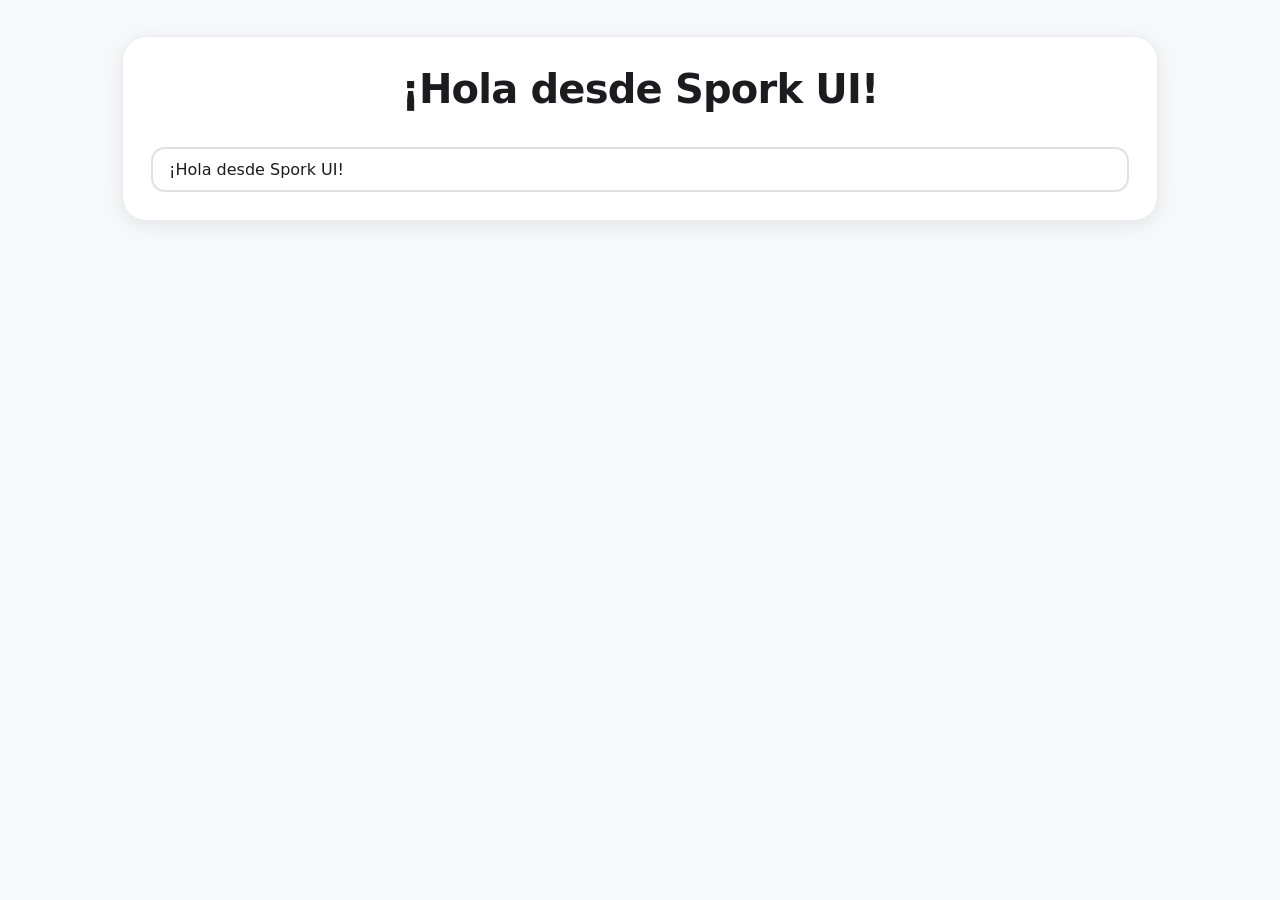
<file: index.html>
<!DOCTYPE html>
<html lang="es">
<head>
    <meta charset="UTF-8">
    <title>Spork App</title>
    <link rel="stylesheet" href="spork.css">
</head>
<body>
    <div id="app" class="sz-page">
        <div class="sz-card sz-center">
            <h1 class="sz-h1" data-spork-text="saludo"></h1>
            <input class="sz-input sz-mt-2" type="text" data-spork-bind="saludo">
        </div>
    </div>

    <script src="spork.js"></script>
    <script>
        Spork.init({
            saludo: "¡Hola desde Spork UI!"
        });
    </script>
</body>
</html>
</file>
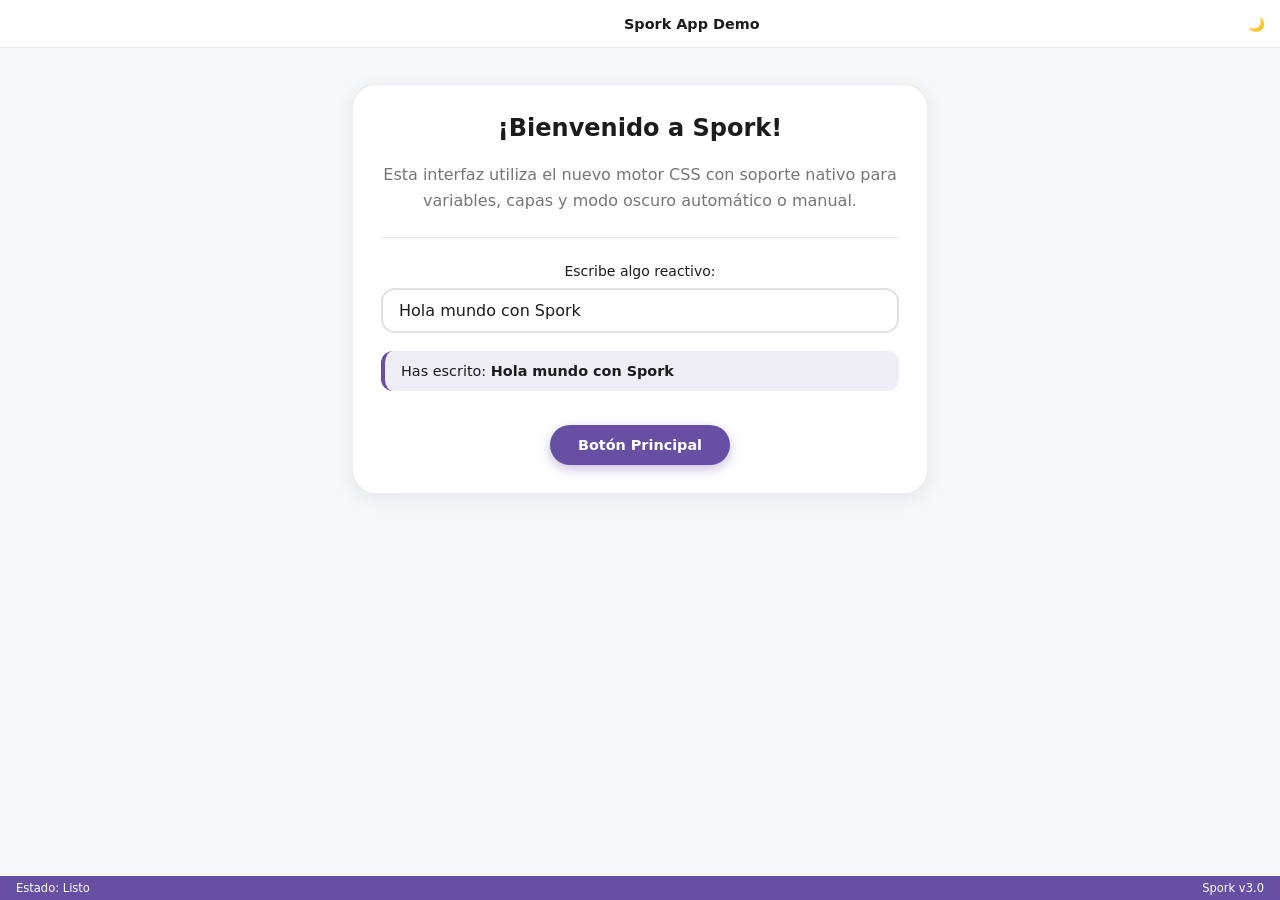
<file: v3/index.html>
<!DOCTYPE html>
<html lang="es">
<head>
  <meta charset="UTF-8">
  <meta name="viewport" content="width=device-width, initial-scale=1.0">
  <title>Spork - Ejemplo Modo Claro / Oscuro</title>
  <!-- Hoja de estilos modernizada (spork.css) -->
  <link rel="stylesheet" href="spork.css">
</head>
<body>

  <div id="app" class="sz-app-shell sz-no-sidebar">
    
    <!-- Toolbar superior con control de tema -->
    <header class="sz-toolbar">
      <div class="sz-toolbar-drag"></div>
      <span class="sz-toolbar-title">Spork App Demo</span>
      <button class="sz-toolbar-btn" data-ripple onclick="toggleTheme()" title="Cambiar Tema">
        🌙
      </button>
    </header>

    <!-- Contenido Principal -->
    <main class="sz-main">
      <div class="sz-page sz-center">
        
        <div class="sz-card sz-max-w-md">
          <h1 class="sz-h2">¡Bienvenido a Spork!</h1>
          <p class="sz-p sz-muted">
            Esta interfaz utiliza el nuevo motor CSS con soporte nativo para variables, capas y modo oscuro automático o manual.
          </p>

          <div class="sz-divider"></div>

          <div class="sz-field">
            <label class="sz-label">Escribe algo reactivo:</label>
            <input type="text" class="sz-input" data-spork-bind="mensaje" placeholder="Escribe aquí...">
          </div>

          <div class="sz-alert">
            <span>Has escrito: <strong data-spork-text="mensaje"></strong></span>
          </div>

          <div class="sz-row sz-row-center sz-mt-2">
            <button class="sz-btn sz-btn-filled" onclick="alert('¡Acción ejecutada desde Spork!')">
              Botón Principal
            </button>
          </div>
        </div>

      </div>
    </main>

    <!-- Barra de estado inferior -->
    <footer class="sz-statusbar">
      <div class="sz-statusbar-item">Estado: Listo</div>
      <div class="sz-statusbar-spacer"></div>
      <div class="sz-statusbar-item">Spork v3.0</div>
    </footer>

  </div>

  <!-- Runtime de Spork (spork.js) -->
  <script src="spork.js"></script>
  <script>
    // Inicializar el estado reactivo con Spork
    const s = state({
      mensaje: 'Hola mundo con Spork'
    });

    // Lógica para alternar el tema claro/oscuro añadiendo la clase .sz-dark o .sz-light al html
    function toggleTheme() {
      const html = document.documentElement;
      const isDark = html.classList.contains('sz-dark') || 
                     (!html.classList.contains('sz-light') && window.matchMedia('(prefers-color-scheme: dark)').matches);
      
      if (isDark) {
        html.classList.remove('sz-dark');
        html.classList.add('sz-light');
        document.querySelector('.sz-toolbar-btn').textContent = '🌙';
      } else {
        html.classList.remove('sz-light');
        html.classList.add('sz-dark');
        document.querySelector('.sz-toolbar-btn').textContent = '☀️';
      }
    }
  </script>
</body>
</html>
</file>
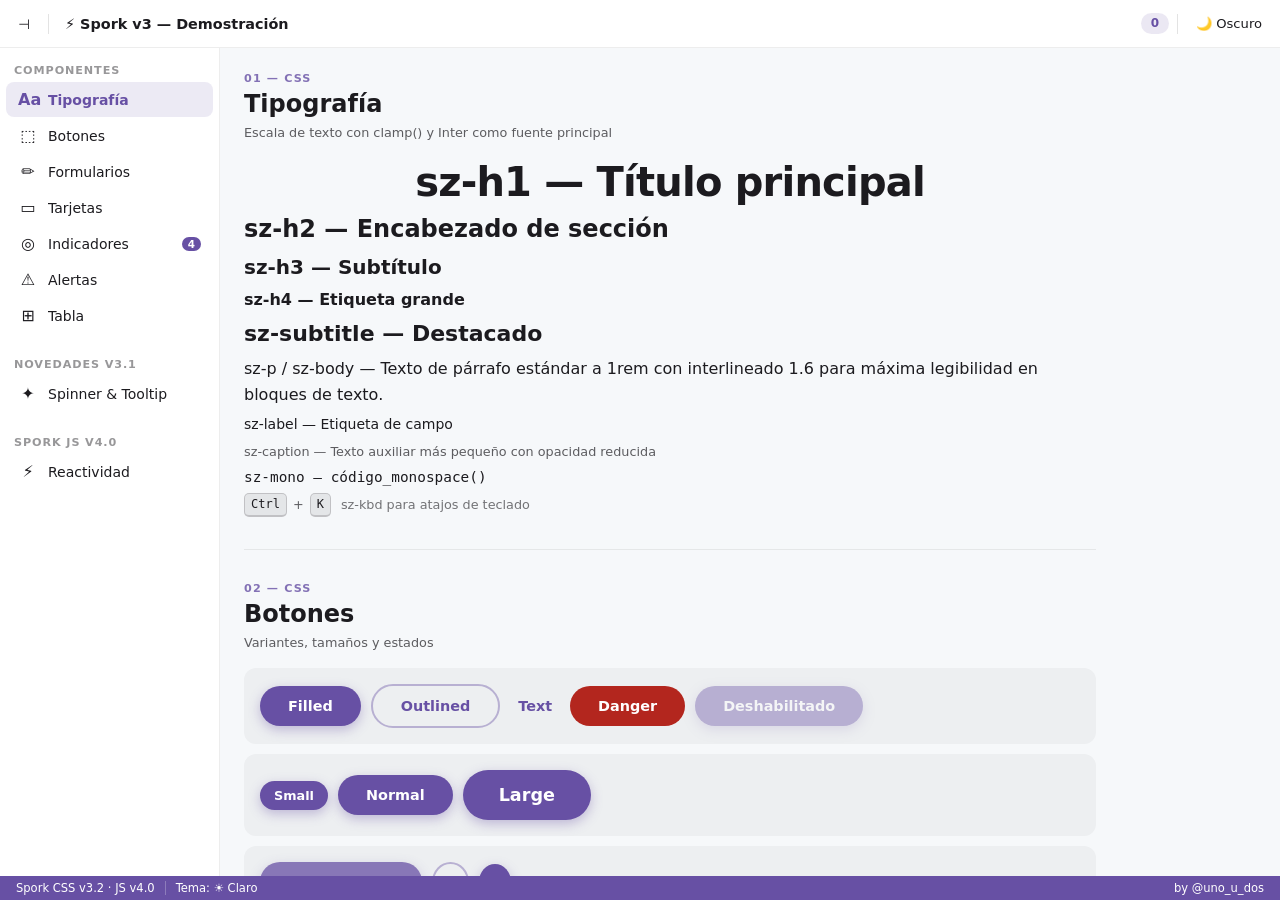
<file: Spork_Demo.html>
<!doctype html><html><head><meta charset=utf8><meta name=viewport content="width=device-width,initial-scale=1,viewport-fit=cover"><style>:root{color-scheme:light;box-sizing:border-box;padding-top:env(safe-area-inset-top,0px);padding-bottom:env(safe-area-inset-bottom,0px)}html{scroll-padding-top:env(safe-area-inset-top,0px)}body{margin:0;padding:0;font:14px -apple-system,BlinkMacSystemFont,sans-serif;background:#faf9f5;color:#141413}img{max-width:100%}[hidden]:not([hidden=until-found i]){display:none!important}</style></head><body>
<title>Spork Demo</title>
<link rel="stylesheet" href="https://fonts.googleapis.com/css2?family=Inter:wght@400;500;600;700&family=JetBrains+Mono:wght@400;500&display=swap">

<style>
html, body { margin: 0; }
/* Spork CSS v3.2 — versión OFICIAL (CSS plano)
 * Sin @layer ni anidado nativo: funciona en cualquier navegador moderno, también abriendo el HTML con file://.
 * No mezcles esta hoja con la variante "@layer/nesting": el anidado nativo no admite el sufijo "&-item" (eso es Sass)
 * y deja sin estilo la sidebar, la toolbar, el modal, etc.  by @uno_u_dos */
*,*::before,*::after{box-sizing:border-box;margin:0;padding:0}

:root {
  --sz-bg: #f6f8fa;
  --sz-surface: #ffffff;
  --sz-on-surface: #1c1b1f;
  --sz-primary: #6750A4;
  --sz-on-primary: #ffffff;
  --sz-error: #b3261e;
  --sz-font: system-ui, -apple-system, sans-serif;
  --sz-font-size: 16px;
}

.sz-dark, [data-theme="dark"] {
  --sz-bg: #121212;
  --sz-surface: #1e1e1e;
  --sz-on-surface: #e3e3e3;
  --sz-primary: #d0bcff;
  --sz-on-primary: #381e72;
  --sz-error: #f2b8b5;
  color: var(--sz-on-surface);
}
.sz-dark:not(html):not(body), [data-theme="dark"]:not(html):not(body) { background: var(--sz-bg); }

html,body{width:100%;min-height:100%;font-family:var(--sz-font);font-size:var(--sz-font-size);background:var(--sz-bg);color:var(--sz-on-surface);-webkit-font-smoothing:antialiased;transition:background-color .2s,color .2s}
#app{width:100%;min-height:100vh}
img,svg{display:block;max-width:100%}
button,input,select,textarea{font:inherit}

/* Layout */
.sz-page{width:100%;padding:16px 12px;display:flex;flex-direction:column;gap:12px;align-items:center}
@media(min-width:480px){.sz-page{padding:20px 16px;gap:14px}}
@media(min-width:768px){.sz-page{padding:28px 24px;gap:16px;max-width:800px;margin:0 auto}}
@media(min-width:1280px){.sz-page{padding:36px 32px;gap:20px;max-width:1100px}}

.sz-col{display:flex;flex-direction:column;gap:12px;width:100%}
@media(min-width:480px){.sz-col{gap:14px}}
@media(min-width:768px){.sz-col{gap:16px}}

.sz-row{display:flex;flex-direction:row;gap:10px;align-items:center;justify-content:center;flex-wrap:wrap;width:100%}
@media(min-width:480px){.sz-row{gap:12px}}
@media(min-width:768px){.sz-row{gap:16px}}

.sz-grid{display:grid;grid-template-columns:1fr;gap:12px;width:100%}
@media(min-width:480px){.sz-grid{grid-template-columns:repeat(2,1fr);gap:14px}}
@media(min-width:768px){.sz-grid{grid-template-columns:repeat(2,1fr);gap:16px}}
@media(min-width:1280px){.sz-grid{grid-template-columns:repeat(3,1fr);gap:20px}}

.sz-center{align-items:center;text-align:center}
.sz-start{align-items:flex-start;text-align:left}
.sz-end{align-items:flex-end;text-align:right}
.sz-spread{justify-content:space-between}
.sz-grow{flex:1 1 0}
.sz-wrap{flex-wrap:wrap}
.sz-scroll{overflow-y:auto;-webkit-overflow-scrolling:touch}

/* Contenedor */
.sz-container{width:100%;max-width:32rem;margin-left:auto;margin-right:auto}

.sz-card{color:var(--sz-on-surface);background:var(--sz-surface);border-radius:16px;padding:16px;box-shadow:0 4px 20px rgba(0,0,0,.08);border:1px solid color-mix(in srgb,var(--sz-primary) 12%,transparent);width:100%;display:flex;flex-direction:column;gap:12px}
@media(min-width:480px){.sz-card{border-radius:20px;padding:18px;gap:14px}}
@media(min-width:768px){.sz-card{border-radius:24px;padding:24px;gap:16px}}
@media(min-width:1280px){.sz-card{padding:28px;gap:18px}}

.sz-divider{width:100%;height:1px;background:color-mix(in srgb,var(--sz-on-surface) 10%,transparent);margin:6px 0}

/* Tipografía */
.sz-h1{font-size:clamp(1.4rem,5vw,2.5rem);font-weight:700;line-height:1.2;letter-spacing:-.02em;text-align:center}
.sz-h2{font-size:clamp(1.05rem,3vw,1.5rem);font-weight:600;line-height:1.3}
.sz-h3{font-size:clamp(1rem,2.5vw,1.25rem);font-weight:600;line-height:1.4}
.sz-h4{font-size:1rem;font-weight:600;line-height:1.4}
.sz-p{font-size:1rem;line-height:1.6}
.sz-label{font-size:.875rem;font-weight:500;line-height:1.4;display:block}
.sz-caption{font-size:.8rem;line-height:1.4;opacity:.7}
.sz-subtitle{font-size:clamp(1.1rem,2.5vw,1.375rem);font-weight:600;line-height:1.3}
.sz-body{font-size:1rem;line-height:1.6}
.sz-mono{font-family:ui-monospace,monospace;font-size:.9em}
.sz-muted{opacity:.6}
.sz-bold{font-weight:700}

/* Botón */
.sz-btn{display:inline-flex;align-items:center;justify-content:center;gap:8px;padding:10px 20px;border:none;border-radius:99px;font-size:.875rem;font-weight:600;cursor:pointer;transition:opacity .15s,transform .1s;user-select:none;-webkit-tap-highlight-color:transparent;white-space:nowrap;width:100%}
@media(min-width:480px){.sz-btn{width:auto;padding:11px 24px;font-size:.9rem}}
@media(min-width:768px){.sz-btn{padding:12px 28px}}
.sz-btn:active{transform:scale(.97)}
.sz-btn:disabled{opacity:.4;cursor:not-allowed;transform:none}
.sz-btn-filled{background:var(--sz-primary);color:var(--sz-on-primary);box-shadow:0 4px 12px color-mix(in srgb,var(--sz-primary) 35%,transparent)}
.sz-btn-filled:hover:not(:disabled){opacity:.9}
.sz-btn-outlined{background:transparent;color:var(--sz-primary);border:2px solid color-mix(in srgb,var(--sz-primary) 40%,transparent)}
.sz-btn-outlined:hover:not(:disabled){background:color-mix(in srgb,var(--sz-primary) 7%,transparent)}
.sz-btn-text{background:transparent;color:var(--sz-primary);padding-left:8px;padding-right:8px}
.sz-btn-text:hover:not(:disabled){background:color-mix(in srgb,var(--sz-primary) 7%,transparent)}
.sz-btn-danger{background:var(--sz-error);color:#fff}
.sz-btn-sm{padding:7px 14px;font-size:.8rem}
.sz-btn-lg{padding:13px 28px;font-size:1rem}
@media(min-width:768px){.sz-btn-lg{padding:15px 36px;font-size:1.1rem}}
.sz-btn-full{width:100%}
.sz-btn-icon{padding:10px;border-radius:50%;aspect-ratio:1}
.sz-btn-row{width:100%}
@media(min-width:480px){.sz-btn-row{width:auto}}

/* Input */
.sz-input{width:100%;padding:10px 14px;border:2px solid color-mix(in srgb,var(--sz-on-surface) 13%,transparent);border-radius:12px;font-size:1rem;background:var(--sz-surface);color:var(--sz-on-surface);outline:none;transition:border-color .15s,box-shadow .15s}
@media(min-width:480px){.sz-input{padding:11px 16px;border-radius:14px}}
.sz-input:focus{border-color:var(--sz-primary);box-shadow:0 0 0 3px color-mix(in srgb,var(--sz-primary) 13%,transparent)}
.sz-input::placeholder{opacity:.4}
.sz-input:disabled{opacity:.5;cursor:not-allowed}
.sz-textarea{width:100%;padding:10px 14px;border:2px solid color-mix(in srgb,var(--sz-on-surface) 13%,transparent);border-radius:12px;font-size:1rem;background:var(--sz-surface);color:var(--sz-on-surface);outline:none;resize:vertical;min-height:80px;line-height:1.6;transition:border-color .15s}
@media(min-width:480px){.sz-textarea{padding:11px 16px;border-radius:14px}}
.sz-textarea:focus{border-color:var(--sz-primary);box-shadow:0 0 0 3px color-mix(in srgb,var(--sz-primary) 13%,transparent)}
.sz-select{width:100%;padding:10px 36px 10px 14px;border:2px solid color-mix(in srgb,var(--sz-on-surface) 13%,transparent);border-radius:12px;font-size:1rem;background:var(--sz-surface);color:var(--sz-on-surface);outline:none;-webkit-appearance:none;cursor:pointer;transition:border-color .15s}
@media(min-width:480px){.sz-select{padding:11px 36px 11px 16px;border-radius:14px}}
.sz-select:focus{border-color:var(--sz-primary);box-shadow:0 0 0 3px color-mix(in srgb,var(--sz-primary) 13%,transparent)}

/* Badge */
.sz-badge{display:inline-flex;align-items:center;padding:2px 10px;border-radius:99px;font-size:.75rem;font-weight:600;line-height:1.4;background:color-mix(in srgb,var(--sz-primary) 13%,transparent);color:var(--sz-primary)}

/* Listas */
.sz-ul{list-style:none;width:100%;display:flex;flex-direction:column;gap:4px}
.sz-ol{list-style:decimal;list-style-position:inside;width:100%;display:flex;flex-direction:column;gap:4px}
.sz-li{font-size:.875rem;padding:4px 0}

/* Multimedia */
.sz-img{border-radius:12px;object-fit:cover;width:100%}
@media(min-width:480px){.sz-img{border-radius:14px}}
.sz-video{border-radius:12px;width:100%}
.sz-audio{width:100%}

/* Nav / footer */
.sz-nav{display:flex;align-items:center;gap:12px;width:100%}
.sz-footer{margin-top:2rem;padding-top:1rem;border-top:1px solid color-mix(in srgb,var(--sz-on-surface) 10%,transparent);font-size:.875rem;opacity:.7;width:100%}

/* Nuevos Componentes: Alertas, Progreso y Tablas */
.sz-alert{padding:12px 16px;border-radius:12px;font-size:.9rem;background:color-mix(in srgb,var(--sz-primary) 10%,transparent);border-left:4px solid var(--sz-primary);color:var(--sz-on-surface);width:100%;display:flex;align-items:center;gap:10px}
.sz-alert-error{background:color-mix(in srgb,var(--sz-error) 10%,transparent);border-left-color:var(--sz-error)}

.sz-progress{width:100%;height:8px;background:color-mix(in srgb,var(--sz-on-surface) 10%,transparent);border-radius:99px;overflow:hidden}
.sz-progress-bar{height:100%;background:var(--sz-primary);border-radius:99px;transition:width .3s ease}

.sz-table-container{width:100%;overflow-x:auto;border-radius:12px;border:1px solid color-mix(in srgb,var(--sz-on-surface) 10%,transparent)}
.sz-table{width:100%;border-collapse:collapse;text-align:left;font-size:.9rem}
.sz-table th,.sz-table td{padding:10px 14px;border-bottom:1px solid color-mix(in srgb,var(--sz-on-surface) 8%,transparent)}
.sz-table th{font-weight:600;background:color-mix(in srgb,var(--sz-primary) 6%,transparent)}
.sz-table tr:last-child td{border-bottom:none}
.sz-table-striped tbody tr:nth-child(even){background:color-mix(in srgb,var(--sz-on-surface) 3%,transparent)}

/* Utilidades de Espaciado Atómico */
.sz-m-0{margin:0}.sz-mt-1{margin-top:8px}.sz-mt-2{margin-top:16px}.sz-mt-3{margin-top:24px}
.sz-mb-1{margin-bottom:8px}.sz-mb-2{margin-bottom:16px}.sz-mb-3{margin-bottom:24px}
.sz-p-0{padding:0}.sz-p-1{padding:8px}.sz-p-2{padding:16px}.sz-p-3{padding:24px}

/* Utilidades Generales */
.sz-w-full{width:100%}
.sz-hidden{display:none!important}
.sz-truncate{overflow:hidden;text-overflow:ellipsis;white-space:nowrap}
.sz-no-select{user-select:none;-webkit-user-select:none}

/* Ripple */
[data-ripple]{position:relative;overflow:hidden}
[data-ripple]::after{content:'';position:absolute;inset:0;background:currentColor;opacity:0;transition:opacity 200ms;pointer-events:none;border-radius:inherit}
[data-ripple]:hover::after{opacity:.08}[data-ripple]:active::after{opacity:.12}

/* Scrollbar */
::-webkit-scrollbar{width:4px}::-webkit-scrollbar-thumb{background:#cac4d0;border-radius:4px}

/* Animación */
@keyframes sz-fade-in{from{opacity:0;transform:translateY(6px)}to{opacity:1;transform:none}}
.sz-fade-in{animation:sz-fade-in .2s ease both}
/* Utilidades de Estado Dinámico */
.sz-active { opacity: 1; font-weight: 600; }
.sz-disabled { opacity: 0.4; pointer-events: none; }

/* ── Modal ───────────────────────────────────────────────────────────────── */
.sz-modal-overlay{position:fixed;inset:0;z-index:9998;background:rgba(0,0,0,.5);display:flex;align-items:center;justify-content:center;backdrop-filter:blur(4px);animation:sz-fade-in .15s ease}
.sz-modal{background:var(--sz-surface);border-radius:20px;padding:24px;width:90%;max-width:480px;max-height:90vh;overflow-y:auto;box-shadow:0 24px 64px rgba(0,0,0,.25);border:1px solid color-mix(in srgb,var(--sz-primary) 10%,transparent);z-index:9999;animation:sz-slide-in .18s ease;display:flex;flex-direction:column;gap:16px}
@media(min-width:480px){.sz-modal{padding:28px}}
@keyframes sz-slide-in{from{transform:translateY(-16px) scale(.97);opacity:0}to{transform:none;opacity:1}}
.sz-modal-header{display:flex;align-items:center;justify-content:space-between;gap:12px}
.sz-modal-title{font-size:1.1rem;font-weight:700}
.sz-modal-close{background:transparent;border:none;cursor:pointer;color:var(--sz-on-surface);opacity:.5;font-size:1.2rem;padding:4px;border-radius:6px;transition:opacity .15s}
.sz-modal-close:hover{opacity:1}
.sz-modal-body{font-size:.95rem;line-height:1.6;color:var(--sz-on-surface);opacity:.85}
.sz-modal-footer{display:flex;gap:8px;justify-content:flex-end;flex-wrap:wrap}

/* ── Tooltip ─────────────────────────────────────────────────────────────── */
.sz-tooltip-wrap{position:relative;display:inline-flex}
.sz-tooltip-wrap .sz-tooltip{position:absolute;bottom:calc(100% + 8px);left:50%;transform:translateX(-50%);background:#1c1b1f;color:#fff;font-size:.78rem;padding:5px 10px;border-radius:7px;white-space:nowrap;pointer-events:none;opacity:0;transition:opacity .15s;z-index:9997}
.sz-tooltip-wrap .sz-tooltip::after{content:'';position:absolute;top:100%;left:50%;transform:translateX(-50%);border:5px solid transparent;border-top-color:#1c1b1f}
.sz-tooltip-wrap:hover .sz-tooltip{opacity:1}

/* ── Tabs ────────────────────────────────────────────────────────────────── */
.sz-tabs{display:flex;flex-direction:column;gap:0;width:100%}
.sz-tab-list{display:flex;gap:0;border-bottom:2px solid color-mix(in srgb,var(--sz-on-surface) 10%,transparent);overflow-x:auto;-webkit-overflow-scrolling:touch;scrollbar-width:none}
.sz-tab-list::-webkit-scrollbar{display:none}
.sz-tab-btn{padding:10px 18px;border:none;background:transparent;color:var(--sz-on-surface);font-size:.9rem;font-weight:500;cursor:pointer;border-bottom:2px solid transparent;margin-bottom:-2px;transition:color .15s,border-color .15s;white-space:nowrap;font-family:inherit}
.sz-tab-btn:hover{color:var(--sz-primary)}
.sz-tab-btn.sz-active{color:var(--sz-primary);border-bottom-color:var(--sz-primary);font-weight:600}
.sz-tab-panel{padding:16px 0;display:none}
.sz-tab-panel.sz-active{display:block;animation:sz-fade-in .18s ease}

/* ── Spinner ─────────────────────────────────────────────────────────────── */
.sz-spinner{display:inline-block;width:24px;height:24px;border:3px solid color-mix(in srgb,var(--sz-primary) 25%,transparent);border-top-color:var(--sz-primary);border-radius:50%;animation:sz-spin .7s linear infinite;flex-shrink:0}
.sz-spinner-sm{width:16px;height:16px;border-width:2px}
.sz-spinner-lg{width:40px;height:40px;border-width:4px}
.sz-spinner-center{display:flex;justify-content:center;align-items:center;width:100%;padding:32px 0}
@keyframes sz-spin{to{transform:rotate(360deg)}}

/* ── Avatar ──────────────────────────────────────────────────────────────── */
.sz-avatar{display:inline-flex;align-items:center;justify-content:center;border-radius:50%;overflow:hidden;background:color-mix(in srgb,var(--sz-primary) 20%,transparent);color:var(--sz-primary);font-weight:700;flex-shrink:0;width:40px;height:40px;font-size:1rem}
.sz-avatar-sm{width:28px;height:28px;font-size:.75rem}
.sz-avatar-lg{width:56px;height:56px;font-size:1.4rem}
.sz-avatar-xl{width:80px;height:80px;font-size:2rem}
.sz-avatar img{width:100%;height:100%;object-fit:cover}
.sz-avatar-group{display:flex;flex-direction:row-reverse;justify-content:flex-end}
.sz-avatar-group .sz-avatar{margin-left:-8px;border:2px solid var(--sz-bg)}

/* ── Switch ──────────────────────────────────────────────────────────────── */
.sz-switch{position:relative;display:inline-flex;align-items:center;gap:8px;cursor:pointer;user-select:none}
.sz-switch input{position:absolute;opacity:0;width:0;height:0}
.sz-switch-track{position:relative;width:44px;height:24px;background:color-mix(in srgb,var(--sz-on-surface) 20%,transparent);border-radius:99px;transition:background .2s;flex-shrink:0}
.sz-switch input:checked ~ .sz-switch-track{background:var(--sz-primary)}
.sz-switch-thumb{position:absolute;left:3px;top:3px;width:18px;height:18px;background:#fff;border-radius:50%;transition:transform .2s;box-shadow:0 1px 4px rgba(0,0,0,.25)}
.sz-switch input:checked ~ .sz-switch-track .sz-switch-thumb{transform:translateX(20px)}
.sz-switch-label{font-size:.9rem}

/* ── Slider ──────────────────────────────────────────────────────────────── */
.sz-slider{-webkit-appearance:none;appearance:none;width:100%;height:4px;border-radius:99px;background:color-mix(in srgb,var(--sz-primary) 20%,transparent);outline:none;cursor:pointer}
.sz-slider::-webkit-slider-thumb{-webkit-appearance:none;appearance:none;width:18px;height:18px;border-radius:50%;background:var(--sz-primary);box-shadow:0 2px 6px color-mix(in srgb,var(--sz-primary) 40%,transparent);transition:transform .1s}
.sz-slider::-webkit-slider-thumb:hover{transform:scale(1.2)}
.sz-slider::-moz-range-thumb{width:18px;height:18px;border-radius:50%;background:var(--sz-primary);border:none;box-shadow:0 2px 6px color-mix(in srgb,var(--sz-primary) 40%,transparent)}

/* ── Skeleton ────────────────────────────────────────────────────────────── */
.sz-skeleton{background:linear-gradient(90deg,color-mix(in srgb,var(--sz-on-surface) 8%,transparent) 25%,color-mix(in srgb,var(--sz-on-surface) 14%,transparent) 50%,color-mix(in srgb,var(--sz-on-surface) 8%,transparent) 75%);background-size:200% 100%;animation:sz-shimmer 1.4s infinite;border-radius:8px}
.sz-skeleton-text{height:1em;width:100%;border-radius:4px}
.sz-skeleton-title{height:1.5em;width:60%;border-radius:4px}
.sz-skeleton-avatar{width:40px;height:40px;border-radius:50%;flex-shrink:0}
.sz-skeleton-btn{height:38px;width:100px;border-radius:99px}
.sz-skeleton-card{height:120px;width:100%;border-radius:16px}
@keyframes sz-shimmer{0%{background-position:200% 0}100%{background-position:-200% 0}}

/* ── Toast ───────────────────────────────────────────────────────────────── */
.sz-toast-container{position:fixed;bottom:24px;right:24px;z-index:9999;display:flex;flex-direction:column;gap:8px;pointer-events:none}
.sz-toast{background:var(--sz-surface);border-radius:12px;padding:12px 16px;font-size:.875rem;box-shadow:0 8px 24px rgba(0,0,0,.18);border-left:4px solid var(--sz-primary);display:flex;align-items:center;gap:10px;pointer-events:all;animation:sz-toast-in .2s ease;max-width:360px;color:var(--sz-on-surface)}
.sz-toast-success{border-left-color:#2e7d32}
.sz-toast-error  {border-left-color:var(--sz-error)}
.sz-toast-warning{border-left-color:#f57c00}
@keyframes sz-toast-in{from{transform:translateX(24px);opacity:0}to{transform:none;opacity:1}}

/* ── Card variantes ──────────────────────────────────────────────────────── */
.sz-card-flat{box-shadow:none;border:1px solid color-mix(in srgb,var(--sz-on-surface) 10%,transparent)}
.sz-card-interactive{cursor:pointer;transition:transform .15s,box-shadow .15s}
.sz-card-interactive:hover{transform:translateY(-2px);box-shadow:0 8px 28px rgba(0,0,0,.13)}
.sz-card-interactive:active{transform:translateY(0)}

/* ── Botón con loading ───────────────────────────────────────────────────── */
.sz-btn.sz-loading{pointer-events:none;opacity:.75}
.sz-btn.sz-loading::after{content:'';display:inline-block;width:14px;height:14px;border:2px solid currentColor;border-top-color:transparent;border-radius:50%;animation:sz-spin .6s linear infinite;margin-left:6px}

/* ── Input variantes ─────────────────────────────────────────────────────── */
.sz-input-error,.sz-textarea-error,.sz-select-error{border-color:var(--sz-error)!important}
.sz-input-error:focus,.sz-textarea-error:focus,.sz-select-error:focus{box-shadow:0 0 0 3px color-mix(in srgb,var(--sz-error) 15%,transparent)!important}
.sz-input-success,.sz-textarea-success{border-color:#2e7d32!important}
.sz-input-success:focus,.sz-textarea-success:focus{box-shadow:0 0 0 3px rgba(46,125,50,.15)!important}
.sz-field{display:flex;flex-direction:column;gap:6px;width:100%}
.sz-field-hint{font-size:.8rem;opacity:.65}
.sz-field-error{font-size:.8rem;color:var(--sz-error)}

/* ── Animaciones extra ───────────────────────────────────────────────────── */
@keyframes sz-slide-up{from{transform:translateY(12px);opacity:0}to{transform:none;opacity:1}}
@keyframes sz-slide-down{from{transform:translateY(-12px);opacity:0}to{transform:none;opacity:1}}
@keyframes sz-bounce{0%,100%{transform:translateY(0)}50%{transform:translateY(-6px)}}
@keyframes sz-pulse{0%,100%{opacity:1}50%{opacity:.4}}
.sz-slide-up  {animation:sz-slide-up   .2s ease both}
.sz-slide-down{animation:sz-slide-down .2s ease both}
.sz-bounce    {animation:sz-bounce     .6s ease infinite}
.sz-pulse     {animation:sz-pulse      1.2s ease infinite}

/* ── Estado ──────────────────────────────────────────────────────────────── */
.sz-active   {opacity:1;font-weight:600}
.sz-disabled {opacity:.4;pointer-events:none;cursor:not-allowed}
.sz-loading  {opacity:.6;cursor:wait;pointer-events:none}
.sz-selected {outline:2px solid var(--sz-primary);outline-offset:2px}
.sz-error-state  {border-color:var(--sz-error)!important;color:var(--sz-error)}
.sz-success-state{color:#2e7d32}
.sz-clickable{cursor:pointer;user-select:none;-webkit-tap-highlight-color:transparent}
.sz-hoverable:hover{background:color-mix(in srgb,var(--sz-primary) 7%,transparent)}

/* ── Texto semántico ─────────────────────────────────────────────────────── */
.sz-text-primary{color:var(--sz-primary)}
.sz-text-error  {color:var(--sz-error)}
.sz-text-success{color:#2e7d32}
.sz-text-warning{color:#f57c00}
.sz-text-muted  {opacity:.55}

/* ── Sombras ─────────────────────────────────────────────────────────────── */
.sz-shadow-sm{box-shadow:0 1px 4px rgba(0,0,0,.08)}
.sz-shadow   {box-shadow:0 4px 16px rgba(0,0,0,.10)}
.sz-shadow-lg{box-shadow:0 12px 40px rgba(0,0,0,.16)}
.sz-shadow-xl{box-shadow:0 24px 64px rgba(0,0,0,.22)}
.sz-shadow-none{box-shadow:none}

/* ── Border radius ───────────────────────────────────────────────────────── */
.sz-rounded-none{border-radius:0}
.sz-rounded-sm  {border-radius:4px}
.sz-rounded     {border-radius:8px}
.sz-rounded-lg  {border-radius:16px}
.sz-rounded-xl  {border-radius:24px}
.sz-rounded-full{border-radius:9999px}

/* ── Gap ─────────────────────────────────────────────────────────────────── */
.sz-gap-0{gap:0}.sz-gap-1{gap:4px}.sz-gap-2{gap:8px}.sz-gap-3{gap:12px}
.sz-gap-4{gap:16px}.sz-gap-5{gap:20px}.sz-gap-6{gap:24px}.sz-gap-8{gap:32px}

/* ── Overflow ────────────────────────────────────────────────────────────── */
.sz-overflow-hidden {overflow:hidden}
.sz-overflow-auto   {overflow:auto}
.sz-overflow-x-auto {overflow-x:auto}
.sz-overflow-y-auto {overflow-y:auto}
.sz-overflow-x-hidden{overflow-x:hidden}

/* ── Posición ────────────────────────────────────────────────────────────── */
.sz-relative{position:relative}
.sz-absolute{position:absolute}
.sz-fixed   {position:fixed}
.sz-sticky  {position:sticky;top:0;z-index:10}

/* ── Flex / Grid utilidades ──────────────────────────────────────────────── */
.sz-flex        {display:flex}
.sz-inline-flex {display:inline-flex}
.sz-grid-auto   {display:grid;grid-template-columns:repeat(auto-fill,minmax(200px,1fr));gap:16px}
.sz-items-start {align-items:flex-start}
.sz-items-center{align-items:center}
.sz-items-end   {align-items:flex-end}
.sz-justify-start  {justify-content:flex-start}
.sz-justify-center {justify-content:center}
.sz-justify-end    {justify-content:flex-end}
.sz-justify-between{justify-content:space-between}
.sz-flex-col    {flex-direction:column}
.sz-flex-row    {flex-direction:row}
.sz-flex-1      {flex:1 1 0}
.sz-flex-none   {flex:none}
.sz-self-start  {align-self:flex-start}
.sz-self-center {align-self:center}
.sz-self-end    {align-self:flex-end}
.sz-self-stretch{align-self:stretch}

/* ── Display ─────────────────────────────────────────────────────────────── */
.sz-block       {display:block}
.sz-inline-block{display:inline-block}
.sz-inline      {display:inline}
.sz-contents    {display:contents}

/* ── Dimensiones ─────────────────────────────────────────────────────────── */
.sz-w-auto {width:auto}
.sz-w-half {width:50%}
.sz-w-full {width:100%}
.sz-h-full {height:100%}
.sz-h-screen{height:100vh}
.sz-min-h-0{min-height:0}
.sz-max-w-sm {max-width:24rem}
.sz-max-w-md {max-width:36rem}
.sz-max-w-lg {max-width:48rem}
.sz-max-w-xl {max-width:64rem}
.sz-max-w-full{max-width:100%}

/* ── Tema claro explícito ────────────────────────────────────────────────── */
/* Fuerza tema claro en cualquier elemento, incluso dentro de sz-dark        */
.sz-light, [data-theme="light"] {
  --sz-bg: #f6f8fa;
  --sz-surface: #ffffff;
  --sz-on-surface: #1c1b1f;
  --sz-primary: #6750A4;
  --sz-on-primary: #ffffff;
  --sz-error: #b3261e;
  background: var(--sz-bg);
  color: var(--sz-on-surface);
}

/* Toggle automático según preferencia del sistema (sin JS) */
@media (prefers-color-scheme: dark) {
  :root:not(.sz-light):not([data-theme="light"]) {
    --sz-bg: #121212;
    --sz-surface: #1e1e1e;
    --sz-on-surface: #e3e3e3;
    --sz-primary: #d0bcff;
    --sz-on-primary: #381e72;
    --sz-error: #f2b8b5;
  }
}

/* Transición suave al cambiar de tema */
html, body, .sz-card, .sz-modal, .sz-toast, .sz-input, .sz-textarea, .sz-select {
  transition: background-color .25s ease, color .25s ease, border-color .25s ease;
}

/* ══════════════════════════════════════════════════════════════════════════ */
/* Componentes de App                                                         */
/* ══════════════════════════════════════════════════════════════════════════ */

/* ── App Shell ───────────────────────────────────────────────────────────── */
/* Layout raíz de app: toolbar + (sidebar | contenido) + statusbar           */
.sz-app-shell {
  display: grid;
  grid-template-rows: auto 1fr auto;
  grid-template-columns: auto 1fr;
  grid-template-areas:
    "toolbar  toolbar"
    "sidebar  main"
    "statusbar statusbar";
  height: 100vh;
  width: 100vw;
  overflow: hidden;
  background: var(--sz-bg);
  color: var(--sz-on-surface);
}
.sz-app-shell.sz-no-sidebar {
  grid-template-columns: 1fr;
  grid-template-areas:
    "toolbar"
    "main"
    "statusbar";
}

/* ── Toolbar ─────────────────────────────────────────────────────────────── */
.sz-toolbar {
  grid-area: toolbar;
  display: flex;
  align-items: center;
  gap: 4px;
  padding: 0 8px;
  height: 48px;
  background: var(--sz-surface);
  border-bottom: 1px solid color-mix(in srgb, var(--sz-on-surface) 8%, transparent);
  user-select: none;
  z-index: 100;
  flex-shrink: 0;
}
.sz-toolbar-title {
  font-size: .9rem;
  font-weight: 600;
  padding: 0 8px;
  flex: 1;
  overflow: hidden;
  text-overflow: ellipsis;
  white-space: nowrap;
}
.sz-toolbar-sep {
  width: 1px;
  height: 20px;
  background: color-mix(in srgb, var(--sz-on-surface) 12%, transparent);
  margin: 0 4px;
  flex-shrink: 0;
}
.sz-toolbar-spacer { flex: 1; }

/* Toolbar draggable (frameless) */
.sz-toolbar-drag {
  -webkit-app-region: drag;
  flex: 1;
  height: 100%;
  min-width: 20px;
}
.sz-toolbar-drag * { -webkit-app-region: no-drag; }

/* Botones de toolbar */
.sz-toolbar-btn {
  display: inline-flex;
  align-items: center;
  justify-content: center;
  width: 32px;
  height: 32px;
  border: none;
  border-radius: 6px;
  background: transparent;
  color: var(--sz-on-surface);
  cursor: pointer;
  font-size: .85rem;
  transition: background .12s;
  flex-shrink: 0;
  font-family: inherit;
}
.sz-toolbar-btn:hover  { background: color-mix(in srgb, var(--sz-on-surface) 8%, transparent); }
.sz-toolbar-btn:active { background: color-mix(in srgb, var(--sz-on-surface) 14%, transparent); }
.sz-toolbar-btn.sz-active { background: color-mix(in srgb, var(--sz-primary) 15%, transparent); color: var(--sz-primary); }
.sz-toolbar-btn-wide { width: auto; padding: 0 10px; gap: 6px; font-size: .82rem; font-weight: 500; }

/* ── Sidebar ─────────────────────────────────────────────────────────────── */
.sz-sidebar {
  grid-area: sidebar;
  display: flex;
  flex-direction: column;
  width: 220px;
  background: var(--sz-surface);
  border-right: 1px solid color-mix(in srgb, var(--sz-on-surface) 8%, transparent);
  overflow-y: auto;
  overflow-x: hidden;
  flex-shrink: 0;
  z-index: 50;
  transition: width .2s ease;
}
.sz-sidebar.sz-collapsed { width: 48px; }
.sz-sidebar.sz-collapsed .sz-sidebar-label { display: none; }
.sz-sidebar.sz-collapsed .sz-sidebar-section-title { display: none; }

.sz-sidebar-section { padding: 8px 0; }
.sz-sidebar-section-title {
  font-size: .7rem;
  font-weight: 700;
  letter-spacing: .08em;
  text-transform: uppercase;
  opacity: .45;
  padding: 8px 14px 4px;
}
.sz-sidebar-item {
  display: flex;
  align-items: center;
  gap: 10px;
  padding: 8px 12px;
  margin: 1px 6px;
  border-radius: 8px;
  cursor: pointer;
  font-size: .875rem;
  color: var(--sz-on-surface);
  text-decoration: none;
  transition: background .12s, color .12s;
  user-select: none;
  white-space: nowrap;
  overflow: hidden;
}
.sz-sidebar-item:hover  { background: color-mix(in srgb, var(--sz-on-surface) 6%, transparent); }
.sz-sidebar-item.sz-active {
  background: color-mix(in srgb, var(--sz-primary) 12%, transparent);
  color: var(--sz-primary);
  font-weight: 600;
}
.sz-sidebar-icon {
  width: 20px;
  text-align: center;
  flex-shrink: 0;
  font-size: 1rem;
}
.sz-sidebar-label { flex: 1; overflow: hidden; text-overflow: ellipsis; }
.sz-sidebar-badge {
  background: var(--sz-primary);
  color: var(--sz-on-primary);
  font-size: .65rem;
  font-weight: 700;
  padding: 1px 6px;
  border-radius: 99px;
  flex-shrink: 0;
}
.sz-sidebar-divider {
  height: 1px;
  background: color-mix(in srgb, var(--sz-on-surface) 8%, transparent);
  margin: 4px 12px;
}

/* ── Main content ────────────────────────────────────────────────────────── */
.sz-main {
  grid-area: main;
  overflow: auto;
  position: relative;
  display: flex;
  flex-direction: column;
}

/* ── Statusbar ───────────────────────────────────────────────────────────── */
.sz-statusbar {
  grid-area: statusbar;
  display: flex;
  align-items: center;
  gap: 0;
  height: 24px;
  padding: 0 8px;
  background: var(--sz-primary);
  color: var(--sz-on-primary);
  font-size: .72rem;
  user-select: none;
  flex-shrink: 0;
  z-index: 100;
  overflow: hidden;
}
.sz-statusbar-item {
  display: inline-flex;
  align-items: center;
  gap: 4px;
  padding: 0 8px;
  height: 100%;
  cursor: default;
  transition: background .12s;
  white-space: nowrap;
}
.sz-statusbar-item:hover { background: rgba(255,255,255,.12); cursor: pointer; }
.sz-statusbar-sep { width: 1px; height: 14px; background: rgba(255,255,255,.25); margin: 0 2px; }
.sz-statusbar-spacer { flex: 1; }

/* ── Context Menu ────────────────────────────────────────────────────────── */
.sz-context-menu {
  position: fixed;
  background: var(--sz-surface);
  border: 1px solid color-mix(in srgb, var(--sz-on-surface) 12%, transparent);
  border-radius: 10px;
  padding: 4px;
  min-width: 180px;
  box-shadow: 0 8px 32px rgba(0,0,0,.22);
  z-index: 99999;
  animation: sz-fade-in .1s ease;
  font-size: .875rem;
}
.sz-context-item {
  display: flex;
  align-items: center;
  gap: 10px;
  padding: 7px 10px;
  border-radius: 7px;
  cursor: pointer;
  color: var(--sz-on-surface);
  transition: background .1s;
  white-space: nowrap;
  user-select: none;
}
.sz-context-item:hover { background: color-mix(in srgb, var(--sz-primary) 10%, transparent); color: var(--sz-primary); }
.sz-context-item.sz-danger:hover { background: color-mix(in srgb, var(--sz-error) 10%, transparent); color: var(--sz-error); }
.sz-context-item:active { background: color-mix(in srgb, var(--sz-primary) 18%, transparent); }
.sz-context-item-icon { width: 16px; text-align: center; opacity: .7; flex-shrink: 0; }
.sz-context-item-shortcut { margin-left: auto; opacity: .4; font-size: .75rem; font-family: ui-monospace, monospace; }
.sz-context-sep { height: 1px; background: color-mix(in srgb, var(--sz-on-surface) 8%, transparent); margin: 3px 8px; }
.sz-context-item.sz-disabled { opacity: .35; pointer-events: none; }

/* ── Panels (split view) ─────────────────────────────────────────────────── */
.sz-panels {
  display: flex;
  width: 100%;
  height: 100%;
  overflow: hidden;
}
.sz-panels.sz-vertical { flex-direction: column; }
.sz-panel {
  overflow: auto;
  position: relative;
  flex: 1 1 0;
  min-width: 0;
  min-height: 0;
}
.sz-panel-resizer {
  flex-shrink: 0;
  background: color-mix(in srgb, var(--sz-on-surface) 7%, transparent);
  transition: background .15s;
  position: relative;
  z-index: 10;
}
.sz-panels:not(.sz-vertical) .sz-panel-resizer {
  width: 4px;
  cursor: col-resize;
}
.sz-panels.sz-vertical .sz-panel-resizer {
  height: 4px;
  cursor: row-resize;
}
.sz-panel-resizer:hover,
.sz-panel-resizer.sz-dragging { background: var(--sz-primary); }

/* ── Drag & Drop ─────────────────────────────────────────────────────────── */
.sz-draggable {
  cursor: grab;
  user-select: none;
}
.sz-draggable:active { cursor: grabbing; }
.sz-draggable.sz-dragging {
  opacity: .5;
  outline: 2px dashed var(--sz-primary);
  outline-offset: 2px;
}
.sz-drop-zone {
  border: 2px dashed color-mix(in srgb, var(--sz-on-surface) 20%, transparent);
  border-radius: 12px;
  transition: border-color .15s, background .15s;
  display: flex;
  align-items: center;
  justify-content: center;
  min-height: 80px;
}
.sz-drop-zone.sz-drag-over {
  border-color: var(--sz-primary);
  background: color-mix(in srgb, var(--sz-primary) 8%, transparent);
}

/* ── Breadcrumb ──────────────────────────────────────────────────────────── */
.sz-breadcrumb {
  display: flex;
  align-items: center;
  gap: 4px;
  font-size: .82rem;
  flex-wrap: wrap;
  color: var(--sz-on-surface);
  opacity: .7;
}
.sz-breadcrumb-item { cursor: pointer; }
.sz-breadcrumb-item:hover { color: var(--sz-primary); opacity: 1; }
.sz-breadcrumb-item.sz-active { opacity: 1; font-weight: 600; cursor: default; }
.sz-breadcrumb-sep { opacity: .35; user-select: none; }

/* ── Empty state ─────────────────────────────────────────────────────────── */
.sz-empty {
  display: flex;
  flex-direction: column;
  align-items: center;
  justify-content: center;
  gap: 12px;
  padding: 48px 24px;
  text-align: center;
  opacity: .6;
}
.sz-empty-icon { font-size: 3rem; line-height: 1; }
.sz-empty-title { font-size: 1rem; font-weight: 600; }
.sz-empty-desc { font-size: .875rem; max-width: 280px; line-height: 1.5; }

/* ── Kbd / Shortcut ──────────────────────────────────────────────────────── */
kbd, .sz-kbd {
  display: inline-flex;
  align-items: center;
  justify-content: center;
  background: color-mix(in srgb, var(--sz-on-surface) 8%, transparent);
  border: 1px solid color-mix(in srgb, var(--sz-on-surface) 18%, transparent);
  border-bottom-width: 2px;
  border-radius: 5px;
  padding: 1px 6px;
  font-family: ui-monospace, monospace;
  font-size: .75rem;
  line-height: 1.6;
  white-space: nowrap;
}

/* ── Chip / Tag ──────────────────────────────────────────────────────────── */
.sz-chip {
  display: inline-flex;
  align-items: center;
  gap: 6px;
  padding: 4px 10px;
  border-radius: 99px;
  font-size: .8rem;
  background: color-mix(in srgb, var(--sz-on-surface) 8%, transparent);
  color: var(--sz-on-surface);
  border: 1px solid color-mix(in srgb, var(--sz-on-surface) 12%, transparent);
  cursor: default;
  user-select: none;
  white-space: nowrap;
}
.sz-chip-close {
  opacity: .5;
  cursor: pointer;
  font-size: .75rem;
  transition: opacity .12s;
  line-height: 1;
}
.sz-chip-close:hover { opacity: 1; }
.sz-chip-primary { background: color-mix(in srgb, var(--sz-primary) 15%, transparent); color: var(--sz-primary); border-color: color-mix(in srgb, var(--sz-primary) 25%, transparent); }

/* ── Scrollbar app (más estrecha) ───────────────────────────────────────── */
.sz-main::-webkit-scrollbar,
.sz-sidebar::-webkit-scrollbar,
.sz-panel::-webkit-scrollbar { width: 3px; height: 3px; }
.sz-main::-webkit-scrollbar-thumb,
.sz-sidebar::-webkit-scrollbar-thumb,
.sz-panel::-webkit-scrollbar-thumb { background: color-mix(in srgb, var(--sz-on-surface) 20%, transparent); border-radius: 3px; }

/* ══════════════════════════════════════════════════════════════════════════ */
/* Spork CSS v3.2 — Adiciones sobre v2.1                                      */
/* ══════════════════════════════════════════════════════════════════════════ */

/* ── Tokens nuevos: success y warning ───────────────────────────────────── */
:root {
  --sz-success: #2e7d32;
  --sz-warning: #f57c00;
  --sz-on-success: #ffffff;
  --sz-on-warning: #ffffff;
}
.sz-dark, [data-theme="dark"] {
  --sz-success: #66bb6a;
  --sz-warning: #ffa726;
}
@media (prefers-color-scheme: dark) {
  :root:not(.sz-light):not([data-theme="light"]) {
    --sz-success: #66bb6a;
    --sz-warning: #ffa726;
  }
}

/* ── Badge variantes ─────────────────────────────────────────────────────── */
.sz-badge-primary { background: color-mix(in srgb, var(--sz-primary) 15%, transparent); color: var(--sz-primary); }
.sz-badge-success { background: color-mix(in srgb, var(--sz-success) 15%, transparent); color: var(--sz-success); }
.sz-badge-warning { background: color-mix(in srgb, var(--sz-warning) 15%, transparent); color: var(--sz-warning); }
.sz-badge-error   { background: color-mix(in srgb, var(--sz-error)   15%, transparent); color: var(--sz-error);   }

/* ── Alert variantes ─────────────────────────────────────────────────────── */
.sz-alert-success { background: color-mix(in srgb, var(--sz-success) 10%, transparent); border-left-color: var(--sz-success); }
.sz-alert-warning { background: color-mix(in srgb, var(--sz-warning) 10%, transparent); border-left-color: var(--sz-warning); }

/* ── Color semántico ─────────────────────────────────────────────────────── */
.sz-on-success { color: var(--sz-success); }
.sz-on-warning { color: var(--sz-warning); }

/* ── Drag & Drop (sortable lists) ────────────────────────────────────────── */
.sz-drag-handle {
  cursor: grab;
  opacity: .4;
  user-select: none;
  padding: 0 6px;
  font-size: 1rem;
  flex-shrink: 0;
  transition: opacity .12s;
}
.sz-drag-handle:hover { opacity: 1; }
.sz-drag-handle:active { cursor: grabbing; }

[draggable="true"] {
  cursor: grab;
  transition: opacity .15s, box-shadow .15s, transform .15s;
}
[draggable="true"]:active { cursor: grabbing; }

.sz-dragging {
  opacity: .3;
  transform: scale(.98);
}
.sz-drag-over-item {
  box-shadow: 0 -2px 0 var(--sz-primary) inset !important;
  background: color-mix(in srgb, var(--sz-primary) 6%, transparent) !important;
}

/* ── Tooltip direcciones ─────────────────────────────────────────────────── */
/* bottom */
.sz-tooltip-wrap .sz-tooltip-bottom {
  position: absolute;
  top: calc(100% + 8px);
  bottom: auto;
  left: 50%;
  transform: translateX(-50%);
  background: #1c1b1f;
  color: #fff;
  font-size: .78rem;
  padding: 5px 10px;
  border-radius: 7px;
  white-space: nowrap;
  pointer-events: none;
  opacity: 0;
  transition: opacity .15s;
  z-index: 9997;
}
.sz-tooltip-wrap .sz-tooltip-bottom::after {
  content: '';
  position: absolute;
  bottom: 100%;
  left: 50%;
  transform: translateX(-50%);
  border: 5px solid transparent;
  border-bottom-color: #1c1b1f;
}
/* left */
.sz-tooltip-wrap .sz-tooltip-left {
  position: absolute;
  right: calc(100% + 8px);
  left: auto;
  bottom: auto;
  top: 50%;
  transform: translateY(-50%);
  background: #1c1b1f;
  color: #fff;
  font-size: .78rem;
  padding: 5px 10px;
  border-radius: 7px;
  white-space: nowrap;
  pointer-events: none;
  opacity: 0;
  transition: opacity .15s;
  z-index: 9997;
}
.sz-tooltip-wrap .sz-tooltip-left::after {
  content: '';
  position: absolute;
  left: 100%;
  top: 50%;
  transform: translateY(-50%);
  border: 5px solid transparent;
  border-left-color: #1c1b1f;
}
/* right */
.sz-tooltip-wrap .sz-tooltip-right {
  position: absolute;
  left: calc(100% + 8px);
  right: auto;
  bottom: auto;
  top: 50%;
  transform: translateY(-50%);
  background: #1c1b1f;
  color: #fff;
  font-size: .78rem;
  padding: 5px 10px;
  border-radius: 7px;
  white-space: nowrap;
  pointer-events: none;
  opacity: 0;
  transition: opacity .15s;
  z-index: 9997;
}
.sz-tooltip-wrap .sz-tooltip-right::after {
  content: '';
  position: absolute;
  right: 100%;
  top: 50%;
  transform: translateY(-50%);
  border: 5px solid transparent;
  border-right-color: #1c1b1f;
}
.sz-tooltip-wrap:hover .sz-tooltip-bottom,
.sz-tooltip-wrap:hover .sz-tooltip-left,
.sz-tooltip-wrap:hover .sz-tooltip-right { opacity: 1; }

/* ══════════════════════════════════════════════════════════════════════════ */
/* Spork CSS v3.2 — Mejoras rescatadas de la versión @layer (todo CSS plano)  */
/* ══════════════════════════════════════════════════════════════════════════ */

/* ── Tokens z-index ─────────────────────────────────────────────────────── */
:root { --sz-z-overlay: 1000; --sz-z-modal: 1001; --sz-z-toast: 1100; }

/* ── Accesibilidad: foco visible solo con teclado ───────────────────────── */
:where(button, a, input, select, textarea, [tabindex]):focus-visible {
  outline: 3px solid color-mix(in srgb, var(--sz-primary) 48%, transparent);
  outline-offset: 2px;
}
:where(button, a, input, select, textarea, [tabindex]):focus:not(:focus-visible) { outline: none; }
button:disabled, [aria-disabled="true"] { cursor: not-allowed; }
[aria-busy="true"] { cursor: progress; }
.sz-switch input:focus-visible ~ .sz-switch-track {
  outline: 3px solid color-mix(in srgb, var(--sz-primary) 48%, transparent);
  outline-offset: 2px;
}

/* ── Formularios ────────────────────────────────────────────────────────── */
/* Select con flecha visible */
.sz-select {
  background-image: url("data:image/svg+xml,%3Csvg xmlns='http://www.w3.org/2000/svg' width='12' height='8' viewBox='0 0 12 8'%3E%3Cpath d='M1 1l5 5 5-5' stroke='%236750A4' stroke-width='1.8' fill='none' stroke-linecap='round' stroke-linejoin='round'/%3E%3C/svg%3E");
  background-repeat: no-repeat;
  background-position: right 14px center;
  appearance: none;
}
.sz-dark .sz-select, [data-theme="dark"] .sz-select {
  background-image: url("data:image/svg+xml,%3Csvg xmlns='http://www.w3.org/2000/svg' width='12' height='8' viewBox='0 0 12 8'%3E%3Cpath d='M1 1l5 5 5-5' stroke='%23d0bcff' stroke-width='1.8' fill='none' stroke-linecap='round' stroke-linejoin='round'/%3E%3C/svg%3E");
}
.sz-input-success:focus, .sz-textarea-success:focus { box-shadow: 0 0 0 3px color-mix(in srgb, var(--sz-success) 15%, transparent) !important; }
.sz-input-success, .sz-textarea-success { border-color: var(--sz-success) !important; }

/* Switch / slider: detalles */
.sz-switch:hover .sz-switch-track { filter: brightness(1.1); }
.sz-switch-label { color: var(--sz-on-surface); }
.sz-slider { accent-color: var(--sz-primary); height: 6px; }
.sz-slider::-webkit-slider-thumb { width: 20px; height: 20px; cursor: pointer; }
.sz-slider::-moz-range-thumb { width: 20px; height: 20px; cursor: pointer; }

/* Tooltip también al enfocar con teclado */
.sz-tooltip-wrap:focus-within .sz-tooltip,
.sz-tooltip-wrap:focus-within .sz-tooltip-bottom,
.sz-tooltip-wrap:focus-within .sz-tooltip-left,
.sz-tooltip-wrap:focus-within .sz-tooltip-right { opacity: 1; }

/* Drop zone clicable */
.sz-drop-zone { cursor: pointer; }
.sz-drop-zone:hover { border-color: var(--sz-primary); background: color-mix(in srgb, var(--sz-primary) 5%, transparent); }

/* Modal usa los tokens z-index */
.sz-modal-overlay { z-index: var(--sz-z-overlay); }
.sz-modal { z-index: var(--sz-z-modal); }
.sz-toast-container { z-index: var(--sz-z-toast); }

/* Scrollbars Firefox */
.sz-sidebar, .sz-main, .sz-panel {
  scrollbar-width: thin;
  scrollbar-color: color-mix(in srgb, var(--sz-on-surface) 20%, transparent) transparent;
}

/* ── App shell responsive (móvil) ───────────────────────────────────────── */
@media (max-width: 767px) {
  .sz-app-shell:not(.sz-mobile-sidebar-open) {
    grid-template-columns: 1fr;
    grid-template-areas: "toolbar" "main" "statusbar";
  }
  .sz-app-shell:not(.sz-mobile-sidebar-open) .sz-sidebar { display: none; }
  .sz-app-shell.sz-mobile-sidebar-open { grid-template-columns: 220px minmax(0, 1fr); }
}
.sz-mobile-only { display: none; }
@media (max-width: 479px) {
  .sz-btn.sz-btn-mobile-full { width: 100%; }
  .sz-mobile-only { display: initial; }
}

/* ── Utilidades extra ───────────────────────────────────────────────────── */
.sz-row-center { justify-content: center; }
.sz-row-end    { justify-content: flex-end; }
.sz-vertical   { flex-direction: column; }
.sz-flex-wrap  { flex-wrap: wrap; }
.sz-m-1{margin:4px}.sz-m-2{margin:8px}.sz-m-3{margin:12px}.sz-m-4{margin:16px}.sz-m-auto{margin:auto}
.sz-mt-4{margin-top:32px}.sz-mb-4{margin-bottom:32px}
.sz-p-4{padding:16px}.sz-p-6{padding:24px}.sz-p-8{padding:32px}

/* ── Animaciones extra ──────────────────────────────────────────────────── */
@keyframes sz-slide-in-down { from { transform: translateY(16px) scale(.97); opacity: 0; } to { transform: none; opacity: 1; } }

/* ── Fallback para navegadores sin color-mix() ──────────────────────────── */
@supports not (color: color-mix(in srgb, red, blue)) {
  .sz-card { border-color: rgba(103, 80, 164, .12); }
  .sz-divider { background: rgba(28, 27, 31, .10); }
  .sz-btn-filled { box-shadow: 0 4px 12px rgba(103, 80, 164, .35); }
  .sz-input, .sz-textarea, .sz-select { border-color: rgba(28, 27, 31, .20); }
}

/* ── Respeta "reducir movimiento" del sistema ───────────────────────────── */
@media (prefers-reduced-motion: reduce) {
  *, *::before, *::after {
    animation-duration: .01ms !important;
    animation-iteration-count: 1 !important;
    transition-duration: .01ms !important;
    scroll-behavior: auto !important;
  }
}

/* ── Demo layout extras ── */
.demo-content { padding: 24px; max-width: 900px; display: flex; flex-direction: column; gap: 32px; }
.demo-section { display: flex; flex-direction: column; gap: 16px; padding-bottom: 32px; border-bottom: 1px solid color-mix(in srgb, var(--sz-on-surface) 8%, transparent); }
.demo-section:last-child { border-bottom: none; padding-bottom: 0; }
.demo-section-head { display: flex; flex-direction: column; gap: 4px; }
.demo-eyebrow { font-size: .7rem; font-weight: 700; letter-spacing: .1em; text-transform: uppercase; color: var(--sz-primary); opacity: .8; }
.demo-row { display: flex; flex-wrap: wrap; gap: 10px; align-items: center; }
.demo-col { display: flex; flex-direction: column; gap: 10px; }
.demo-box { background: color-mix(in srgb, var(--sz-on-surface) 4%, transparent); border-radius: 12px; padding: 16px; display: flex; flex-wrap: wrap; gap: 10px; align-items: center; }
.counter-display { font-size: 2.5rem; font-weight: 700; font-variant-numeric: tabular-nums; color: var(--sz-primary); min-width: 3ch; text-align: center; line-height: 1; }
.live-echo { font-size: 1.2rem; font-weight: 500; color: var(--sz-primary); min-height: 1.4em; }
.chip-list { display: flex; flex-wrap: wrap; gap: 8px; min-height: 36px; align-items: flex-start; align-content: flex-start; }
</style>

<!-- ══ APP SHELL ══════════════════════════════════════════════════════════ -->
<div class="sz-app-shell" id="shell">

  <!-- Toolbar -->
  <div class="sz-toolbar">
    <button class="sz-toolbar-btn" id="menuBtn" onclick="toggleMobile()" aria-label="Menú" style="display:none">☰</button>
    <button class="sz-toolbar-btn" id="collapseBtn" onclick="toggleSidebar()" aria-label="Colapsar sidebar" title="Colapsar sidebar">⊣</button>
    <span class="sz-toolbar-sep"></span>
    <span class="sz-toolbar-title">⚡ Spork v3 — Demostración</span>
    <div class="sz-toolbar-spacer"></div>
    <span class="sz-badge" id="countBadge" data-spork-text="count" style="min-width:28px;text-align:center;font-variant-numeric:tabular-nums" title="Contador reactivo"></span>
    <span class="sz-toolbar-sep"></span>
    <button class="sz-toolbar-btn sz-toolbar-btn-wide" id="themeBtn" onclick="toggleTheme()">🌙 Oscuro</button>
  </div>

  <!-- Sidebar -->
  <nav class="sz-sidebar" id="sidebar" aria-label="Secciones">
    <div class="sz-sidebar-section">
      <div class="sz-sidebar-section-title">Componentes</div>
      <a class="sz-sidebar-item sz-active" onclick="navTo(this,'tipografia')" href="#tipografia">
        <span class="sz-sidebar-icon">Aa</span><span class="sz-sidebar-label">Tipografía</span>
      </a>
      <a class="sz-sidebar-item" onclick="navTo(this,'botones')" href="#botones">
        <span class="sz-sidebar-icon">⬚</span><span class="sz-sidebar-label">Botones</span>
      </a>
      <a class="sz-sidebar-item" onclick="navTo(this,'formularios')" href="#formularios">
        <span class="sz-sidebar-icon">✏</span><span class="sz-sidebar-label">Formularios</span>
      </a>
      <a class="sz-sidebar-item" onclick="navTo(this,'tarjetas')" href="#tarjetas">
        <span class="sz-sidebar-icon">▭</span><span class="sz-sidebar-label">Tarjetas</span>
      </a>
      <a class="sz-sidebar-item" onclick="navTo(this,'indicadores')" href="#indicadores">
        <span class="sz-sidebar-icon">◎</span><span class="sz-sidebar-label">Indicadores</span>
        <span class="sz-sidebar-badge">4</span>
      </a>
      <a class="sz-sidebar-item" onclick="navTo(this,'alertas')" href="#alertas">
        <span class="sz-sidebar-icon">⚠</span><span class="sz-sidebar-label">Alertas</span>
      </a>
      <a class="sz-sidebar-item" onclick="navTo(this,'tabla')" href="#tabla">
        <span class="sz-sidebar-icon">⊞</span><span class="sz-sidebar-label">Tabla</span>
      </a>
    </div>
    <div class="sz-sidebar-section">
      <div class="sz-sidebar-section-title">Novedades v3.1</div>
      <a class="sz-sidebar-item" onclick="navTo(this,'nuevos')" href="#nuevos">
        <span class="sz-sidebar-icon">✦</span><span class="sz-sidebar-label">Spinner & Tooltip</span>
      </a>
    </div>
    <div class="sz-sidebar-section">
      <div class="sz-sidebar-section-title">Spork JS v4.0</div>
      <a class="sz-sidebar-item" onclick="navTo(this,'reactividad')" href="#reactividad">
        <span class="sz-sidebar-icon">⚡</span><span class="sz-sidebar-label">Reactividad</span>
      </a>
    </div>
  </nav>

  <!-- Main -->
  <main class="sz-main" id="mainArea">
    <div class="demo-content">

      <!-- ── Tipografía ── -->
      <section class="demo-section" id="tipografia">
        <div class="demo-section-head">
          <span class="demo-eyebrow">01 — CSS</span>
          <h2 class="sz-h2">Tipografía</h2>
          <p class="sz-caption">Escala de texto con clamp() y Inter como fuente principal</p>
        </div>
        <div class="demo-col" style="gap:8px">
          <span class="sz-h1">sz-h1 — Título principal</span>
          <span class="sz-h2">sz-h2 — Encabezado de sección</span>
          <span class="sz-h3">sz-h3 — Subtítulo</span>
          <span class="sz-h4">sz-h4 — Etiqueta grande</span>
          <span class="sz-subtitle">sz-subtitle — Destacado</span>
          <span class="sz-p">sz-p / sz-body — Texto de párrafo estándar a 1rem con interlineado 1.6 para máxima legibilidad en bloques de texto.</span>
          <span class="sz-label">sz-label — Etiqueta de campo</span>
          <span class="sz-caption">sz-caption — Texto auxiliar más pequeño con opacidad reducida</span>
          <span class="sz-mono">sz-mono — <code>código_monospace()</code></span>
          <div class="demo-row" style="gap:6px;align-items:center">
            <kbd>Ctrl</kbd> <span class="sz-caption">+</span> <kbd>K</kbd>
            <span class="sz-caption sz-muted" style="margin-left:4px">sz-kbd para atajos de teclado</span>
          </div>
        </div>
      </section>

      <!-- ── Botones ── -->
      <section class="demo-section" id="botones">
        <div class="demo-section-head">
          <span class="demo-eyebrow">02 — CSS</span>
          <h2 class="sz-h2">Botones</h2>
          <p class="sz-caption">Variantes, tamaños y estados</p>
        </div>
        <div class="demo-col">
          <div class="demo-box">
            <button class="sz-btn sz-btn-filled">Filled</button>
            <button class="sz-btn sz-btn-outlined">Outlined</button>
            <button class="sz-btn sz-btn-text">Text</button>
            <button class="sz-btn sz-btn-danger">Danger</button>
            <button class="sz-btn sz-btn-filled" disabled>Deshabilitado</button>
          </div>
          <div class="demo-box">
            <button class="sz-btn sz-btn-filled sz-btn-sm">Small</button>
            <button class="sz-btn sz-btn-filled">Normal</button>
            <button class="sz-btn sz-btn-filled sz-btn-lg">Large</button>
          </div>
          <div class="demo-box">
            <button class="sz-btn sz-btn-filled sz-loading">Cargando</button>
            <button class="sz-btn sz-btn-outlined sz-btn-icon" aria-label="Ícono">★</button>
            <button class="sz-btn sz-btn-filled sz-btn-icon" aria-label="Añadir">+</button>
          </div>
        </div>
      </section>

      <!-- ── Formularios ── -->
      <section class="demo-section" id="formularios">
        <div class="demo-section-head">
          <span class="demo-eyebrow">03 — CSS</span>
          <h2 class="sz-h2">Formularios</h2>
          <p class="sz-caption">Inputs, select y textarea con estados de validación</p>
        </div>
        <div class="sz-grid" style="grid-template-columns:repeat(auto-fit,minmax(240px,1fr))">
          <div class="sz-field">
            <label class="sz-label" for="demo-name">Nombre</label>
            <input class="sz-input" id="demo-name" type="text" placeholder="Ej. María García">
            <span class="sz-field-hint">Este campo es opcional</span>
          </div>
          <div class="sz-field">
            <label class="sz-label" for="demo-email">Email</label>
            <input class="sz-input sz-input-error" id="demo-email" type="email" value="mal@" placeholder="correo@ejemplo.com">
            <span class="sz-field-error">⚠ Dirección de email no válida</span>
          </div>
          <div class="sz-field">
            <label class="sz-label" for="demo-role">Rol</label>
            <select class="sz-select" id="demo-role">
              <option>Diseñador</option>
              <option>Desarrollador</option>
              <option>Product Manager</option>
            </select>
          </div>
          <div class="sz-field" style="grid-column:1/-1">
            <label class="sz-label" for="demo-bio">Biografía</label>
            <textarea class="sz-textarea" id="demo-bio" placeholder="Escribe algo sobre ti…"></textarea>
          </div>
        </div>
      </section>

      <!-- ── Tarjetas ── -->
      <section class="demo-section" id="tarjetas">
        <div class="demo-section-head">
          <span class="demo-eyebrow">04 — CSS</span>
          <h2 class="sz-h2">Tarjetas</h2>
          <p class="sz-caption">Default, flat e interactiva</p>
        </div>
        <div class="sz-grid">
          <div class="sz-card">
            <span class="sz-badge">Default</span>
            <p class="sz-h4">sz-card</p>
            <p class="sz-caption">Elevación estándar con sombra y borde primario translúcido.</p>
            <div class="sz-divider"></div>
            <div class="sz-row sz-row-end">
              <button class="sz-btn sz-btn-text sz-btn-sm">Saber más →</button>
            </div>
          </div>
          <div class="sz-card sz-card-flat">
            <span class="sz-badge sz-badge-success">Flat</span>
            <p class="sz-h4">sz-card-flat</p>
            <p class="sz-caption">Sin sombra. Borde neutral de menor énfasis.</p>
            <div class="sz-divider"></div>
            <div class="sz-row sz-row-end">
              <button class="sz-btn sz-btn-outlined sz-btn-sm">Ver</button>
            </div>
          </div>
          <div class="sz-card sz-card-interactive" onclick="Spork.set('modalOpen',true)" role="button" tabindex="0">
            <span class="sz-badge sz-badge-warning">Interactiva</span>
            <p class="sz-h4">sz-card-interactive</p>
            <p class="sz-caption">Hover eleva la tarjeta. Click abre el modal de ejemplo.</p>
            <div class="sz-divider"></div>
            <div class="sz-row sz-row-end">
              <button class="sz-btn sz-btn-filled sz-btn-sm">Abrir modal ↗</button>
            </div>
          </div>
        </div>
      </section>

      <!-- ── Indicadores ── -->
      <section class="demo-section" id="indicadores">
        <div class="demo-section-head">
          <span class="demo-eyebrow">05 — CSS</span>
          <h2 class="sz-h2">Badges y Chips</h2>
        </div>
        <div class="demo-col">
          <div class="demo-box">
            <span class="sz-badge">Primary</span>
            <span class="sz-badge sz-badge-success">Success</span>
            <span class="sz-badge sz-badge-warning">Warning</span>
            <span class="sz-badge sz-badge-error">Error</span>
          </div>
          <div class="demo-box">
            <span class="sz-chip">Neutral</span>
            <span class="sz-chip sz-chip-primary">Primary</span>
            <span class="sz-chip">Vue <span class="sz-chip-close">✕</span></span>
            <span class="sz-chip sz-chip-primary">React <span class="sz-chip-close">✕</span></span>
          </div>
          <div class="sz-progress">
            <div class="sz-progress-bar" id="progressBar" style="width:65%"></div>
          </div>
          <p class="sz-caption sz-center">Barra de progreso · <span data-spork-text="progress + '%'">65%</span></p>
        </div>
      </section>

      <!-- ── Alertas ── -->
      <section class="demo-section" id="alertas">
        <div class="demo-section-head">
          <span class="demo-eyebrow">06 — CSS</span>
          <h2 class="sz-h2">Alertas</h2>
        </div>
        <div class="demo-col">
          <div class="sz-alert">ℹ️ Información general con color primario y borde lateral.</div>
          <div class="sz-alert sz-alert-success">✅ Acción completada con éxito. Los cambios se han guardado.</div>
          <div class="sz-alert sz-alert-warning">⚠️ Atención: esta operación puede tardar varios minutos.</div>
          <div class="sz-alert sz-alert-error">❌ Error de conexión. Comprueba tu red e inténtalo de nuevo.</div>
        </div>
      </section>

      <!-- ── Tabla ── -->
      <section class="demo-section" id="tabla">
        <div class="demo-section-head">
          <span class="demo-eyebrow">07 — CSS</span>
          <h2 class="sz-h2">Tabla</h2>
        </div>
        <div class="sz-table-container">
          <table class="sz-table sz-table-striped">
            <thead>
              <tr>
                <th>Componente</th>
                <th>Clase</th>
                <th>Estado</th>
                <th>Versión</th>
              </tr>
            </thead>
            <tbody>
              <tr><td>Botón</td><td class="sz-mono">.sz-btn</td><td><span class="sz-badge sz-badge-success">Estable</span></td><td>3.0</td></tr>
              <tr><td>Tarjeta</td><td class="sz-mono">.sz-card</td><td><span class="sz-badge sz-badge-success">Estable</span></td><td>3.0</td></tr>
              <tr><td>Spinner</td><td class="sz-mono">.sz-spinner</td><td><span class="sz-badge sz-badge-warning">Nuevo</span></td><td>3.1</td></tr>
              <tr><td>Tooltip</td><td class="sz-mono">.sz-tooltip</td><td><span class="sz-badge sz-badge-warning">Nuevo</span></td><td>3.1</td></tr>
              <tr><td>App Shell</td><td class="sz-mono">.sz-app-shell</td><td><span class="sz-badge sz-badge-success">Estable</span></td><td>3.0</td></tr>
            </tbody>
          </table>
        </div>
      </section>

      <!-- ── Nuevos ── -->
      <section class="demo-section" id="nuevos">
        <div class="demo-section-head">
          <span class="demo-eyebrow">08 — Novedades CSS v3.2</span>
          <h2 class="sz-h2">Spinner &amp; Tooltip</h2>
        </div>
        <div class="demo-col">
          <div class="demo-box" style="gap:20px">
            <div class="demo-col" style="align-items:center;gap:8px">
              <div class="sz-spinner sz-spinner-sm"></div>
              <span class="sz-caption">sm</span>
            </div>
            <div class="demo-col" style="align-items:center;gap:8px">
              <div class="sz-spinner"></div>
              <span class="sz-caption">default</span>
            </div>
            <div class="demo-col" style="align-items:center;gap:8px">
              <div class="sz-spinner sz-spinner-lg"></div>
              <span class="sz-caption">lg</span>
            </div>
            <div class="sz-divider" style="width:1px;height:60px;margin:0"></div>
            <div class="demo-col" style="align-items:center;gap:8px">
              <div class="sz-tooltip-wrap">
                <button class="sz-btn sz-btn-filled sz-btn-sm">Hover aquí</button>
                <div class="sz-tooltip">Nuevo: sz-tooltip</div>
              </div>
              <span class="sz-caption">tooltip top</span>
            </div>
            <div class="demo-col" style="align-items:center;gap:8px">
              <div class="sz-tooltip-wrap">
                <button class="sz-btn sz-btn-outlined sz-btn-sm">Hover aquí</button>
                <div class="sz-tooltip sz-tooltip-bottom">sz-tooltip-bottom</div>
              </div>
              <span class="sz-caption">tooltip bottom</span>
            </div>
          </div>
        </div>
      </section>

      <!-- ── Reactividad ── -->
      <section class="demo-section" id="reactividad">
        <div class="demo-section-head">
          <span class="demo-eyebrow">09 — Spork JS v4.0</span>
          <h2 class="sz-h2">Reactividad</h2>
          <p class="sz-caption">Estado reactivo, bindings bidireccionales y listas con claves</p>
        </div>

        <div class="sz-grid" style="grid-template-columns:repeat(auto-fit,minmax(240px,1fr))">

          <!-- Counter -->
          <div class="sz-card sz-card-flat">
            <span class="sz-label">Contador · <span class="sz-mono sz-caption">data-spork-text</span></span>
            <div class="sz-row sz-row-center" style="gap:16px">
              <button class="sz-btn sz-btn-outlined sz-btn-icon" onclick="Spork.set('count',Math.max(0,__state.count-1))" aria-label="Decrementar">−</button>
              <div class="counter-display" data-spork-text="count">0</div>
              <button class="sz-btn sz-btn-filled sz-btn-icon" onclick="Spork.set('count',__state.count+1)" aria-label="Incrementar">+</button>
            </div>
            <div class="sz-progress">
              <div class="sz-progress-bar" data-spork-style='{"width": Math.min(count,20)*5 + "%"}'></div>
            </div>
            <p class="sz-caption sz-center sz-muted">Máximo visual: 20 — el badge del toolbar también refleja el valor</p>
          </div>

          <!-- Live binding -->
          <div class="sz-card sz-card-flat">
            <span class="sz-label">Binding en vivo · <span class="sz-mono sz-caption">data-spork-bind</span></span>
            <input class="sz-input" type="text" data-spork-bind="greeting" placeholder="Escribe algo…">
            <div class="live-echo" data-spork-text="'¡Hola, ' + greeting + '!'"  style="padding:8px 12px;border-radius:10px;background:color-mix(in srgb,var(--sz-primary) 8%,transparent)">¡Hola, Spork!</div>
            <p class="sz-caption sz-muted">Cada tecla actualiza el estado sin eventos manuales</p>
          </div>

          <!-- Conditional -->
          <div class="sz-card sz-card-flat">
            <span class="sz-label">Condicional · <span class="sz-mono sz-caption">data-spork-if</span></span>
            <button class="sz-btn sz-btn-outlined sz-btn-full" onclick="Spork.set('showSecret',!__state.showSecret)" data-spork-text="showSecret ? 'Ocultar contenido' : 'Mostrar contenido'">Mostrar contenido</button>
            <div data-spork-if="showSecret" class="sz-alert sz-alert-success sz-fade-in">
              ✨ ¡Aparece y desaparece con <span class="sz-mono">data-spork-if</span>!
            </div>
            <div data-spork-if="!showSecret" class="sz-caption sz-muted sz-center" style="padding:12px">
              El contenido está oculto
            </div>
          </div>

          <!-- Progress slider -->
          <div class="sz-card sz-card-flat">
            <span class="sz-label">Slider · <span class="sz-mono sz-caption">data-spork-bind</span> + <span class="sz-mono">data-spork-style</span></span>
            <input type="range" min="0" max="100" data-spork-bind="progress" style="width:100%;accent-color:var(--sz-primary)">
            <div class="sz-progress">
              <div class="sz-progress-bar" data-spork-style='{"width": progress + "%"}'></div>
            </div>
            <p class="sz-caption sz-center" data-spork-text="progress + '% completado'">65% completado</p>
          </div>

        </div>

        <!-- Lista reactiva -->
        <div class="sz-card">
          <span class="sz-label">Lista reactiva · <span class="sz-mono sz-caption">data-spork-for</span> con claves</span>
          <div class="sz-row" style="gap:8px">
            <input class="sz-input sz-grow" type="text" data-spork-bind="newItem" placeholder="Nueva etiqueta…" onkeydown="if(event.key==='Enter')addItem()">
            <button class="sz-btn sz-btn-filled" onclick="addItem()" style="white-space:nowrap;flex-shrink:0">+ Añadir</button>
          </div>
          <div class="chip-list" id="tagList" data-spork-for-src="items" data-spork-for-var="item" data-spork-for-key="item.id">
            <!-- Populated by Spork -->
          </div>
          <p class="sz-caption sz-muted">Las chips se reconcilian con clave (<span class="sz-mono">data-spork-for-key</span>) — sin perder el estado DOM</p>
        </div>

        <!-- Template para la lista -->
        <template data-spork-for-template="tagList">
          <span class="sz-chip sz-chip-primary">
            <span data-spork-text="item.name"></span>
            <span class="sz-chip-close" onclick="removeItem(+this.closest('[data-spork-key]').dataset.sporkKey)">✕</span>
          </span>
        </template>

      </section>

    </div><!-- /demo-content -->
  </main>

  <!-- Status bar -->
  <div class="sz-statusbar">
    <span class="sz-statusbar-item">Spork CSS v3.2 · JS v4.0</span>
    <span class="sz-statusbar-sep"></span>
    <span class="sz-statusbar-item" data-spork-text="'Tema: ' + (theme === 'dark' ? '🌙 Oscuro' : '☀️ Claro')">Tema: ☀️ Claro</span>
    <div style="flex:1"></div>
    <span class="sz-statusbar-item">by @uno_u_dos</span>
  </div>

</div><!-- /sz-app-shell -->

<!-- Modal (position:fixed sobre todo) -->
<div class="sz-modal-overlay" style="display:none" data-spork-if="modalOpen" onclick="if(event.target===this)Spork.set('modalOpen',false)">
  <div class="sz-modal">
    <div class="sz-modal-header">
      <span class="sz-modal-title">Modal de Spork</span>
      <button class="sz-modal-close" onclick="Spork.set('modalOpen',false)" aria-label="Cerrar">✕</button>
    </div>
    <div class="sz-modal-body">
      <p>Este modal se controla con <span class="sz-mono">data-spork-if="modalOpen"</span>. El overlay tiene <span class="sz-mono">backdrop-filter: blur</span> y cierra al hacer click fuera.</p>
      <br>
      <p>Puedes cambiar el tema con el botón del toolbar y ver cómo todos los tokens se adaptan instantáneamente.</p>
    </div>
    <div class="sz-modal-footer">
      <button class="sz-btn sz-btn-outlined" onclick="Spork.set('modalOpen',false)">Cancelar</button>
      <button class="sz-btn sz-btn-filled" onclick="Spork.set('modalOpen',false)">Entendido</button>
    </div>
  </div>
</div>

<!-- ══ SPORK JS v4.0 ══════════════════════════════════════════════════════ -->
<script>
/* Spork Core v4.0 - reactive micro-runtime by @uno_u_dos
 *
 * Directives:
 *   data-spork-text="expr"           → textContent reactivo
 *   data-spork-html="expr"           → innerHTML reactivo (se sanea por defecto, ver Spork.configure)
 *   data-spork-if="expr"             → muestra/oculta el elemento
 *   data-spork-style="{ prop: expr}" → estilos inline reactivos
 *   data-spork-class='{"cls":expr}'  → clases condicionales (JSON o literal JS)
 *   data-spork-attrs='{"attr":expr}' → atributos condicionales (JSON o literal JS)
 *   data-spork-bind="key"            → two-way binding (input/select/checkbox), admite rutas: "form.name"
 *   data-spork-on="click:expr"       → eventos (cualquier evento DOM); separa varios con ";"
 *   data-spork-ref="name"            → expone el elemento en state.$refs.name
 *   data-spork-for-src="expr"        → lista reactiva (necesita <template data-spork-for-template="id">)
 *   data-spork-for-var="varName"     → variable de iteración (por defecto "item")
 *   data-spork-for-key="expr"        → clave para reconciliar el DOM (recomendado)
 *
 * v4.0
 *   · SIN eval / new Function: las expresiones las ejecuta un intérprete propio → funciona con una CSP
 *     estricta (script-src 'self') y NO necesita 'unsafe-eval'.
 *   · Dependencias por binding: al cambiar una clave solo se reevalúan los bindings que la leen.
 *   · data-spork-html se sanea por defecto (scripts, on*, javascript:).
 *   · Las expresiones son código del DESARROLLADOR: nunca metas texto de usuarios dentro de atributos data-spork-*.
 *     Están bloqueados: constructor, __proto__, prototype, eval, Function.
 */
(function (global) {
  "use strict";

  /* ══════════════════════════════════════════════════════════════════════
   *  1. INTÉRPRETE DE EXPRESIONES (tokenizer → parser → evaluador)
   * ══════════════════════════════════════════════════════════════════════ */

  var PUNCT = ["**=", "===", "!==", "...", "&&=", "||=", "??=", "=>", "==", "!=", "<=", ">=", "&&", "||", "??",
    "?.", "++", "--", "+=", "-=", "*=", "/=", "%=", "**", "+", "-", "*", "/", "%", "<", ">", "=", "!", "?", ":",
    ".", ",", ";", "(", ")", "[", "]", "{", "}"];
  var ASSIGN_OPS = { "=": 1, "+=": 1, "-=": 1, "*=": 1, "/=": 1, "%=": 1, "**=": 1, "&&=": 1, "||=": 1, "??=": 1 };
  var BIN_PREC = { "??": 1, "||": 2, "&&": 3, "==": 4, "!=": 4, "===": 4, "!==": 4,
    "<": 5, ">": 5, "<=": 5, ">=": 5, "in": 5, "instanceof": 5, "+": 6, "-": 6, "*": 7, "/": 7, "%": 7, "**": 8 };
  var BLOCKED = { "constructor": 1, "__proto__": 1, "prototype": 1, "eval": 1, "Function": 1,
    "__defineGetter__": 1, "__defineSetter__": 1, "__lookupGetter__": 1, "__lookupSetter__": 1 };
  var MUTATORS = { push: 1, pop: 1, shift: 1, unshift: 1, splice: 1, sort: 1, reverse: 1, fill: 1, copyWithin: 1, add: 1, delete: 1, set: 1, clear: 1, assign: 1 };
  var NUM_RE = /^(?:0[xX][0-9a-fA-F]+|(?:\d+\.?\d*|\.\d+)(?:[eE][+-]?\d+)?)/;
  var ID_RE = /^[A-Za-z_$À-￿][\w$À-￿]*/;

  function SyntaxErr(msg, src) { var e = new Error("Spork: " + msg + " en «" + src + "»"); e.sporkSyntax = true; return e; }

  function tokenize(src) {
    var toks = [], i = 0, n = src.length, m;
    while (i < n) {
      var c = src[i];
      if (c === " " || c === "\t" || c === "\n" || c === "\r") { i++; continue; }
      if (c === "'" || c === '"') {
        var q = c, s = ""; i++;
        while (i < n && src[i] !== q) {
          if (src[i] === "\\") {
            i++; var e = src[i];
            s += e === "n" ? "\n" : e === "t" ? "\t" : e === "r" ? "\r" : e === "u" ? (function () { var h = src.substr(i + 1, 4); i += 4; return String.fromCharCode(parseInt(h, 16)); })() : e;
          } else s += src[i];
          i++;
        }
        if (i >= n) throw SyntaxErr("cadena sin cerrar", src);
        i++; toks.push({ t: "str", v: s }); continue;
      }
      if (c === "`") {
        var parts = [], cur = ""; i++;
        while (i < n && src[i] !== "`") {
          if (src[i] === "\\") { i++; cur += src[i] === "n" ? "\n" : src[i]; i++; continue; }
          if (src[i] === "$" && src[i + 1] === "{") {
            var depth = 1, j = i + 2;
            while (j < n && depth) { if (src[j] === "{") depth++; else if (src[j] === "}") depth--; j++; }
            parts.push(cur); parts.push(src.slice(i + 2, j - 1)); cur = ""; i = j; continue;
          }
          cur += src[i++];
        }
        if (i >= n) throw SyntaxErr("plantilla sin cerrar", src);
        i++; parts.push(cur); toks.push({ t: "tpl", v: parts }); continue;
      }
      if ((c >= "0" && c <= "9") || (c === "." && src[i + 1] >= "0" && src[i + 1] <= "9")) {
        m = NUM_RE.exec(src.slice(i));
        toks.push({ t: "num", v: Number(m[0]) }); i += m[0].length; continue;
      }
      m = ID_RE.exec(src.slice(i));
      if (m) { toks.push({ t: "id", v: m[0] }); i += m[0].length; continue; }
      var hit = null;
      for (var k = 0; k < PUNCT.length; k++) {
        if (src.substr(i, PUNCT[k].length) === PUNCT[k]) { hit = PUNCT[k]; break; }
      }
      if (!hit) throw SyntaxErr("carácter inesperado «" + c + "»", src);
      if (hit === "?." && src[i + 2] >= "0" && src[i + 2] <= "9") hit = "?";   /* a?.5:1 */
      toks.push({ t: "p", v: hit }); i += hit.length;
    }
    toks.push({ t: "eof" });
    return toks;
  }

  function Parser(src) { this.src = src; this.toks = tokenize(src); this.i = 0; }
  var P = Parser.prototype;
  P.peek = function (o) { return this.toks[Math.min(this.i + (o || 0), this.toks.length - 1)]; };
  P.next = function () { return this.toks[this.i++]; };
  P.isP = function (v, o) { var t = this.peek(o); return t.t === "p" && t.v === v; };
  P.isId = function (v) { var t = this.peek(); return t.t === "id" && t.v === v; };
  P.eatP = function (v) { if (this.isP(v)) { this.i++; return true; } return false; };
  P.expectP = function (v) { if (!this.eatP(v)) throw SyntaxErr("se esperaba «" + v + "»", this.src); };
  P.expectEOF = function () { if (this.peek().t !== "eof") throw SyntaxErr("token inesperado", this.src); };

  P.parseStatements = function (endP) {
    var body = [];
    while (this.peek().t !== "eof" && !(endP && this.isP(endP))) {
      if (this.eatP(";")) continue;
      body.push(this.parseStatement());
      this.eatP(";");
    }
    return { type: "Seq", body: body };
  };
  P.parseStatement = function () {
    if (this.isId("if")) {
      this.next(); this.expectP("(");
      var test = this.parseExpression(); this.expectP(")");
      var cons = this.parseStatement(), alt = null;
      if (this.isP(";") && this.peek(1).t === "id" && this.peek(1).v === "else") this.next();
      if (this.isId("else")) { this.next(); alt = this.parseStatement(); }
      return { type: "If", test: test, cons: cons, alt: alt };
    }
    if (this.isP("{")) { this.next(); var b = this.parseStatements("}"); this.expectP("}"); return b; }
    if (this.isId("return")) {
      this.next();
      var arg = (this.isP(";") || this.isP("}") || this.peek().t === "eof") ? null : this.parseExpression();
      return { type: "Return", arg: arg };
    }
    return this.parseExpression();
  };

  P.parseExpression = function () { return this.parseAssignment(); };

  P.isArrowParen = function () {
    var depth = 0, j = this.i;
    for (; j < this.toks.length; j++) {
      var t = this.toks[j];
      if (t.t === "p" && t.v === "(") depth++;
      else if (t.t === "p" && t.v === ")") { depth--; if (!depth) break; }
      else if (t.t === "eof") return false;
    }
    var nx = this.toks[j + 1];
    return !!nx && nx.t === "p" && nx.v === "=>";
  };
  P.parseArrowBody = function (params) {
    this.expectP("=>");
    if (this.isP("{")) { this.next(); var b = this.parseStatements("}"); this.expectP("}"); return { type: "Arrow", params: params, body: b, block: true }; }
    return { type: "Arrow", params: params, body: this.parseAssignment(), block: false };
  };
  P.parseAssignment = function () {
    var t = this.peek();
    if (t.t === "id" && this.isP("=>", 1) && !BIN_PREC[t.v]) { this.next(); return this.parseArrowBody([t.v]); }
    if (t.t === "p" && t.v === "(" && this.isArrowParen()) {
      this.next(); var params = [];
      while (!this.isP(")")) { var id = this.next(); if (id.t !== "id") throw SyntaxErr("parámetro inválido", this.src); params.push(id.v); if (!this.eatP(",")) break; }
      this.expectP(")");
      return this.parseArrowBody(params);
    }
    var left = this.parseTernary();
    var op = this.peek();
    if (op.t === "p" && ASSIGN_OPS[op.v]) {
      if (left.type !== "Ident" && left.type !== "Member") throw SyntaxErr("asignación inválida", this.src);
      this.next();
      return { type: "Assign", op: op.v, target: left, value: this.parseAssignment() };
    }
    return left;
  };
  P.parseTernary = function () {
    var test = this.parseBinary(1);
    if (this.eatP("?")) {
      var a = this.parseAssignment(); this.expectP(":");
      var b = this.parseAssignment();
      return { type: "Cond", test: test, a: a, b: b };
    }
    return test;
  };
  P.parseBinary = function (minPrec) {
    var left = this.parseUnary();
    for (;;) {
      var t = this.peek(), op = (t.t === "p" || (t.t === "id" && (t.v === "in" || t.v === "instanceof"))) ? t.v : null;
      var prec = op && BIN_PREC[op];
      if (!prec || prec < minPrec) break;
      this.next();
      var right = this.parseBinary(op === "**" ? prec : prec + 1);
      left = (op === "&&" || op === "||" || op === "??") ? { type: "Logical", op: op, l: left, r: right } : { type: "Binary", op: op, l: left, r: right };
    }
    return left;
  };
  P.parseUnary = function () {
    var t = this.peek();
    if (t.t === "p" && (t.v === "!" || t.v === "-" || t.v === "+")) { this.next(); return { type: "Unary", op: t.v, arg: this.parseUnary() }; }
    if (t.t === "id" && (t.v === "typeof" || t.v === "void")) { this.next(); return { type: "Unary", op: t.v, arg: this.parseUnary() }; }
    if (t.t === "p" && (t.v === "++" || t.v === "--")) {
      this.next(); var a = this.parseUnary();
      if (a.type !== "Ident" && a.type !== "Member") throw SyntaxErr("operando inválido", this.src);
      return { type: "Update", op: t.v, prefix: true, target: a };
    }
    var e = this.parseCallMember();
    var nx = this.peek();
    if (nx.t === "p" && (nx.v === "++" || nx.v === "--") && (e.type === "Ident" || e.type === "Member")) {
      this.next(); return { type: "Update", op: nx.v, prefix: false, target: e };
    }
    return e;
  };
  P.parseArgs = function () {
    var args = [];
    this.expectP("(");
    while (!this.isP(")")) {
      if (this.eatP("...")) args.push({ type: "Spread", arg: this.parseAssignment() });
      else args.push(this.parseAssignment());
      if (!this.eatP(",")) break;
    }
    this.expectP(")");
    return args;
  };
  P.parseCallMember = function () {
    var e = this.parsePrimary(), optional = false;
    for (;;) {
      if (this.eatP(".")) {
        var id = this.next(); if (id.t !== "id") throw SyntaxErr("propiedad inválida", this.src);
        e = { type: "Member", obj: e, prop: { type: "Lit", v: id.v }, opt: false };
      } else if (this.eatP("?.")) {
        optional = true;
        if (this.isP("(")) e = { type: "Call", callee: e, args: this.parseArgs(), opt: true };
        else if (this.eatP("[")) { var pr = this.parseExpression(); this.expectP("]"); e = { type: "Member", obj: e, prop: pr, opt: true }; }
        else { var id2 = this.next(); if (id2.t !== "id") throw SyntaxErr("propiedad inválida", this.src); e = { type: "Member", obj: e, prop: { type: "Lit", v: id2.v }, opt: true }; }
      } else if (this.eatP("[")) {
        var pe = this.parseExpression(); this.expectP("]");
        e = { type: "Member", obj: e, prop: pe, opt: false };
      } else if (this.isP("(")) {
        e = { type: "Call", callee: e, args: this.parseArgs(), opt: false };
      } else break;
    }
    return optional ? { type: "Chain", expr: e } : e;
  };
  P.parsePrimary = function () {
    var t = this.next();
    if (t.t === "num" || t.t === "str") return { type: "Lit", v: t.v };
    if (t.t === "tpl") {
      var parts = t.v.map(function (p, idx) { return idx % 2 ? parseExpr(p) : { type: "Lit", v: p }; });
      return { type: "Tpl", parts: parts };
    }
    if (t.t === "id") {
      if (t.v === "true") return { type: "Lit", v: true };
      if (t.v === "false") return { type: "Lit", v: false };
      if (t.v === "null") return { type: "Lit", v: null };
      if (t.v === "undefined") return { type: "Lit", v: undefined };
      return { type: "Ident", name: t.v };
    }
    if (t.t === "p") {
      if (t.v === "(") { var e = this.parseExpression(); this.expectP(")"); return e; }
      if (t.v === "[") {
        var els = [];
        while (!this.isP("]")) {
          if (this.eatP("...")) els.push({ type: "Spread", arg: this.parseAssignment() });
          else els.push(this.parseAssignment());
          if (!this.eatP(",")) break;
        }
        this.expectP("]");
        return { type: "Arr", els: els };
      }
      if (t.v === "{") {
        var props = [];
        while (!this.isP("}")) {
          if (this.eatP("...")) { props.push({ spread: this.parseAssignment() }); }
          else {
            var kt = this.next(), key, computed = null;
            if (kt.t === "id" || kt.t === "str" || kt.t === "num") key = String(kt.v);
            else if (kt.t === "p" && kt.v === "[") { computed = this.parseExpression(); this.expectP("]"); }
            else throw SyntaxErr("clave de objeto inválida", this.src);
            if (this.eatP(":")) props.push({ key: key, computed: computed, value: this.parseAssignment() });
            else if (kt.t === "id") props.push({ key: key, value: { type: "Ident", name: key } });
            else throw SyntaxErr("se esperaba «:»", this.src);
          }
          if (!this.eatP(",")) break;
        }
        this.expectP("}");
        return { type: "Obj", props: props };
      }
    }
    throw SyntaxErr("token inesperado", this.src);
  };

  var parseCache = new Map();
  function parseExpr(src) {
    var p = new Parser(src), n = p.parseExpression(); p.expectEOF(); return n;
  }
  function parse(src, stmt) {
    var key = (stmt ? "S:" : "E:") + src, hit = parseCache.get(key);
    if (hit) { if (hit.err) throw hit.err; return hit.ast; }
    try {
      var p = new Parser(src), ast;
      if (stmt) { ast = p.parseStatements(); p.expectEOF(); }
      else { ast = p.parseExpression(); p.expectEOF(); }
      parseCache.set(key, { ast: ast }); return ast;
    } catch (err) { parseCache.set(key, { err: err }); throw err; }
  }

  /* ── Evaluador ─────────────────────────────────────────────────────── */

  var SC = {};                               /* señal de cortocircuito de ?. */
  function Ret(v) { this.v = v; }            /* señal de return */
  var tracker = null;                        /* Set donde se anotan las claves de estado leídas */
  var mutated = false;                       /* hubo asignación a miembros o llamadas (mutación in situ) */

  function guardKey(k) {
    if (typeof k === "string" && BLOCKED[k]) throw new Error("Spork: acceso bloqueado a «" + k + "»");
    return k;
  }

  /* Proxy "de lectura": anota las claves leídas (dependencias) y enruta escrituras por set() */
  var proxyCache = new WeakMap();
  function trackingState() {
    var raw = getState(), p = proxyCache.get(raw);
    if (!p) {
      p = new Proxy(raw, {
        get: function (t, k, r) { if (tracker && typeof k === "string") tracker.add(k); return Reflect.get(t, k, r); },
        set: function (t, k, v) { set(k, v); return true; }
      });
      proxyCache.set(raw, p);
    }
    return p;
  }

  function resolve(name, ctx) {
    if (BLOCKED[name]) throw new Error("Spork: acceso bloqueado a «" + name + "»");
    for (var i = 0; i < ctx.frames.length; i++) if (name in ctx.frames[i]) return { v: ctx.frames[i][name], th: undefined };
    if (ctx.extras && name in ctx.extras) return { v: ctx.extras[name], th: undefined };
    if (ctx.row && name in ctx.row) return { v: ctx.row[name], th: undefined };
    if (name in getState()) { var sp = trackingState(); return { v: sp[name], th: sp }; }
    if (name in global) return { v: global[name], th: undefined };
    return { v: undefined, th: undefined, missing: true };
  }

  function assignIdent(name, value, ctx) {
    guardKey(name);
    for (var i = 0; i < ctx.frames.length; i++) if (name in ctx.frames[i]) { ctx.frames[i][name] = value; return; }
    if (ctx.row && name in ctx.row) { ctx.row[name] = value; mutated = true; return; }
    if (name in getState() || !(name in global)) { set(name, value); return; }
    global[name] = value;
  }

  function applyOp(op, a, b) {
    switch (op) {
      case "+": return a + b; case "-": return a - b; case "*": return a * b; case "/": return a / b;
      case "%": return a % b; case "**": return Math.pow(a, b);
      case "==": return a == b; case "!=": return a != b; case "===": return a === b; case "!==": return a !== b; // eslint-disable-line eqeqeq
      case "<": return a < b; case ">": return a > b; case "<=": return a <= b; case ">=": return a >= b;
      case "in": return a in b; case "instanceof": return a instanceof b;
    }
    throw new Error("Spork: operador «" + op + "» no soportado");
  }

  function ev(n, ctx) {
    switch (n.type) {
      case "Lit": return n.v;
      case "Ident": return resolve(n.name, ctx).v;
      case "Tpl": return n.parts.map(function (p) { return p.type === "Lit" ? p.v : String(ev(p, ctx)); }).join("");
      case "Arr": {
        var out = [];
        n.els.forEach(function (e) { if (e.type === "Spread") out.push.apply(out, Array.from(ev(e.arg, ctx))); else out.push(ev(e, ctx)); });
        return out;
      }
      case "Obj": {
        var o = {};
        n.props.forEach(function (p) {
          if (p.spread) { Object.assign(o, ev(p.spread, ctx)); return; }
          var k = p.computed ? guardKey(String(ev(p.computed, ctx))) : guardKey(p.key);
          o[k] = ev(p.value, ctx);
        });
        return o;
      }
      case "Seq": { var last; for (var i = 0; i < n.body.length; i++) last = ev(n.body[i], ctx); return last; }
      case "If": return ev(n.test, ctx) ? ev(n.cons, ctx) : (n.alt ? ev(n.alt, ctx) : undefined);
      case "Return": throw new Ret(n.arg ? ev(n.arg, ctx) : undefined);
      case "Cond": return ev(n.test, ctx) ? ev(n.a, ctx) : ev(n.b, ctx);
      case "Logical": {
        var l = ev(n.l, ctx);
        if (n.op === "&&") return l ? ev(n.r, ctx) : l;
        if (n.op === "||") return l ? l : ev(n.r, ctx);
        return l != null ? l : ev(n.r, ctx);
      }
      case "Binary": return applyOp(n.op, ev(n.l, ctx), ev(n.r, ctx));
      case "Unary": {
        if (n.op === "typeof" && n.arg.type === "Ident") { var r0 = resolve(n.arg.name, ctx); return r0.missing ? "undefined" : typeof r0.v; }
        var a = ev(n.arg, ctx);
        switch (n.op) { case "!": return !a; case "-": return -a; case "+": return +a; case "typeof": return typeof a; case "void": return undefined; }
        break;
      }
      case "Chain": try { return ev(n.expr, ctx); } catch (e) { if (e === SC) return undefined; throw e; }
      case "Member": {
        var obj = ev(n.obj, ctx);
        if (obj == null) { if (n.opt) throw SC; throw new TypeError("Spork: no se puede leer una propiedad de " + obj); }
        return obj[guardKey(ev(n.prop, ctx))];
      }
      case "Call": {
        var fn, th, mname;
        if (n.callee.type === "Member") {
          th = ev(n.callee.obj, ctx);
          if (th == null) { if (n.callee.opt) throw SC; throw new TypeError("Spork: no se puede llamar sobre " + th); }
          mname = guardKey(ev(n.callee.prop, ctx));
          fn = th[mname];
        } else if (n.callee.type === "Ident") {
          var rs = resolve(n.callee.name, ctx); fn = rs.v; th = rs.th;
        } else fn = ev(n.callee, ctx);
        if (fn == null && n.opt) throw SC;
        if (typeof fn !== "function") throw new TypeError("Spork: «" + (n.callee.name || "expresión") + "» no es una función");
        var args = [];
        n.args.forEach(function (x) { if (x.type === "Spread") args.push.apply(args, Array.from(ev(x.arg, ctx))); else args.push(ev(x, ctx)); });
        if (mname && MUTATORS[mname]) mutated = true;       /* push/splice/sort/add... mutan datos in situ */
        return fn.apply(th, args);
      }
      case "Arrow": {
        return function () {
          var frame = {}, args = arguments;
          n.params.forEach(function (p, idx) { frame[p] = args[idx]; });
          var c = { frames: [frame].concat(ctx.frames), extras: ctx.extras, row: ctx.row };
          if (!n.block) return ev(n.body, c);
          try { ev(n.body, c); } catch (e) { if (e instanceof Ret) return e.v; throw e; }
          return undefined;
        };
      }
      case "Assign": {
        var val;
        if (n.op === "=") val = ev(n.value, ctx);
        else {
          var cur = ev(n.target, ctx), bop = n.op.slice(0, -1);
          if (bop === "&&") { if (!cur) return cur; val = ev(n.value, ctx); }
          else if (bop === "||") { if (cur) return cur; val = ev(n.value, ctx); }
          else if (bop === "??") { if (cur != null) return cur; val = ev(n.value, ctx); }
          else val = applyOp(bop, cur, ev(n.value, ctx));
        }
        return store(n.target, val, ctx);
      }
      case "Update": {
        var old = Number(ev(n.target, ctx)), nv = n.op === "++" ? old + 1 : old - 1;
        store(n.target, nv, ctx);
        return n.prefix ? nv : old;
      }
      case "Spread": throw new Error("Spork: spread no permitido aquí");
    }
    throw new Error("Spork: nodo «" + n.type + "» no soportado");
  }

  function store(target, value, ctx) {
    if (target.type === "Ident") { assignIdent(target.name, value, ctx); return value; }
    var obj = ev(target.obj, ctx);
    if (obj == null) throw new TypeError("Spork: no se puede asignar sobre " + obj);
    var k = guardKey(ev(target.prop, ctx));
    if (obj === trackingState()) set(k, value);
    else { obj[k] = value; mutated = true; }
    return value;
  }

  /* API de evaluación: o = { extras, row, stmt } */
  function evaluate(src, o) {
    o = o || {};
    var ctx = { frames: [], extras: o.extras || null, row: o.row || null };
    mutated = false;
    try { return ev(parse(src, !!o.stmt), ctx); }
    catch (err) {
      if (err instanceof Ret) return err.v;
      warn(err, src); return undefined;
    } finally {
      if (o.stmt) { if (mutated) dirtyAll = true; requestRender(); }
    }
  }

  /* ══════════════════════════════════════════════════════════════════════
   *  2. ESTADO Y RENDER CON DEPENDENCIAS
   * ══════════════════════════════════════════════════════════════════════ */

  var stateStore = global.__state || {};
  var watchers = new Map();
  var index = emptyIndex();
  var dirtyKeys = new Set();
  var dirtyAll = false;
  var renderQueued = false;
  var batchDepth = 0;
  var pendingRender = false;
  var debug = !!global.SPORK_DEBUG;
  var sanitizeOpt = true;                    /* true | false | function(html) → html */
  var delegationSetUp = false;
  var destroyCallbacks = [];
  var stats = { evals: 0, renders: 0 };

  function emptyIndex() { return { text: [], html: [], if_: [], style: [], attrs: [], class_: [], bind: [], for_: [], refs: [] }; }
  function getState() { return global.__state || stateStore; }
  function warn(error, expression) { if (debug && global.console) console.warn("[Spork]", expression, error); }

  function set(key, value) {
    var state = getState(), previous = state[key];
    if (Object.is(previous, value)) return value;
    state[key] = value;
    dirtyKeys.add(key);
    var list = watchers.get(key) || [];
    list.slice().forEach(function (fn) { fn(value, previous); });
    requestRender();
    return value;
  }

  function requestRender() {
    if (batchDepth) { pendingRender = true; return; }
    if (renderQueued) return;
    renderQueued = true;
    queueMicrotask(function () { renderQueued = false; render(); });
  }

  /* ── Sanitizado de HTML (data-spork-html) ────────────────────────────── */

  function sanitize(html) {
    if (sanitizeOpt === false) return html;
    if (typeof sanitizeOpt === "function") return sanitizeOpt(html);
    var tpl = document.createElement("template");
    tpl.innerHTML = html;                                 /* template es inerte: no ejecuta nada */
    tpl.content.querySelectorAll("script,iframe,object,embed,link,meta,base,style,form").forEach(function (el) { el.remove(); });
    tpl.content.querySelectorAll("*").forEach(function (el) {
      Array.from(el.attributes).forEach(function (a) {
        var name = a.name.toLowerCase(), val = a.value.replace(/[\s\u0000-\u001f]/g, "").toLowerCase();
        if (name.indexOf("on") === 0 || name === "srcdoc" ||
            ((name === "href" || name === "src" || name === "xlink:href" || name === "action" || name === "formaction") &&
             (val.indexOf("javascript:") === 0 || val.indexOf("data:text/html") === 0 || val.indexOf("vbscript:") === 0))) {
          el.removeAttribute(a.name);
        }
      });
    });
    return tpl.innerHTML;
  }

  /* ── Control de formularios ──────────────────────────────────────────── */

  function controlValue(el) {
    if (el.type === "checkbox") return el.checked;
    if (el.type === "radio") return el.checked ? el.value : undefined;
    if (el.multiple) return Array.from(el.selectedOptions).map(function (o) { return o.value; });
    if (el.type === "number" || el.type === "range") return el.value === "" ? null : Number(el.value);
    return el.value;
  }
  function writeControl(el, value) {
    if (value == null) return;
    if (el.type === "checkbox") el.checked = !!value;
    else if (el.type === "radio") el.checked = String(el.value) === String(value);
    else if (el.multiple && Array.isArray(value)) Array.from(el.options).forEach(function (o) { o.selected = value.includes(o.value); });
    else if (String(el.value) !== String(value)) el.value = value;
  }

  /* ── Contexto de fila (data-spork-for) ───────────────────────────────── */

  function rowOf(node) {
    var rowEl = node && node.closest ? node.closest("[data-spork-row-managed]") : null;
    return rowEl && rowEl.__sporkRow ? rowEl.__sporkRow : null;
  }

  /* Mapas { clave: expr } para class/attrs: acepta JSON ('{"a":"expr"}') o literal JS ('{"a": expr}') */
  function resolveMap(src, row) {
    try {
      var m = JSON.parse(src), out = {};
      Object.keys(m).forEach(function (k) { out[k] = typeof m[k] === "string" ? evaluate(m[k], { row: row }) : m[k]; });
      return out;
    } catch (_) {
      var v = evaluate("(" + src + ")", { row: row });
      return v && typeof v === "object" ? v : {};
    }
  }

  /* ── Event delegation ────────────────────────────────────────────────── */

  function setupDelegation() {
    if (delegationSetUp) return;
    delegationSetUp = true;

    function onInput(e) {
      var el = e.target.closest ? e.target.closest("[data-spork-bind]") : null;
      if (!el) return;
      var value = controlValue(el);
      if (value === undefined) return;
      evaluate(el.dataset.sporkBind + " = __v", { extras: { __v: value }, row: rowOf(el), stmt: true });
    }
    document.addEventListener("input", onInput);
    document.addEventListener("change", onInput);
    destroyCallbacks.push(function () {
      document.removeEventListener("input", onInput);
      document.removeEventListener("change", onInput);
    });

    var boundEvents = new Set();
    function ensureEvent(eventName) {
      if (boundEvents.has(eventName)) return;
      boundEvents.add(eventName);
      var handler = function (e) {
        var el = e.target;
        while (el && el !== document) {
          if (el.dataset) {
            var spec = el.dataset.sporkOn;
            if (spec) {
              spec.split(";").forEach(function (pair) {
                var idx = pair.indexOf(":");
                if (idx === -1) return;
                if (pair.slice(0, idx).trim() === eventName) {
                  evaluate(pair.slice(idx + 1).trim(), { extras: { "$event": e, "$element": el }, row: rowOf(el), stmt: true });
                }
              });
            }
            if (eventName === "click" && el.dataset.sporkOnClick) {
              evaluate(el.dataset.sporkOnClick, { extras: { "$event": e, "$element": el }, row: rowOf(el), stmt: true });
            }
          }
          el = el.parentElement;
        }
      };
      document.addEventListener(eventName, handler);
      destroyCallbacks.push(function () { document.removeEventListener(eventName, handler); });
    }

    /* Registra eventos del DOM y de las plantillas <template> (cuyo contenido es inerte) */
    function scan(root) {
      root.querySelectorAll("[data-spork-on]").forEach(function (el) {
        (el.dataset.sporkOn || "").split(";").forEach(function (pair) {
          var name = pair.split(":")[0].trim();
          if (name && pair.indexOf(":") !== -1) ensureEvent(name);
        });
      });
      if (root.querySelector("[data-spork-on-click]")) ensureEvent("click");
    }
    function indexEvents() {
      scan(document);
      document.querySelectorAll("template").forEach(function (t) { scan(t.content); });
    }
    indexEvents();
    destroyCallbacks._indexEvents = indexEvents;
  }

  /* ── Construcción del índice ─────────────────────────────────────────── */

  function entry(el, expr) { return { el: el, expr: expr, deps: null }; }
  function outsideRows(el) { return !el.closest("[data-spork-row-managed]"); }

  function buildIndex() {
    index = emptyIndex();
    function collect(sel, bucket, attr) {
      document.querySelectorAll(sel).forEach(function (el) { if (outsideRows(el)) index[bucket].push(entry(el, el.getAttribute(attr))); });
    }
    collect("[data-spork-text]", "text", "data-spork-text");
    collect("[data-spork-html]", "html", "data-spork-html");
    collect("[data-spork-if]", "if_", "data-spork-if");
    collect("[data-spork-style]", "style", "data-spork-style");
    collect("[data-spork-attrs]", "attrs", "data-spork-attrs");
    collect("[data-spork-class]", "class_", "data-spork-class");
    collect("[data-spork-bind]", "bind", "data-spork-bind");
    document.querySelectorAll("[data-spork-for-src]").forEach(function (el) { index.for_.push({ el: el, id: el.id, deps: null }); });
    var refs = {};
    document.querySelectorAll("[data-spork-ref]").forEach(function (el) { refs[el.dataset.sporkRef] = el; index.refs.push([el, el.dataset.sporkRef]); });
    getState().$refs = refs;
    setupDelegation();
    if (destroyCallbacks._indexEvents) destroyCallbacks._indexEvents();
  }

  /* ── Aplicadores (compartidos entre raíz y filas) ────────────────────── */

  function applyText(el, expr, row) { var v = evaluate(expr, { row: row }); el.textContent = v == null ? "" : String(v); }
  function applyHtml(el, expr, row) { var v = evaluate(expr, { row: row }); el.innerHTML = v == null ? "" : sanitize(String(v)); }
  function applyIf(el, expr, row) { el.style.display = evaluate(expr, { row: row }) ? "" : "none"; }
  function applyStyle(el, expr, row) {
    var o = evaluate("(" + expr + ")", { row: row });
    if (o && typeof o === "object") Object.keys(o).forEach(function (k) { el.style[k] = o[k] == null ? "" : String(o[k]); });
  }
  function applyAttrs(el, expr, row) {
    var map = resolveMap(expr, row);
    Object.keys(map).forEach(function (a) {
      var v = map[a];
      if (v == null || v === false) el.removeAttribute(a); else el.setAttribute(a, v === true ? "" : String(v));
    });
  }
  function applyClass(el, expr, row) {
    var map = resolveMap(expr, row);
    Object.keys(map).forEach(function (c) { el.classList.toggle(c, !!map[c]); });
  }
  function applyBind(el, expr, row) {
    var v = evaluate(expr, { row: row });
    writeControl(el, v);
  }

  var APPLIERS = [
    ["text", "data-spork-text", applyText], ["html", "data-spork-html", applyHtml], ["if_", "data-spork-if", applyIf],
    ["style", "data-spork-style", applyStyle], ["attrs", "data-spork-attrs", applyAttrs],
    ["class_", "data-spork-class", applyClass], ["bind", "data-spork-bind", applyBind]
  ];

  function allIn(root, sel) {
    var list = Array.from(root.querySelectorAll(sel));
    if (root.matches && root.matches(sel)) list.unshift(root);
    return list;
  }
  function applyRow(root, row) {
    APPLIERS.forEach(function (a) {
      allIn(root, "[" + a[1] + "]").forEach(function (el) { stats.evals++; a[2](el, el.getAttribute(a[1]), row); });
    });
  }

  /* ── Listas ──────────────────────────────────────────────────────────── */

  function renderList(entryObj) {
    var container = entryObj.el, template = document.querySelector('template[data-spork-for-template="' + entryObj.id + '"]');
    if (!template) return;
    var values = evaluate(container.dataset.sporkForSrc);
    if (!Array.isArray(values)) values = [];
    var variable = container.dataset.sporkForVar || "item", keyExpr = container.dataset.sporkForKey;
    var fragment = document.createDocumentFragment();

    function rowFor(item) { var r = {}; r[variable] = item; return r; }

    if (keyExpr) {
      var existing = new Map();
      Array.from(container.children).forEach(function (child) { if (child.dataset.sporkKey != null) existing.set(child.dataset.sporkKey, child); });
      values.forEach(function (item) {
        var row = rowFor(item), key = String(evaluate(keyExpr, { row: row })), node = existing.get(key);
        if (node) {
          existing.delete(key); node.__sporkRow = row; applyRow(node, row); fragment.appendChild(node);
        } else {
          Array.from(template.content.cloneNode(true).children).forEach(function (child) {
            child.dataset.sporkRowManaged = ""; child.dataset.sporkKey = key; child.__sporkRow = row;
            applyRow(child, row); fragment.appendChild(child);
          });
        }
      });
      existing.forEach(function (node) { node.remove(); });
      container.appendChild(fragment);
    } else {
      values.forEach(function (item) {
        var row = rowFor(item);
        Array.from(template.content.cloneNode(true).children).forEach(function (child) {
          child.dataset.sporkRowManaged = ""; child.__sporkRow = row;
          applyRow(child, row); fragment.appendChild(child);
        });
      });
      container.replaceChildren(fragment);
    }
  }

  /* ── Render principal (solo bindings afectados) ──────────────────────── */

  function track(e, fn) {
    var prev = tracker, deps = new Set();
    tracker = deps;
    try { fn(); } finally { tracker = prev; }
    e.deps = deps;
    stats.evals++;
  }
  function affected(e, keys, all) {
    if (all || !e.deps) return true;
    for (var k of keys) if (e.deps.has(k)) return true;
    return false;
  }

  function render() {
    pendingRender = false;
    var keys = dirtyKeys, all = dirtyAll;
    dirtyKeys = new Set(); dirtyAll = false;
    if (!keys.size && !all) return;
    stats.renders++;
    try {
      index.for_.forEach(function (e) {
        if (affected(e, keys, all)) {
          track(e, function () { renderList(e); });
          if (destroyCallbacks._indexEvents) destroyCallbacks._indexEvents();
        }
      });
      APPLIERS.forEach(function (a) {
        index[a[0]].forEach(function (e) {
          if (affected(e, keys, all)) track(e, function () { a[2](e.el, e.expr, null); });
        });
      });
    } catch (error) {
      if (debug && global.console) console.error("[Spork] Error en render:", error);
    }
  }

  /* ── API pública ─────────────────────────────────────────────────────── */

  function batch(fn) {
    batchDepth++;
    try { fn(); }
    finally { batchDepth--; if (!batchDepth && pendingRender) requestRender(); }
  }

  function watch(key, fn) {
    var list = watchers.get(key) || [];
    list.push(fn); watchers.set(key, list);
    return function () { watchers.set(key, (watchers.get(key) || []).filter(function (f) { return f !== fn; })); };
  }

  function init(values) {
    Object.keys(values || {}).forEach(function (key) { getState()[key] = values[key]; dirtyKeys.add(key); });
    requestRender();
  }

  function state(initial) {
    init(initial);
    return new Proxy(initial || {}, {
      get: function (_, key) { return getState()[key]; },
      set: function (_, key, value) { set(key, value); return true; }
    });
  }

  function refresh() { dirtyAll = true; requestRender(); }
  function touch(key) { dirtyKeys.add(key); requestRender(); }

  function destroy() {
    destroyCallbacks.forEach(function (fn) { if (typeof fn === "function") fn(); });
    destroyCallbacks.length = 0;
    delegationSetUp = false;
    watchers.clear();
    index = emptyIndex();
    dirtyKeys = new Set(); dirtyAll = false; renderQueued = false; pendingRender = false;
  }

  global.Spork = {
    version:   "4.0",
    set:       set,
    init:      init,
    state:     state,
    batch:     batch,
    watch:     watch,
    touch:     touch,          /* marca una clave como cambiada (tras mutar un objeto/array in situ) */
    refresh:   refresh,        /* reevalúa todos los bindings */
    destroy:   destroy,
    rebuild:   function () { buildIndex(); dirtyAll = true; render(); },
    _eval:     function (src, o) { return evaluate(src, o); },
    _stats:    stats,
    configure: function (options) {
      options = options || {};
      if ("debug" in options) debug = !!options.debug;
      if ("sanitize" in options) sanitizeOpt = options.sanitize;
    }
  };

  /* Atajos globales — permiten usar state(), batch(), watch() sin prefijo Spork. */
  global.state = state;
  global.batch = batch;
  global.watch = watch;

  global.addEventListener("DOMContentLoaded", function () {
    if (global.__state) stateStore = global.__state;
    buildIndex();
    dirtyAll = true;
    render();
  });

})(window);
</script>

<!-- ══ DEMO SCRIPT ════════════════════════════════════════════════════════ -->
<script>
/* Estado inicial */
window.__state = {
  theme: 'light',
  count: 0,
  greeting: 'Spork',
  items: [
    { id: 1, name: 'CSS Layers' },
    { id: 2, name: 'Nesting Nativo' },
    { id: 3, name: 'color-mix()' }
  ],
  progress: 65,
  modalOpen: false,
  showSecret: false,
  newItem: '',
  _nextId: 4
};

/* ── Tema ── */
function toggleTheme() {
  var isDark = document.documentElement.dataset.theme === 'dark';
  var next = isDark ? 'light' : 'dark';
  document.documentElement.dataset.theme = next;
  document.getElementById('themeBtn').textContent = next === 'dark' ? '☀️ Claro' : '🌙 Oscuro';
  document.body.style.background = ''; // let CSS tokens take over
  Spork.set('theme', next);
}

/* ── Sidebar ── */
var sidebarCollapsed = false;
function toggleSidebar() {
  sidebarCollapsed = !sidebarCollapsed;
  document.getElementById('sidebar').classList.toggle('sz-collapsed', sidebarCollapsed);
  document.getElementById('collapseBtn').textContent = sidebarCollapsed ? '⊢' : '⊣';
}

function toggleMobile() {
  document.getElementById('shell').classList.toggle('sz-mobile-sidebar-open');
}

/* Mostrar hamburguesa en móvil */
if (window.innerWidth <= 767) {
  document.getElementById('menuBtn').style.display = '';
}
window.addEventListener('resize', function () {
  document.getElementById('menuBtn').style.display = window.innerWidth <= 767 ? '' : 'none';
});

/* ── Navegación de sidebar ── */
function navTo(el, id) {
  document.querySelectorAll('.sz-sidebar-item').forEach(function (a) { a.classList.remove('sz-active'); });
  el.classList.add('sz-active');
  var target = document.getElementById(id);
  if (target) target.scrollIntoView({ behavior: 'smooth', block: 'start' });
  /* Cierra sidebar en móvil */
  if (window.innerWidth <= 767) {
    document.getElementById('shell').classList.remove('sz-mobile-sidebar-open');
  }
}

/* ── Lista reactiva ── */
window.removeItem = function (id) {
  Spork.set('items', __state.items.filter(function (it) { return it.id !== id; }));
};

window.addItem = function () {
  var val = (__state.newItem || '').trim();
  if (!val) return;
  Spork.set('items', __state.items.concat([{ id: __state._nextId++, name: val }]));
  Spork.set('newItem', '');
};

/* ── Scrollspy ── */
var sections = ['tipografia','botones','formularios','tarjetas','indicadores','alertas','tabla','nuevos','reactividad'];
document.getElementById('mainArea').addEventListener('scroll', function () {
  var scrollTop = this.scrollTop + 80;
  var active = sections[0];
  sections.forEach(function (id) {
    var el = document.getElementById(id);
    if (el && el.offsetTop <= scrollTop) active = id;
  });
  document.querySelectorAll('.sz-sidebar-item').forEach(function (a) {
    var href = a.getAttribute('href');
    a.classList.toggle('sz-active', href === '#' + active);
  });
});
</script>

</body></html>
</file>
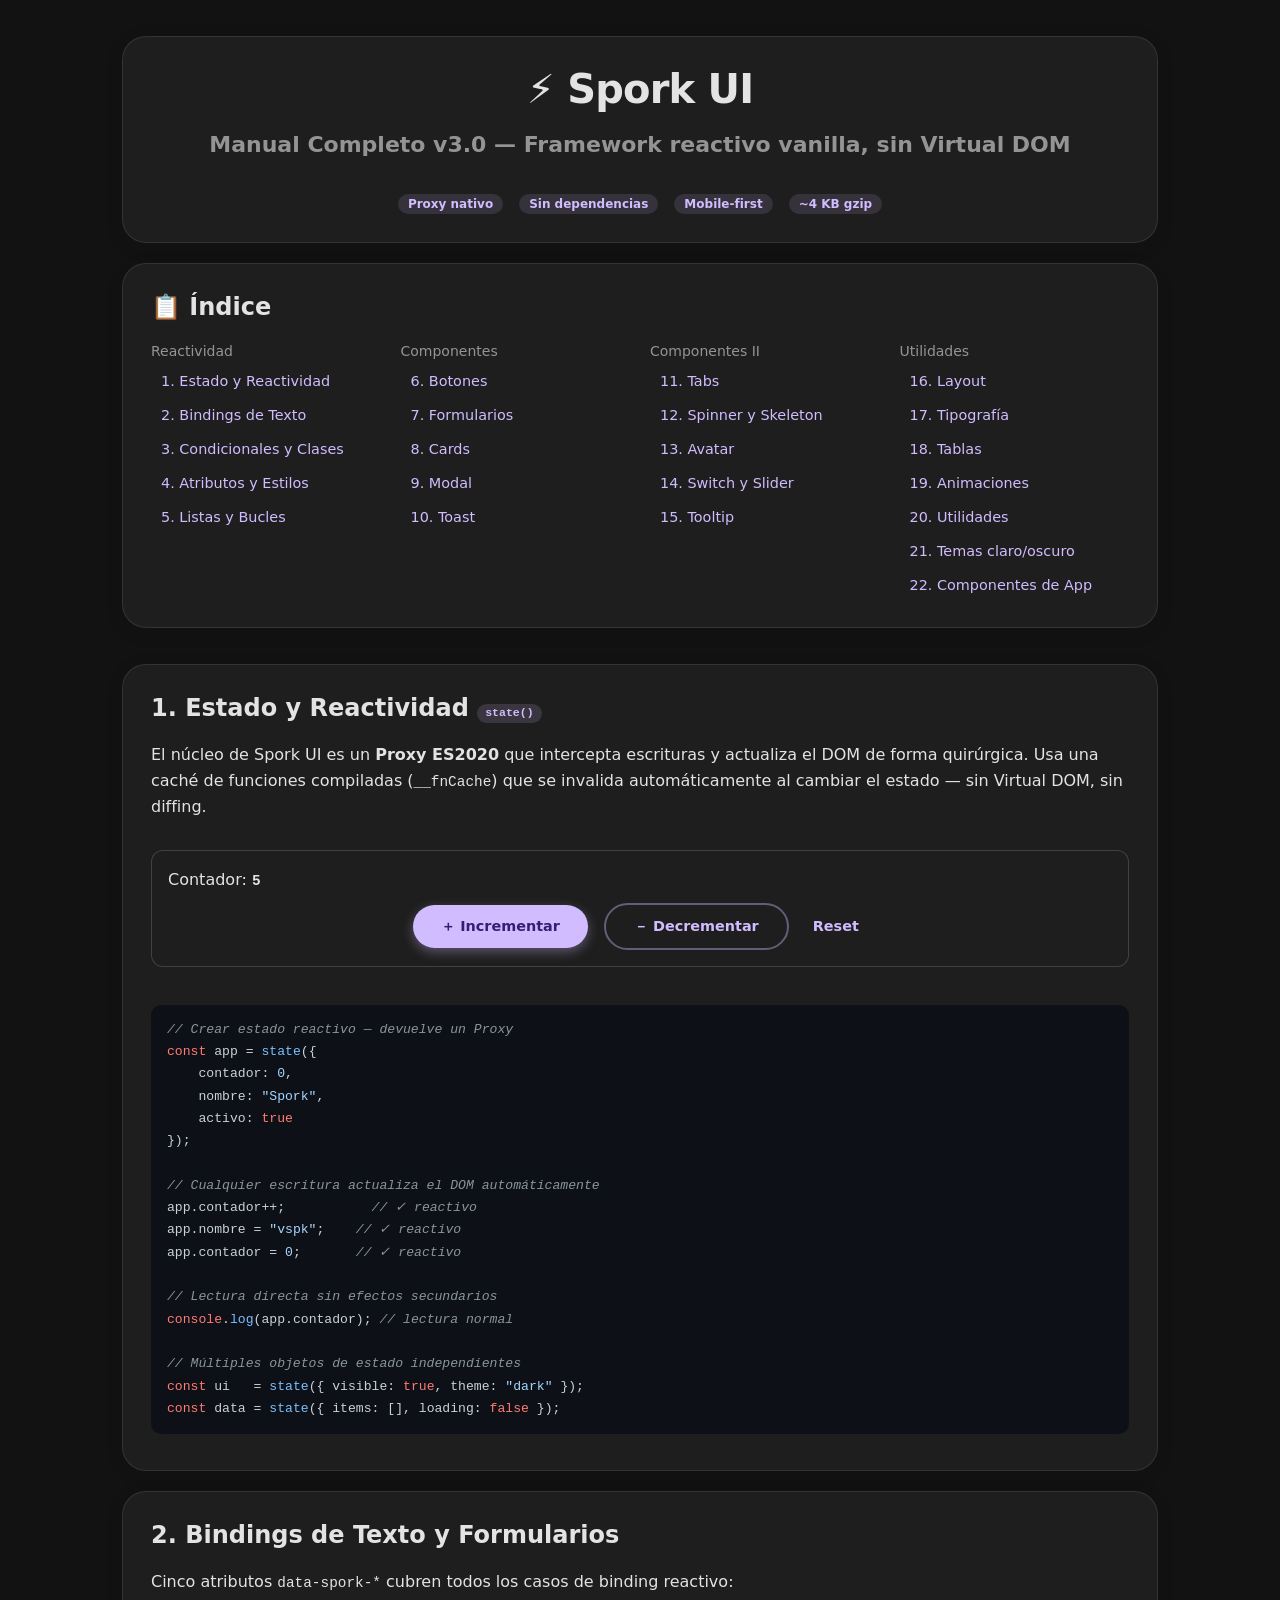
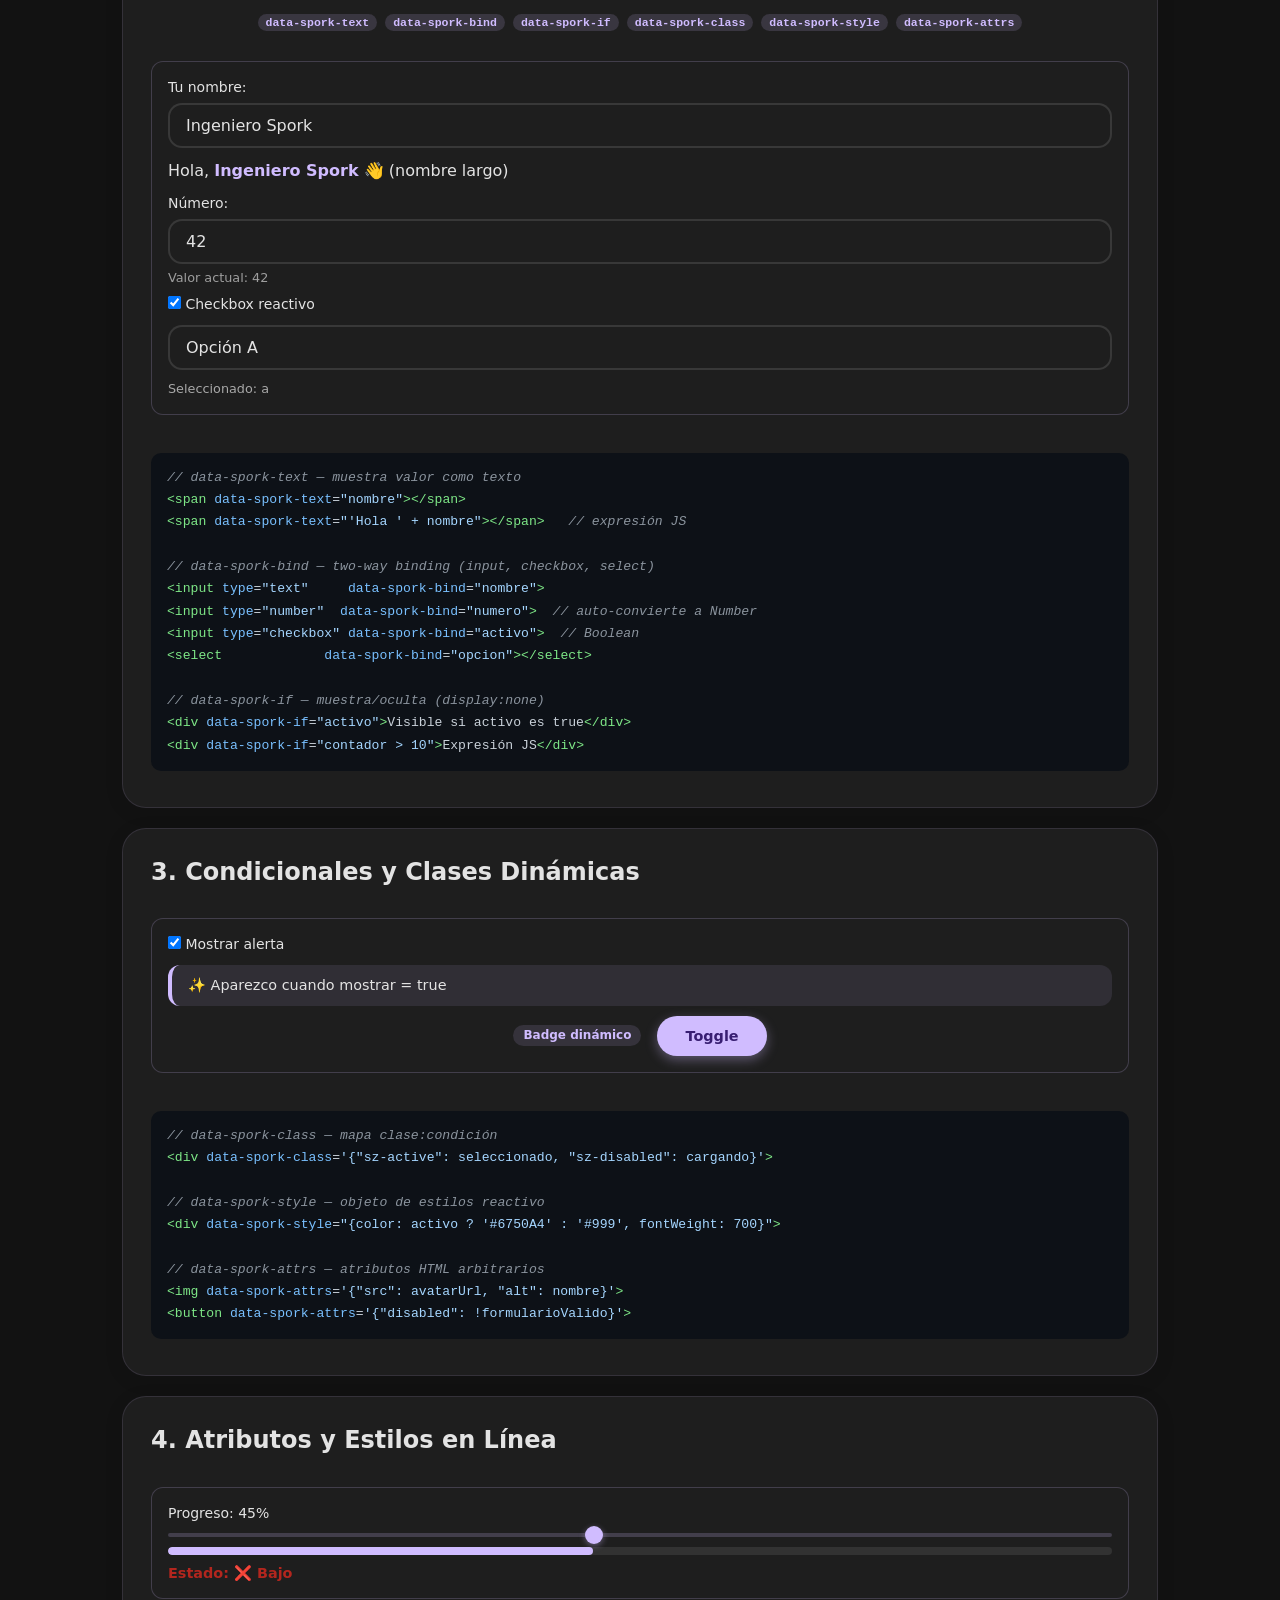
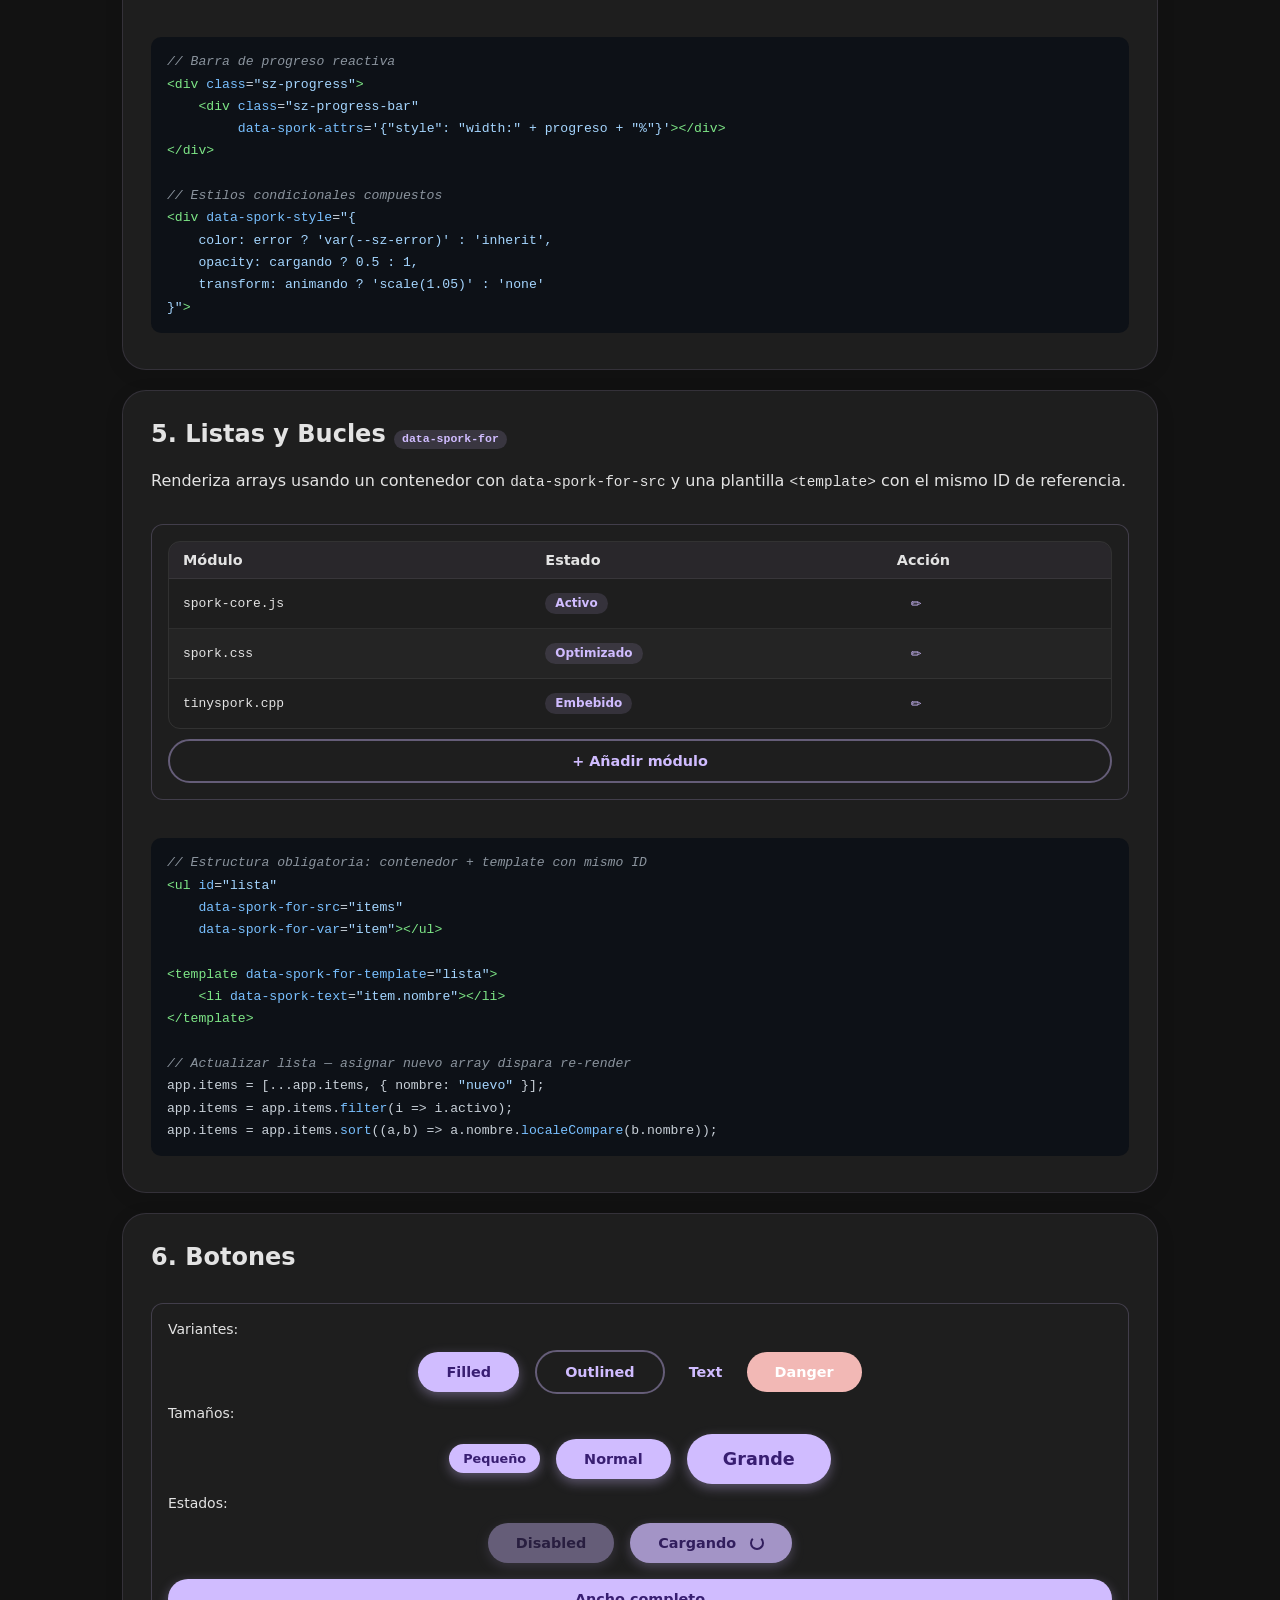
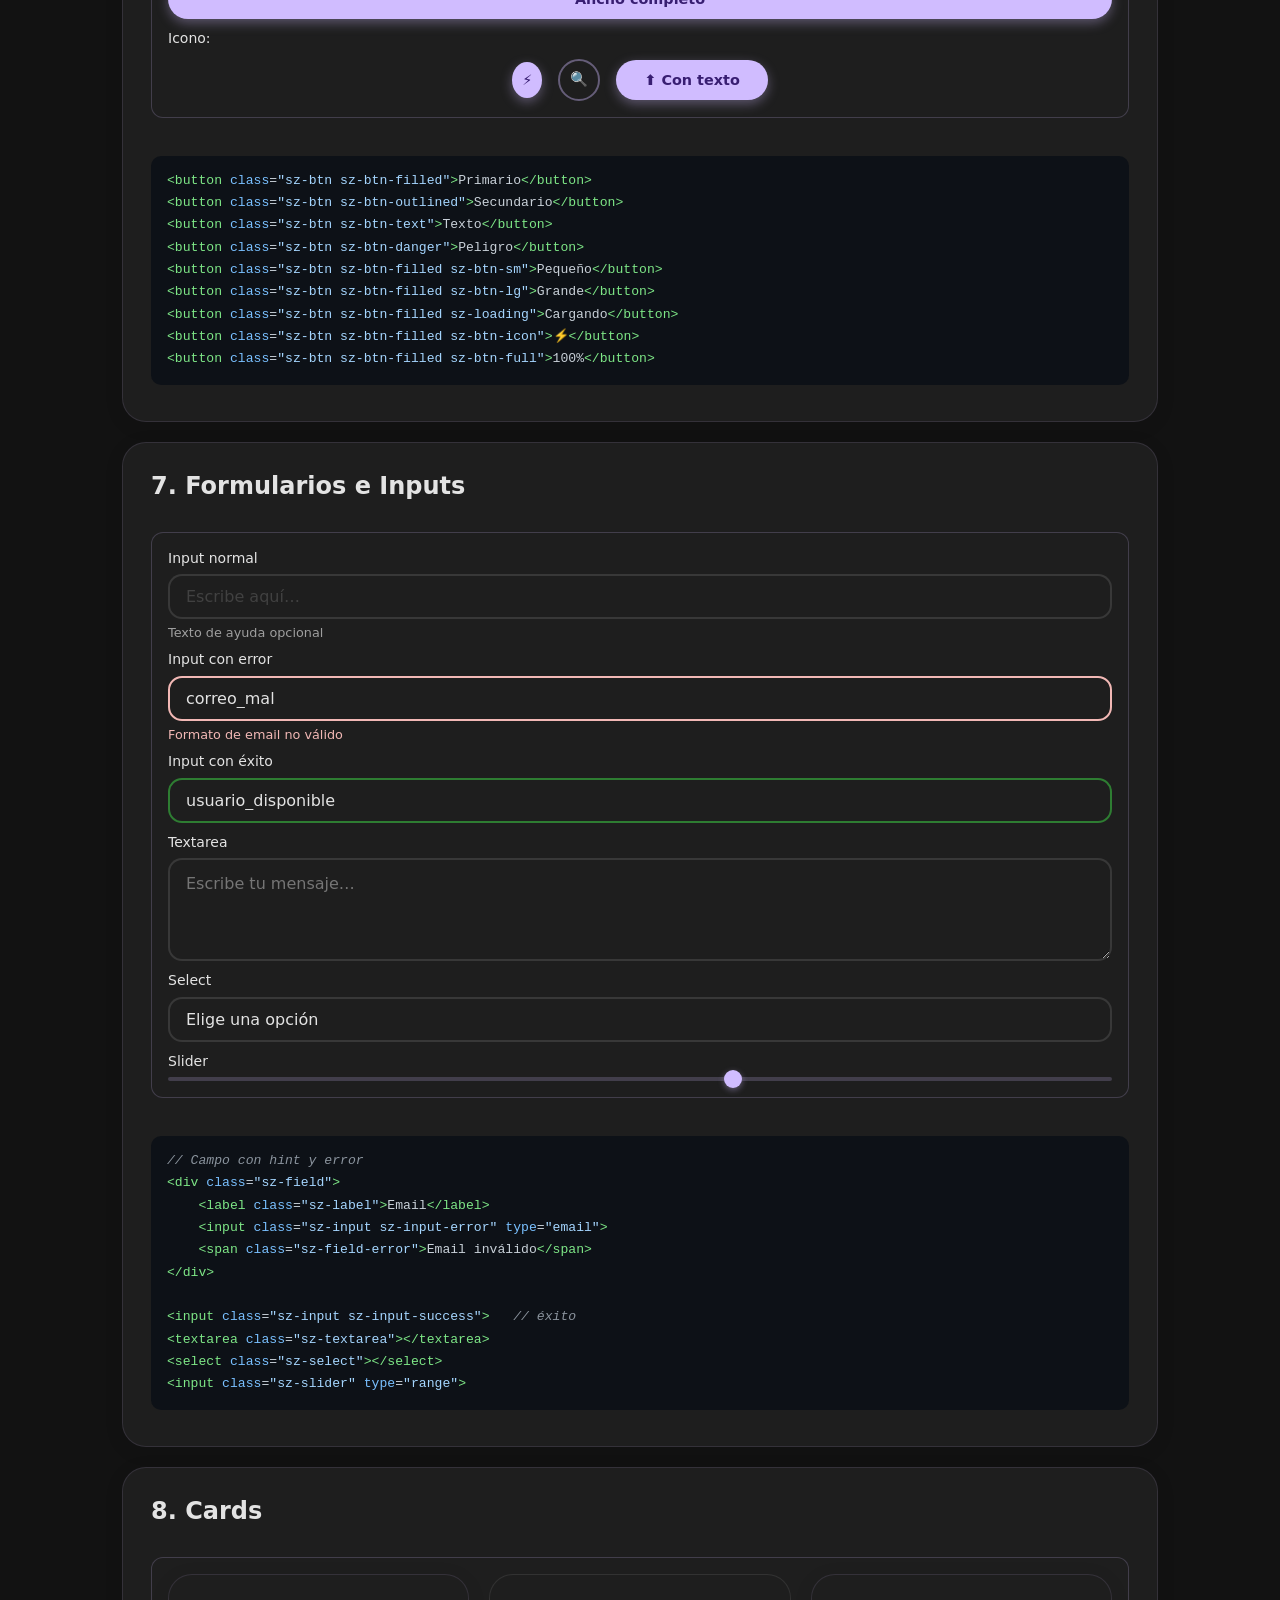
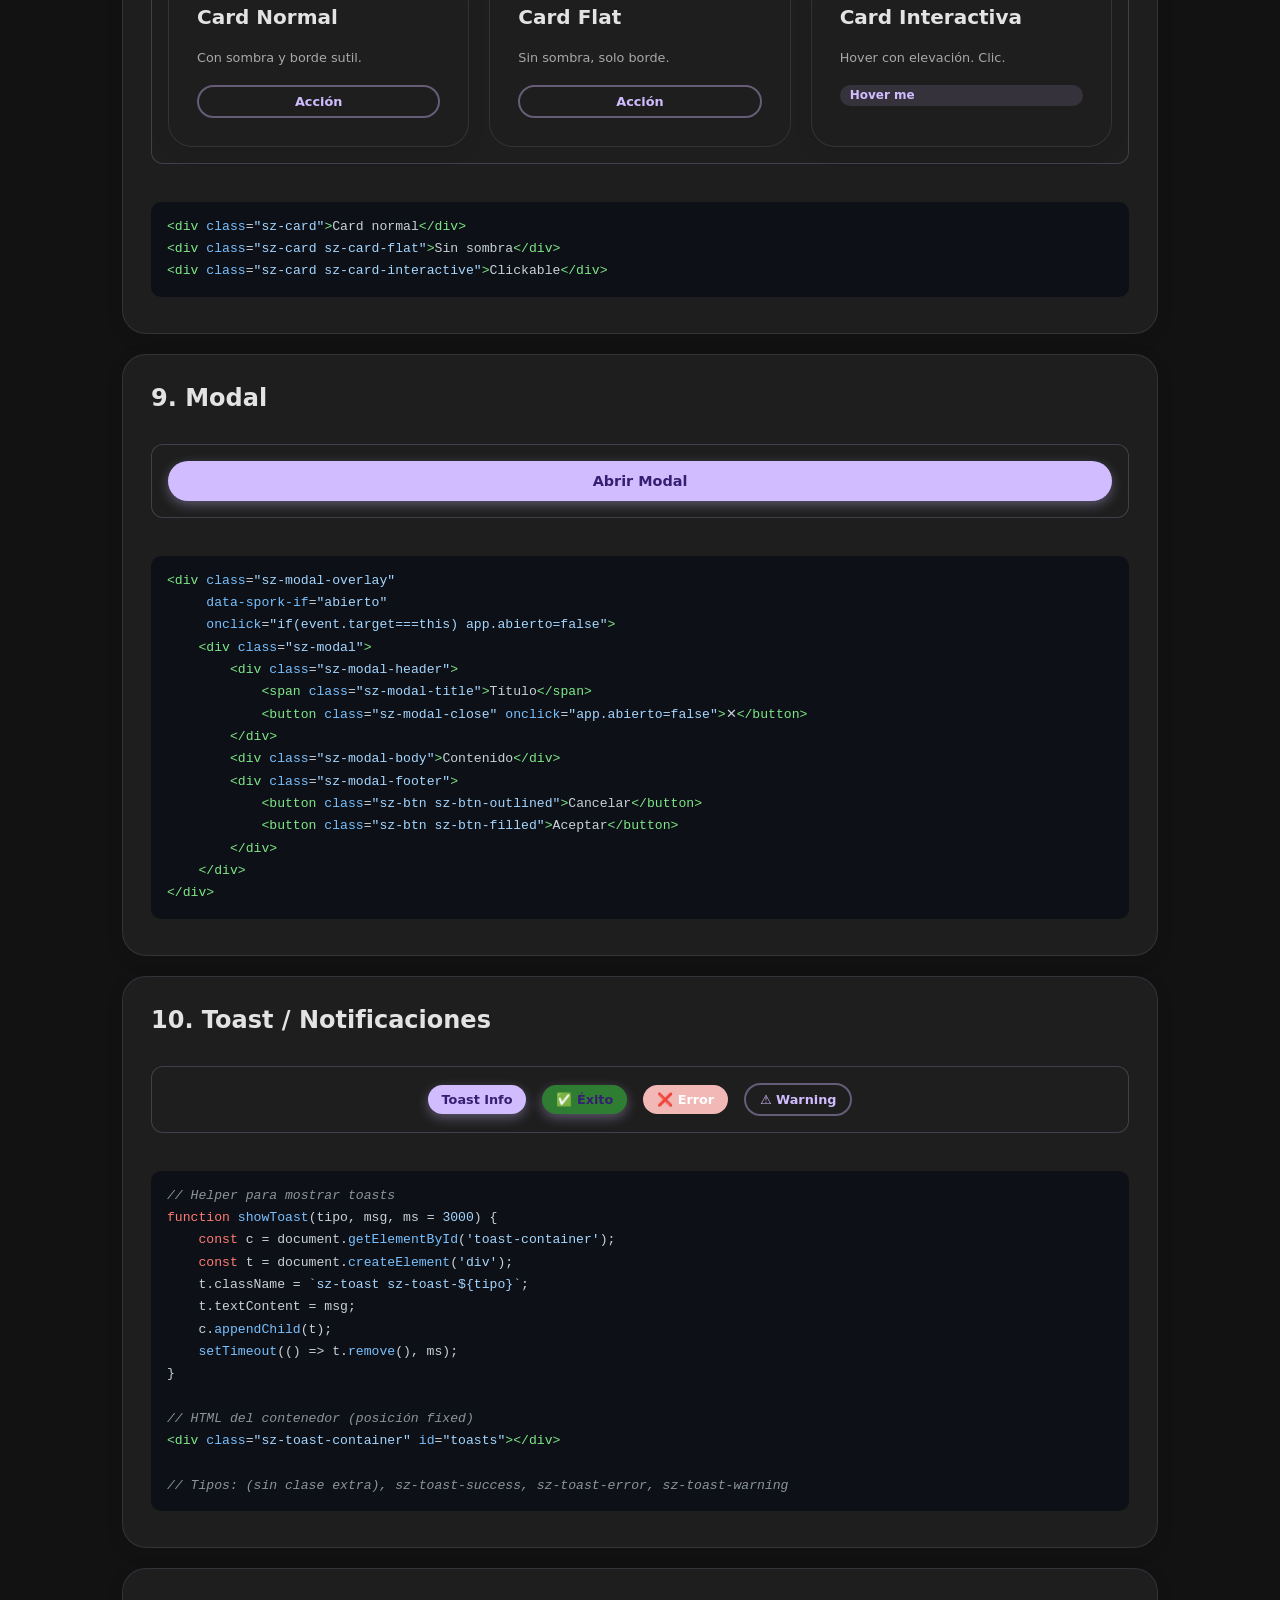
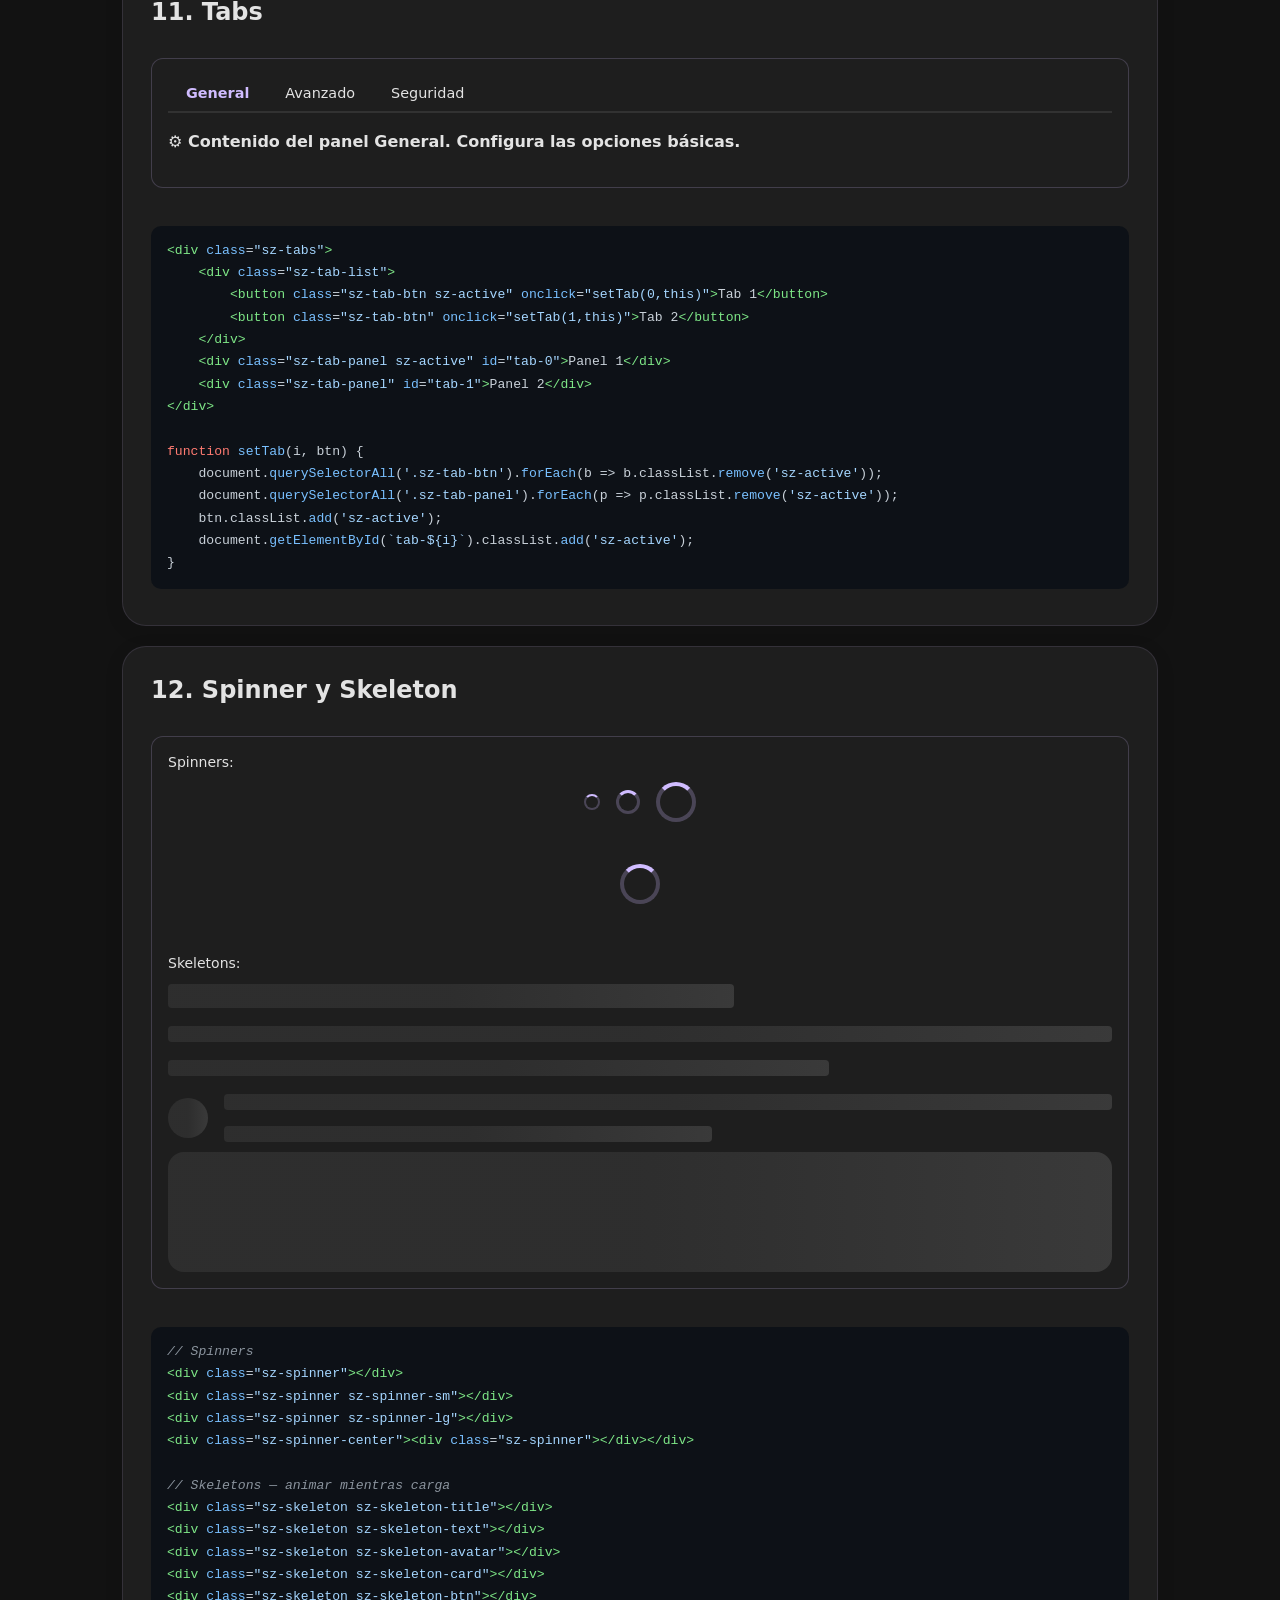
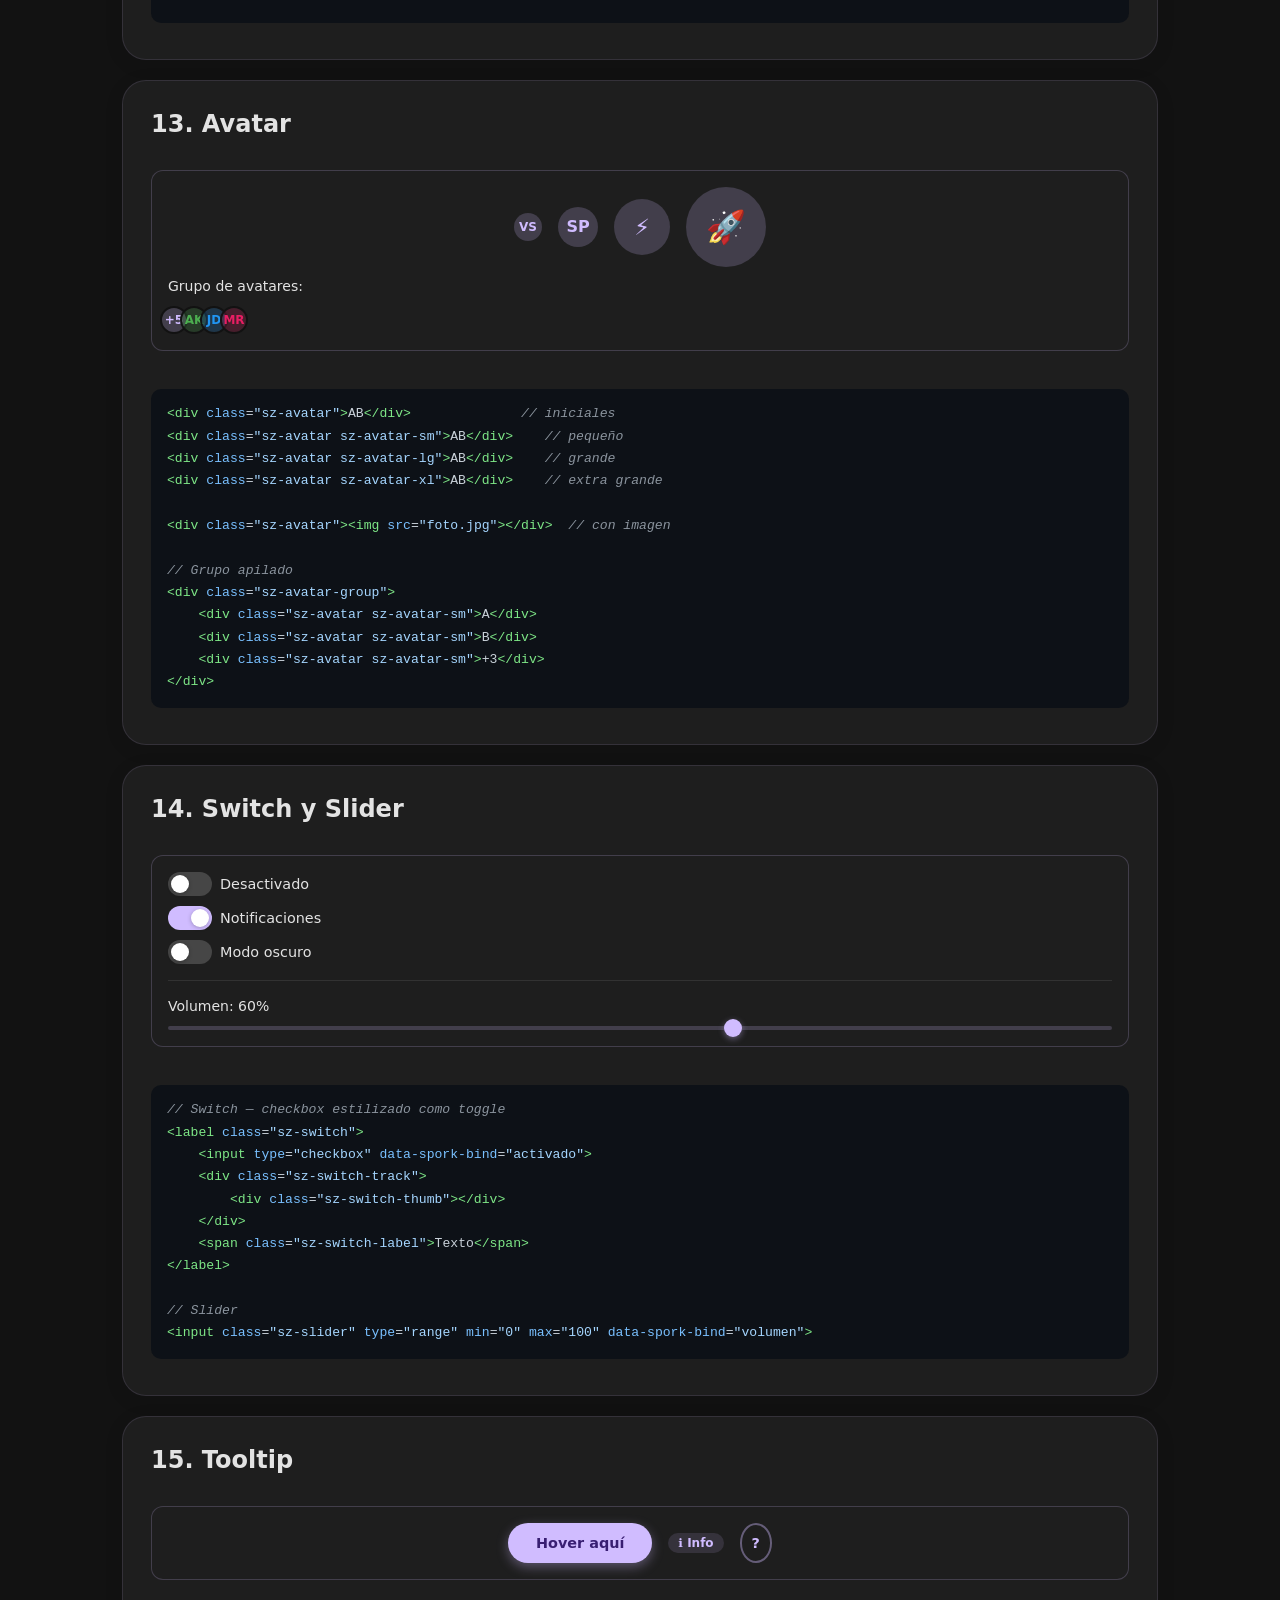
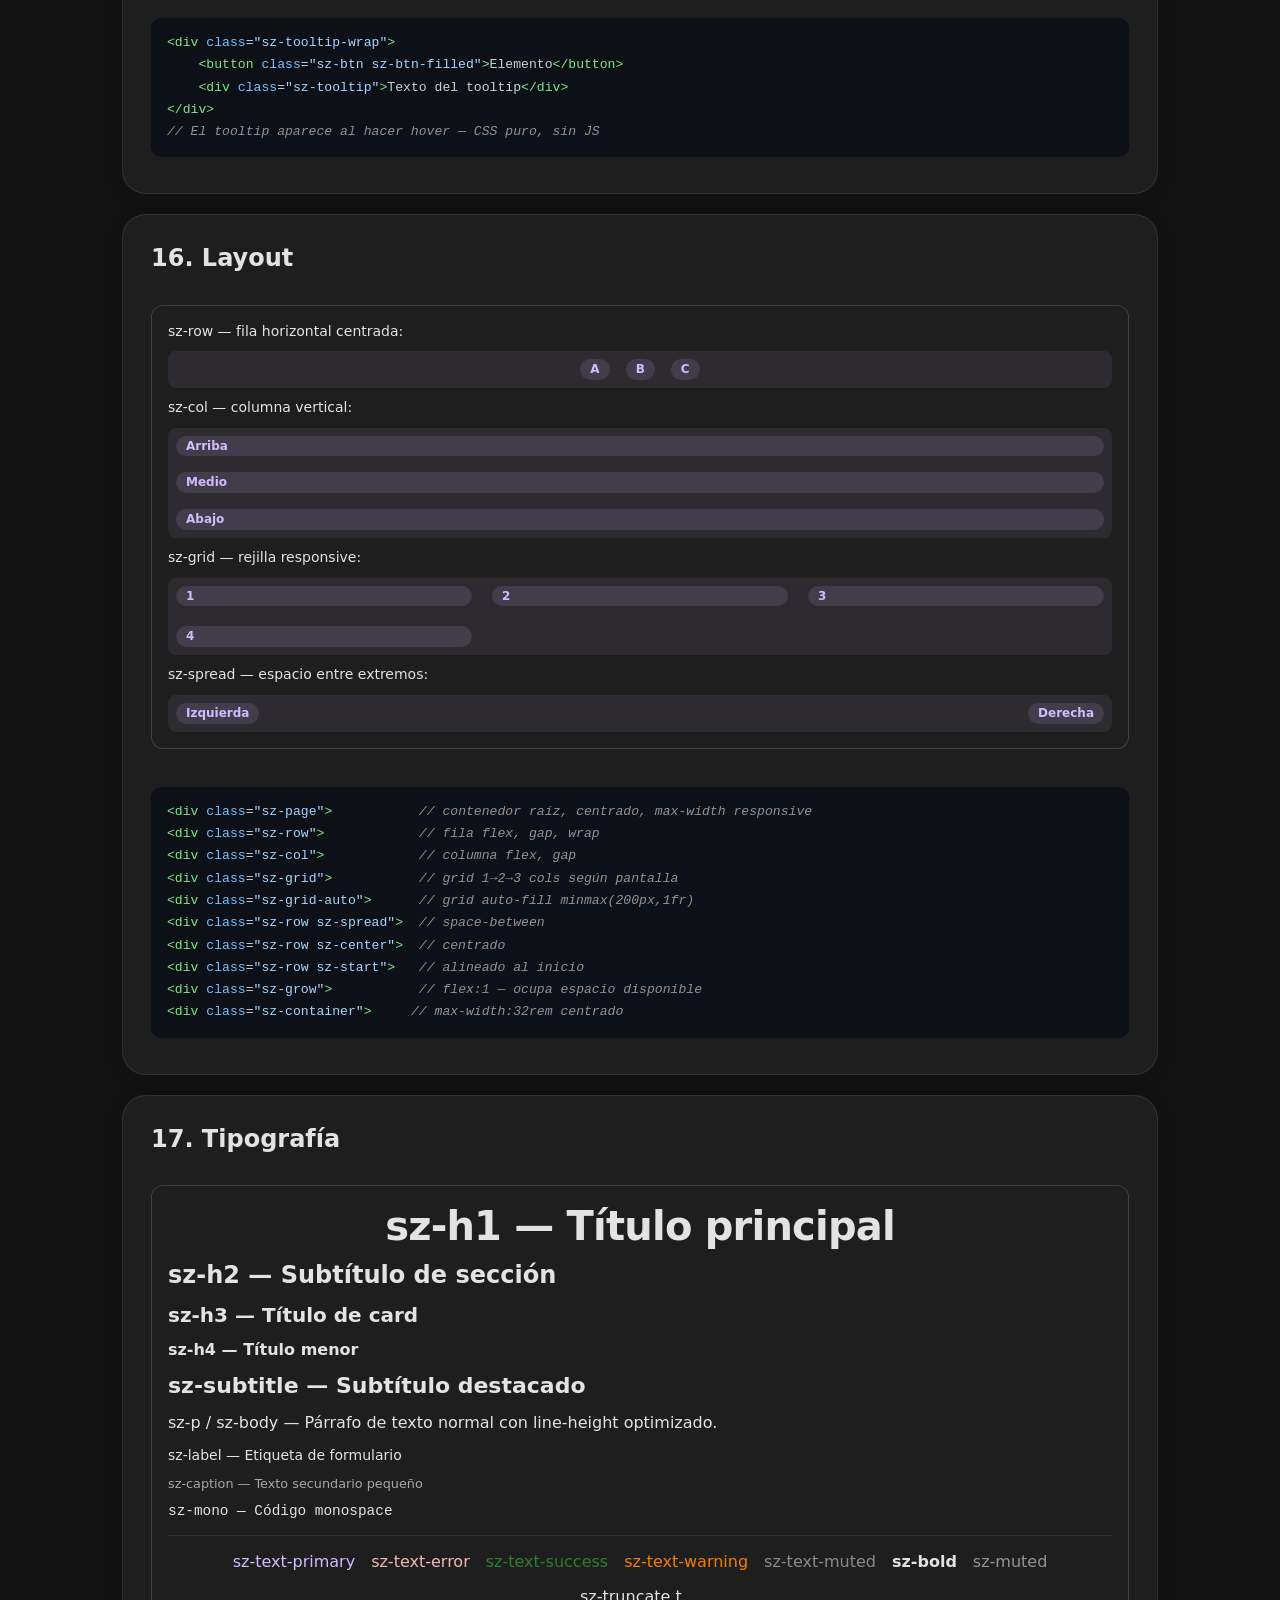
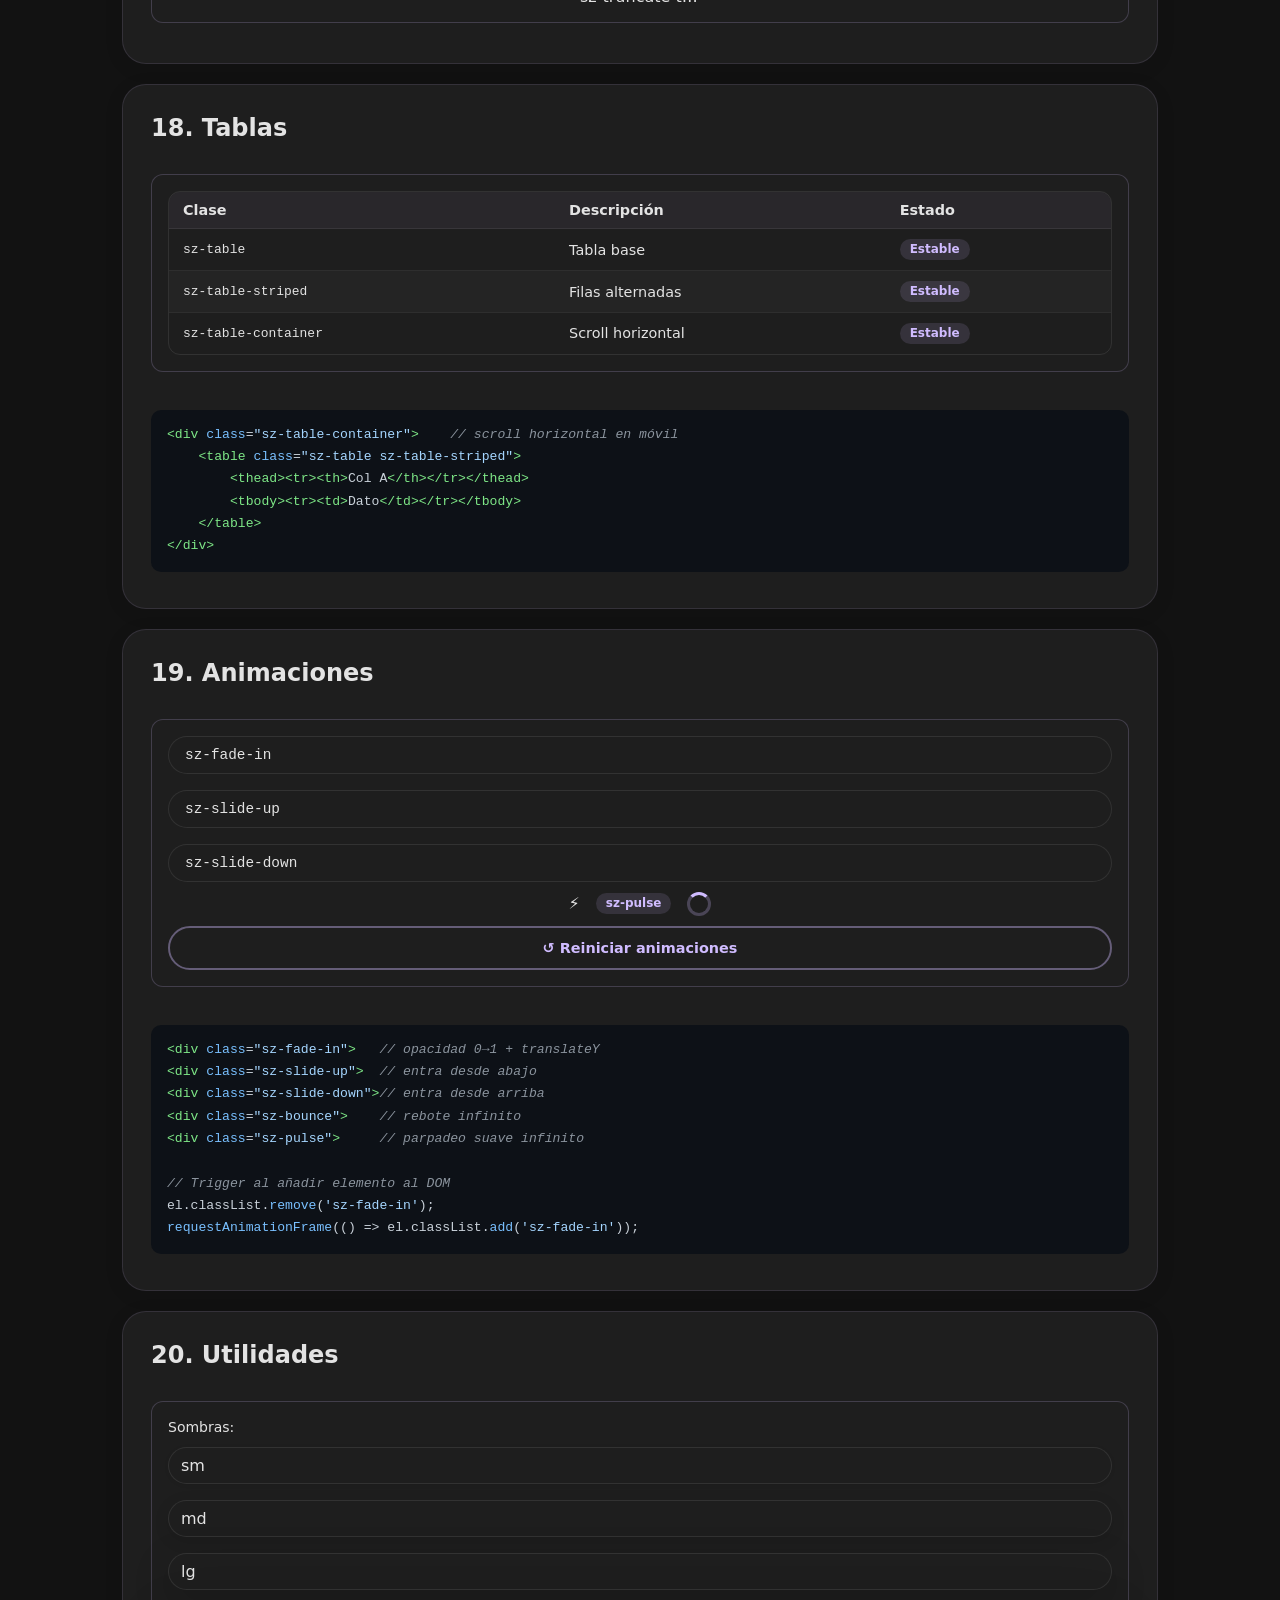
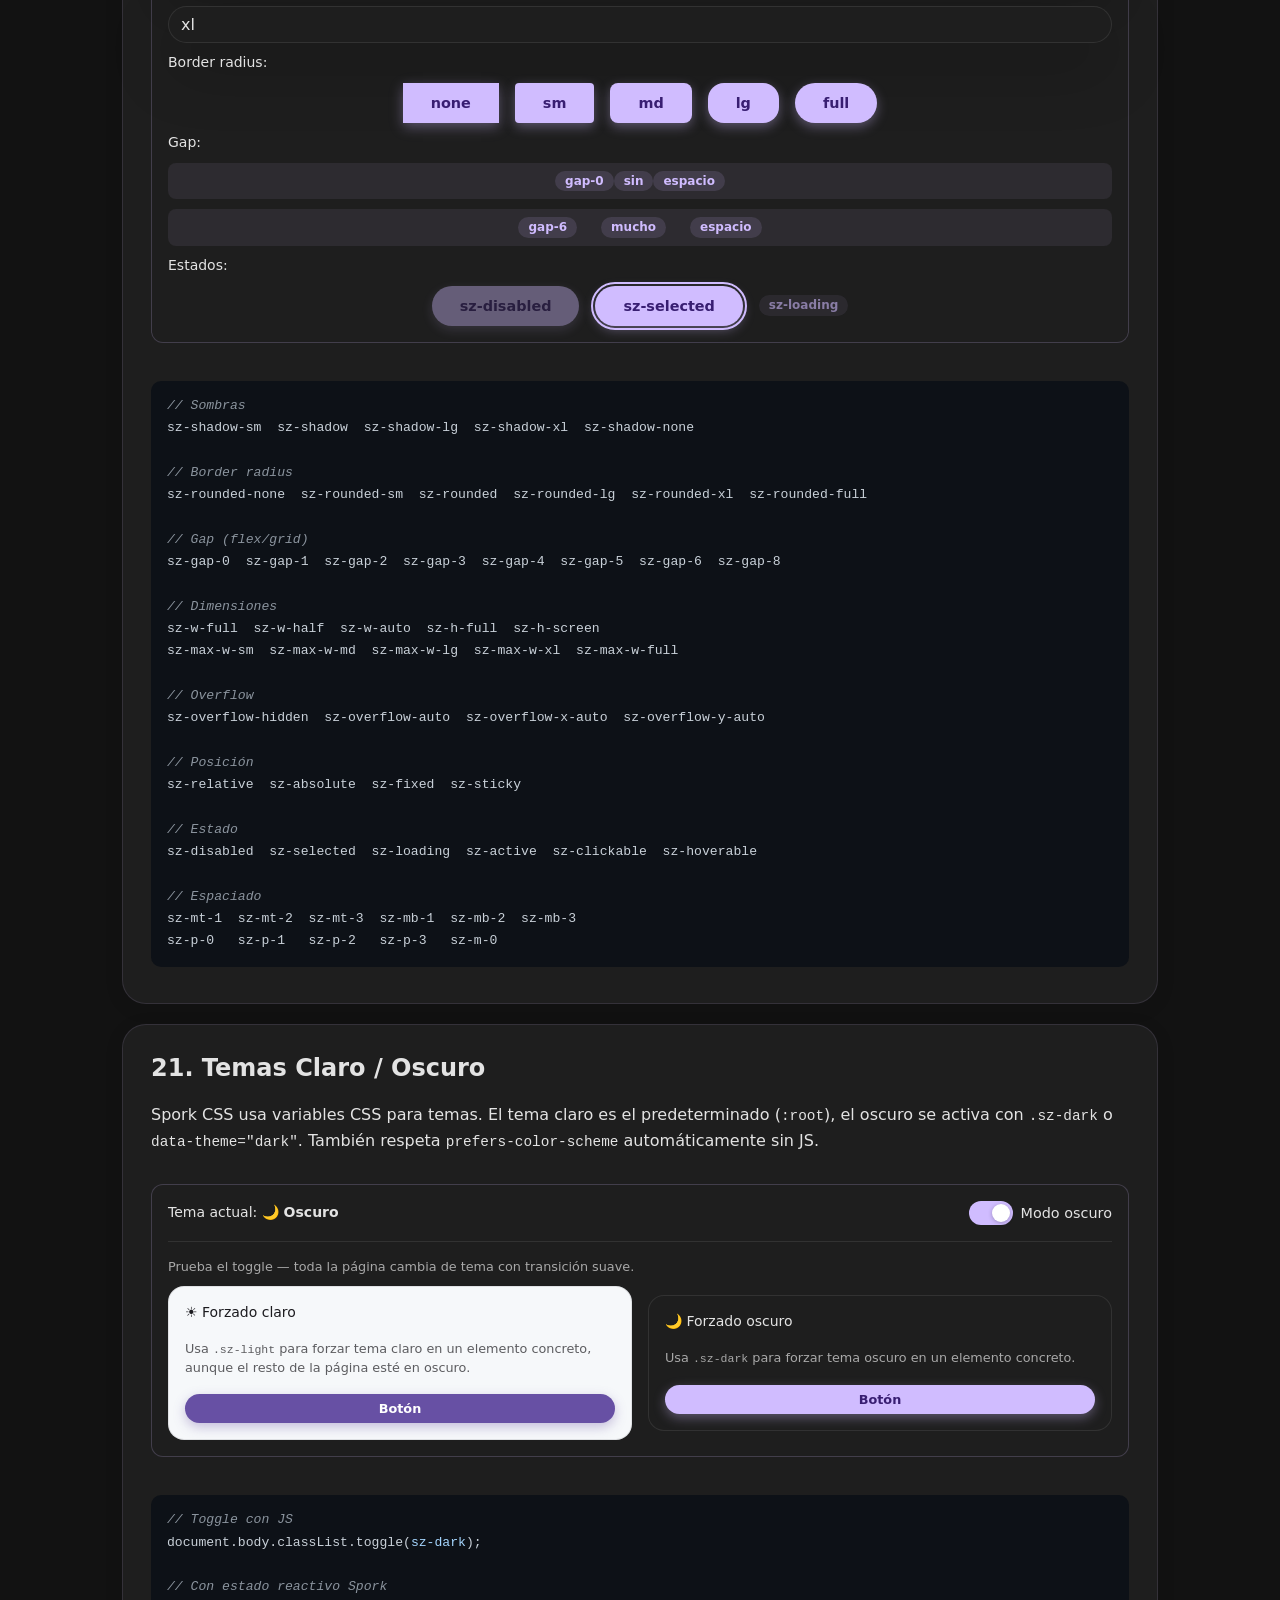
<file: spork_manual.html>
<!DOCTYPE html>
<html lang="es">
<head>
    <meta charset="UTF-8">
    <title>Spork UI — Manual Completo v3.0</title>
    <link rel="stylesheet" href="spork.css">
    <style>
        .demo-box{background:var(--sz-surface);border:1px solid color-mix(in srgb,var(--sz-primary) 20%,transparent);border-radius:12px;padding:16px;margin:12px 0;display:flex;flex-direction:column;gap:10px}
        .code-snippet{background:#0d1117;color:#c9d1d9;padding:14px 16px;border-radius:10px;font-family:ui-monospace,monospace;font-size:.82rem;overflow-x:auto;margin:8px 0;line-height:1.7;white-space:pre}
        .section-index{display:flex;flex-direction:column;gap:6px;width:100%}
        .section-index a{color:var(--sz-primary);text-decoration:none;font-size:.9rem;padding:6px 10px;border-radius:8px;transition:background .15s}
        .section-index a:hover{background:color-mix(in srgb,var(--sz-primary) 10%,transparent)}
        .kw{color:#ff7b72}.str{color:#a5d6ff}.cmt{color:#8b949e;font-style:italic}.tag{color:#7ee787}.attr{color:#79c0ff}.val{color:#a5d6ff}
        h2[id]{scroll-margin-top:20px}
        .pill{display:inline-block;background:color-mix(in srgb,var(--sz-primary) 15%,transparent);color:var(--sz-primary);font-size:.72rem;font-weight:700;padding:2px 8px;border-radius:99px;font-family:ui-monospace,monospace}
    </style>
</head>
<body class="sz-dark">
<div id="app" class="sz-page">

<!-- ── Cabecera ─────────────────────────────────────────────────────────── -->
<div class="sz-card sz-center">
    <h1 class="sz-h1">⚡ Spork UI</h1>
    <p class="sz-subtitle sz-muted">Manual Completo v3.0 — Framework reactivo vanilla, sin Virtual DOM</p>
    <div class="sz-row sz-mt-2">
        <span class="sz-badge">Proxy nativo</span>
        <span class="sz-badge">Sin dependencias</span>
        <span class="sz-badge">Mobile-first</span>
        <span class="sz-badge">~4 KB gzip</span>
    </div>
</div>

<!-- ── Índice ────────────────────────────────────────────────────────────── -->
<div class="sz-card">
    <h2 class="sz-h2">📋 Índice</h2>
    <div class="sz-grid" style="grid-template-columns:repeat(auto-fill,minmax(220px,1fr))">
        <div class="section-index">
            <strong class="sz-label sz-muted">Reactividad</strong>
            <a href="#estado">1. Estado y Reactividad</a>
            <a href="#texto">2. Bindings de Texto</a>
            <a href="#condicional">3. Condicionales y Clases</a>
            <a href="#attrs">4. Atributos y Estilos</a>
            <a href="#listas">5. Listas y Bucles</a>
        </div>
        <div class="section-index">
            <strong class="sz-label sz-muted">Componentes</strong>
            <a href="#botones">6. Botones</a>
            <a href="#inputs">7. Formularios</a>
            <a href="#cards">8. Cards</a>
            <a href="#modal">9. Modal</a>
            <a href="#toast">10. Toast</a>
        </div>
        <div class="section-index">
            <strong class="sz-label sz-muted">Componentes II</strong>
            <a href="#tabs">11. Tabs</a>
            <a href="#spinner">12. Spinner y Skeleton</a>
            <a href="#avatar">13. Avatar</a>
            <a href="#switch">14. Switch y Slider</a>
            <a href="#tooltip">15. Tooltip</a>
        </div>
        <div class="section-index">
            <strong class="sz-label sz-muted">Utilidades</strong>
            <a href="#layout">16. Layout</a>
            <a href="#tipografia">17. Tipografía</a>
            <a href="#tabla">18. Tablas</a>
            <a href="#animaciones">19. Animaciones</a>
            <a href="#utilidades">20. Utilidades</a>
            <a href="#temas">21. Temas claro/oscuro</a>
            <a href="#app-components">22. Componentes de App</a>
        </div>
    </div>
</div>

<!-- ══════════════════════════════════════════════════════════════════════ -->
<!-- 1. ESTADO Y REACTIVIDAD                                               -->
<!-- ══════════════════════════════════════════════════════════════════════ -->
<div class="sz-card sz-mt-2" id="estado">
    <h2 class="sz-h2">1. Estado y Reactividad <span class="pill">state()</span></h2>
    <p class="sz-p">El núcleo de Spork UI es un <strong>Proxy ES2020</strong> que intercepta escrituras y actualiza el DOM de forma quirúrgica. Usa una caché de funciones compiladas (<code class="sz-mono">__fnCache</code>) que se invalida automáticamente al cambiar el estado — sin Virtual DOM, sin diffing.</p>

    <div class="demo-box">
        <p class="sz-body">Contador: <span class="sz-bold sz-mono" data-spork-text="contador"></span></p>
        <div class="sz-row">
            <button class="sz-btn sz-btn-filled" onclick="app.contador++">＋ Incrementar</button>
            <button class="sz-btn sz-btn-outlined" onclick="app.contador--">－ Decrementar</button>
            <button class="sz-btn sz-btn-text" onclick="app.contador=0">Reset</button>
        </div>
    </div>

    <div class="code-snippet"><span class="cmt">// Crear estado reactivo — devuelve un Proxy</span>
<span class="kw">const</span> app = <span class="attr">state</span>({
    contador: <span class="val">0</span>,
    nombre: <span class="str">"Spork"</span>,
    activo: <span class="kw">true</span>
});

<span class="cmt">// Cualquier escritura actualiza el DOM automáticamente</span>
app.contador++;           <span class="cmt">// ✓ reactivo</span>
app.nombre = <span class="str">"vspk"</span>;    <span class="cmt">// ✓ reactivo</span>
app.contador = <span class="val">0</span>;       <span class="cmt">// ✓ reactivo</span>

<span class="cmt">// Lectura directa sin efectos secundarios</span>
<span class="kw">console</span>.<span class="attr">log</span>(app.contador); <span class="cmt">// lectura normal</span>

<span class="cmt">// Múltiples objetos de estado independientes</span>
<span class="kw">const</span> ui   = <span class="attr">state</span>({ visible: <span class="kw">true</span>, theme: <span class="str">"dark"</span> });
<span class="kw">const</span> data = <span class="attr">state</span>({ items: [], loading: <span class="kw">false</span> });</div>
</div>

<!-- ══════════════════════════════════════════════════════════════════════ -->
<!-- 2. BINDINGS                                                           -->
<!-- ══════════════════════════════════════════════════════════════════════ -->
<div class="sz-card" id="texto">
    <h2 class="sz-h2">2. Bindings de Texto y Formularios</h2>
    <p class="sz-p">Cinco atributos <code class="sz-mono">data-spork-*</code> cubren todos los casos de binding reactivo:</p>
    <div class="sz-row sz-start sz-gap-2" style="flex-wrap:wrap">
        <span class="pill">data-spork-text</span>
        <span class="pill">data-spork-bind</span>
        <span class="pill">data-spork-if</span>
        <span class="pill">data-spork-class</span>
        <span class="pill">data-spork-style</span>
        <span class="pill">data-spork-attrs</span>
    </div>

    <div class="demo-box">
        <div class="sz-field">
            <label class="sz-label">Tu nombre:</label>
            <input class="sz-input" type="text" data-spork-bind="nombre" placeholder="Escribe algo…">
        </div>
        <p class="sz-body">Hola, <span class="sz-bold sz-text-primary" data-spork-text="nombre"></span>
            <span data-spork-if="nombre.length > 5"> 👋 (nombre largo)</span>
        </p>
        <div class="sz-field">
            <label class="sz-label">Número:</label>
            <input class="sz-input" type="number" data-spork-bind="numero">
            <span class="sz-field-hint">Valor actual: <span data-spork-text="numero"></span></span>
        </div>
        <label class="sz-label">
            <input type="checkbox" data-spork-bind="activo"> Checkbox reactivo
        </label>
        <select class="sz-select" data-spork-bind="opcion">
            <option value="a">Opción A</option>
            <option value="b">Opción B</option>
            <option value="c">Opción C</option>
        </select>
        <p class="sz-caption">Seleccionado: <span data-spork-text="opcion"></span></p>
    </div>

    <div class="code-snippet"><span class="cmt">// data-spork-text — muestra valor como texto</span>
<span class="tag">&lt;span</span> <span class="attr">data-spork-text</span>=<span class="str">"nombre"</span><span class="tag">&gt;&lt;/span&gt;</span>
<span class="tag">&lt;span</span> <span class="attr">data-spork-text</span>=<span class="str">"'Hola ' + nombre"</span><span class="tag">&gt;&lt;/span&gt;</span>   <span class="cmt">// expresión JS</span>

<span class="cmt">// data-spork-bind — two-way binding (input, checkbox, select)</span>
<span class="tag">&lt;input</span> <span class="attr">type</span>=<span class="str">"text"</span>     <span class="attr">data-spork-bind</span>=<span class="str">"nombre"</span><span class="tag">&gt;</span>
<span class="tag">&lt;input</span> <span class="attr">type</span>=<span class="str">"number"</span>  <span class="attr">data-spork-bind</span>=<span class="str">"numero"</span><span class="tag">&gt;</span>  <span class="cmt">// auto-convierte a Number</span>
<span class="tag">&lt;input</span> <span class="attr">type</span>=<span class="str">"checkbox"</span> <span class="attr">data-spork-bind</span>=<span class="str">"activo"</span><span class="tag">&gt;</span>  <span class="cmt">// Boolean</span>
<span class="tag">&lt;select</span>             <span class="attr">data-spork-bind</span>=<span class="str">"opcion"</span><span class="tag">&gt;&lt;/select&gt;</span>

<span class="cmt">// data-spork-if — muestra/oculta (display:none)</span>
<span class="tag">&lt;div</span> <span class="attr">data-spork-if</span>=<span class="str">"activo"</span><span class="tag">&gt;</span>Visible si activo es true<span class="tag">&lt;/div&gt;</span>
<span class="tag">&lt;div</span> <span class="attr">data-spork-if</span>=<span class="str">"contador > 10"</span><span class="tag">&gt;</span>Expresión JS<span class="tag">&lt;/div&gt;</span></div>
</div>

<!-- ══════════════════════════════════════════════════════════════════════ -->
<!-- 3. CONDICIONALES Y CLASES                                             -->
<!-- ══════════════════════════════════════════════════════════════════════ -->
<div class="sz-card" id="condicional">
    <h2 class="sz-h2">3. Condicionales y Clases Dinámicas</h2>

    <div class="demo-box">
        <label class="sz-label"><input type="checkbox" data-spork-bind="mostrar"> Mostrar alerta</label>
        <div class="sz-alert" data-spork-if="mostrar">✨ Aparezco cuando mostrar = true</div>
        <div class="sz-alert sz-alert-error" data-spork-if="!mostrar">⚠️ Aparezco cuando mostrar = false</div>
        <div class="sz-row">
            <span class="sz-badge" data-spork-class='{"sz-active": mostrar}'>Badge dinámico</span>
            <button class="sz-btn sz-btn-outlined" data-spork-class='{"sz-btn-filled": mostrar, "sz-btn-outlined": !mostrar}' onclick="app.mostrar=!app.mostrar">Toggle</button>
        </div>
    </div>

    <div class="code-snippet"><span class="cmt">// data-spork-class — mapa clase:condición</span>
<span class="tag">&lt;div</span> <span class="attr">data-spork-class</span>=<span class="str">'{"sz-active": seleccionado, "sz-disabled": cargando}'</span><span class="tag">&gt;</span>

<span class="cmt">// data-spork-style — objeto de estilos reactivo</span>
<span class="tag">&lt;div</span> <span class="attr">data-spork-style</span>=<span class="str">"{color: activo ? '#6750A4' : '#999', fontWeight: 700}"</span><span class="tag">&gt;</span>

<span class="cmt">// data-spork-attrs — atributos HTML arbitrarios</span>
<span class="tag">&lt;img</span> <span class="attr">data-spork-attrs</span>=<span class="str">'{"src": avatarUrl, "alt": nombre}'</span><span class="tag">&gt;</span>
<span class="tag">&lt;button</span> <span class="attr">data-spork-attrs</span>=<span class="str">'{"disabled": !formularioValido}'</span><span class="tag">&gt;</span></div>
</div>

<!-- ══════════════════════════════════════════════════════════════════════ -->
<!-- 4. ATTRS Y ESTILOS                                                    -->
<!-- ══════════════════════════════════════════════════════════════════════ -->
<div class="sz-card" id="attrs">
    <h2 class="sz-h2">4. Atributos y Estilos en Línea</h2>

    <div class="demo-box">
        <label class="sz-label">Progreso: <span data-spork-text="progreso"></span>%</label>
        <input class="sz-slider" type="range" min="0" max="100" data-spork-bind="progreso">
        <div class="sz-progress">
            <div class="sz-progress-bar" data-spork-attrs='{"style": "width:" + progreso + "%"}'></div>
        </div>
        <div data-spork-style="{color: progreso > 80 ? '#2e7d32' : progreso > 50 ? '#f57c00' : '#b3261e', fontWeight: 600, fontSize: '0.9rem'}">
            Estado: <span data-spork-text="progreso > 80 ? '✅ Excelente' : progreso > 50 ? '⚠️ Regular' : '❌ Bajo'"></span>
        </div>
    </div>

    <div class="code-snippet"><span class="cmt">// Barra de progreso reactiva</span>
<span class="tag">&lt;div</span> <span class="attr">class</span>=<span class="str">"sz-progress"</span><span class="tag">&gt;</span>
    <span class="tag">&lt;div</span> <span class="attr">class</span>=<span class="str">"sz-progress-bar"</span>
         <span class="attr">data-spork-attrs</span>=<span class="str">'{"style": "width:" + progreso + "%"}'</span><span class="tag">&gt;&lt;/div&gt;</span>
<span class="tag">&lt;/div&gt;</span>

<span class="cmt">// Estilos condicionales compuestos</span>
<span class="tag">&lt;div</span> <span class="attr">data-spork-style</span>=<span class="str">"{
    color: error ? 'var(--sz-error)' : 'inherit',
    opacity: cargando ? 0.5 : 1,
    transform: animando ? 'scale(1.05)' : 'none'
}"</span><span class="tag">&gt;</span></div>
</div>

<!-- ══════════════════════════════════════════════════════════════════════ -->
<!-- 5. LISTAS                                                             -->
<!-- ══════════════════════════════════════════════════════════════════════ -->
<div class="sz-card" id="listas">
    <h2 class="sz-h2">5. Listas y Bucles <span class="pill">data-spork-for</span></h2>
    <p class="sz-p">Renderiza arrays usando un contenedor con <code class="sz-mono">data-spork-for-src</code> y una plantilla <code class="sz-mono">&lt;template&gt;</code> con el mismo ID de referencia.</p>

    <div class="demo-box">
        <div class="sz-table-container">
            <table class="sz-table sz-table-striped">
                <thead><tr><th>Módulo</th><th>Estado</th><th>Acción</th></tr></thead>
                <tbody id="modulos-list" data-spork-for-src="modulos" data-spork-for-var="mod">
                </tbody>
            </table>
        </div>
        <template data-spork-for-template="modulos-list">
            <tr>
                <td class="sz-mono" data-spork-text="mod.nombre"></td>
                <td><span class="sz-badge" data-spork-text="mod.estado"></span></td>
                <td><button class="sz-btn sz-btn-sm sz-btn-text">✏️</button></td>
            </tr>
        </template>
        <button class="sz-btn sz-btn-outlined" onclick="app.modulos=[...app.modulos,{nombre:'nuevo-mod-'+Date.now().toString().slice(-4),estado:'Pendiente'}]">+ Añadir módulo</button>
    </div>

    <div class="code-snippet"><span class="cmt">// Estructura obligatoria: contenedor + template con mismo ID</span>
<span class="tag">&lt;ul</span> <span class="attr">id</span>=<span class="str">"lista"</span>
    <span class="attr">data-spork-for-src</span>=<span class="str">"items"</span>
    <span class="attr">data-spork-for-var</span>=<span class="str">"item"</span><span class="tag">&gt;&lt;/ul&gt;</span>

<span class="tag">&lt;template</span> <span class="attr">data-spork-for-template</span>=<span class="str">"lista"</span><span class="tag">&gt;</span>
    <span class="tag">&lt;li</span> <span class="attr">data-spork-text</span>=<span class="str">"item.nombre"</span><span class="tag">&gt;&lt;/li&gt;</span>
<span class="tag">&lt;/template&gt;</span>

<span class="cmt">// Actualizar lista — asignar nuevo array dispara re-render</span>
app.items = [...app.items, { nombre: <span class="str">"nuevo"</span> }];
app.items = app.items.<span class="attr">filter</span>(i => i.activo);
app.items = app.items.<span class="attr">sort</span>((a,b) => a.nombre.<span class="attr">localeCompare</span>(b.nombre));</div>
</div>

<!-- ══════════════════════════════════════════════════════════════════════ -->
<!-- 6. BOTONES                                                            -->
<!-- ══════════════════════════════════════════════════════════════════════ -->
<div class="sz-card" id="botones">
    <h2 class="sz-h2">6. Botones</h2>

    <div class="demo-box">
        <label class="sz-label">Variantes:</label>
        <div class="sz-row">
            <button class="sz-btn sz-btn-filled">Filled</button>
            <button class="sz-btn sz-btn-outlined">Outlined</button>
            <button class="sz-btn sz-btn-text">Text</button>
            <button class="sz-btn sz-btn-danger">Danger</button>
        </div>
        <label class="sz-label">Tamaños:</label>
        <div class="sz-row">
            <button class="sz-btn sz-btn-filled sz-btn-sm">Pequeño</button>
            <button class="sz-btn sz-btn-filled">Normal</button>
            <button class="sz-btn sz-btn-filled sz-btn-lg">Grande</button>
        </div>
        <label class="sz-label">Estados:</label>
        <div class="sz-row">
            <button class="sz-btn sz-btn-filled" disabled>Disabled</button>
            <button class="sz-btn sz-btn-filled sz-loading">Cargando</button>
            <button class="sz-btn sz-btn-filled sz-btn-full">Ancho completo</button>
        </div>
        <label class="sz-label">Icono:</label>
        <div class="sz-row">
            <button class="sz-btn sz-btn-filled sz-btn-icon">⚡</button>
            <button class="sz-btn sz-btn-outlined sz-btn-icon">🔍</button>
            <button class="sz-btn sz-btn-filled">⬆️ Con texto</button>
        </div>
    </div>

    <div class="code-snippet"><span class="tag">&lt;button</span> <span class="attr">class</span>=<span class="str">"sz-btn sz-btn-filled"</span><span class="tag">&gt;</span>Primario<span class="tag">&lt;/button&gt;</span>
<span class="tag">&lt;button</span> <span class="attr">class</span>=<span class="str">"sz-btn sz-btn-outlined"</span><span class="tag">&gt;</span>Secundario<span class="tag">&lt;/button&gt;</span>
<span class="tag">&lt;button</span> <span class="attr">class</span>=<span class="str">"sz-btn sz-btn-text"</span><span class="tag">&gt;</span>Texto<span class="tag">&lt;/button&gt;</span>
<span class="tag">&lt;button</span> <span class="attr">class</span>=<span class="str">"sz-btn sz-btn-danger"</span><span class="tag">&gt;</span>Peligro<span class="tag">&lt;/button&gt;</span>
<span class="tag">&lt;button</span> <span class="attr">class</span>=<span class="str">"sz-btn sz-btn-filled sz-btn-sm"</span><span class="tag">&gt;</span>Pequeño<span class="tag">&lt;/button&gt;</span>
<span class="tag">&lt;button</span> <span class="attr">class</span>=<span class="str">"sz-btn sz-btn-filled sz-btn-lg"</span><span class="tag">&gt;</span>Grande<span class="tag">&lt;/button&gt;</span>
<span class="tag">&lt;button</span> <span class="attr">class</span>=<span class="str">"sz-btn sz-btn-filled sz-loading"</span><span class="tag">&gt;</span>Cargando<span class="tag">&lt;/button&gt;</span>
<span class="tag">&lt;button</span> <span class="attr">class</span>=<span class="str">"sz-btn sz-btn-filled sz-btn-icon"</span><span class="tag">&gt;</span>⚡<span class="tag">&lt;/button&gt;</span>
<span class="tag">&lt;button</span> <span class="attr">class</span>=<span class="str">"sz-btn sz-btn-filled sz-btn-full"</span><span class="tag">&gt;</span>100%<span class="tag">&lt;/button&gt;</span></div>
</div>

<!-- ══════════════════════════════════════════════════════════════════════ -->
<!-- 7. FORMULARIOS                                                        -->
<!-- ══════════════════════════════════════════════════════════════════════ -->
<div class="sz-card" id="inputs">
    <h2 class="sz-h2">7. Formularios e Inputs</h2>

    <div class="demo-box">
        <div class="sz-field">
            <label class="sz-label">Input normal</label>
            <input class="sz-input" type="text" placeholder="Escribe aquí…">
            <span class="sz-field-hint">Texto de ayuda opcional</span>
        </div>
        <div class="sz-field">
            <label class="sz-label">Input con error</label>
            <input class="sz-input sz-input-error" type="email" value="correo_mal">
            <span class="sz-field-error">Formato de email no válido</span>
        </div>
        <div class="sz-field">
            <label class="sz-label">Input con éxito</label>
            <input class="sz-input sz-input-success" type="text" value="usuario_disponible">
        </div>
        <div class="sz-field">
            <label class="sz-label">Textarea</label>
            <textarea class="sz-textarea" rows="3" placeholder="Escribe tu mensaje…"></textarea>
        </div>
        <div class="sz-field">
            <label class="sz-label">Select</label>
            <select class="sz-select">
                <option>Elige una opción</option>
                <option>Opción A</option>
                <option>Opción B</option>
            </select>
        </div>
        <div class="sz-field">
            <label class="sz-label">Slider</label>
            <input class="sz-slider" type="range" min="0" max="100" value="60">
        </div>
    </div>

    <div class="code-snippet"><span class="cmt">// Campo con hint y error</span>
<span class="tag">&lt;div</span> <span class="attr">class</span>=<span class="str">"sz-field"</span><span class="tag">&gt;</span>
    <span class="tag">&lt;label</span> <span class="attr">class</span>=<span class="str">"sz-label"</span><span class="tag">&gt;</span>Email<span class="tag">&lt;/label&gt;</span>
    <span class="tag">&lt;input</span> <span class="attr">class</span>=<span class="str">"sz-input sz-input-error"</span> <span class="attr">type</span>=<span class="str">"email"</span><span class="tag">&gt;</span>
    <span class="tag">&lt;span</span> <span class="attr">class</span>=<span class="str">"sz-field-error"</span><span class="tag">&gt;</span>Email inválido<span class="tag">&lt;/span&gt;</span>
<span class="tag">&lt;/div&gt;</span>

<span class="tag">&lt;input</span> <span class="attr">class</span>=<span class="str">"sz-input sz-input-success"</span><span class="tag">&gt;</span>   <span class="cmt">// éxito</span>
<span class="tag">&lt;textarea</span> <span class="attr">class</span>=<span class="str">"sz-textarea"</span><span class="tag">&gt;&lt;/textarea&gt;</span>
<span class="tag">&lt;select</span> <span class="attr">class</span>=<span class="str">"sz-select"</span><span class="tag">&gt;&lt;/select&gt;</span>
<span class="tag">&lt;input</span> <span class="attr">class</span>=<span class="str">"sz-slider"</span> <span class="attr">type</span>=<span class="str">"range"</span><span class="tag">&gt;</span></div>
</div>

<!-- ══════════════════════════════════════════════════════════════════════ -->
<!-- 8. CARDS                                                              -->
<!-- ══════════════════════════════════════════════════════════════════════ -->
<div class="sz-card" id="cards">
    <h2 class="sz-h2">8. Cards</h2>

    <div class="demo-box">
        <div class="sz-grid">
            <div class="sz-card">
                <h3 class="sz-h3">Card Normal</h3>
                <p class="sz-caption">Con sombra y borde sutil.</p>
                <button class="sz-btn sz-btn-outlined sz-btn-sm">Acción</button>
            </div>
            <div class="sz-card sz-card-flat">
                <h3 class="sz-h3">Card Flat</h3>
                <p class="sz-caption">Sin sombra, solo borde.</p>
                <button class="sz-btn sz-btn-outlined sz-btn-sm">Acción</button>
            </div>
            <div class="sz-card sz-card-interactive sz-clickable">
                <h3 class="sz-h3">Card Interactiva</h3>
                <p class="sz-caption">Hover con elevación. Clic.</p>
                <div class="sz-badge">Hover me</div>
            </div>
        </div>
    </div>

    <div class="code-snippet"><span class="tag">&lt;div</span> <span class="attr">class</span>=<span class="str">"sz-card"</span><span class="tag">&gt;</span>Card normal<span class="tag">&lt;/div&gt;</span>
<span class="tag">&lt;div</span> <span class="attr">class</span>=<span class="str">"sz-card sz-card-flat"</span><span class="tag">&gt;</span>Sin sombra<span class="tag">&lt;/div&gt;</span>
<span class="tag">&lt;div</span> <span class="attr">class</span>=<span class="str">"sz-card sz-card-interactive"</span><span class="tag">&gt;</span>Clickable<span class="tag">&lt;/div&gt;</span></div>
</div>

<!-- ══════════════════════════════════════════════════════════════════════ -->
<!-- 9. MODAL                                                              -->
<!-- ══════════════════════════════════════════════════════════════════════ -->
<div class="sz-card" id="modal">
    <h2 class="sz-h2">9. Modal</h2>

    <div class="demo-box">
        <button class="sz-btn sz-btn-filled" onclick="app.modalOpen=true">Abrir Modal</button>

        <div class="sz-modal-overlay" data-spork-if="modalOpen" onclick="if(event.target===this)app.modalOpen=false">
            <div class="sz-modal">
                <div class="sz-modal-header">
                    <span class="sz-modal-title">Confirmar acción</span>
                    <button class="sz-modal-close" onclick="app.modalOpen=false">✕</button>
                </div>
                <div class="sz-modal-body">
                    ¿Estás seguro de que quieres continuar? Esta acción no se puede deshacer.
                </div>
                <div class="sz-modal-footer">
                    <button class="sz-btn sz-btn-outlined sz-btn-sm" onclick="app.modalOpen=false">Cancelar</button>
                    <button class="sz-btn sz-btn-filled sz-btn-sm" onclick="app.modalOpen=false;app.modalResult='Aceptado'">Aceptar</button>
                </div>
            </div>
        </div>
        <p class="sz-caption" data-spork-if="modalResult">Resultado: <span data-spork-text="modalResult"></span></p>
    </div>

    <div class="code-snippet"><span class="tag">&lt;div</span> <span class="attr">class</span>=<span class="str">"sz-modal-overlay"</span>
     <span class="attr">data-spork-if</span>=<span class="str">"abierto"</span>
     <span class="attr">onclick</span>=<span class="str">"if(event.target===this) app.abierto=false"</span><span class="tag">&gt;</span>
    <span class="tag">&lt;div</span> <span class="attr">class</span>=<span class="str">"sz-modal"</span><span class="tag">&gt;</span>
        <span class="tag">&lt;div</span> <span class="attr">class</span>=<span class="str">"sz-modal-header"</span><span class="tag">&gt;</span>
            <span class="tag">&lt;span</span> <span class="attr">class</span>=<span class="str">"sz-modal-title"</span><span class="tag">&gt;</span>Título<span class="tag">&lt;/span&gt;</span>
            <span class="tag">&lt;button</span> <span class="attr">class</span>=<span class="str">"sz-modal-close"</span> <span class="attr">onclick</span>=<span class="str">"app.abierto=false"</span><span class="tag">&gt;</span>✕<span class="tag">&lt;/button&gt;</span>
        <span class="tag">&lt;/div&gt;</span>
        <span class="tag">&lt;div</span> <span class="attr">class</span>=<span class="str">"sz-modal-body"</span><span class="tag">&gt;</span>Contenido<span class="tag">&lt;/div&gt;</span>
        <span class="tag">&lt;div</span> <span class="attr">class</span>=<span class="str">"sz-modal-footer"</span><span class="tag">&gt;</span>
            <span class="tag">&lt;button</span> <span class="attr">class</span>=<span class="str">"sz-btn sz-btn-outlined"</span><span class="tag">&gt;</span>Cancelar<span class="tag">&lt;/button&gt;</span>
            <span class="tag">&lt;button</span> <span class="attr">class</span>=<span class="str">"sz-btn sz-btn-filled"</span><span class="tag">&gt;</span>Aceptar<span class="tag">&lt;/button&gt;</span>
        <span class="tag">&lt;/div&gt;</span>
    <span class="tag">&lt;/div&gt;</span>
<span class="tag">&lt;/div&gt;</span></div>
</div>

<!-- ══════════════════════════════════════════════════════════════════════ -->
<!-- 10. TOAST                                                             -->
<!-- ══════════════════════════════════════════════════════════════════════ -->
<div class="sz-card" id="toast">
    <h2 class="sz-h2">10. Toast / Notificaciones</h2>

    <div class="demo-box">
        <div class="sz-row">
            <button class="sz-btn sz-btn-filled sz-btn-sm" onclick="showToast('info')">Toast Info</button>
            <button class="sz-btn sz-btn-filled sz-btn-sm" style="background:#2e7d32" onclick="showToast('success')">✅ Éxito</button>
            <button class="sz-btn sz-btn-danger sz-btn-sm" onclick="showToast('error')">❌ Error</button>
            <button class="sz-btn sz-btn-outlined sz-btn-sm" onclick="showToast('warning')">⚠️ Warning</button>
        </div>
        <div class="sz-toast-container" id="toast-container"></div>
    </div>

    <div class="code-snippet"><span class="cmt">// Helper para mostrar toasts</span>
<span class="kw">function</span> <span class="attr">showToast</span>(tipo, msg, ms = <span class="val">3000</span>) {
    <span class="kw">const</span> c = document.<span class="attr">getElementById</span>(<span class="str">'toast-container'</span>);
    <span class="kw">const</span> t = document.<span class="attr">createElement</span>(<span class="str">'div'</span>);
    t.className = <span class="str">`sz-toast sz-toast-${tipo}`</span>;
    t.textContent = msg;
    c.<span class="attr">appendChild</span>(t);
    <span class="attr">setTimeout</span>(() => t.<span class="attr">remove</span>(), ms);
}

<span class="cmt">// HTML del contenedor (posición fixed)</span>
<span class="tag">&lt;div</span> <span class="attr">class</span>=<span class="str">"sz-toast-container"</span> <span class="attr">id</span>=<span class="str">"toasts"</span><span class="tag">&gt;&lt;/div&gt;</span>

<span class="cmt">// Tipos: (sin clase extra), sz-toast-success, sz-toast-error, sz-toast-warning</span></div>
</div>

<!-- ══════════════════════════════════════════════════════════════════════ -->
<!-- 11. TABS                                                              -->
<!-- ══════════════════════════════════════════════════════════════════════ -->
<div class="sz-card" id="tabs">
    <h2 class="sz-h2">11. Tabs</h2>

    <div class="demo-box">
        <div class="sz-tabs">
            <div class="sz-tab-list">
                <button class="sz-tab-btn sz-active" onclick="setTab(0,this)">General</button>
                <button class="sz-tab-btn" onclick="setTab(1,this)">Avanzado</button>
                <button class="sz-tab-btn" onclick="setTab(2,this)">Seguridad</button>
            </div>
            <div class="sz-tab-panel sz-active" id="tab-0">
                <p class="sz-body">⚙️ Contenido del panel <strong>General</strong>. Configura las opciones básicas.</p>
            </div>
            <div class="sz-tab-panel" id="tab-1">
                <p class="sz-body">🔧 Panel <strong>Avanzado</strong>. Opciones para usuarios expertos.</p>
            </div>
            <div class="sz-tab-panel" id="tab-2">
                <p class="sz-body">🔒 Panel de <strong>Seguridad</strong>. Gestiona permisos y accesos.</p>
            </div>
        </div>
    </div>

    <div class="code-snippet"><span class="tag">&lt;div</span> <span class="attr">class</span>=<span class="str">"sz-tabs"</span><span class="tag">&gt;</span>
    <span class="tag">&lt;div</span> <span class="attr">class</span>=<span class="str">"sz-tab-list"</span><span class="tag">&gt;</span>
        <span class="tag">&lt;button</span> <span class="attr">class</span>=<span class="str">"sz-tab-btn sz-active"</span> <span class="attr">onclick</span>=<span class="str">"setTab(0,this)"</span><span class="tag">&gt;</span>Tab 1<span class="tag">&lt;/button&gt;</span>
        <span class="tag">&lt;button</span> <span class="attr">class</span>=<span class="str">"sz-tab-btn"</span> <span class="attr">onclick</span>=<span class="str">"setTab(1,this)"</span><span class="tag">&gt;</span>Tab 2<span class="tag">&lt;/button&gt;</span>
    <span class="tag">&lt;/div&gt;</span>
    <span class="tag">&lt;div</span> <span class="attr">class</span>=<span class="str">"sz-tab-panel sz-active"</span> <span class="attr">id</span>=<span class="str">"tab-0"</span><span class="tag">&gt;</span>Panel 1<span class="tag">&lt;/div&gt;</span>
    <span class="tag">&lt;div</span> <span class="attr">class</span>=<span class="str">"sz-tab-panel"</span> <span class="attr">id</span>=<span class="str">"tab-1"</span><span class="tag">&gt;</span>Panel 2<span class="tag">&lt;/div&gt;</span>
<span class="tag">&lt;/div&gt;</span>

<span class="kw">function</span> <span class="attr">setTab</span>(i, btn) {
    document.<span class="attr">querySelectorAll</span>(<span class="str">'.sz-tab-btn'</span>).<span class="attr">forEach</span>(b => b.classList.<span class="attr">remove</span>(<span class="str">'sz-active'</span>));
    document.<span class="attr">querySelectorAll</span>(<span class="str">'.sz-tab-panel'</span>).<span class="attr">forEach</span>(p => p.classList.<span class="attr">remove</span>(<span class="str">'sz-active'</span>));
    btn.classList.<span class="attr">add</span>(<span class="str">'sz-active'</span>);
    document.<span class="attr">getElementById</span>(<span class="str">`tab-${i}`</span>).classList.<span class="attr">add</span>(<span class="str">'sz-active'</span>);
}</div>
</div>

<!-- ══════════════════════════════════════════════════════════════════════ -->
<!-- 12. SPINNER Y SKELETON                                                -->
<!-- ══════════════════════════════════════════════════════════════════════ -->
<div class="sz-card" id="spinner">
    <h2 class="sz-h2">12. Spinner y Skeleton</h2>

    <div class="demo-box">
        <label class="sz-label">Spinners:</label>
        <div class="sz-row">
            <div class="sz-spinner sz-spinner-sm"></div>
            <div class="sz-spinner"></div>
            <div class="sz-spinner sz-spinner-lg"></div>
        </div>
        <div class="sz-spinner-center">
            <div class="sz-spinner sz-spinner-lg"></div>
        </div>
        <label class="sz-label sz-mt-1">Skeletons:</label>
        <div class="sz-skeleton sz-skeleton-title sz-mb-1"></div>
        <div class="sz-skeleton sz-skeleton-text sz-mb-1"></div>
        <div class="sz-skeleton sz-skeleton-text" style="width:70%"></div>
        <div class="sz-row sz-mt-1">
            <div class="sz-skeleton sz-skeleton-avatar"></div>
            <div class="sz-col sz-flex-1">
                <div class="sz-skeleton sz-skeleton-text"></div>
                <div class="sz-skeleton sz-skeleton-text" style="width:55%"></div>
            </div>
        </div>
        <div class="sz-skeleton sz-skeleton-card"></div>
    </div>

    <div class="code-snippet"><span class="cmt">// Spinners</span>
<span class="tag">&lt;div</span> <span class="attr">class</span>=<span class="str">"sz-spinner"</span><span class="tag">&gt;&lt;/div&gt;</span>
<span class="tag">&lt;div</span> <span class="attr">class</span>=<span class="str">"sz-spinner sz-spinner-sm"</span><span class="tag">&gt;&lt;/div&gt;</span>
<span class="tag">&lt;div</span> <span class="attr">class</span>=<span class="str">"sz-spinner sz-spinner-lg"</span><span class="tag">&gt;&lt;/div&gt;</span>
<span class="tag">&lt;div</span> <span class="attr">class</span>=<span class="str">"sz-spinner-center"</span><span class="tag">&gt;&lt;div</span> <span class="attr">class</span>=<span class="str">"sz-spinner"</span><span class="tag">&gt;&lt;/div&gt;&lt;/div&gt;</span>

<span class="cmt">// Skeletons — animar mientras carga</span>
<span class="tag">&lt;div</span> <span class="attr">class</span>=<span class="str">"sz-skeleton sz-skeleton-title"</span><span class="tag">&gt;&lt;/div&gt;</span>
<span class="tag">&lt;div</span> <span class="attr">class</span>=<span class="str">"sz-skeleton sz-skeleton-text"</span><span class="tag">&gt;&lt;/div&gt;</span>
<span class="tag">&lt;div</span> <span class="attr">class</span>=<span class="str">"sz-skeleton sz-skeleton-avatar"</span><span class="tag">&gt;&lt;/div&gt;</span>
<span class="tag">&lt;div</span> <span class="attr">class</span>=<span class="str">"sz-skeleton sz-skeleton-card"</span><span class="tag">&gt;&lt;/div&gt;</span>
<span class="tag">&lt;div</span> <span class="attr">class</span>=<span class="str">"sz-skeleton sz-skeleton-btn"</span><span class="tag">&gt;&lt;/div&gt;</span></div>
</div>

<!-- ══════════════════════════════════════════════════════════════════════ -->
<!-- 13. AVATAR                                                            -->
<!-- ══════════════════════════════════════════════════════════════════════ -->
<div class="sz-card" id="avatar">
    <h2 class="sz-h2">13. Avatar</h2>

    <div class="demo-box">
        <div class="sz-row">
            <div class="sz-avatar sz-avatar-sm">VS</div>
            <div class="sz-avatar">SP</div>
            <div class="sz-avatar sz-avatar-lg">⚡</div>
            <div class="sz-avatar sz-avatar-xl">🚀</div>
        </div>
        <label class="sz-label">Grupo de avatares:</label>
        <div class="sz-avatar-group">
            <div class="sz-avatar sz-avatar-sm" style="background:color-mix(in srgb,#e91e63 20%,transparent);color:#e91e63">MR</div>
            <div class="sz-avatar sz-avatar-sm" style="background:color-mix(in srgb,#2196f3 20%,transparent);color:#2196f3">JD</div>
            <div class="sz-avatar sz-avatar-sm" style="background:color-mix(in srgb,#4caf50 20%,transparent);color:#4caf50">AK</div>
            <div class="sz-avatar sz-avatar-sm">+5</div>
        </div>
    </div>

    <div class="code-snippet"><span class="tag">&lt;div</span> <span class="attr">class</span>=<span class="str">"sz-avatar"</span><span class="tag">&gt;</span>AB<span class="tag">&lt;/div&gt;</span>              <span class="cmt">// iniciales</span>
<span class="tag">&lt;div</span> <span class="attr">class</span>=<span class="str">"sz-avatar sz-avatar-sm"</span><span class="tag">&gt;</span>AB<span class="tag">&lt;/div&gt;</span>    <span class="cmt">// pequeño</span>
<span class="tag">&lt;div</span> <span class="attr">class</span>=<span class="str">"sz-avatar sz-avatar-lg"</span><span class="tag">&gt;</span>AB<span class="tag">&lt;/div&gt;</span>    <span class="cmt">// grande</span>
<span class="tag">&lt;div</span> <span class="attr">class</span>=<span class="str">"sz-avatar sz-avatar-xl"</span><span class="tag">&gt;</span>AB<span class="tag">&lt;/div&gt;</span>    <span class="cmt">// extra grande</span>

<span class="tag">&lt;div</span> <span class="attr">class</span>=<span class="str">"sz-avatar"</span><span class="tag">&gt;&lt;img</span> <span class="attr">src</span>=<span class="str">"foto.jpg"</span><span class="tag">&gt;&lt;/div&gt;</span>  <span class="cmt">// con imagen</span>

<span class="cmt">// Grupo apilado</span>
<span class="tag">&lt;div</span> <span class="attr">class</span>=<span class="str">"sz-avatar-group"</span><span class="tag">&gt;</span>
    <span class="tag">&lt;div</span> <span class="attr">class</span>=<span class="str">"sz-avatar sz-avatar-sm"</span><span class="tag">&gt;</span>A<span class="tag">&lt;/div&gt;</span>
    <span class="tag">&lt;div</span> <span class="attr">class</span>=<span class="str">"sz-avatar sz-avatar-sm"</span><span class="tag">&gt;</span>B<span class="tag">&lt;/div&gt;</span>
    <span class="tag">&lt;div</span> <span class="attr">class</span>=<span class="str">"sz-avatar sz-avatar-sm"</span><span class="tag">&gt;</span>+3<span class="tag">&lt;/div&gt;</span>
<span class="tag">&lt;/div&gt;</span></div>
</div>

<!-- ══════════════════════════════════════════════════════════════════════ -->
<!-- 14. SWITCH Y SLIDER                                                   -->
<!-- ══════════════════════════════════════════════════════════════════════ -->
<div class="sz-card" id="switch">
    <h2 class="sz-h2">14. Switch y Slider</h2>

    <div class="demo-box">
        <label class="sz-switch">
            <input type="checkbox" data-spork-bind="switchA">
            <div class="sz-switch-track"><div class="sz-switch-thumb"></div></div>
            <span class="sz-switch-label" data-spork-text="switchA ? 'Activado' : 'Desactivado'"></span>
        </label>
        <label class="sz-switch">
            <input type="checkbox" checked>
            <div class="sz-switch-track"><div class="sz-switch-thumb"></div></div>
            <span class="sz-switch-label">Notificaciones</span>
        </label>
        <label class="sz-switch">
            <input type="checkbox">
            <div class="sz-switch-track"><div class="sz-switch-thumb"></div></div>
            <span class="sz-switch-label">Modo oscuro</span>
        </label>
        <div class="sz-divider"></div>
        <label class="sz-label">Volumen: <span data-spork-text="volumen"></span>%</label>
        <input class="sz-slider" type="range" min="0" max="100" data-spork-bind="volumen">
    </div>

    <div class="code-snippet"><span class="cmt">// Switch — checkbox estilizado como toggle</span>
<span class="tag">&lt;label</span> <span class="attr">class</span>=<span class="str">"sz-switch"</span><span class="tag">&gt;</span>
    <span class="tag">&lt;input</span> <span class="attr">type</span>=<span class="str">"checkbox"</span> <span class="attr">data-spork-bind</span>=<span class="str">"activado"</span><span class="tag">&gt;</span>
    <span class="tag">&lt;div</span> <span class="attr">class</span>=<span class="str">"sz-switch-track"</span><span class="tag">&gt;</span>
        <span class="tag">&lt;div</span> <span class="attr">class</span>=<span class="str">"sz-switch-thumb"</span><span class="tag">&gt;&lt;/div&gt;</span>
    <span class="tag">&lt;/div&gt;</span>
    <span class="tag">&lt;span</span> <span class="attr">class</span>=<span class="str">"sz-switch-label"</span><span class="tag">&gt;</span>Texto<span class="tag">&lt;/span&gt;</span>
<span class="tag">&lt;/label&gt;</span>

<span class="cmt">// Slider</span>
<span class="tag">&lt;input</span> <span class="attr">class</span>=<span class="str">"sz-slider"</span> <span class="attr">type</span>=<span class="str">"range"</span> <span class="attr">min</span>=<span class="str">"0"</span> <span class="attr">max</span>=<span class="str">"100"</span> <span class="attr">data-spork-bind</span>=<span class="str">"volumen"</span><span class="tag">&gt;</span></div>
</div>

<!-- ══════════════════════════════════════════════════════════════════════ -->
<!-- 15. TOOLTIP                                                           -->
<!-- ══════════════════════════════════════════════════════════════════════ -->
<div class="sz-card" id="tooltip">
    <h2 class="sz-h2">15. Tooltip</h2>

    <div class="demo-box">
        <div class="sz-row">
            <div class="sz-tooltip-wrap">
                <button class="sz-btn sz-btn-filled">Hover aquí</button>
                <div class="sz-tooltip">Soy un tooltip ⚡</div>
            </div>
            <div class="sz-tooltip-wrap">
                <span class="sz-badge sz-clickable">ℹ️ Info</span>
                <div class="sz-tooltip">Información adicional sobre este elemento</div>
            </div>
            <div class="sz-tooltip-wrap">
                <button class="sz-btn sz-btn-icon sz-btn-outlined">?</button>
                <div class="sz-tooltip">Ayuda contextual</div>
            </div>
        </div>
    </div>

    <div class="code-snippet"><span class="tag">&lt;div</span> <span class="attr">class</span>=<span class="str">"sz-tooltip-wrap"</span><span class="tag">&gt;</span>
    <span class="tag">&lt;button</span> <span class="attr">class</span>=<span class="str">"sz-btn sz-btn-filled"</span><span class="tag">&gt;</span>Elemento<span class="tag">&lt;/button&gt;</span>
    <span class="tag">&lt;div</span> <span class="attr">class</span>=<span class="str">"sz-tooltip"</span><span class="tag">&gt;</span>Texto del tooltip<span class="tag">&lt;/div&gt;</span>
<span class="tag">&lt;/div&gt;</span>
<span class="cmt">// El tooltip aparece al hacer hover — CSS puro, sin JS</span></div>
</div>

<!-- ══════════════════════════════════════════════════════════════════════ -->
<!-- 16. LAYOUT                                                            -->
<!-- ══════════════════════════════════════════════════════════════════════ -->
<div class="sz-card" id="layout">
    <h2 class="sz-h2">16. Layout</h2>

    <div class="demo-box">
        <label class="sz-label">sz-row — fila horizontal centrada:</label>
        <div class="sz-row" style="background:color-mix(in srgb,var(--sz-primary) 8%,transparent);border-radius:8px;padding:8px">
            <div class="sz-badge">A</div><div class="sz-badge">B</div><div class="sz-badge">C</div>
        </div>
        <label class="sz-label">sz-col — columna vertical:</label>
        <div class="sz-col" style="background:color-mix(in srgb,var(--sz-primary) 8%,transparent);border-radius:8px;padding:8px">
            <div class="sz-badge">Arriba</div><div class="sz-badge">Medio</div><div class="sz-badge">Abajo</div>
        </div>
        <label class="sz-label">sz-grid — rejilla responsive:</label>
        <div class="sz-grid" style="background:color-mix(in srgb,var(--sz-primary) 8%,transparent);border-radius:8px;padding:8px">
            <div class="sz-badge">1</div><div class="sz-badge">2</div><div class="sz-badge">3</div><div class="sz-badge">4</div>
        </div>
        <label class="sz-label">sz-spread — espacio entre extremos:</label>
        <div class="sz-row sz-spread" style="background:color-mix(in srgb,var(--sz-primary) 8%,transparent);border-radius:8px;padding:8px">
            <div class="sz-badge">Izquierda</div><div class="sz-badge">Derecha</div>
        </div>
    </div>

    <div class="code-snippet"><span class="tag">&lt;div</span> <span class="attr">class</span>=<span class="str">"sz-page"</span><span class="tag">&gt;</span>           <span class="cmt">// contenedor raíz, centrado, max-width responsive</span>
<span class="tag">&lt;div</span> <span class="attr">class</span>=<span class="str">"sz-row"</span><span class="tag">&gt;</span>            <span class="cmt">// fila flex, gap, wrap</span>
<span class="tag">&lt;div</span> <span class="attr">class</span>=<span class="str">"sz-col"</span><span class="tag">&gt;</span>            <span class="cmt">// columna flex, gap</span>
<span class="tag">&lt;div</span> <span class="attr">class</span>=<span class="str">"sz-grid"</span><span class="tag">&gt;</span>           <span class="cmt">// grid 1→2→3 cols según pantalla</span>
<span class="tag">&lt;div</span> <span class="attr">class</span>=<span class="str">"sz-grid-auto"</span><span class="tag">&gt;</span>      <span class="cmt">// grid auto-fill minmax(200px,1fr)</span>
<span class="tag">&lt;div</span> <span class="attr">class</span>=<span class="str">"sz-row sz-spread"</span><span class="tag">&gt;</span>  <span class="cmt">// space-between</span>
<span class="tag">&lt;div</span> <span class="attr">class</span>=<span class="str">"sz-row sz-center"</span><span class="tag">&gt;</span>  <span class="cmt">// centrado</span>
<span class="tag">&lt;div</span> <span class="attr">class</span>=<span class="str">"sz-row sz-start"</span><span class="tag">&gt;</span>   <span class="cmt">// alineado al inicio</span>
<span class="tag">&lt;div</span> <span class="attr">class</span>=<span class="str">"sz-grow"</span><span class="tag">&gt;</span>           <span class="cmt">// flex:1 — ocupa espacio disponible</span>
<span class="tag">&lt;div</span> <span class="attr">class</span>=<span class="str">"sz-container"</span><span class="tag">&gt;</span>     <span class="cmt">// max-width:32rem centrado</span></div>
</div>

<!-- ══════════════════════════════════════════════════════════════════════ -->
<!-- 17. TIPOGRAFÍA                                                        -->
<!-- ══════════════════════════════════════════════════════════════════════ -->
<div class="sz-card" id="tipografia">
    <h2 class="sz-h2">17. Tipografía</h2>

    <div class="demo-box">
        <p class="sz-h1">sz-h1 — Título principal</p>
        <p class="sz-h2">sz-h2 — Subtítulo de sección</p>
        <p class="sz-h3">sz-h3 — Título de card</p>
        <p class="sz-h4">sz-h4 — Título menor</p>
        <p class="sz-subtitle">sz-subtitle — Subtítulo destacado</p>
        <p class="sz-p">sz-p / sz-body — Párrafo de texto normal con line-height optimizado.</p>
        <p class="sz-label">sz-label — Etiqueta de formulario</p>
        <p class="sz-caption">sz-caption — Texto secundario pequeño</p>
        <p class="sz-mono">sz-mono — Código monospace</p>
        <div class="sz-divider"></div>
        <div class="sz-row sz-wrap">
            <span class="sz-text-primary">sz-text-primary</span>
            <span class="sz-text-error">sz-text-error</span>
            <span class="sz-text-success">sz-text-success</span>
            <span class="sz-text-warning">sz-text-warning</span>
            <span class="sz-text-muted">sz-text-muted</span>
            <span class="sz-bold">sz-bold</span>
            <span class="sz-muted">sz-muted</span>
            <span class="sz-truncate" style="max-width:120px">sz-truncate texto largo que se corta</span>
        </div>
    </div>
</div>

<!-- ══════════════════════════════════════════════════════════════════════ -->
<!-- 18. TABLAS                                                            -->
<!-- ══════════════════════════════════════════════════════════════════════ -->
<div class="sz-card" id="tabla">
    <h2 class="sz-h2">18. Tablas</h2>

    <div class="demo-box">
        <div class="sz-table-container">
            <table class="sz-table sz-table-striped">
                <thead>
                    <tr><th>Clase</th><th>Descripción</th><th>Estado</th></tr>
                </thead>
                <tbody>
                    <tr><td class="sz-mono">sz-table</td><td>Tabla base</td><td><span class="sz-badge">Estable</span></td></tr>
                    <tr><td class="sz-mono">sz-table-striped</td><td>Filas alternadas</td><td><span class="sz-badge">Estable</span></td></tr>
                    <tr><td class="sz-mono">sz-table-container</td><td>Scroll horizontal</td><td><span class="sz-badge">Estable</span></td></tr>
                </tbody>
            </table>
        </div>
    </div>

    <div class="code-snippet"><span class="tag">&lt;div</span> <span class="attr">class</span>=<span class="str">"sz-table-container"</span><span class="tag">&gt;</span>    <span class="cmt">// scroll horizontal en móvil</span>
    <span class="tag">&lt;table</span> <span class="attr">class</span>=<span class="str">"sz-table sz-table-striped"</span><span class="tag">&gt;</span>
        <span class="tag">&lt;thead&gt;&lt;tr&gt;&lt;th&gt;</span>Col A<span class="tag">&lt;/th&gt;&lt;/tr&gt;&lt;/thead&gt;</span>
        <span class="tag">&lt;tbody&gt;&lt;tr&gt;&lt;td&gt;</span>Dato<span class="tag">&lt;/td&gt;&lt;/tr&gt;&lt;/tbody&gt;</span>
    <span class="tag">&lt;/table&gt;</span>
<span class="tag">&lt;/div&gt;</span></div>
</div>

<!-- ══════════════════════════════════════════════════════════════════════ -->
<!-- 19. ANIMACIONES                                                       -->
<!-- ══════════════════════════════════════════════════════════════════════ -->
<div class="sz-card" id="animaciones">
    <h2 class="sz-h2">19. Animaciones</h2>

    <div class="demo-box">
        <div class="sz-row">
            <div class="sz-card sz-card-flat sz-fade-in" style="padding:10px 16px"><span class="sz-mono">sz-fade-in</span></div>
            <div class="sz-card sz-card-flat sz-slide-up" style="padding:10px 16px"><span class="sz-mono">sz-slide-up</span></div>
            <div class="sz-card sz-card-flat sz-slide-down" style="padding:10px 16px"><span class="sz-mono">sz-slide-down</span></div>
        </div>
        <div class="sz-row">
            <span class="sz-bounce">⚡</span>
            <span class="sz-pulse sz-badge">sz-pulse</span>
            <div class="sz-spinner"></div>
        </div>
        <button class="sz-btn sz-btn-outlined" onclick="restartAnim(this)">↺ Reiniciar animaciones</button>
    </div>

    <div class="code-snippet"><span class="tag">&lt;div</span> <span class="attr">class</span>=<span class="str">"sz-fade-in"</span><span class="tag">&gt;</span>   <span class="cmt">// opacidad 0→1 + translateY</span>
<span class="tag">&lt;div</span> <span class="attr">class</span>=<span class="str">"sz-slide-up"</span><span class="tag">&gt;</span>  <span class="cmt">// entra desde abajo</span>
<span class="tag">&lt;div</span> <span class="attr">class</span>=<span class="str">"sz-slide-down"</span><span class="tag">&gt;</span><span class="cmt">// entra desde arriba</span>
<span class="tag">&lt;div</span> <span class="attr">class</span>=<span class="str">"sz-bounce"</span><span class="tag">&gt;</span>    <span class="cmt">// rebote infinito</span>
<span class="tag">&lt;div</span> <span class="attr">class</span>=<span class="str">"sz-pulse"</span><span class="tag">&gt;</span>     <span class="cmt">// parpadeo suave infinito</span>

<span class="cmt">// Trigger al añadir elemento al DOM</span>
el.classList.<span class="attr">remove</span>(<span class="str">'sz-fade-in'</span>);
<span class="attr">requestAnimationFrame</span>(() => el.classList.<span class="attr">add</span>(<span class="str">'sz-fade-in'</span>));</div>
</div>

<!-- ══════════════════════════════════════════════════════════════════════ -->
<!-- 20. UTILIDADES                                                        -->
<!-- ══════════════════════════════════════════════════════════════════════ -->
<div class="sz-card" id="utilidades">
    <h2 class="sz-h2">20. Utilidades</h2>

    <div class="demo-box">
        <label class="sz-label">Sombras:</label>
        <div class="sz-row">
            <div class="sz-card sz-card-flat sz-shadow-sm" style="padding:8px 12px">sm</div>
            <div class="sz-card sz-card-flat sz-shadow" style="padding:8px 12px">md</div>
            <div class="sz-card sz-card-flat sz-shadow-lg" style="padding:8px 12px">lg</div>
            <div class="sz-card sz-card-flat sz-shadow-xl" style="padding:8px 12px">xl</div>
        </div>
        <label class="sz-label">Border radius:</label>
        <div class="sz-row">
            <div class="sz-btn sz-btn-filled sz-rounded-none">none</div>
            <div class="sz-btn sz-btn-filled sz-rounded-sm">sm</div>
            <div class="sz-btn sz-btn-filled sz-rounded">md</div>
            <div class="sz-btn sz-btn-filled sz-rounded-lg">lg</div>
            <div class="sz-btn sz-btn-filled sz-rounded-full">full</div>
        </div>
        <label class="sz-label">Gap:</label>
        <div class="sz-row sz-gap-0" style="background:color-mix(in srgb,var(--sz-primary) 8%,transparent);border-radius:8px;padding:8px">
            <span class="sz-badge">gap-0</span><span class="sz-badge">sin</span><span class="sz-badge">espacio</span>
        </div>
        <div class="sz-row sz-gap-6" style="background:color-mix(in srgb,var(--sz-primary) 8%,transparent);border-radius:8px;padding:8px">
            <span class="sz-badge">gap-6</span><span class="sz-badge">mucho</span><span class="sz-badge">espacio</span>
        </div>
        <label class="sz-label">Estados:</label>
        <div class="sz-row">
            <button class="sz-btn sz-btn-filled sz-disabled">sz-disabled</button>
            <button class="sz-btn sz-btn-filled sz-selected">sz-selected</button>
            <span class="sz-badge sz-loading">sz-loading</span>
        </div>
    </div>

    <div class="code-snippet"><span class="cmt">// Sombras</span>
sz-shadow-sm  sz-shadow  sz-shadow-lg  sz-shadow-xl  sz-shadow-none

<span class="cmt">// Border radius</span>
sz-rounded-none  sz-rounded-sm  sz-rounded  sz-rounded-lg  sz-rounded-xl  sz-rounded-full

<span class="cmt">// Gap (flex/grid)</span>
sz-gap-0  sz-gap-1  sz-gap-2  sz-gap-3  sz-gap-4  sz-gap-5  sz-gap-6  sz-gap-8

<span class="cmt">// Dimensiones</span>
sz-w-full  sz-w-half  sz-w-auto  sz-h-full  sz-h-screen
sz-max-w-sm  sz-max-w-md  sz-max-w-lg  sz-max-w-xl  sz-max-w-full

<span class="cmt">// Overflow</span>
sz-overflow-hidden  sz-overflow-auto  sz-overflow-x-auto  sz-overflow-y-auto

<span class="cmt">// Posición</span>
sz-relative  sz-absolute  sz-fixed  sz-sticky

<span class="cmt">// Estado</span>
sz-disabled  sz-selected  sz-loading  sz-active  sz-clickable  sz-hoverable

<span class="cmt">// Espaciado</span>
sz-mt-1  sz-mt-2  sz-mt-3  sz-mb-1  sz-mb-2  sz-mb-3
sz-p-0   sz-p-1   sz-p-2   sz-p-3   sz-m-0</div>
</div>

<!-- ══════════════════════════════════════════════════════════════════════ -->
<!-- 21. TEMAS                                                             -->
<!-- ══════════════════════════════════════════════════════════════════════ -->
<div class="sz-card" id="temas">
    <h2 class="sz-h2">21. Temas Claro / Oscuro</h2>
    <p class="sz-p">Spork CSS usa variables CSS para temas. El tema claro es el predeterminado (<code class="sz-mono">:root</code>), el oscuro se activa con <code class="sz-mono">.sz-dark</code> o <code class="sz-mono">data-theme="dark"</code>. También respeta <code class="sz-mono">prefers-color-scheme</code> automáticamente sin JS.</p>

    <div class="demo-box">
        <div class="sz-row sz-spread">
            <span class="sz-label">Tema actual: <strong data-spork-text="temaOscuro ? '🌙 Oscuro' : '☀️ Claro'"></strong></span>
            <label class="sz-switch">
                <input type="checkbox" data-spork-bind="temaOscuro" onchange="document.body.classList.toggle('sz-dark', app.temaOscuro)">
                <div class="sz-switch-track"><div class="sz-switch-thumb"></div></div>
                <span class="sz-switch-label">Modo oscuro</span>
            </label>
        </div>
        <div class="sz-divider"></div>
        <p class="sz-caption">Prueba el toggle — toda la página cambia de tema con transición suave.</p>
        <div class="sz-row">
            <div class="sz-card sz-card-flat sz-light sz-rounded-lg" style="padding:16px;flex:1">
                <p class="sz-label">☀️ Forzado claro</p>
                <p class="sz-caption">Usa <code class="sz-mono">.sz-light</code> para forzar tema claro en un elemento concreto, aunque el resto de la página esté en oscuro.</p>
                <button class="sz-btn sz-btn-filled sz-btn-sm">Botón</button>
            </div>
            <div class="sz-card sz-card-flat sz-dark sz-rounded-lg" style="padding:16px;flex:1">
                <p class="sz-label">🌙 Forzado oscuro</p>
                <p class="sz-caption">Usa <code class="sz-mono">.sz-dark</code> para forzar tema oscuro en un elemento concreto.</p>
                <button class="sz-btn sz-btn-filled sz-btn-sm">Botón</button>
            </div>
        </div>
    </div>

    <div class="code-snippet"><span class="cmt">// Toggle con JS</span>
document.body.classList.toggle(<span class="str">sz-dark</span>);

<span class="cmt">// Con estado reactivo Spork</span>
<span class="tag">lt;body</span> <span class="attr">data-spork-class</span>=<span class="str">{sz-dark: temaOscuro}</span><span class="tag"><!-- ── Footer ─────────────────────────────────────────────────────────── -->gt;</span>

<span class="cmt">// data-theme funciona igual que la clase</span>
document.documentElement.setAttribute(<span class="str">data-theme</span>, <span class="str">dark</span>);
document.documentElement.setAttribute(<span class="str">data-theme</span>, <span class="str">light</span>);

<span class="cmt">// Forzar claro/oscuro en un elemento concreto</span>
<span class="tag">lt;div</span> <span class="attr">class</span>=<span class="str">"sz-light"</span><span class="tag"><!-- ── Footer ─────────────────────────────────────────────────────────── -->gt;</span>Siempre claro<span class="tag"><!-- ── Footer ─────────────────────────────────────────────────────────── -->lt;/div<!-- ── Footer ─────────────────────────────────────────────────────────── -->gt;</span>
<span class="tag">lt;div</span> <span class="attr">class</span>=<span class="str">"sz-dark"</span><span class="tag"><!-- ── Footer ─────────────────────────────────────────────────────────── -->gt;</span>Siempre oscuro<span class="tag"><!-- ── Footer ─────────────────────────────────────────────────────────── -->lt;/div<!-- ── Footer ─────────────────────────────────────────────────────────── -->gt;</span>

<span class="cmt">// Sin JS — respeta prefers-color-scheme automáticamente</span>
<span class="cmt">// :root sin .sz-light ni .sz-dark → sigue la preferencia del sistema</span></div>
</div>


<div class="sz-footer sz-center">
    <p class="sz-caption">Spork UI v3.0 — Vanilla JS · Sin dependencias · Mobile-first</p>
</div>


<!-- ══════════════════════════════════════════════════════════════════════ -->
<!-- 22. COMPONENTES DE APP                                                -->
<!-- ══════════════════════════════════════════════════════════════════════ -->
<div class="sz-card" id="app-components">
    <h2 class="sz-h2">22. Componentes de App</h2>
    <p class="sz-p">Layout completo para aplicaciones de escritorio: toolbar, sidebar, main, statusbar — todo en un grid CSS sin JS.</p>

    <!-- App Shell demo -->
    <div class="demo-box">
        <label class="sz-label">App Shell completo (miniatura):</label>
        <div style="height:300px;border-radius:12px;overflow:hidden;border:1px solid color-mix(in srgb,var(--sz-on-surface) 10%,transparent)">
            <div class="sz-app-shell" style="height:300px">
                <!-- Toolbar -->
                <div class="sz-toolbar">
                    <button class="sz-toolbar-btn">☰</button>
                    <span class="sz-toolbar-title">Mi App Spork</span>
                    <button class="sz-toolbar-btn sz-active" title="Guardar">💾</button>
                    <button class="sz-toolbar-btn" title="Ejecutar">▶️</button>
                    <div class="sz-toolbar-sep"></div>
                    <button class="sz-toolbar-btn" title="Configuración">⚙️</button>
                </div>
                <!-- Sidebar -->
                <div class="sz-sidebar" style="width:160px">
                    <div class="sz-sidebar-section">
                        <div class="sz-sidebar-section-title">Proyecto</div>
                        <div class="sz-sidebar-item sz-active"><span class="sz-sidebar-icon">📄</span><span class="sz-sidebar-label">main.spk</span></div>
                        <div class="sz-sidebar-item"><span class="sz-sidebar-icon">📄</span><span class="sz-sidebar-label">utils.spk</span></div>
                        <div class="sz-sidebar-item"><span class="sz-sidebar-icon">🎨</span><span class="sz-sidebar-label">styles.css</span></div>
                    </div>
                    <div class="sz-sidebar-divider"></div>
                    <div class="sz-sidebar-section">
                        <div class="sz-sidebar-section-title">Herramientas</div>
                        <div class="sz-sidebar-item"><span class="sz-sidebar-icon">🔍</span><span class="sz-sidebar-label">Buscar</span></div>
                        <div class="sz-sidebar-item"><span class="sz-sidebar-icon">⚡</span><span class="sz-sidebar-label">Consola</span><span class="sz-sidebar-badge">3</span></div>
                    </div>
                </div>
                <!-- Main -->
                <div class="sz-main" style="padding:16px;font-family:ui-monospace,monospace;font-size:.8rem;background:var(--sz-bg)">
                    <span style="color:#ff7b72">def</span> <span style="color:#79c0ff">main</span>() {<br>
                    &nbsp;&nbsp;<span style="color:#ff7b72">print</span>(<span style="color:#a5d6ff">"Hola Spork"</span>)<br>
                    }
                </div>
                <!-- Statusbar -->
                <div class="sz-statusbar">
                    <div class="sz-statusbar-item">⚡ Spork v2</div>
                    <div class="sz-statusbar-sep"></div>
                    <div class="sz-statusbar-item">main.spk</div>
                    <div class="sz-statusbar-spacer"></div>
                    <div class="sz-statusbar-item">Ln 3, Col 1</div>
                    <div class="sz-statusbar-sep"></div>
                    <div class="sz-statusbar-item">UTF-8</div>
                </div>
            </div>
        </div>
    </div>

    <div class="code-snippet"><span class="cmt">// App Shell — grid CSS automático</span>
<span class="tag">&lt;div</span> <span class="attr">class</span>=<span class="str">"sz-app-shell"</span><span class="tag">&gt;</span>
    <span class="tag">&lt;div</span> <span class="attr">class</span>=<span class="str">"sz-toolbar"</span><span class="tag">&gt;</span>
        <span class="tag">&lt;button</span> <span class="attr">class</span>=<span class="str">"sz-toolbar-btn"</span><span class="tag">&gt;</span>☰<span class="tag">&lt;/button&gt;</span>
        <span class="tag">&lt;span</span> <span class="attr">class</span>=<span class="str">"sz-toolbar-title"</span><span class="tag">&gt;</span>Mi App<span class="tag">&lt;/span&gt;</span>
        <span class="tag">&lt;div</span> <span class="attr">class</span>=<span class="str">"sz-toolbar-drag"</span><span class="tag">&gt;&lt;/div&gt;</span>    <span class="cmt">// draggable en frameless</span>
        <span class="tag">&lt;button</span> <span class="attr">class</span>=<span class="str">"sz-toolbar-btn"</span><span class="tag">&gt;</span>⚙️<span class="tag">&lt;/button&gt;</span>
    <span class="tag">&lt;/div&gt;</span>
    <span class="tag">&lt;div</span> <span class="attr">class</span>=<span class="str">"sz-sidebar"</span><span class="tag">&gt;</span>
        <span class="tag">&lt;div</span> <span class="attr">class</span>=<span class="str">"sz-sidebar-section"</span><span class="tag">&gt;</span>
            <span class="tag">&lt;div</span> <span class="attr">class</span>=<span class="str">"sz-sidebar-section-title"</span><span class="tag">&gt;</span>Sección<span class="tag">&lt;/div&gt;</span>
            <span class="tag">&lt;div</span> <span class="attr">class</span>=<span class="str">"sz-sidebar-item sz-active"</span><span class="tag">&gt;</span>
                <span class="tag">&lt;span</span> <span class="attr">class</span>=<span class="str">"sz-sidebar-icon"</span><span class="tag">&gt;</span>📄<span class="tag">&lt;/span&gt;</span>
                <span class="tag">&lt;span</span> <span class="attr">class</span>=<span class="str">"sz-sidebar-label"</span><span class="tag">&gt;</span>Archivo<span class="tag">&lt;/span&gt;</span>
                <span class="tag">&lt;span</span> <span class="attr">class</span>=<span class="str">"sz-sidebar-badge"</span><span class="tag">&gt;</span>3<span class="tag">&lt;/span&gt;</span>
            <span class="tag">&lt;/div&gt;</span>
        <span class="tag">&lt;/div&gt;</span>
    <span class="tag">&lt;/div&gt;</span>
    <span class="tag">&lt;div</span> <span class="attr">class</span>=<span class="str">"sz-main"</span><span class="tag">&gt;</span>Contenido principal<span class="tag">&lt;/div&gt;</span>
    <span class="tag">&lt;div</span> <span class="attr">class</span>=<span class="str">"sz-statusbar"</span><span class="tag">&gt;</span>
        <span class="tag">&lt;div</span> <span class="attr">class</span>=<span class="str">"sz-statusbar-item"</span><span class="tag">&gt;</span>Listo<span class="tag">&lt;/div&gt;</span>
        <span class="tag">&lt;div</span> <span class="attr">class</span>=<span class="str">"sz-statusbar-spacer"</span><span class="tag">&gt;&lt;/div&gt;</span>
        <span class="tag">&lt;div</span> <span class="attr">class</span>=<span class="str">"sz-statusbar-item"</span><span class="tag">&gt;</span>UTF-8<span class="tag">&lt;/div&gt;</span>
    <span class="tag">&lt;/div&gt;</span>
<span class="tag">&lt;/div&gt;</span>

<span class="cmt">// Sin sidebar</span>
<span class="tag">&lt;div</span> <span class="attr">class</span>=<span class="str">"sz-app-shell sz-no-sidebar"</span><span class="tag">&gt;</span>
<span class="cmt">// Sidebar colapsada (solo iconos)</span>
<span class="tag">&lt;div</span> <span class="attr">class</span>=<span class="str">"sz-sidebar sz-collapsed"</span><span class="tag">&gt;</span></div>
</div>

<!-- Context Menu -->
<div class="sz-card">
    <h2 class="sz-h2">Context Menu</h2>
    <div class="demo-box">
        <button class="sz-btn sz-btn-outlined" oncontextmenu="showCtx(event)" onclick="showCtx(event)">
            Clic derecho (o clic) para menú contextual
        </button>
        <div class="sz-context-menu" id="ctx-demo" style="display:none;position:relative;box-shadow:none;border-radius:10px">
            <div class="sz-context-item"><span class="sz-context-item-icon">✏️</span>Editar<span class="sz-context-item-shortcut"><kbd>Ctrl+E</kbd></span></div>
            <div class="sz-context-item"><span class="sz-context-item-icon">📋</span>Copiar<span class="sz-context-item-shortcut"><kbd>Ctrl+C</kbd></span></div>
            <div class="sz-context-item"><span class="sz-context-item-icon">📌</span>Duplicar</div>
            <div class="sz-context-sep"></div>
            <div class="sz-context-item sz-disabled"><span class="sz-context-item-icon">🔗</span>Compartir</div>
            <div class="sz-context-sep"></div>
            <div class="sz-context-item sz-danger"><span class="sz-context-item-icon">🗑️</span>Eliminar<span class="sz-context-item-shortcut"><kbd>Del</kbd></span></div>
        </div>
    </div>

    <div class="code-snippet"><span class="tag">&lt;div</span> <span class="attr">class</span>=<span class="str">"sz-context-menu"</span> <span class="attr">id</span>=<span class="str">"ctx"</span><span class="tag">&gt;</span>
    <span class="tag">&lt;div</span> <span class="attr">class</span>=<span class="str">"sz-context-item"</span><span class="tag">&gt;</span>
        <span class="tag">&lt;span</span> <span class="attr">class</span>=<span class="str">"sz-context-item-icon"</span><span class="tag">&gt;</span>✏️<span class="tag">&lt;/span&gt;</span>
        Editar
        <span class="tag">&lt;span</span> <span class="attr">class</span>=<span class="str">"sz-context-item-shortcut"</span><span class="tag">&gt;&lt;kbd&gt;</span>Ctrl+E<span class="tag">&lt;/kbd&gt;&lt;/span&gt;</span>
    <span class="tag">&lt;/div&gt;</span>
    <span class="tag">&lt;div</span> <span class="attr">class</span>=<span class="str">"sz-context-sep"</span><span class="tag">&gt;&lt;/div&gt;</span>
    <span class="tag">&lt;div</span> <span class="attr">class</span>=<span class="str">"sz-context-item sz-danger"</span><span class="tag">&gt;</span>🗑️ Eliminar<span class="tag">&lt;/div&gt;</span>
    <span class="tag">&lt;div</span> <span class="attr">class</span>=<span class="str">"sz-context-item sz-disabled"</span><span class="tag">&gt;</span>Deshabilitado<span class="tag">&lt;/div&gt;</span>
<span class="tag">&lt;/div&gt;</span>

<span class="kw">function</span> <span class="attr">showCtx</span>(e) {
    e.<span class="attr">preventDefault</span>();
    <span class="kw">const</span> m = document.<span class="attr">getElementById</span>(<span class="str">'ctx'</span>);
    m.style.cssText = <span class="str">`display:block;left:${e.clientX}px;top:${e.clientY}px`</span>;
    document.<span class="attr">addEventListener</span>(<span class="str">'click'</span>, () => m.style.display=<span class="str">'none'</span>, {<span class="attr">once</span>:<span class="kw">true</span>});
}</div>
</div>

<!-- Panels -->
<div class="sz-card">
    <h2 class="sz-h2">Paneles divididos</h2>
    <div class="demo-box">
        <div class="sz-panels" style="height:160px;border-radius:10px;overflow:hidden;border:1px solid color-mix(in srgb,var(--sz-on-surface) 10%,transparent)">
            <div class="sz-panel" style="padding:12px;min-width:80px">
                <p class="sz-caption sz-bold">Panel A</p>
                <p class="sz-caption">Contenido izquierdo</p>
            </div>
            <div class="sz-panel-resizer" id="resizer-demo"></div>
            <div class="sz-panel" style="padding:12px;min-width:80px">
                <p class="sz-caption sz-bold">Panel B</p>
                <p class="sz-caption">Contenido derecho</p>
            </div>
        </div>
    </div>

    <div class="code-snippet"><span class="tag">&lt;div</span> <span class="attr">class</span>=<span class="str">"sz-panels"</span><span class="tag">&gt;</span>              <span class="cmt">// horizontal</span>
    <span class="tag">&lt;div</span> <span class="attr">class</span>=<span class="str">"sz-panel"</span><span class="tag">&gt;</span>Panel A<span class="tag">&lt;/div&gt;</span>
    <span class="tag">&lt;div</span> <span class="attr">class</span>=<span class="str">"sz-panel-resizer"</span><span class="tag">&gt;&lt;/div&gt;</span>
    <span class="tag">&lt;div</span> <span class="attr">class</span>=<span class="str">"sz-panel"</span><span class="tag">&gt;</span>Panel B<span class="tag">&lt;/div&gt;</span>
<span class="tag">&lt;/div&gt;</span>
<span class="tag">&lt;div</span> <span class="attr">class</span>=<span class="str">"sz-panels sz-vertical"</span><span class="tag">&gt;</span>   <span class="cmt">// vertical</span></div>
</div>

<!-- Drag & Drop -->
<div class="sz-card">
    <h2 class="sz-h2">Drag & Drop y más</h2>
    <div class="demo-box">
        <div class="sz-drop-zone" id="drop-zone-demo" ondragover="event.preventDefault();this.classList.add('sz-drag-over')" ondragleave="this.classList.remove('sz-drag-over')" ondrop="this.classList.remove('sz-drag-over')">
            <div class="sz-empty">
                <div class="sz-empty-icon">📂</div>
                <div class="sz-empty-title">Arrastra archivos aquí</div>
                <div class="sz-empty-desc">O haz clic para seleccionar</div>
            </div>
        </div>
        <div class="sz-row">
            <div class="sz-chip">Chip básico</div>
            <div class="sz-chip sz-chip-primary">Primary <span class="sz-chip-close" onclick="this.parentElement.remove()">✕</span></div>
            <div class="sz-chip">Spork <span class="sz-chip-close" onclick="this.parentElement.remove()">✕</span></div>
        </div>
        <div class="sz-breadcrumb">
            <span class="sz-breadcrumb-item">🏠 Inicio</span>
            <span class="sz-breadcrumb-sep">›</span>
            <span class="sz-breadcrumb-item">Proyectos</span>
            <span class="sz-breadcrumb-sep">›</span>
            <span class="sz-breadcrumb-item sz-active">mi-app.spk</span>
        </div>
        <div class="sz-row">
            <span>Atajos:</span>
            <kbd>Ctrl</kbd><span>+</span><kbd>S</kbd>
            <span style="margin-left:8px"></span>
            <kbd>Ctrl</kbd><span>+</span><kbd>Shift</kbd><span>+</span><kbd>P</kbd>
        </div>
    </div>

    <div class="code-snippet"><span class="cmt">// Drop zone</span>
<span class="tag">&lt;div</span> <span class="attr">class</span>=<span class="str">"sz-drop-zone"</span>
     <span class="attr">ondragover</span>=<span class="str">"event.preventDefault();this.classList.add('sz-drag-over')"</span>
     <span class="attr">ondragleave</span>=<span class="str">"this.classList.remove('sz-drag-over')"</span>
     <span class="attr">ondrop</span>=<span class="str">"this.classList.remove('sz-drag-over')"</span><span class="tag">&gt;</span>
<span class="tag">&lt;/div&gt;</span>

<span class="cmt">// Empty state</span>
<span class="tag">&lt;div</span> <span class="attr">class</span>=<span class="str">"sz-empty"</span><span class="tag">&gt;</span>
    <span class="tag">&lt;div</span> <span class="attr">class</span>=<span class="str">"sz-empty-icon"</span><span class="tag">&gt;</span>📭<span class="tag">&lt;/div&gt;</span>
    <span class="tag">&lt;div</span> <span class="attr">class</span>=<span class="str">"sz-empty-title"</span><span class="tag">&gt;</span>Sin resultados<span class="tag">&lt;/div&gt;</span>
    <span class="tag">&lt;div</span> <span class="attr">class</span>=<span class="str">"sz-empty-desc"</span><span class="tag">&gt;</span>Prueba con otra búsqueda<span class="tag">&lt;/div&gt;</span>
<span class="tag">&lt;/div&gt;</span>

<span class="cmt">// Chips con cierre</span>
<span class="tag">&lt;div</span> <span class="attr">class</span>=<span class="str">"sz-chip sz-chip-primary"</span><span class="tag">&gt;</span>
    Etiqueta <span class="tag">&lt;span</span> <span class="attr">class</span>=<span class="str">"sz-chip-close"</span> <span class="attr">onclick</span>=<span class="str">"this.parentElement.remove()"</span><span class="tag">&gt;</span>✕<span class="tag">&lt;/span&gt;</span>
<span class="tag">&lt;/div&gt;</span>

<span class="cmt">// Breadcrumb</span>
<span class="tag">&lt;div</span> <span class="attr">class</span>=<span class="str">"sz-breadcrumb"</span><span class="tag">&gt;</span>
    <span class="tag">&lt;span</span> <span class="attr">class</span>=<span class="str">"sz-breadcrumb-item"</span><span class="tag">&gt;</span>Inicio<span class="tag">&lt;/span&gt;</span>
    <span class="tag">&lt;span</span> <span class="attr">class</span>=<span class="str">"sz-breadcrumb-sep"</span><span class="tag">&gt;</span>›<span class="tag">&lt;/span&gt;</span>
    <span class="tag">&lt;span</span> <span class="attr">class</span>=<span class="str">"sz-breadcrumb-item sz-active"</span><span class="tag">&gt;</span>Actual<span class="tag">&lt;/span&gt;</span>
<span class="tag">&lt;/div&gt;</span>

<span class="cmt">// Atajos de teclado</span>
<span class="tag">&lt;kbd&gt;</span>Ctrl<span class="tag">&lt;/kbd&gt;</span> + <span class="tag">&lt;kbd&gt;</span>S<span class="tag">&lt;/kbd&gt;</span></div>
</div>

<!-- ── Footer ─────────────────────────────────────────────────────────── -->
<div class="sz-footer sz-center">
    <p class="sz-caption">Spork UI v3.0 — Vanilla JS · Sin dependencias · Mobile-first · App-ready</p>
</div>
</div><!-- #app -->

<script src="spork.js"></script>

<script>
const app = state({
    contador: 5,
    nombre: "Ingeniero Spork",
    mostrar: true,
    activo: true,
    progreso: 45,
    numero: 42,
    opcion: "a",
    modalOpen: false,
    modalResult: "",
    switchA: false,
    volumen: 60,
    temaOscuro: true,
        modulos: [
        { nombre: "spork-core.js", estado: "Activo" },
        { nombre: "spork.css",     estado: "Optimizado" },
        { nombre: "tinyspork.cpp", estado: "Embebido" }
    ]
});

// Toast helper
function showToast(tipo) {
    const msgs = { info: "ℹ️ Notificación informativa", success: "✅ Operación completada con éxito", error: "❌ Ha ocurrido un error inesperado", warning: "⚠️ Atención: revisa esta acción" };
    const c = document.getElementById('toast-container');
    const t = document.createElement('div');
    t.className = 'sz-toast' + (tipo !== 'info' ? ' sz-toast-' + tipo : '');
    t.textContent = msgs[tipo] || tipo;
    c.appendChild(t);
    setTimeout(() => { t.style.opacity='0'; t.style.transition='opacity .2s'; setTimeout(()=>t.remove(),200); }, 3000);
}

// Tabs helper
function setTab(i, btn) {
    document.querySelectorAll('.sz-tab-btn').forEach(b => b.classList.remove('sz-active'));
    document.querySelectorAll('.sz-tab-panel').forEach(p => p.classList.remove('sz-active'));
    btn.classList.add('sz-active');
    document.getElementById('tab-' + i).classList.add('sz-active');
}

// Context menu
function showCtx(e) {
    e.preventDefault();
    e.stopPropagation();
    const m = document.getElementById('ctx-demo');
    const wasOpen = m.style.display === 'block';
    m.style.display = wasOpen ? 'none' : 'block';
    if (!wasOpen) {
        setTimeout(function() {
            document.addEventListener('click', function() {
                m.style.display = 'none';
            }, {once: true});
        }, 0);
    }
}

// Reiniciar animaciones
function restartAnim(btn) {
    document.querySelectorAll('.sz-fade-in,.sz-slide-up,.sz-slide-down').forEach(el => {
        const cls = [...el.classList].filter(c => ['sz-fade-in','sz-slide-up','sz-slide-down'].includes(c));
        cls.forEach(c => el.classList.remove(c));
        requestAnimationFrame(() => cls.forEach(c => el.classList.add(c)));
    });
}
</script>
</body>
</html>
</file>
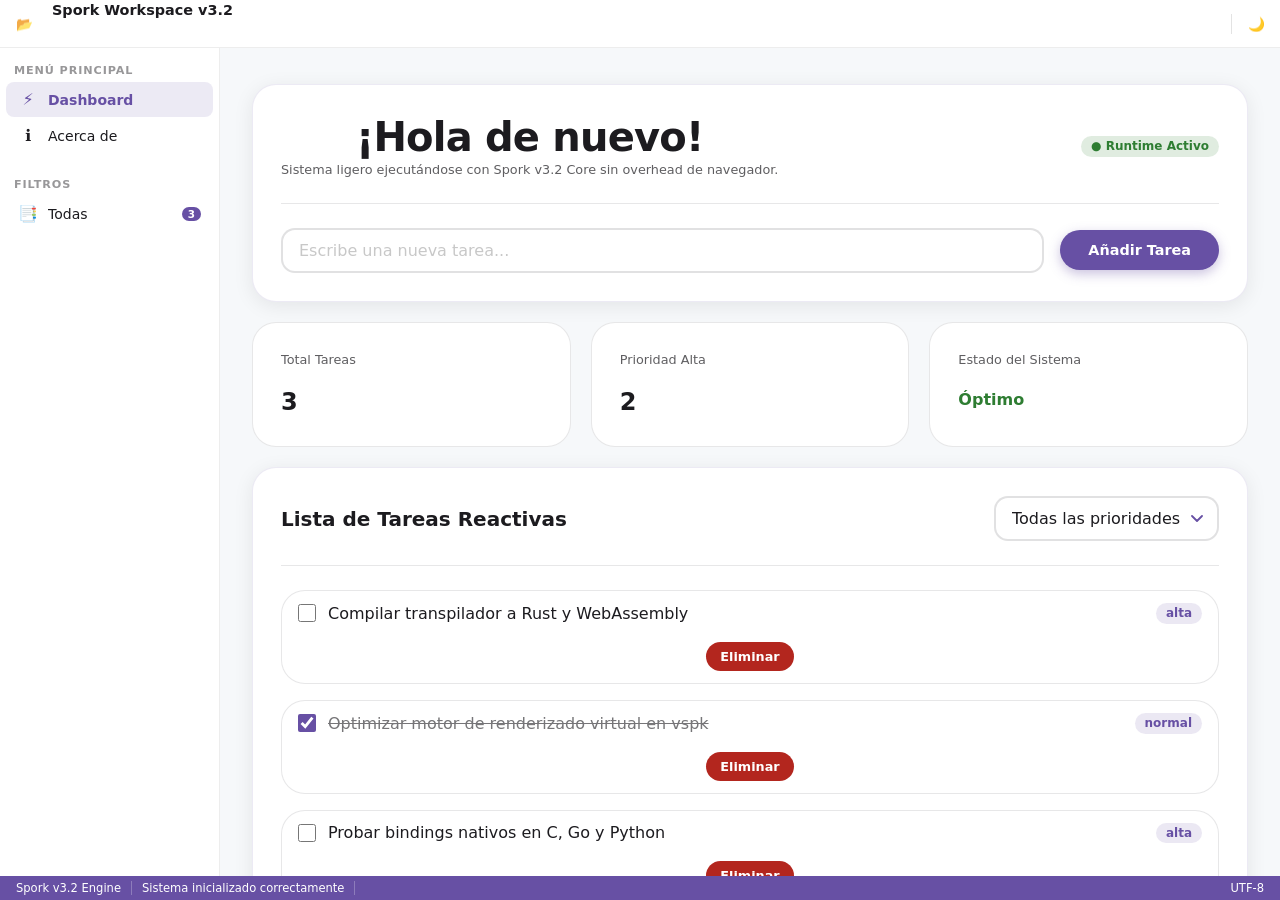
<file: v3/index2.html>
<!DOCTYPE html>
<html lang="es">
<head>
  <meta charset="UTF-8">
  <meta name="viewport" content="width=device-width, initial-scale=1.0">
  <title>Spork Demo - Panel Reactivo</title>
  <!-- Carga de Spork CSS -->
  <link rel="stylesheet" href="spork.css">
</head>
<body>

  <!-- Contenedor principal de la App -->
  <div id="app" class="sz-app-shell">

    <!-- 1. Toolbar Superior -->
    <header class="sz-toolbar">
      <button class="sz-toolbar-btn" data-spork-on="click: toggleSidebar()">
        📂
      </button>
      <div class="sz-toolbar-drag">
        <span class="sz-toolbar-title" data-spork-text="appName">Spork Workspace</span>
      </div>
      <div class="sz-toolbar-sep"></div>
      
      <!-- Selector de Tema / Modo Oscuro -->
      <button class="sz-toolbar-btn sz-tooltip-wrap" data-spork-on="click: toggleTheme()">
        <span data-spork-text="themeIcon">🌙</span>
        <span class="sz-tooltip sz-tooltip-bottom">Cambiar tema</span>
      </button>
    </header>

    <!-- 2. Sidebar Lateral -->
    <aside class="sz-sidebar" data-spork-class='{"sz-collapsed": sidebarCollapsed}'>
      <div class="sz-sidebar-section">
        <div class="sz-sidebar-section-title">Menú Principal</div>
        <a class="sz-sidebar-item sz-active" href="#">
          <span class="sz-sidebar-icon">⚡</span>
          <span class="sz-sidebar-label">Dashboard</span>
        </a>
        <a class="sz-sidebar-item" href="#" data-spork-on="click: openModal()">
          <span class="sz-sidebar-icon">ℹ️</span>
          <span class="sz-sidebar-label">Acerca de</span>
        </a>
      </div>
      
      <div class="sz-sidebar-section">
        <div class="sz-sidebar-section-title">Filtros</div>
        <div class="sz-sidebar-item" data-spork-on="click: setFilter('all')">
          <span class="sz-sidebar-icon">📑</span>
          <span class="sz-sidebar-label">Todas</span>
          <span class="sz-sidebar-badge" data-spork-text="tasks.length">0</span>
        </div>
      </div>
    </aside>

    <!-- 3. Contenido Principal (Main) -->
    <main class="sz-main">
      <div class="sz-page">

        <!-- Cabecera de bienvenida -->
        <div class="sz-card">
          <div class="sz-row sz-spread">
            <div>
              <h1 class="sz-h1" data-spork-text="greeting">¡Hola, Victor!</h1>
              <p class="sz-caption">Sistema ligero ejecutándose con Spork v3.2 Core sin overhead de navegador.</p>
            </div>
            <div>
              <span class="sz-badge sz-badge-success">● Runtime Activo</span>
            </div>
          </div>
          <div class="sz-divider"></div>
          <div class="sz-row">
            <input type="text" class="sz-input sz-grow" placeholder="Escribe una nueva tarea..." data-spork-bind="newTaskText" data-spork-on="keydown: if($event.key==='Enter') addTask()">
            <button class="sz-btn sz-btn-filled" data-spork-on="click: addTask()">
              Añadir Tarea
            </button>
          </div>
        </div>

        <!-- Estadísticas rápidas en Grid -->
        <div class="sz-grid">
          <div class="sz-card sz-card-flat">
            <span class="sz-caption">Total Tareas</span>
            <span class="sz-h2" data-spork-text="tasks.length">0</span>
          </div>
          <div class="sz-card sz-card-flat">
            <span class="sz-caption">Prioridad Alta</span>
            <span class="sz-h2" data-spork-text="highPriorityCount()">0</span>
          </div>
          <div class="sz-card sz-card-flat">
            <span class="sz-caption">Estado del Sistema</span>
            <span class="sz-body sz-bold" style="color: var(--sz-success);">Óptimo</span>
          </div>
        </div>

        <!-- Listado de tareas reactivo con soporte de claves (reconciliación DOM) -->
        <div class="sz-card">
          <div class="sz-row sz-spread">
            <h3 class="sz-h3">Lista de Tareas Reactivas</h3>
            <select class="sz-select" style="width: auto;" data-spork-bind="currentPriority">
              <option value="all">Todas las prioridades</option>
              <option value="normal">Normal</option>
              <option value="alta">Alta</option>
            </select>
          </div>
          <div class="sz-divider"></div>

          <!-- Contenedor del bucle (for-src con clave para alto rendimiento) -->
          <div class="sz-col" data-spork-for-src="filteredTasks()" data-spork-for-var="task" data-spork-for-key="task.id" id="taskList"></div>
        </div>

      </div>
    </main>

    <!-- 4. Barra de Estado Inferior -->
    <footer class="sz-statusbar">
      <div class="sz-statusbar-item">Spork v3.2 Engine</div>
      <div class="sz-statusbar-sep"></div>
      <div class="sz-statusbar-item" data-spork-text="statusMessage">Listo</div>
      <div class="sz-statusbar-sep"></div>
      <div class="sz-statusbar-item" style="margin-left: auto;">UTF-8</div>
    </footer>

  </div>

  <!-- Plantilla HTML para los elementos de la lista (para data-spork-for) -->
  <template data-spork-for-template="taskList">
    <div class="sz-card sz-card-flat sz-row sz-spread" style="padding: 12px 16px;">
      <div class="sz-row" style="justify-content: flex-start; gap: 12px; flex: 1;">
        <input type="checkbox" data-spork-bind="task.completed" style="width: 18px; height: 18px; accent-color: var(--sz-primary); cursor: pointer;">
        <span data-spork-text="task.text" data-spork-class='{"sz-muted": task.completed}' data-spork-style="{textDecoration: task.completed ? 'line-through' : 'none'}" style="flex: 1;"></span>
        <span class="sz-badge" data-spork-text="task.priority">normal</span>
      </div>
      <button class="sz-btn sz-btn-danger sz-btn-sm" data-spork-on="click: removeTask(task.id)">Eliminar</button>
    </div>
  </template>

  <!-- Modal de información -->
  <div class="sz-modal-overlay" style="display:none" data-spork-if="modalOpen" data-spork-on="click: if($event.target===$element) closeModal()">
    <div class="sz-modal">
      <div class="sz-modal-header">
        <h3 class="sz-modal-title">Acerca de Spork Workspace</h3>
        <button class="sz-modal-close" data-spork-on="click: closeModal()">×</button>
      </div>
      <div class="sz-modal-body">
        <p>Este entorno de pruebas demuestra la sinergia entre:</p>
        <br>
        <ul style="padding-left: 20px; display: flex; flex-direction: column; gap: 6px;">
          <li><b>Spork CSS v3.1:</b> Estilos nativos, variables fluidas y componentes limpios.</li>
          <li><b>Spork JS v3.2:</b> Micro-runtime reactivo con delegación de eventos y reconciliación de DOM basada en claves.</li>
        </ul>
      </div>
      <div class="sz-modal-footer">
        <button class="sz-btn sz-btn-filled" data-spork-on="click: closeModal()">Entendido</button>
      </div>
    </div>
  </div>

  <!-- Carga de Spork JS -->
  <script src="spork.js"></script>

  <!-- Lógica y Estado de la Demo -->
  <script>
    // Inicializamos el estado reactivo con Spork.state
    const state = Spork.state({
      appName: "Spork Workspace v3.2",
      greeting: "¡Hola de nuevo!",
      newTaskText: "",
      currentPriority: "all",
      sidebarCollapsed: false,
      modalOpen: false,
      themeIcon: "🌙",
      statusMessage: "Sistema inicializado correctamente",
      tasks: [
        { id: 1, text: "Compilar transpilador a Rust y WebAssembly", priority: "alta", completed: false },
        { id: 2, text: "Optimizar motor de renderizado virtual en vspk", priority: "normal", completed: true },
        { id: 3, text: "Probar bindings nativos en C, Go y Python", priority: "alta", completed: false }
      ],

      // Funciones auxiliares accesibles desde las expresiones
      filteredTasks() {
        if (this.currentPriority === "all") return this.tasks;
        return this.tasks.filter(t => t.priority === this.currentPriority);
      },

      highPriorityCount() {
        return this.tasks.filter(t => t.priority === "alta" && !t.completed).length;
      }
    });

    // Métodos de control de la app
    function addTask() {
      if (!state.newTaskText.trim()) return;
      const newId = Date.now();
      state.tasks = [
        ...state.tasks,
        { id: newId, text: state.newTaskText, priority: state.newTaskText.includes('!') ? 'alta' : 'normal', completed: false }
      ];
      state.newTaskText = "";
      state.statusMessage = "Tarea añadida con éxito";
    }

    function removeTask(id) {
      state.tasks = state.tasks.filter(t => t.id !== id);
      state.statusMessage = "Tarea eliminada";
    }

    function toggleTask(id) {
      state.tasks = state.tasks.map(t => t.id === id ? { ...t, completed: !t.completed } : t);
    }

    function toggleSidebar() {
      state.sidebarCollapsed = !state.sidebarCollapsed;
    }

    function openModal() {
      state.modalOpen = true;
    }

    function closeModal() {
      state.modalOpen = false;
    }

    function toggleTheme() {
      const html = document.documentElement;
      const isDark = html.classList.toggle('sz-dark');
      state.themeIcon = isDark ? "☀️" : "🌙";
      state.statusMessage = isDark ? "Modo oscuro activado" : "Modo claro activado";
    }
  </script>
</body>
</html>
</file>
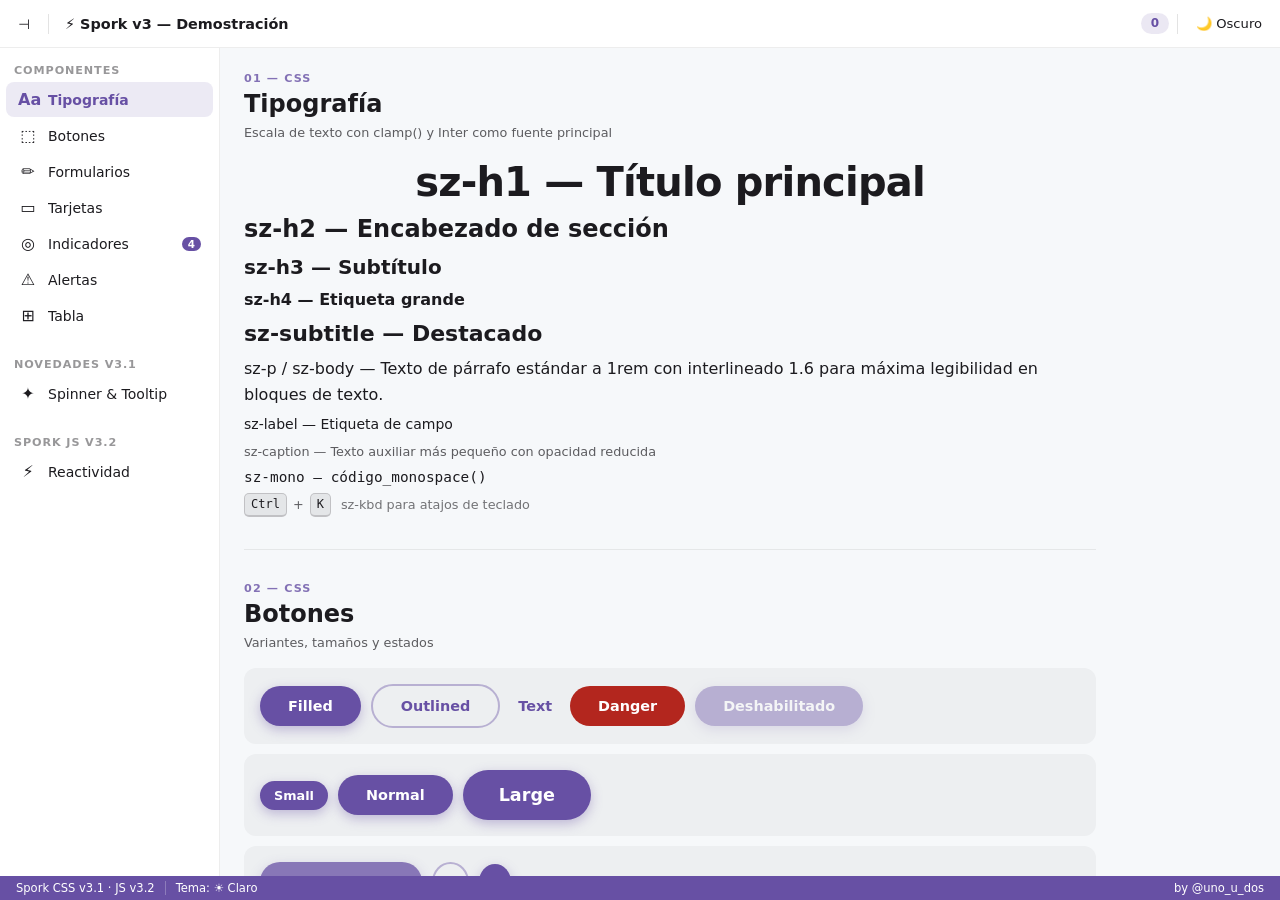
<file: v3/Spork_Demo.html>
<!doctype html><html><head><meta charset=utf8><meta name=viewport content="width=device-width,initial-scale=1,viewport-fit=cover"><style>:root{color-scheme:light;box-sizing:border-box;padding-top:env(safe-area-inset-top,0px);padding-bottom:env(safe-area-inset-bottom,0px)}html{scroll-padding-top:env(safe-area-inset-top,0px)}body{margin:0;padding:0;font:14px -apple-system,BlinkMacSystemFont,sans-serif;background:#faf9f5;color:#141413}img{max-width:100%}[hidden]:not([hidden=until-found i]){display:none!important}</style></head><body>
<title>Spork Demo</title>
<link rel="stylesheet" href="https://fonts.googleapis.com/css2?family=Inter:wght@400;500;600;700&family=JetBrains+Mono:wght@400;500&display=swap">

<style>
html, body { margin: 0; }
/* Spork CSS v2.1 - Enhanced */
*,*::before,*::after{box-sizing:border-box;margin:0;padding:0}

:root {
  --sz-bg: #f6f8fa;
  --sz-surface: #ffffff;
  --sz-on-surface: #1c1b1f;
  --sz-primary: #6750A4;
  --sz-on-primary: #ffffff;
  --sz-error: #b3261e;
  --sz-font: system-ui, -apple-system, sans-serif;
  --sz-font-size: 16px;
}

.sz-dark, [data-theme="dark"] {
  --sz-bg: #121212;
  --sz-surface: #1e1e1e;
  --sz-on-surface: #e3e3e3;
  --sz-primary: #d0bcff;
  --sz-on-primary: #381e72;
  --sz-error: #f2b8b5;
  color: var(--sz-on-surface);
}
.sz-dark:not(html):not(body), [data-theme="dark"]:not(html):not(body) { background: var(--sz-bg); }

html,body{width:100%;min-height:100%;font-family:var(--sz-font);font-size:var(--sz-font-size);background:var(--sz-bg);color:var(--sz-on-surface);-webkit-font-smoothing:antialiased;transition:background-color .2s,color .2s}
#app{width:100%;min-height:100vh}
img,svg{display:block;max-width:100%}
button,input,select,textarea{font:inherit}

/* Layout */
.sz-page{width:100%;padding:16px 12px;display:flex;flex-direction:column;gap:12px;align-items:center}
@media(min-width:480px){.sz-page{padding:20px 16px;gap:14px}}
@media(min-width:768px){.sz-page{padding:28px 24px;gap:16px;max-width:800px;margin:0 auto}}
@media(min-width:1280px){.sz-page{padding:36px 32px;gap:20px;max-width:1100px}}

.sz-col{display:flex;flex-direction:column;gap:12px;width:100%}
@media(min-width:480px){.sz-col{gap:14px}}
@media(min-width:768px){.sz-col{gap:16px}}

.sz-row{display:flex;flex-direction:row;gap:10px;align-items:center;justify-content:center;flex-wrap:wrap;width:100%}
@media(min-width:480px){.sz-row{gap:12px}}
@media(min-width:768px){.sz-row{gap:16px}}

.sz-grid{display:grid;grid-template-columns:1fr;gap:12px;width:100%}
@media(min-width:480px){.sz-grid{grid-template-columns:repeat(2,1fr);gap:14px}}
@media(min-width:768px){.sz-grid{grid-template-columns:repeat(2,1fr);gap:16px}}
@media(min-width:1280px){.sz-grid{grid-template-columns:repeat(3,1fr);gap:20px}}

.sz-center{align-items:center;text-align:center}
.sz-start{align-items:flex-start;text-align:left}
.sz-end{align-items:flex-end;text-align:right}
.sz-spread{justify-content:space-between}
.sz-grow{flex:1 1 0}
.sz-wrap{flex-wrap:wrap}
.sz-scroll{overflow-y:auto;-webkit-overflow-scrolling:touch}

/* Contenedor */
.sz-container{width:100%;max-width:32rem;margin-left:auto;margin-right:auto}

.sz-card{color:var(--sz-on-surface);background:var(--sz-surface);border-radius:16px;padding:16px;box-shadow:0 4px 20px rgba(0,0,0,.08);border:1px solid color-mix(in srgb,var(--sz-primary) 12%,transparent);width:100%;display:flex;flex-direction:column;gap:12px}
@media(min-width:480px){.sz-card{border-radius:20px;padding:18px;gap:14px}}
@media(min-width:768px){.sz-card{border-radius:24px;padding:24px;gap:16px}}
@media(min-width:1280px){.sz-card{padding:28px;gap:18px}}

.sz-divider{width:100%;height:1px;background:color-mix(in srgb,var(--sz-on-surface) 10%,transparent);margin:6px 0}

/* Tipografía */
.sz-h1{font-size:clamp(1.4rem,5vw,2.5rem);font-weight:700;line-height:1.2;letter-spacing:-.02em;text-align:center}
.sz-h2{font-size:clamp(1.05rem,3vw,1.5rem);font-weight:600;line-height:1.3}
.sz-h3{font-size:clamp(1rem,2.5vw,1.25rem);font-weight:600;line-height:1.4}
.sz-h4{font-size:1rem;font-weight:600;line-height:1.4}
.sz-p{font-size:1rem;line-height:1.6}
.sz-label{font-size:.875rem;font-weight:500;line-height:1.4;display:block}
.sz-caption{font-size:.8rem;line-height:1.4;opacity:.7}
.sz-subtitle{font-size:clamp(1.1rem,2.5vw,1.375rem);font-weight:600;line-height:1.3}
.sz-body{font-size:1rem;line-height:1.6}
.sz-mono{font-family:ui-monospace,monospace;font-size:.9em}
.sz-muted{opacity:.6}
.sz-bold{font-weight:700}

/* Botón */
.sz-btn{display:inline-flex;align-items:center;justify-content:center;gap:8px;padding:10px 20px;border:none;border-radius:99px;font-size:.875rem;font-weight:600;cursor:pointer;transition:opacity .15s,transform .1s;user-select:none;-webkit-tap-highlight-color:transparent;white-space:nowrap;width:100%}
@media(min-width:480px){.sz-btn{width:auto;padding:11px 24px;font-size:.9rem}}
@media(min-width:768px){.sz-btn{padding:12px 28px}}
.sz-btn:active{transform:scale(.97)}
.sz-btn:disabled{opacity:.4;cursor:not-allowed;transform:none}
.sz-btn-filled{background:var(--sz-primary);color:var(--sz-on-primary);box-shadow:0 4px 12px color-mix(in srgb,var(--sz-primary) 35%,transparent)}
.sz-btn-filled:hover:not(:disabled){opacity:.9}
.sz-btn-outlined{background:transparent;color:var(--sz-primary);border:2px solid color-mix(in srgb,var(--sz-primary) 40%,transparent)}
.sz-btn-outlined:hover:not(:disabled){background:color-mix(in srgb,var(--sz-primary) 7%,transparent)}
.sz-btn-text{background:transparent;color:var(--sz-primary);padding-left:8px;padding-right:8px}
.sz-btn-text:hover:not(:disabled){background:color-mix(in srgb,var(--sz-primary) 7%,transparent)}
.sz-btn-danger{background:var(--sz-error);color:#fff}
.sz-btn-sm{padding:7px 14px;font-size:.8rem}
.sz-btn-lg{padding:13px 28px;font-size:1rem}
@media(min-width:768px){.sz-btn-lg{padding:15px 36px;font-size:1.1rem}}
.sz-btn-full{width:100%}
.sz-btn-icon{padding:10px;border-radius:50%;aspect-ratio:1}
.sz-btn-row{width:100%}
@media(min-width:480px){.sz-btn-row{width:auto}}

/* Input */
.sz-input{width:100%;padding:10px 14px;border:2px solid color-mix(in srgb,var(--sz-on-surface) 13%,transparent);border-radius:12px;font-size:1rem;background:var(--sz-surface);color:var(--sz-on-surface);outline:none;transition:border-color .15s,box-shadow .15s}
@media(min-width:480px){.sz-input{padding:11px 16px;border-radius:14px}}
.sz-input:focus{border-color:var(--sz-primary);box-shadow:0 0 0 3px color-mix(in srgb,var(--sz-primary) 13%,transparent)}
.sz-input::placeholder{opacity:.4}
.sz-input:disabled{opacity:.5;cursor:not-allowed}
.sz-textarea{width:100%;padding:10px 14px;border:2px solid color-mix(in srgb,var(--sz-on-surface) 13%,transparent);border-radius:12px;font-size:1rem;background:var(--sz-surface);color:var(--sz-on-surface);outline:none;resize:vertical;min-height:80px;line-height:1.6;transition:border-color .15s}
@media(min-width:480px){.sz-textarea{padding:11px 16px;border-radius:14px}}
.sz-textarea:focus{border-color:var(--sz-primary);box-shadow:0 0 0 3px color-mix(in srgb,var(--sz-primary) 13%,transparent)}
.sz-select{width:100%;padding:10px 36px 10px 14px;border:2px solid color-mix(in srgb,var(--sz-on-surface) 13%,transparent);border-radius:12px;font-size:1rem;background:var(--sz-surface);color:var(--sz-on-surface);outline:none;-webkit-appearance:none;cursor:pointer;transition:border-color .15s}
@media(min-width:480px){.sz-select{padding:11px 36px 11px 16px;border-radius:14px}}
.sz-select:focus{border-color:var(--sz-primary);box-shadow:0 0 0 3px color-mix(in srgb,var(--sz-primary) 13%,transparent)}

/* Badge */
.sz-badge{display:inline-flex;align-items:center;padding:2px 10px;border-radius:99px;font-size:.75rem;font-weight:600;line-height:1.4;background:color-mix(in srgb,var(--sz-primary) 13%,transparent);color:var(--sz-primary)}

/* Listas */
.sz-ul{list-style:none;width:100%;display:flex;flex-direction:column;gap:4px}
.sz-ol{list-style:decimal;list-style-position:inside;width:100%;display:flex;flex-direction:column;gap:4px}
.sz-li{font-size:.875rem;padding:4px 0}

/* Multimedia */
.sz-img{border-radius:12px;object-fit:cover;width:100%}
@media(min-width:480px){.sz-img{border-radius:14px}}
.sz-video{border-radius:12px;width:100%}
.sz-audio{width:100%}

/* Nav / footer */
.sz-nav{display:flex;align-items:center;gap:12px;width:100%}
.sz-footer{margin-top:2rem;padding-top:1rem;border-top:1px solid color-mix(in srgb,var(--sz-on-surface) 10%,transparent);font-size:.875rem;opacity:.7;width:100%}

/* Nuevos Componentes: Alertas, Progreso y Tablas */
.sz-alert{padding:12px 16px;border-radius:12px;font-size:.9rem;background:color-mix(in srgb,var(--sz-primary) 10%,transparent);border-left:4px solid var(--sz-primary);color:var(--sz-on-surface);width:100%;display:flex;align-items:center;gap:10px}
.sz-alert-error{background:color-mix(in srgb,var(--sz-error) 10%,transparent);border-left-color:var(--sz-error)}

.sz-progress{width:100%;height:8px;background:color-mix(in srgb,var(--sz-on-surface) 10%,transparent);border-radius:99px;overflow:hidden}
.sz-progress-bar{height:100%;background:var(--sz-primary);border-radius:99px;transition:width .3s ease}

.sz-table-container{width:100%;overflow-x:auto;border-radius:12px;border:1px solid color-mix(in srgb,var(--sz-on-surface) 10%,transparent)}
.sz-table{width:100%;border-collapse:collapse;text-align:left;font-size:.9rem}
.sz-table th,.sz-table td{padding:10px 14px;border-bottom:1px solid color-mix(in srgb,var(--sz-on-surface) 8%,transparent)}
.sz-table th{font-weight:600;background:color-mix(in srgb,var(--sz-primary) 6%,transparent)}
.sz-table tr:last-child td{border-bottom:none}
.sz-table-striped tbody tr:nth-child(even){background:color-mix(in srgb,var(--sz-on-surface) 3%,transparent)}

/* Utilidades de Espaciado Atómico */
.sz-m-0{margin:0}.sz-mt-1{margin-top:8px}.sz-mt-2{margin-top:16px}.sz-mt-3{margin-top:24px}
.sz-mb-1{margin-bottom:8px}.sz-mb-2{margin-bottom:16px}.sz-mb-3{margin-bottom:24px}
.sz-p-0{padding:0}.sz-p-1{padding:8px}.sz-p-2{padding:16px}.sz-p-3{padding:24px}

/* Utilidades Generales */
.sz-w-full{width:100%}
.sz-hidden{display:none!important}
.sz-truncate{overflow:hidden;text-overflow:ellipsis;white-space:nowrap}
.sz-no-select{user-select:none;-webkit-user-select:none}

/* Ripple */
[data-ripple]{position:relative;overflow:hidden}
[data-ripple]::after{content:'';position:absolute;inset:0;background:currentColor;opacity:0;transition:opacity 200ms;pointer-events:none;border-radius:inherit}
[data-ripple]:hover::after{opacity:.08}[data-ripple]:active::after{opacity:.12}

/* Scrollbar */
::-webkit-scrollbar{width:4px}::-webkit-scrollbar-thumb{background:#cac4d0;border-radius:4px}

/* Animación */
@keyframes sz-fade-in{from{opacity:0;transform:translateY(6px)}to{opacity:1;transform:none}}
.sz-fade-in{animation:sz-fade-in .2s ease both}
/* Utilidades de Estado Dinámico */
.sz-active { opacity: 1; font-weight: 600; }
.sz-disabled { opacity: 0.4; pointer-events: none; }

/* ── Modal ───────────────────────────────────────────────────────────────── */
.sz-modal-overlay{position:fixed;inset:0;z-index:9998;background:rgba(0,0,0,.5);display:flex;align-items:center;justify-content:center;backdrop-filter:blur(4px);animation:sz-fade-in .15s ease}
.sz-modal{background:var(--sz-surface);border-radius:20px;padding:24px;width:90%;max-width:480px;max-height:90vh;overflow-y:auto;box-shadow:0 24px 64px rgba(0,0,0,.25);border:1px solid color-mix(in srgb,var(--sz-primary) 10%,transparent);z-index:9999;animation:sz-slide-in .18s ease;display:flex;flex-direction:column;gap:16px}
@media(min-width:480px){.sz-modal{padding:28px}}
@keyframes sz-slide-in{from{transform:translateY(-16px) scale(.97);opacity:0}to{transform:none;opacity:1}}
.sz-modal-header{display:flex;align-items:center;justify-content:space-between;gap:12px}
.sz-modal-title{font-size:1.1rem;font-weight:700}
.sz-modal-close{background:transparent;border:none;cursor:pointer;color:var(--sz-on-surface);opacity:.5;font-size:1.2rem;padding:4px;border-radius:6px;transition:opacity .15s}
.sz-modal-close:hover{opacity:1}
.sz-modal-body{font-size:.95rem;line-height:1.6;color:var(--sz-on-surface);opacity:.85}
.sz-modal-footer{display:flex;gap:8px;justify-content:flex-end;flex-wrap:wrap}

/* ── Tooltip ─────────────────────────────────────────────────────────────── */
.sz-tooltip-wrap{position:relative;display:inline-flex}
.sz-tooltip-wrap .sz-tooltip{position:absolute;bottom:calc(100% + 8px);left:50%;transform:translateX(-50%);background:#1c1b1f;color:#fff;font-size:.78rem;padding:5px 10px;border-radius:7px;white-space:nowrap;pointer-events:none;opacity:0;transition:opacity .15s;z-index:9997}
.sz-tooltip-wrap .sz-tooltip::after{content:'';position:absolute;top:100%;left:50%;transform:translateX(-50%);border:5px solid transparent;border-top-color:#1c1b1f}
.sz-tooltip-wrap:hover .sz-tooltip{opacity:1}

/* ── Tabs ────────────────────────────────────────────────────────────────── */
.sz-tabs{display:flex;flex-direction:column;gap:0;width:100%}
.sz-tab-list{display:flex;gap:0;border-bottom:2px solid color-mix(in srgb,var(--sz-on-surface) 10%,transparent);overflow-x:auto;-webkit-overflow-scrolling:touch;scrollbar-width:none}
.sz-tab-list::-webkit-scrollbar{display:none}
.sz-tab-btn{padding:10px 18px;border:none;background:transparent;color:var(--sz-on-surface);font-size:.9rem;font-weight:500;cursor:pointer;border-bottom:2px solid transparent;margin-bottom:-2px;transition:color .15s,border-color .15s;white-space:nowrap;font-family:inherit}
.sz-tab-btn:hover{color:var(--sz-primary)}
.sz-tab-btn.sz-active{color:var(--sz-primary);border-bottom-color:var(--sz-primary);font-weight:600}
.sz-tab-panel{padding:16px 0;display:none}
.sz-tab-panel.sz-active{display:block;animation:sz-fade-in .18s ease}

/* ── Spinner ─────────────────────────────────────────────────────────────── */
.sz-spinner{display:inline-block;width:24px;height:24px;border:3px solid color-mix(in srgb,var(--sz-primary) 25%,transparent);border-top-color:var(--sz-primary);border-radius:50%;animation:sz-spin .7s linear infinite;flex-shrink:0}
.sz-spinner-sm{width:16px;height:16px;border-width:2px}
.sz-spinner-lg{width:40px;height:40px;border-width:4px}
.sz-spinner-center{display:flex;justify-content:center;align-items:center;width:100%;padding:32px 0}
@keyframes sz-spin{to{transform:rotate(360deg)}}

/* ── Avatar ──────────────────────────────────────────────────────────────── */
.sz-avatar{display:inline-flex;align-items:center;justify-content:center;border-radius:50%;overflow:hidden;background:color-mix(in srgb,var(--sz-primary) 20%,transparent);color:var(--sz-primary);font-weight:700;flex-shrink:0;width:40px;height:40px;font-size:1rem}
.sz-avatar-sm{width:28px;height:28px;font-size:.75rem}
.sz-avatar-lg{width:56px;height:56px;font-size:1.4rem}
.sz-avatar-xl{width:80px;height:80px;font-size:2rem}
.sz-avatar img{width:100%;height:100%;object-fit:cover}
.sz-avatar-group{display:flex;flex-direction:row-reverse;justify-content:flex-end}
.sz-avatar-group .sz-avatar{margin-left:-8px;border:2px solid var(--sz-bg)}

/* ── Switch ──────────────────────────────────────────────────────────────── */
.sz-switch{position:relative;display:inline-flex;align-items:center;gap:8px;cursor:pointer;user-select:none}
.sz-switch input{position:absolute;opacity:0;width:0;height:0}
.sz-switch-track{position:relative;width:44px;height:24px;background:color-mix(in srgb,var(--sz-on-surface) 20%,transparent);border-radius:99px;transition:background .2s;flex-shrink:0}
.sz-switch input:checked ~ .sz-switch-track{background:var(--sz-primary)}
.sz-switch-thumb{position:absolute;left:3px;top:3px;width:18px;height:18px;background:#fff;border-radius:50%;transition:transform .2s;box-shadow:0 1px 4px rgba(0,0,0,.25)}
.sz-switch input:checked ~ .sz-switch-track .sz-switch-thumb{transform:translateX(20px)}
.sz-switch-label{font-size:.9rem}

/* ── Slider ──────────────────────────────────────────────────────────────── */
.sz-slider{-webkit-appearance:none;appearance:none;width:100%;height:4px;border-radius:99px;background:color-mix(in srgb,var(--sz-primary) 20%,transparent);outline:none;cursor:pointer}
.sz-slider::-webkit-slider-thumb{-webkit-appearance:none;appearance:none;width:18px;height:18px;border-radius:50%;background:var(--sz-primary);box-shadow:0 2px 6px color-mix(in srgb,var(--sz-primary) 40%,transparent);transition:transform .1s}
.sz-slider::-webkit-slider-thumb:hover{transform:scale(1.2)}
.sz-slider::-moz-range-thumb{width:18px;height:18px;border-radius:50%;background:var(--sz-primary);border:none;box-shadow:0 2px 6px color-mix(in srgb,var(--sz-primary) 40%,transparent)}

/* ── Skeleton ────────────────────────────────────────────────────────────── */
.sz-skeleton{background:linear-gradient(90deg,color-mix(in srgb,var(--sz-on-surface) 8%,transparent) 25%,color-mix(in srgb,var(--sz-on-surface) 14%,transparent) 50%,color-mix(in srgb,var(--sz-on-surface) 8%,transparent) 75%);background-size:200% 100%;animation:sz-shimmer 1.4s infinite;border-radius:8px}
.sz-skeleton-text{height:1em;width:100%;border-radius:4px}
.sz-skeleton-title{height:1.5em;width:60%;border-radius:4px}
.sz-skeleton-avatar{width:40px;height:40px;border-radius:50%;flex-shrink:0}
.sz-skeleton-btn{height:38px;width:100px;border-radius:99px}
.sz-skeleton-card{height:120px;width:100%;border-radius:16px}
@keyframes sz-shimmer{0%{background-position:200% 0}100%{background-position:-200% 0}}

/* ── Toast ───────────────────────────────────────────────────────────────── */
.sz-toast-container{position:fixed;bottom:24px;right:24px;z-index:9999;display:flex;flex-direction:column;gap:8px;pointer-events:none}
.sz-toast{background:var(--sz-surface);border-radius:12px;padding:12px 16px;font-size:.875rem;box-shadow:0 8px 24px rgba(0,0,0,.18);border-left:4px solid var(--sz-primary);display:flex;align-items:center;gap:10px;pointer-events:all;animation:sz-toast-in .2s ease;max-width:360px;color:var(--sz-on-surface)}
.sz-toast-success{border-left-color:#2e7d32}
.sz-toast-error  {border-left-color:var(--sz-error)}
.sz-toast-warning{border-left-color:#f57c00}
@keyframes sz-toast-in{from{transform:translateX(24px);opacity:0}to{transform:none;opacity:1}}

/* ── Card variantes ──────────────────────────────────────────────────────── */
.sz-card-flat{box-shadow:none;border:1px solid color-mix(in srgb,var(--sz-on-surface) 10%,transparent)}
.sz-card-interactive{cursor:pointer;transition:transform .15s,box-shadow .15s}
.sz-card-interactive:hover{transform:translateY(-2px);box-shadow:0 8px 28px rgba(0,0,0,.13)}
.sz-card-interactive:active{transform:translateY(0)}

/* ── Botón con loading ───────────────────────────────────────────────────── */
.sz-btn.sz-loading{pointer-events:none;opacity:.75}
.sz-btn.sz-loading::after{content:'';display:inline-block;width:14px;height:14px;border:2px solid currentColor;border-top-color:transparent;border-radius:50%;animation:sz-spin .6s linear infinite;margin-left:6px}

/* ── Input variantes ─────────────────────────────────────────────────────── */
.sz-input-error,.sz-textarea-error,.sz-select-error{border-color:var(--sz-error)!important}
.sz-input-error:focus,.sz-textarea-error:focus,.sz-select-error:focus{box-shadow:0 0 0 3px color-mix(in srgb,var(--sz-error) 15%,transparent)!important}
.sz-input-success,.sz-textarea-success{border-color:#2e7d32!important}
.sz-input-success:focus,.sz-textarea-success:focus{box-shadow:0 0 0 3px rgba(46,125,50,.15)!important}
.sz-field{display:flex;flex-direction:column;gap:6px;width:100%}
.sz-field-hint{font-size:.8rem;opacity:.65}
.sz-field-error{font-size:.8rem;color:var(--sz-error)}

/* ── Animaciones extra ───────────────────────────────────────────────────── */
@keyframes sz-slide-up{from{transform:translateY(12px);opacity:0}to{transform:none;opacity:1}}
@keyframes sz-slide-down{from{transform:translateY(-12px);opacity:0}to{transform:none;opacity:1}}
@keyframes sz-bounce{0%,100%{transform:translateY(0)}50%{transform:translateY(-6px)}}
@keyframes sz-pulse{0%,100%{opacity:1}50%{opacity:.4}}
.sz-slide-up  {animation:sz-slide-up   .2s ease both}
.sz-slide-down{animation:sz-slide-down .2s ease both}
.sz-bounce    {animation:sz-bounce     .6s ease infinite}
.sz-pulse     {animation:sz-pulse      1.2s ease infinite}

/* ── Estado ──────────────────────────────────────────────────────────────── */
.sz-active   {opacity:1;font-weight:600}
.sz-disabled {opacity:.4;pointer-events:none;cursor:not-allowed}
.sz-loading  {opacity:.6;cursor:wait;pointer-events:none}
.sz-selected {outline:2px solid var(--sz-primary);outline-offset:2px}
.sz-error-state  {border-color:var(--sz-error)!important;color:var(--sz-error)}
.sz-success-state{color:#2e7d32}
.sz-clickable{cursor:pointer;user-select:none;-webkit-tap-highlight-color:transparent}
.sz-hoverable:hover{background:color-mix(in srgb,var(--sz-primary) 7%,transparent)}

/* ── Texto semántico ─────────────────────────────────────────────────────── */
.sz-text-primary{color:var(--sz-primary)}
.sz-text-error  {color:var(--sz-error)}
.sz-text-success{color:#2e7d32}
.sz-text-warning{color:#f57c00}
.sz-text-muted  {opacity:.55}

/* ── Sombras ─────────────────────────────────────────────────────────────── */
.sz-shadow-sm{box-shadow:0 1px 4px rgba(0,0,0,.08)}
.sz-shadow   {box-shadow:0 4px 16px rgba(0,0,0,.10)}
.sz-shadow-lg{box-shadow:0 12px 40px rgba(0,0,0,.16)}
.sz-shadow-xl{box-shadow:0 24px 64px rgba(0,0,0,.22)}
.sz-shadow-none{box-shadow:none}

/* ── Border radius ───────────────────────────────────────────────────────── */
.sz-rounded-none{border-radius:0}
.sz-rounded-sm  {border-radius:4px}
.sz-rounded     {border-radius:8px}
.sz-rounded-lg  {border-radius:16px}
.sz-rounded-xl  {border-radius:24px}
.sz-rounded-full{border-radius:9999px}

/* ── Gap ─────────────────────────────────────────────────────────────────── */
.sz-gap-0{gap:0}.sz-gap-1{gap:4px}.sz-gap-2{gap:8px}.sz-gap-3{gap:12px}
.sz-gap-4{gap:16px}.sz-gap-5{gap:20px}.sz-gap-6{gap:24px}.sz-gap-8{gap:32px}

/* ── Overflow ────────────────────────────────────────────────────────────── */
.sz-overflow-hidden {overflow:hidden}
.sz-overflow-auto   {overflow:auto}
.sz-overflow-x-auto {overflow-x:auto}
.sz-overflow-y-auto {overflow-y:auto}
.sz-overflow-x-hidden{overflow-x:hidden}

/* ── Posición ────────────────────────────────────────────────────────────── */
.sz-relative{position:relative}
.sz-absolute{position:absolute}
.sz-fixed   {position:fixed}
.sz-sticky  {position:sticky;top:0;z-index:10}

/* ── Flex / Grid utilidades ──────────────────────────────────────────────── */
.sz-flex        {display:flex}
.sz-inline-flex {display:inline-flex}
.sz-grid-auto   {display:grid;grid-template-columns:repeat(auto-fill,minmax(200px,1fr));gap:16px}
.sz-items-start {align-items:flex-start}
.sz-items-center{align-items:center}
.sz-items-end   {align-items:flex-end}
.sz-justify-start  {justify-content:flex-start}
.sz-justify-center {justify-content:center}
.sz-justify-end    {justify-content:flex-end}
.sz-justify-between{justify-content:space-between}
.sz-flex-col    {flex-direction:column}
.sz-flex-row    {flex-direction:row}
.sz-flex-1      {flex:1 1 0}
.sz-flex-none   {flex:none}
.sz-self-start  {align-self:flex-start}
.sz-self-center {align-self:center}
.sz-self-end    {align-self:flex-end}
.sz-self-stretch{align-self:stretch}

/* ── Display ─────────────────────────────────────────────────────────────── */
.sz-block       {display:block}
.sz-inline-block{display:inline-block}
.sz-inline      {display:inline}
.sz-contents    {display:contents}

/* ── Dimensiones ─────────────────────────────────────────────────────────── */
.sz-w-auto {width:auto}
.sz-w-half {width:50%}
.sz-w-full {width:100%}
.sz-h-full {height:100%}
.sz-h-screen{height:100vh}
.sz-min-h-0{min-height:0}
.sz-max-w-sm {max-width:24rem}
.sz-max-w-md {max-width:36rem}
.sz-max-w-lg {max-width:48rem}
.sz-max-w-xl {max-width:64rem}
.sz-max-w-full{max-width:100%}

/* ── Tema claro explícito ────────────────────────────────────────────────── */
/* Fuerza tema claro en cualquier elemento, incluso dentro de sz-dark        */
.sz-light, [data-theme="light"] {
  --sz-bg: #f6f8fa;
  --sz-surface: #ffffff;
  --sz-on-surface: #1c1b1f;
  --sz-primary: #6750A4;
  --sz-on-primary: #ffffff;
  --sz-error: #b3261e;
  background: var(--sz-bg);
  color: var(--sz-on-surface);
}

/* Toggle automático según preferencia del sistema (sin JS) */
@media (prefers-color-scheme: dark) {
  :root:not(.sz-light):not([data-theme="light"]) {
    --sz-bg: #121212;
    --sz-surface: #1e1e1e;
    --sz-on-surface: #e3e3e3;
    --sz-primary: #d0bcff;
    --sz-on-primary: #381e72;
    --sz-error: #f2b8b5;
  }
}

/* Transición suave al cambiar de tema */
html, body, .sz-card, .sz-modal, .sz-toast, .sz-input, .sz-textarea, .sz-select {
  transition: background-color .25s ease, color .25s ease, border-color .25s ease;
}

/* ══════════════════════════════════════════════════════════════════════════ */
/* Componentes de App                                                         */
/* ══════════════════════════════════════════════════════════════════════════ */

/* ── App Shell ───────────────────────────────────────────────────────────── */
/* Layout raíz de app: toolbar + (sidebar | contenido) + statusbar           */
.sz-app-shell {
  display: grid;
  grid-template-rows: auto 1fr auto;
  grid-template-columns: auto 1fr;
  grid-template-areas:
    "toolbar  toolbar"
    "sidebar  main"
    "statusbar statusbar";
  height: 100vh;
  width: 100vw;
  overflow: hidden;
  background: var(--sz-bg);
  color: var(--sz-on-surface);
}
.sz-app-shell.sz-no-sidebar {
  grid-template-columns: 1fr;
  grid-template-areas:
    "toolbar"
    "main"
    "statusbar";
}

/* ── Toolbar ─────────────────────────────────────────────────────────────── */
.sz-toolbar {
  grid-area: toolbar;
  display: flex;
  align-items: center;
  gap: 4px;
  padding: 0 8px;
  height: 48px;
  background: var(--sz-surface);
  border-bottom: 1px solid color-mix(in srgb, var(--sz-on-surface) 8%, transparent);
  user-select: none;
  z-index: 100;
  flex-shrink: 0;
}
.sz-toolbar-title {
  font-size: .9rem;
  font-weight: 600;
  padding: 0 8px;
  flex: 1;
  overflow: hidden;
  text-overflow: ellipsis;
  white-space: nowrap;
}
.sz-toolbar-sep {
  width: 1px;
  height: 20px;
  background: color-mix(in srgb, var(--sz-on-surface) 12%, transparent);
  margin: 0 4px;
  flex-shrink: 0;
}
.sz-toolbar-spacer { flex: 1; }

/* Toolbar draggable (frameless) */
.sz-toolbar-drag {
  -webkit-app-region: drag;
  flex: 1;
  height: 100%;
  min-width: 20px;
}
.sz-toolbar-drag * { -webkit-app-region: no-drag; }

/* Botones de toolbar */
.sz-toolbar-btn {
  display: inline-flex;
  align-items: center;
  justify-content: center;
  width: 32px;
  height: 32px;
  border: none;
  border-radius: 6px;
  background: transparent;
  color: var(--sz-on-surface);
  cursor: pointer;
  font-size: .85rem;
  transition: background .12s;
  flex-shrink: 0;
  font-family: inherit;
}
.sz-toolbar-btn:hover  { background: color-mix(in srgb, var(--sz-on-surface) 8%, transparent); }
.sz-toolbar-btn:active { background: color-mix(in srgb, var(--sz-on-surface) 14%, transparent); }
.sz-toolbar-btn.sz-active { background: color-mix(in srgb, var(--sz-primary) 15%, transparent); color: var(--sz-primary); }
.sz-toolbar-btn-wide { width: auto; padding: 0 10px; gap: 6px; font-size: .82rem; font-weight: 500; }

/* ── Sidebar ─────────────────────────────────────────────────────────────── */
.sz-sidebar {
  grid-area: sidebar;
  display: flex;
  flex-direction: column;
  width: 220px;
  background: var(--sz-surface);
  border-right: 1px solid color-mix(in srgb, var(--sz-on-surface) 8%, transparent);
  overflow-y: auto;
  overflow-x: hidden;
  flex-shrink: 0;
  z-index: 50;
  transition: width .2s ease;
}
.sz-sidebar.sz-collapsed { width: 48px; }
.sz-sidebar.sz-collapsed .sz-sidebar-label { display: none; }
.sz-sidebar.sz-collapsed .sz-sidebar-section-title { display: none; }

.sz-sidebar-section { padding: 8px 0; }
.sz-sidebar-section-title {
  font-size: .7rem;
  font-weight: 700;
  letter-spacing: .08em;
  text-transform: uppercase;
  opacity: .45;
  padding: 8px 14px 4px;
}
.sz-sidebar-item {
  display: flex;
  align-items: center;
  gap: 10px;
  padding: 8px 12px;
  margin: 1px 6px;
  border-radius: 8px;
  cursor: pointer;
  font-size: .875rem;
  color: var(--sz-on-surface);
  text-decoration: none;
  transition: background .12s, color .12s;
  user-select: none;
  white-space: nowrap;
  overflow: hidden;
}
.sz-sidebar-item:hover  { background: color-mix(in srgb, var(--sz-on-surface) 6%, transparent); }
.sz-sidebar-item.sz-active {
  background: color-mix(in srgb, var(--sz-primary) 12%, transparent);
  color: var(--sz-primary);
  font-weight: 600;
}
.sz-sidebar-icon {
  width: 20px;
  text-align: center;
  flex-shrink: 0;
  font-size: 1rem;
}
.sz-sidebar-label { flex: 1; overflow: hidden; text-overflow: ellipsis; }
.sz-sidebar-badge {
  background: var(--sz-primary);
  color: var(--sz-on-primary);
  font-size: .65rem;
  font-weight: 700;
  padding: 1px 6px;
  border-radius: 99px;
  flex-shrink: 0;
}
.sz-sidebar-divider {
  height: 1px;
  background: color-mix(in srgb, var(--sz-on-surface) 8%, transparent);
  margin: 4px 12px;
}

/* ── Main content ────────────────────────────────────────────────────────── */
.sz-main {
  grid-area: main;
  overflow: auto;
  position: relative;
  display: flex;
  flex-direction: column;
}

/* ── Statusbar ───────────────────────────────────────────────────────────── */
.sz-statusbar {
  grid-area: statusbar;
  display: flex;
  align-items: center;
  gap: 0;
  height: 24px;
  padding: 0 8px;
  background: var(--sz-primary);
  color: var(--sz-on-primary);
  font-size: .72rem;
  user-select: none;
  flex-shrink: 0;
  z-index: 100;
  overflow: hidden;
}
.sz-statusbar-item {
  display: inline-flex;
  align-items: center;
  gap: 4px;
  padding: 0 8px;
  height: 100%;
  cursor: default;
  transition: background .12s;
  white-space: nowrap;
}
.sz-statusbar-item:hover { background: rgba(255,255,255,.12); cursor: pointer; }
.sz-statusbar-sep { width: 1px; height: 14px; background: rgba(255,255,255,.25); margin: 0 2px; }
.sz-statusbar-spacer { flex: 1; }

/* ── Context Menu ────────────────────────────────────────────────────────── */
.sz-context-menu {
  position: fixed;
  background: var(--sz-surface);
  border: 1px solid color-mix(in srgb, var(--sz-on-surface) 12%, transparent);
  border-radius: 10px;
  padding: 4px;
  min-width: 180px;
  box-shadow: 0 8px 32px rgba(0,0,0,.22);
  z-index: 99999;
  animation: sz-fade-in .1s ease;
  font-size: .875rem;
}
.sz-context-item {
  display: flex;
  align-items: center;
  gap: 10px;
  padding: 7px 10px;
  border-radius: 7px;
  cursor: pointer;
  color: var(--sz-on-surface);
  transition: background .1s;
  white-space: nowrap;
  user-select: none;
}
.sz-context-item:hover { background: color-mix(in srgb, var(--sz-primary) 10%, transparent); color: var(--sz-primary); }
.sz-context-item.sz-danger:hover { background: color-mix(in srgb, var(--sz-error) 10%, transparent); color: var(--sz-error); }
.sz-context-item:active { background: color-mix(in srgb, var(--sz-primary) 18%, transparent); }
.sz-context-item-icon { width: 16px; text-align: center; opacity: .7; flex-shrink: 0; }
.sz-context-item-shortcut { margin-left: auto; opacity: .4; font-size: .75rem; font-family: ui-monospace, monospace; }
.sz-context-sep { height: 1px; background: color-mix(in srgb, var(--sz-on-surface) 8%, transparent); margin: 3px 8px; }
.sz-context-item.sz-disabled { opacity: .35; pointer-events: none; }

/* ── Panels (split view) ─────────────────────────────────────────────────── */
.sz-panels {
  display: flex;
  width: 100%;
  height: 100%;
  overflow: hidden;
}
.sz-panels.sz-vertical { flex-direction: column; }
.sz-panel {
  overflow: auto;
  position: relative;
  flex: 1 1 0;
  min-width: 0;
  min-height: 0;
}
.sz-panel-resizer {
  flex-shrink: 0;
  background: color-mix(in srgb, var(--sz-on-surface) 7%, transparent);
  transition: background .15s;
  position: relative;
  z-index: 10;
}
.sz-panels:not(.sz-vertical) .sz-panel-resizer {
  width: 4px;
  cursor: col-resize;
}
.sz-panels.sz-vertical .sz-panel-resizer {
  height: 4px;
  cursor: row-resize;
}
.sz-panel-resizer:hover,
.sz-panel-resizer.sz-dragging { background: var(--sz-primary); }

/* ── Drag & Drop ─────────────────────────────────────────────────────────── */
.sz-draggable {
  cursor: grab;
  user-select: none;
}
.sz-draggable:active { cursor: grabbing; }
.sz-draggable.sz-dragging {
  opacity: .5;
  outline: 2px dashed var(--sz-primary);
  outline-offset: 2px;
}
.sz-drop-zone {
  border: 2px dashed color-mix(in srgb, var(--sz-on-surface) 20%, transparent);
  border-radius: 12px;
  transition: border-color .15s, background .15s;
  display: flex;
  align-items: center;
  justify-content: center;
  min-height: 80px;
}
.sz-drop-zone.sz-drag-over {
  border-color: var(--sz-primary);
  background: color-mix(in srgb, var(--sz-primary) 8%, transparent);
}

/* ── Breadcrumb ──────────────────────────────────────────────────────────── */
.sz-breadcrumb {
  display: flex;
  align-items: center;
  gap: 4px;
  font-size: .82rem;
  flex-wrap: wrap;
  color: var(--sz-on-surface);
  opacity: .7;
}
.sz-breadcrumb-item { cursor: pointer; }
.sz-breadcrumb-item:hover { color: var(--sz-primary); opacity: 1; }
.sz-breadcrumb-item.sz-active { opacity: 1; font-weight: 600; cursor: default; }
.sz-breadcrumb-sep { opacity: .35; user-select: none; }

/* ── Empty state ─────────────────────────────────────────────────────────── */
.sz-empty {
  display: flex;
  flex-direction: column;
  align-items: center;
  justify-content: center;
  gap: 12px;
  padding: 48px 24px;
  text-align: center;
  opacity: .6;
}
.sz-empty-icon { font-size: 3rem; line-height: 1; }
.sz-empty-title { font-size: 1rem; font-weight: 600; }
.sz-empty-desc { font-size: .875rem; max-width: 280px; line-height: 1.5; }

/* ── Kbd / Shortcut ──────────────────────────────────────────────────────── */
kbd, .sz-kbd {
  display: inline-flex;
  align-items: center;
  justify-content: center;
  background: color-mix(in srgb, var(--sz-on-surface) 8%, transparent);
  border: 1px solid color-mix(in srgb, var(--sz-on-surface) 18%, transparent);
  border-bottom-width: 2px;
  border-radius: 5px;
  padding: 1px 6px;
  font-family: ui-monospace, monospace;
  font-size: .75rem;
  line-height: 1.6;
  white-space: nowrap;
}

/* ── Chip / Tag ──────────────────────────────────────────────────────────── */
.sz-chip {
  display: inline-flex;
  align-items: center;
  gap: 6px;
  padding: 4px 10px;
  border-radius: 99px;
  font-size: .8rem;
  background: color-mix(in srgb, var(--sz-on-surface) 8%, transparent);
  color: var(--sz-on-surface);
  border: 1px solid color-mix(in srgb, var(--sz-on-surface) 12%, transparent);
  cursor: default;
  user-select: none;
  white-space: nowrap;
}
.sz-chip-close {
  opacity: .5;
  cursor: pointer;
  font-size: .75rem;
  transition: opacity .12s;
  line-height: 1;
}
.sz-chip-close:hover { opacity: 1; }
.sz-chip-primary { background: color-mix(in srgb, var(--sz-primary) 15%, transparent); color: var(--sz-primary); border-color: color-mix(in srgb, var(--sz-primary) 25%, transparent); }

/* ── Scrollbar app (más estrecha) ───────────────────────────────────────── */
.sz-main::-webkit-scrollbar,
.sz-sidebar::-webkit-scrollbar,
.sz-panel::-webkit-scrollbar { width: 3px; height: 3px; }
.sz-main::-webkit-scrollbar-thumb,
.sz-sidebar::-webkit-scrollbar-thumb,
.sz-panel::-webkit-scrollbar-thumb { background: color-mix(in srgb, var(--sz-on-surface) 20%, transparent); border-radius: 3px; }

/* ══════════════════════════════════════════════════════════════════════════ */
/* Spork CSS v3.1 — Adiciones sobre v2.1                                      */
/* ══════════════════════════════════════════════════════════════════════════ */

/* ── Tokens nuevos: success y warning ───────────────────────────────────── */
:root {
  --sz-success: #2e7d32;
  --sz-warning: #f57c00;
  --sz-on-success: #ffffff;
  --sz-on-warning: #ffffff;
}
.sz-dark, [data-theme="dark"] {
  --sz-success: #66bb6a;
  --sz-warning: #ffa726;
}
@media (prefers-color-scheme: dark) {
  :root:not(.sz-light):not([data-theme="light"]) {
    --sz-success: #66bb6a;
    --sz-warning: #ffa726;
  }
}

/* ── Badge variantes ─────────────────────────────────────────────────────── */
.sz-badge-primary { background: color-mix(in srgb, var(--sz-primary) 15%, transparent); color: var(--sz-primary); }
.sz-badge-success { background: color-mix(in srgb, var(--sz-success) 15%, transparent); color: var(--sz-success); }
.sz-badge-warning { background: color-mix(in srgb, var(--sz-warning) 15%, transparent); color: var(--sz-warning); }
.sz-badge-error   { background: color-mix(in srgb, var(--sz-error)   15%, transparent); color: var(--sz-error);   }

/* ── Alert variantes ─────────────────────────────────────────────────────── */
.sz-alert-success { background: color-mix(in srgb, var(--sz-success) 10%, transparent); border-left-color: var(--sz-success); }
.sz-alert-warning { background: color-mix(in srgb, var(--sz-warning) 10%, transparent); border-left-color: var(--sz-warning); }

/* ── Color semántico ─────────────────────────────────────────────────────── */
.sz-on-success { color: var(--sz-success); }
.sz-on-warning { color: var(--sz-warning); }

/* ── Drag & Drop (sortable lists) ────────────────────────────────────────── */
.sz-drag-handle {
  cursor: grab;
  opacity: .4;
  user-select: none;
  padding: 0 6px;
  font-size: 1rem;
  flex-shrink: 0;
  transition: opacity .12s;
}
.sz-drag-handle:hover { opacity: 1; }
.sz-drag-handle:active { cursor: grabbing; }

[draggable="true"] {
  cursor: grab;
  transition: opacity .15s, box-shadow .15s, transform .15s;
}
[draggable="true"]:active { cursor: grabbing; }

.sz-dragging {
  opacity: .3;
  transform: scale(.98);
}
.sz-drag-over-item {
  box-shadow: 0 -2px 0 var(--sz-primary) inset !important;
  background: color-mix(in srgb, var(--sz-primary) 6%, transparent) !important;
}

/* ── Tooltip direcciones ─────────────────────────────────────────────────── */
/* bottom */
.sz-tooltip-wrap .sz-tooltip-bottom {
  position: absolute;
  top: calc(100% + 8px);
  bottom: auto;
  left: 50%;
  transform: translateX(-50%);
  background: #1c1b1f;
  color: #fff;
  font-size: .78rem;
  padding: 5px 10px;
  border-radius: 7px;
  white-space: nowrap;
  pointer-events: none;
  opacity: 0;
  transition: opacity .15s;
  z-index: 9997;
}
.sz-tooltip-wrap .sz-tooltip-bottom::after {
  content: '';
  position: absolute;
  bottom: 100%;
  left: 50%;
  transform: translateX(-50%);
  border: 5px solid transparent;
  border-bottom-color: #1c1b1f;
}
/* left */
.sz-tooltip-wrap .sz-tooltip-left {
  position: absolute;
  right: calc(100% + 8px);
  left: auto;
  bottom: auto;
  top: 50%;
  transform: translateY(-50%);
  background: #1c1b1f;
  color: #fff;
  font-size: .78rem;
  padding: 5px 10px;
  border-radius: 7px;
  white-space: nowrap;
  pointer-events: none;
  opacity: 0;
  transition: opacity .15s;
  z-index: 9997;
}
.sz-tooltip-wrap .sz-tooltip-left::after {
  content: '';
  position: absolute;
  left: 100%;
  top: 50%;
  transform: translateY(-50%);
  border: 5px solid transparent;
  border-left-color: #1c1b1f;
}
/* right */
.sz-tooltip-wrap .sz-tooltip-right {
  position: absolute;
  left: calc(100% + 8px);
  right: auto;
  bottom: auto;
  top: 50%;
  transform: translateY(-50%);
  background: #1c1b1f;
  color: #fff;
  font-size: .78rem;
  padding: 5px 10px;
  border-radius: 7px;
  white-space: nowrap;
  pointer-events: none;
  opacity: 0;
  transition: opacity .15s;
  z-index: 9997;
}
.sz-tooltip-wrap .sz-tooltip-right::after {
  content: '';
  position: absolute;
  right: 100%;
  top: 50%;
  transform: translateY(-50%);
  border: 5px solid transparent;
  border-right-color: #1c1b1f;
}
.sz-tooltip-wrap:hover .sz-tooltip-bottom,
.sz-tooltip-wrap:hover .sz-tooltip-left,
.sz-tooltip-wrap:hover .sz-tooltip-right { opacity: 1; }

/* ══════════════════════════════════════════════════════════════════════════ */
/* Spork CSS v3.2 — Mejoras rescatadas de la versión @layer (todo CSS plano)  */
/* ══════════════════════════════════════════════════════════════════════════ */

/* ── Tokens z-index ─────────────────────────────────────────────────────── */
:root { --sz-z-overlay: 1000; --sz-z-modal: 1001; --sz-z-toast: 1100; }

/* ── Accesibilidad: foco visible solo con teclado ───────────────────────── */
:where(button, a, input, select, textarea, [tabindex]):focus-visible {
  outline: 3px solid color-mix(in srgb, var(--sz-primary) 48%, transparent);
  outline-offset: 2px;
}
:where(button, a, input, select, textarea, [tabindex]):focus:not(:focus-visible) { outline: none; }
button:disabled, [aria-disabled="true"] { cursor: not-allowed; }
[aria-busy="true"] { cursor: progress; }
.sz-switch input:focus-visible ~ .sz-switch-track {
  outline: 3px solid color-mix(in srgb, var(--sz-primary) 48%, transparent);
  outline-offset: 2px;
}

/* ── Formularios ────────────────────────────────────────────────────────── */
/* Select con flecha visible */
.sz-select {
  background-image: url("data:image/svg+xml,%3Csvg xmlns='http://www.w3.org/2000/svg' width='12' height='8' viewBox='0 0 12 8'%3E%3Cpath d='M1 1l5 5 5-5' stroke='%236750A4' stroke-width='1.8' fill='none' stroke-linecap='round' stroke-linejoin='round'/%3E%3C/svg%3E");
  background-repeat: no-repeat;
  background-position: right 14px center;
  appearance: none;
}
.sz-dark .sz-select, [data-theme="dark"] .sz-select {
  background-image: url("data:image/svg+xml,%3Csvg xmlns='http://www.w3.org/2000/svg' width='12' height='8' viewBox='0 0 12 8'%3E%3Cpath d='M1 1l5 5 5-5' stroke='%23d0bcff' stroke-width='1.8' fill='none' stroke-linecap='round' stroke-linejoin='round'/%3E%3C/svg%3E");
}
.sz-input-success:focus, .sz-textarea-success:focus { box-shadow: 0 0 0 3px color-mix(in srgb, var(--sz-success) 15%, transparent) !important; }
.sz-input-success, .sz-textarea-success { border-color: var(--sz-success) !important; }

/* Switch / slider: detalles */
.sz-switch:hover .sz-switch-track { filter: brightness(1.1); }
.sz-switch-label { color: var(--sz-on-surface); }
.sz-slider { accent-color: var(--sz-primary); height: 6px; }
.sz-slider::-webkit-slider-thumb { width: 20px; height: 20px; cursor: pointer; }
.sz-slider::-moz-range-thumb { width: 20px; height: 20px; cursor: pointer; }

/* Tooltip también al enfocar con teclado */
.sz-tooltip-wrap:focus-within .sz-tooltip,
.sz-tooltip-wrap:focus-within .sz-tooltip-bottom,
.sz-tooltip-wrap:focus-within .sz-tooltip-left,
.sz-tooltip-wrap:focus-within .sz-tooltip-right { opacity: 1; }

/* Drop zone clicable */
.sz-drop-zone { cursor: pointer; }
.sz-drop-zone:hover { border-color: var(--sz-primary); background: color-mix(in srgb, var(--sz-primary) 5%, transparent); }

/* Modal usa los tokens z-index */
.sz-modal-overlay { z-index: var(--sz-z-overlay); }
.sz-modal { z-index: var(--sz-z-modal); }
.sz-toast-container { z-index: var(--sz-z-toast); }

/* Scrollbars Firefox */
.sz-sidebar, .sz-main, .sz-panel {
  scrollbar-width: thin;
  scrollbar-color: color-mix(in srgb, var(--sz-on-surface) 20%, transparent) transparent;
}

/* ── App shell responsive (móvil) ───────────────────────────────────────── */
@media (max-width: 767px) {
  .sz-app-shell:not(.sz-mobile-sidebar-open) {
    grid-template-columns: 1fr;
    grid-template-areas: "toolbar" "main" "statusbar";
  }
  .sz-app-shell:not(.sz-mobile-sidebar-open) .sz-sidebar { display: none; }
  .sz-app-shell.sz-mobile-sidebar-open { grid-template-columns: 220px minmax(0, 1fr); }
}
.sz-mobile-only { display: none; }
@media (max-width: 479px) {
  .sz-btn.sz-btn-mobile-full { width: 100%; }
  .sz-mobile-only { display: initial; }
}

/* ── Utilidades extra ───────────────────────────────────────────────────── */
.sz-row-center { justify-content: center; }
.sz-row-end    { justify-content: flex-end; }
.sz-vertical   { flex-direction: column; }
.sz-flex-wrap  { flex-wrap: wrap; }
.sz-m-1{margin:4px}.sz-m-2{margin:8px}.sz-m-3{margin:12px}.sz-m-4{margin:16px}.sz-m-auto{margin:auto}
.sz-mt-4{margin-top:32px}.sz-mb-4{margin-bottom:32px}
.sz-p-4{padding:16px}.sz-p-6{padding:24px}.sz-p-8{padding:32px}

/* ── Animaciones extra ──────────────────────────────────────────────────── */
@keyframes sz-slide-in-down { from { transform: translateY(16px) scale(.97); opacity: 0; } to { transform: none; opacity: 1; } }

/* ── Fallback para navegadores sin color-mix() ──────────────────────────── */
@supports not (color: color-mix(in srgb, red, blue)) {
  .sz-card { border-color: rgba(103, 80, 164, .12); }
  .sz-divider { background: rgba(28, 27, 31, .10); }
  .sz-btn-filled { box-shadow: 0 4px 12px rgba(103, 80, 164, .35); }
  .sz-input, .sz-textarea, .sz-select { border-color: rgba(28, 27, 31, .20); }
}

/* ── Respeta "reducir movimiento" del sistema ───────────────────────────── */
@media (prefers-reduced-motion: reduce) {
  *, *::before, *::after {
    animation-duration: .01ms !important;
    animation-iteration-count: 1 !important;
    transition-duration: .01ms !important;
    scroll-behavior: auto !important;
  }
}

/* ── Demo layout extras ── */
.demo-content { padding: 24px; max-width: 900px; display: flex; flex-direction: column; gap: 32px; }
.demo-section { display: flex; flex-direction: column; gap: 16px; padding-bottom: 32px; border-bottom: 1px solid color-mix(in srgb, var(--sz-on-surface) 8%, transparent); }
.demo-section:last-child { border-bottom: none; padding-bottom: 0; }
.demo-section-head { display: flex; flex-direction: column; gap: 4px; }
.demo-eyebrow { font-size: .7rem; font-weight: 700; letter-spacing: .1em; text-transform: uppercase; color: var(--sz-primary); opacity: .8; }
.demo-row { display: flex; flex-wrap: wrap; gap: 10px; align-items: center; }
.demo-col { display: flex; flex-direction: column; gap: 10px; }
.demo-box { background: color-mix(in srgb, var(--sz-on-surface) 4%, transparent); border-radius: 12px; padding: 16px; display: flex; flex-wrap: wrap; gap: 10px; align-items: center; }
.counter-display { font-size: 2.5rem; font-weight: 700; font-variant-numeric: tabular-nums; color: var(--sz-primary); min-width: 3ch; text-align: center; line-height: 1; }
.live-echo { font-size: 1.2rem; font-weight: 500; color: var(--sz-primary); min-height: 1.4em; }
.chip-list { display: flex; flex-wrap: wrap; gap: 8px; min-height: 36px; align-items: flex-start; align-content: flex-start; }
</style>

<!-- ══ APP SHELL ══════════════════════════════════════════════════════════ -->
<div class="sz-app-shell" id="shell">

  <!-- Toolbar -->
  <div class="sz-toolbar">
    <button class="sz-toolbar-btn" id="menuBtn" onclick="toggleMobile()" aria-label="Menú" style="display:none">☰</button>
    <button class="sz-toolbar-btn" id="collapseBtn" onclick="toggleSidebar()" aria-label="Colapsar sidebar" title="Colapsar sidebar">⊣</button>
    <span class="sz-toolbar-sep"></span>
    <span class="sz-toolbar-title">⚡ Spork v3 — Demostración</span>
    <div class="sz-toolbar-spacer"></div>
    <span class="sz-badge" id="countBadge" data-spork-text="count" style="min-width:28px;text-align:center;font-variant-numeric:tabular-nums" title="Contador reactivo"></span>
    <span class="sz-toolbar-sep"></span>
    <button class="sz-toolbar-btn sz-toolbar-btn-wide" id="themeBtn" onclick="toggleTheme()">🌙 Oscuro</button>
  </div>

  <!-- Sidebar -->
  <nav class="sz-sidebar" id="sidebar" aria-label="Secciones">
    <div class="sz-sidebar-section">
      <div class="sz-sidebar-section-title">Componentes</div>
      <a class="sz-sidebar-item sz-active" onclick="navTo(this,'tipografia')" href="#tipografia">
        <span class="sz-sidebar-icon">Aa</span><span class="sz-sidebar-label">Tipografía</span>
      </a>
      <a class="sz-sidebar-item" onclick="navTo(this,'botones')" href="#botones">
        <span class="sz-sidebar-icon">⬚</span><span class="sz-sidebar-label">Botones</span>
      </a>
      <a class="sz-sidebar-item" onclick="navTo(this,'formularios')" href="#formularios">
        <span class="sz-sidebar-icon">✏</span><span class="sz-sidebar-label">Formularios</span>
      </a>
      <a class="sz-sidebar-item" onclick="navTo(this,'tarjetas')" href="#tarjetas">
        <span class="sz-sidebar-icon">▭</span><span class="sz-sidebar-label">Tarjetas</span>
      </a>
      <a class="sz-sidebar-item" onclick="navTo(this,'indicadores')" href="#indicadores">
        <span class="sz-sidebar-icon">◎</span><span class="sz-sidebar-label">Indicadores</span>
        <span class="sz-sidebar-badge">4</span>
      </a>
      <a class="sz-sidebar-item" onclick="navTo(this,'alertas')" href="#alertas">
        <span class="sz-sidebar-icon">⚠</span><span class="sz-sidebar-label">Alertas</span>
      </a>
      <a class="sz-sidebar-item" onclick="navTo(this,'tabla')" href="#tabla">
        <span class="sz-sidebar-icon">⊞</span><span class="sz-sidebar-label">Tabla</span>
      </a>
    </div>
    <div class="sz-sidebar-section">
      <div class="sz-sidebar-section-title">Novedades v3.1</div>
      <a class="sz-sidebar-item" onclick="navTo(this,'nuevos')" href="#nuevos">
        <span class="sz-sidebar-icon">✦</span><span class="sz-sidebar-label">Spinner & Tooltip</span>
      </a>
    </div>
    <div class="sz-sidebar-section">
      <div class="sz-sidebar-section-title">Spork JS v3.2</div>
      <a class="sz-sidebar-item" onclick="navTo(this,'reactividad')" href="#reactividad">
        <span class="sz-sidebar-icon">⚡</span><span class="sz-sidebar-label">Reactividad</span>
      </a>
    </div>
  </nav>

  <!-- Main -->
  <main class="sz-main" id="mainArea">
    <div class="demo-content">

      <!-- ── Tipografía ── -->
      <section class="demo-section" id="tipografia">
        <div class="demo-section-head">
          <span class="demo-eyebrow">01 — CSS</span>
          <h2 class="sz-h2">Tipografía</h2>
          <p class="sz-caption">Escala de texto con clamp() y Inter como fuente principal</p>
        </div>
        <div class="demo-col" style="gap:8px">
          <span class="sz-h1">sz-h1 — Título principal</span>
          <span class="sz-h2">sz-h2 — Encabezado de sección</span>
          <span class="sz-h3">sz-h3 — Subtítulo</span>
          <span class="sz-h4">sz-h4 — Etiqueta grande</span>
          <span class="sz-subtitle">sz-subtitle — Destacado</span>
          <span class="sz-p">sz-p / sz-body — Texto de párrafo estándar a 1rem con interlineado 1.6 para máxima legibilidad en bloques de texto.</span>
          <span class="sz-label">sz-label — Etiqueta de campo</span>
          <span class="sz-caption">sz-caption — Texto auxiliar más pequeño con opacidad reducida</span>
          <span class="sz-mono">sz-mono — <code>código_monospace()</code></span>
          <div class="demo-row" style="gap:6px;align-items:center">
            <kbd>Ctrl</kbd> <span class="sz-caption">+</span> <kbd>K</kbd>
            <span class="sz-caption sz-muted" style="margin-left:4px">sz-kbd para atajos de teclado</span>
          </div>
        </div>
      </section>

      <!-- ── Botones ── -->
      <section class="demo-section" id="botones">
        <div class="demo-section-head">
          <span class="demo-eyebrow">02 — CSS</span>
          <h2 class="sz-h2">Botones</h2>
          <p class="sz-caption">Variantes, tamaños y estados</p>
        </div>
        <div class="demo-col">
          <div class="demo-box">
            <button class="sz-btn sz-btn-filled">Filled</button>
            <button class="sz-btn sz-btn-outlined">Outlined</button>
            <button class="sz-btn sz-btn-text">Text</button>
            <button class="sz-btn sz-btn-danger">Danger</button>
            <button class="sz-btn sz-btn-filled" disabled>Deshabilitado</button>
          </div>
          <div class="demo-box">
            <button class="sz-btn sz-btn-filled sz-btn-sm">Small</button>
            <button class="sz-btn sz-btn-filled">Normal</button>
            <button class="sz-btn sz-btn-filled sz-btn-lg">Large</button>
          </div>
          <div class="demo-box">
            <button class="sz-btn sz-btn-filled sz-loading">Cargando</button>
            <button class="sz-btn sz-btn-outlined sz-btn-icon" aria-label="Ícono">★</button>
            <button class="sz-btn sz-btn-filled sz-btn-icon" aria-label="Añadir">+</button>
          </div>
        </div>
      </section>

      <!-- ── Formularios ── -->
      <section class="demo-section" id="formularios">
        <div class="demo-section-head">
          <span class="demo-eyebrow">03 — CSS</span>
          <h2 class="sz-h2">Formularios</h2>
          <p class="sz-caption">Inputs, select y textarea con estados de validación</p>
        </div>
        <div class="sz-grid" style="grid-template-columns:repeat(auto-fit,minmax(240px,1fr))">
          <div class="sz-field">
            <label class="sz-label" for="demo-name">Nombre</label>
            <input class="sz-input" id="demo-name" type="text" placeholder="Ej. María García">
            <span class="sz-field-hint">Este campo es opcional</span>
          </div>
          <div class="sz-field">
            <label class="sz-label" for="demo-email">Email</label>
            <input class="sz-input sz-input-error" id="demo-email" type="email" value="mal@" placeholder="correo@ejemplo.com">
            <span class="sz-field-error">⚠ Dirección de email no válida</span>
          </div>
          <div class="sz-field">
            <label class="sz-label" for="demo-role">Rol</label>
            <select class="sz-select" id="demo-role">
              <option>Diseñador</option>
              <option>Desarrollador</option>
              <option>Product Manager</option>
            </select>
          </div>
          <div class="sz-field" style="grid-column:1/-1">
            <label class="sz-label" for="demo-bio">Biografía</label>
            <textarea class="sz-textarea" id="demo-bio" placeholder="Escribe algo sobre ti…"></textarea>
          </div>
        </div>
      </section>

      <!-- ── Tarjetas ── -->
      <section class="demo-section" id="tarjetas">
        <div class="demo-section-head">
          <span class="demo-eyebrow">04 — CSS</span>
          <h2 class="sz-h2">Tarjetas</h2>
          <p class="sz-caption">Default, flat e interactiva</p>
        </div>
        <div class="sz-grid">
          <div class="sz-card">
            <span class="sz-badge">Default</span>
            <p class="sz-h4">sz-card</p>
            <p class="sz-caption">Elevación estándar con sombra y borde primario translúcido.</p>
            <div class="sz-divider"></div>
            <div class="sz-row sz-row-end">
              <button class="sz-btn sz-btn-text sz-btn-sm">Saber más →</button>
            </div>
          </div>
          <div class="sz-card sz-card-flat">
            <span class="sz-badge sz-badge-success">Flat</span>
            <p class="sz-h4">sz-card-flat</p>
            <p class="sz-caption">Sin sombra. Borde neutral de menor énfasis.</p>
            <div class="sz-divider"></div>
            <div class="sz-row sz-row-end">
              <button class="sz-btn sz-btn-outlined sz-btn-sm">Ver</button>
            </div>
          </div>
          <div class="sz-card sz-card-interactive" onclick="Spork.set('modalOpen',true)" role="button" tabindex="0">
            <span class="sz-badge sz-badge-warning">Interactiva</span>
            <p class="sz-h4">sz-card-interactive</p>
            <p class="sz-caption">Hover eleva la tarjeta. Click abre el modal de ejemplo.</p>
            <div class="sz-divider"></div>
            <div class="sz-row sz-row-end">
              <button class="sz-btn sz-btn-filled sz-btn-sm">Abrir modal ↗</button>
            </div>
          </div>
        </div>
      </section>

      <!-- ── Indicadores ── -->
      <section class="demo-section" id="indicadores">
        <div class="demo-section-head">
          <span class="demo-eyebrow">05 — CSS</span>
          <h2 class="sz-h2">Badges y Chips</h2>
        </div>
        <div class="demo-col">
          <div class="demo-box">
            <span class="sz-badge">Primary</span>
            <span class="sz-badge sz-badge-success">Success</span>
            <span class="sz-badge sz-badge-warning">Warning</span>
            <span class="sz-badge sz-badge-error">Error</span>
          </div>
          <div class="demo-box">
            <span class="sz-chip">Neutral</span>
            <span class="sz-chip sz-chip-primary">Primary</span>
            <span class="sz-chip">Vue <span class="sz-chip-close">✕</span></span>
            <span class="sz-chip sz-chip-primary">React <span class="sz-chip-close">✕</span></span>
          </div>
          <div class="sz-progress">
            <div class="sz-progress-bar" id="progressBar" style="width:65%"></div>
          </div>
          <p class="sz-caption sz-center">Barra de progreso · <span data-spork-text="progress + '%'">65%</span></p>
        </div>
      </section>

      <!-- ── Alertas ── -->
      <section class="demo-section" id="alertas">
        <div class="demo-section-head">
          <span class="demo-eyebrow">06 — CSS</span>
          <h2 class="sz-h2">Alertas</h2>
        </div>
        <div class="demo-col">
          <div class="sz-alert">ℹ️ Información general con color primario y borde lateral.</div>
          <div class="sz-alert sz-alert-success">✅ Acción completada con éxito. Los cambios se han guardado.</div>
          <div class="sz-alert sz-alert-warning">⚠️ Atención: esta operación puede tardar varios minutos.</div>
          <div class="sz-alert sz-alert-error">❌ Error de conexión. Comprueba tu red e inténtalo de nuevo.</div>
        </div>
      </section>

      <!-- ── Tabla ── -->
      <section class="demo-section" id="tabla">
        <div class="demo-section-head">
          <span class="demo-eyebrow">07 — CSS</span>
          <h2 class="sz-h2">Tabla</h2>
        </div>
        <div class="sz-table-container">
          <table class="sz-table sz-table-striped">
            <thead>
              <tr>
                <th>Componente</th>
                <th>Clase</th>
                <th>Estado</th>
                <th>Versión</th>
              </tr>
            </thead>
            <tbody>
              <tr><td>Botón</td><td class="sz-mono">.sz-btn</td><td><span class="sz-badge sz-badge-success">Estable</span></td><td>3.0</td></tr>
              <tr><td>Tarjeta</td><td class="sz-mono">.sz-card</td><td><span class="sz-badge sz-badge-success">Estable</span></td><td>3.0</td></tr>
              <tr><td>Spinner</td><td class="sz-mono">.sz-spinner</td><td><span class="sz-badge sz-badge-warning">Nuevo</span></td><td>3.1</td></tr>
              <tr><td>Tooltip</td><td class="sz-mono">.sz-tooltip</td><td><span class="sz-badge sz-badge-warning">Nuevo</span></td><td>3.1</td></tr>
              <tr><td>App Shell</td><td class="sz-mono">.sz-app-shell</td><td><span class="sz-badge sz-badge-success">Estable</span></td><td>3.0</td></tr>
            </tbody>
          </table>
        </div>
      </section>

      <!-- ── Nuevos ── -->
      <section class="demo-section" id="nuevos">
        <div class="demo-section-head">
          <span class="demo-eyebrow">08 — Novedades CSS v3.1</span>
          <h2 class="sz-h2">Spinner &amp; Tooltip</h2>
        </div>
        <div class="demo-col">
          <div class="demo-box" style="gap:20px">
            <div class="demo-col" style="align-items:center;gap:8px">
              <div class="sz-spinner sz-spinner-sm"></div>
              <span class="sz-caption">sm</span>
            </div>
            <div class="demo-col" style="align-items:center;gap:8px">
              <div class="sz-spinner"></div>
              <span class="sz-caption">default</span>
            </div>
            <div class="demo-col" style="align-items:center;gap:8px">
              <div class="sz-spinner sz-spinner-lg"></div>
              <span class="sz-caption">lg</span>
            </div>
            <div class="sz-divider" style="width:1px;height:60px;margin:0"></div>
            <div class="demo-col" style="align-items:center;gap:8px">
              <div class="sz-tooltip-wrap">
                <button class="sz-btn sz-btn-filled sz-btn-sm">Hover aquí</button>
                <div class="sz-tooltip">Nuevo: sz-tooltip</div>
              </div>
              <span class="sz-caption">tooltip top</span>
            </div>
            <div class="demo-col" style="align-items:center;gap:8px">
              <div class="sz-tooltip-wrap">
                <button class="sz-btn sz-btn-outlined sz-btn-sm">Hover aquí</button>
                <div class="sz-tooltip sz-tooltip-bottom">sz-tooltip-bottom</div>
              </div>
              <span class="sz-caption">tooltip bottom</span>
            </div>
          </div>
        </div>
      </section>

      <!-- ── Reactividad ── -->
      <section class="demo-section" id="reactividad">
        <div class="demo-section-head">
          <span class="demo-eyebrow">09 — Spork JS v3.2</span>
          <h2 class="sz-h2">Reactividad</h2>
          <p class="sz-caption">Estado reactivo, bindings bidireccionales y listas con claves</p>
        </div>

        <div class="sz-grid" style="grid-template-columns:repeat(auto-fit,minmax(240px,1fr))">

          <!-- Counter -->
          <div class="sz-card sz-card-flat">
            <span class="sz-label">Contador · <span class="sz-mono sz-caption">data-spork-text</span></span>
            <div class="sz-row sz-row-center" style="gap:16px">
              <button class="sz-btn sz-btn-outlined sz-btn-icon" onclick="Spork.set('count',Math.max(0,__state.count-1))" aria-label="Decrementar">−</button>
              <div class="counter-display" data-spork-text="count">0</div>
              <button class="sz-btn sz-btn-filled sz-btn-icon" onclick="Spork.set('count',__state.count+1)" aria-label="Incrementar">+</button>
            </div>
            <div class="sz-progress">
              <div class="sz-progress-bar" data-spork-style='{"width": Math.min(count,20)*5 + "%"}'></div>
            </div>
            <p class="sz-caption sz-center sz-muted">Máximo visual: 20 — el badge del toolbar también refleja el valor</p>
          </div>

          <!-- Live binding -->
          <div class="sz-card sz-card-flat">
            <span class="sz-label">Binding en vivo · <span class="sz-mono sz-caption">data-spork-bind</span></span>
            <input class="sz-input" type="text" data-spork-bind="greeting" placeholder="Escribe algo…">
            <div class="live-echo" data-spork-text="'¡Hola, ' + greeting + '!'"  style="padding:8px 12px;border-radius:10px;background:color-mix(in srgb,var(--sz-primary) 8%,transparent)">¡Hola, Spork!</div>
            <p class="sz-caption sz-muted">Cada tecla actualiza el estado sin eventos manuales</p>
          </div>

          <!-- Conditional -->
          <div class="sz-card sz-card-flat">
            <span class="sz-label">Condicional · <span class="sz-mono sz-caption">data-spork-if</span></span>
            <button class="sz-btn sz-btn-outlined sz-btn-full" onclick="Spork.set('showSecret',!__state.showSecret)" data-spork-text="showSecret ? 'Ocultar contenido' : 'Mostrar contenido'">Mostrar contenido</button>
            <div data-spork-if="showSecret" class="sz-alert sz-alert-success sz-fade-in">
              ✨ ¡Aparece y desaparece con <span class="sz-mono">data-spork-if</span>!
            </div>
            <div data-spork-if="!showSecret" class="sz-caption sz-muted sz-center" style="padding:12px">
              El contenido está oculto
            </div>
          </div>

          <!-- Progress slider -->
          <div class="sz-card sz-card-flat">
            <span class="sz-label">Slider · <span class="sz-mono sz-caption">data-spork-bind</span> + <span class="sz-mono">data-spork-style</span></span>
            <input type="range" min="0" max="100" data-spork-bind="progress" style="width:100%;accent-color:var(--sz-primary)">
            <div class="sz-progress">
              <div class="sz-progress-bar" data-spork-style='{"width": progress + "%"}'></div>
            </div>
            <p class="sz-caption sz-center" data-spork-text="progress + '% completado'">65% completado</p>
          </div>

        </div>

        <!-- Lista reactiva -->
        <div class="sz-card">
          <span class="sz-label">Lista reactiva · <span class="sz-mono sz-caption">data-spork-for</span> con claves</span>
          <div class="sz-row" style="gap:8px">
            <input class="sz-input sz-grow" type="text" data-spork-bind="newItem" placeholder="Nueva etiqueta…" onkeydown="if(event.key==='Enter')addItem()">
            <button class="sz-btn sz-btn-filled" onclick="addItem()" style="white-space:nowrap;flex-shrink:0">+ Añadir</button>
          </div>
          <div class="chip-list" id="tagList" data-spork-for-src="items" data-spork-for-var="item" data-spork-for-key="item.id">
            <!-- Populated by Spork -->
          </div>
          <p class="sz-caption sz-muted">Las chips se reconcilian con clave (<span class="sz-mono">data-spork-for-key</span>) — sin perder el estado DOM</p>
        </div>

        <!-- Template para la lista -->
        <template data-spork-for-template="tagList">
          <span class="sz-chip sz-chip-primary">
            <span data-spork-text="item.name"></span>
            <span class="sz-chip-close" onclick="removeItem(+this.closest('[data-spork-key]').dataset.sporkKey)">✕</span>
          </span>
        </template>

      </section>

    </div><!-- /demo-content -->
  </main>

  <!-- Status bar -->
  <div class="sz-statusbar">
    <span class="sz-statusbar-item">Spork CSS v3.1 · JS v3.2</span>
    <span class="sz-statusbar-sep"></span>
    <span class="sz-statusbar-item" data-spork-text="'Tema: ' + (theme === 'dark' ? '🌙 Oscuro' : '☀️ Claro')">Tema: ☀️ Claro</span>
    <div style="flex:1"></div>
    <span class="sz-statusbar-item">by @uno_u_dos</span>
  </div>

</div><!-- /sz-app-shell -->

<!-- Modal (position:fixed sobre todo) -->
<div class="sz-modal-overlay" style="display:none" data-spork-if="modalOpen" onclick="if(event.target===this)Spork.set('modalOpen',false)">
  <div class="sz-modal">
    <div class="sz-modal-header">
      <span class="sz-modal-title">Modal de Spork</span>
      <button class="sz-modal-close" onclick="Spork.set('modalOpen',false)" aria-label="Cerrar">✕</button>
    </div>
    <div class="sz-modal-body">
      <p>Este modal se controla con <span class="sz-mono">data-spork-if="modalOpen"</span>. El overlay tiene <span class="sz-mono">backdrop-filter: blur</span> y cierra al hacer click fuera.</p>
      <br>
      <p>Puedes cambiar el tema con el botón del toolbar y ver cómo todos los tokens se adaptan instantáneamente.</p>
    </div>
    <div class="sz-modal-footer">
      <button class="sz-btn sz-btn-outlined" onclick="Spork.set('modalOpen',false)">Cancelar</button>
      <button class="sz-btn sz-btn-filled" onclick="Spork.set('modalOpen',false)">Entendido</button>
    </div>
  </div>
</div>

<!-- ══ SPORK JS v3.2 ══════════════════════════════════════════════════════ -->
<script>
/* Spork Core v3.2 - reactive micro-runtime by @uno_u_dos
 *
 * Directives:
 *   data-spork-text="expr"          → textContent reactivo
 *   data-spork-html="expr"          → innerHTML reactivo (asegúrate de sanitizar)
 *   data-spork-if="expr"            → muestra/oculta el elemento
 *   data-spork-style="{ prop: expr}"→ estilos inline reactivos
 *   data-spork-class='{"cls":expr}' → clases condicionales
 *   data-spork-attrs='{"attr":expr}' → atributos condicionales
 *   data-spork-bind="key"           → two-way binding (input/select/checkbox)
 *   data-spork-on="click:expr"      → eventos genéricos (cualquier nombre de evento)
 *   data-spork-ref="name"           → expone el elemento en state.$refs.name
 *   data-spork-for-src="expr"       → lista reactiva (necesita <template data-spork-for-template="id">)
 *   data-spork-for-var="varName"    → nombre de la variable de iteración (default: "item")
 *   data-spork-for-key="expr"       → expresión de clave para reconciliación DOM (recomendado)
 *
 * CSP: este runtime usa new Function() → requiere 'unsafe-eval' en script-src.
 */
(function (global) {
  "use strict";

  var stateStore = global.__state || {};
  var rowState = {};
  var cache = new Map();
  var watchers = new Map();
  var index = { text: [], html: [], if_: [], style: [], attrs: [], class_: [], bind: [], for_: [], refs: [] };
  var renderQueued = false;
  var batchDepth = 0;
  var dirty = false;
  var debug = !!global.SPORK_DEBUG;
  var delegationSetUp = false;
  var destroyCallbacks = [];

  /* ── Utilidades internas ─────────────────────────────────────────────── */

  function getState() { return global.__state || stateStore; }

  function warn(error, expression) {
    if (debug && global.console) console.warn("[Spork]", expression, error);
  }

  function compile(expression, extra, row, stmt) {
    var state = getState();
    var names = Object.keys(state);
    /* FIX: incluir nombres de variables de fila en la clave y args para que "item.name" funcione */
    var rowNames = row ? Object.keys(rowState) : [];
    var key = (row ? "row|" + rowNames.join(",") + "|" : "") + (stmt ? "S|" : "") + (extra || "") + "|" + names.join(",") + "|" + expression;
    if (cache.has(key)) return cache.get(key);
    var args = "__state," + (row ? "__rowState," + rowNames.join(",") + "," : "") + (extra ? extra + "," : "") + names.join(",");
    var fn;
    /* with(__state): permite asignaciones (contador++, a=1) que escriben en el estado real */
    var body = stmt ? "with(__state){" + expression + "}" : "with(__state){return (" + expression + ");}";
    try { fn = new Function(args, body); }
    catch (error) { warn(error, expression); fn = function () { return null; }; }
    cache.set(key, fn);
    return fn;
  }

  function evaluate(expression, extraValues, row, stmt) {
    var state = getState();
    var names = Object.keys(state);
    var values = names.map(function (key) { return state[key]; });
    /* FIX: pasar valores de fila como argumentos nombrados para que las expresiones de plantilla funcionen */
    var rowNames = row ? Object.keys(rowState) : [];
    var rowValues = row ? rowNames.map(function (k) { return rowState[k]; }) : [];
    try {
      if (stmt) { dirty = true; requestRender(); }   /* las instrucciones pueden mutar el estado directamente */
      return compile(expression, extraValues ? Object.keys(extraValues).join(",") : "", row, stmt)(
        state,
        ...(row ? [rowState, ...rowValues] : []),
        ...(extraValues ? Object.keys(extraValues).map(function (key) { return extraValues[key]; }) : []),
        ...values
      );
    } catch (error) { warn(error, expression); return null; }
  }

  /* Mapas { clave: expr } para class/attrs. Acepta JSON ('{"a":"expr"}') o literal JS ('{"a": expr}') */
  function resolveMap(src, row) {
    try {
      var m = JSON.parse(src), out = {};
      Object.keys(m).forEach(function (k) { out[k] = typeof m[k] === "string" ? evaluate(m[k], null, row) : m[k]; });
      return out;
    } catch (_) {
      var v = evaluate("(" + src + ")", null, row);
      return v && typeof v === "object" ? v : {};
    }
  }

  /* Ejecuta fn con el contexto de fila (variable de iteración) del nodo dado */
  function withRow(node, fn) {
    var rowEl = node && node.closest ? node.closest("[data-spork-row-managed]") : null;
    if (!rowEl || !rowEl.__sporkRow) return fn(false);
    var prev = rowState; rowState = rowEl.__sporkRow;
    try { return fn(true); } finally { rowState = prev; }
  }

  /* ── Estado ──────────────────────────────────────────────────────────── */

  function set(key, value) {
    var state = getState();
    var previous = state[key];
    if (Object.is(previous, value)) return value;
    /* FIX: solo limpiar caché si la clave es nueva (cambia la firma de argumentos compilados) */
    var isNew = !(key in state);
    state[key] = value;
    dirty = true;
    if (isNew) cache.clear();
    var list = watchers.get(key) || [];
    list.slice().forEach(function (fn) { fn(value, previous); });
    requestRender();
    return value;
  }

  function requestRender() {
    if (batchDepth) { renderQueued = true; return; }
    if (renderQueued) return;
    renderQueued = true;
    queueMicrotask(function () { renderQueued = false; if (dirty) { dirty = false; render(); } });
  }

  /* ── Control de formularios ──────────────────────────────────────────── */

  function controlValue(el) {
    if (el.type === "checkbox") return el.checked;
    if (el.type === "radio") return el.checked ? el.value : undefined;
    if (el.multiple) return Array.from(el.selectedOptions).map(function (o) { return o.value; });
    if (el.type === "number" || el.type === "range") return el.value === "" ? null : Number(el.value);
    return el.value;
  }

  /* ── Event delegation (captura elementos dinámicos también) ──────────── */

  function setupDelegation() {
    if (delegationSetUp) return;
    delegationSetUp = true;

    /* FIX: data-spork-bind via delegación → funciona con elementos añadidos dinámicamente */
    function onInput(e) {
      var el = e.target.closest("[data-spork-bind]");
      if (!el) return;
      var value = controlValue(el);
      if (value === undefined) return;
      var key = el.dataset.sporkBind;
      if (el.closest("[data-spork-row-managed]")) {
        /* bind dentro de una fila: asigna sobre el elemento de la fila (task.completed = valor) */
        withRow(el, function (isRow) { evaluate(key + " = __v", { __v: value }, isRow, true); });
        dirty = true; requestRender();
      } else set(key, value);
    }
    document.addEventListener("input", onInput);
    document.addEventListener("change", onInput);
    destroyCallbacks.push(function () {
      document.removeEventListener("input", onInput);
      document.removeEventListener("change", onInput);
    });

    /* FIX: data-spork-on="eventName:expr" — eventos genéricos via delegación */
    var boundEvents = new Set();
    function ensureEvent(eventName) {
      if (boundEvents.has(eventName)) return;
      boundEvents.add(eventName);
      var handler = function (e) {
        /* Busca el elemento más cercano que tenga data-spork-on con este evento */
        var el = e.target;
        while (el && el !== document) {
          var spec = el.dataset.sporkOn;
          if (spec) {
            spec.split(";").forEach(function (pair) {
              var idx = pair.indexOf(":");
              if (idx === -1) return;
              var evName = pair.slice(0, idx).trim();
              var expr   = pair.slice(idx + 1).trim();
              if (evName === eventName) withRow(el, function (isRow) { evaluate(expr, { "$event": e, "$element": el }, isRow, true); });
            });
          }
          /* Compatibilidad con el atributo singular data-spork-on-click original */
          if (eventName === "click" && el.dataset.sporkOnClick) {
            withRow(el, function (isRow) { evaluate(el.dataset.sporkOnClick, { "$event": e, "$element": el }, isRow, true); });
          }
          el = el.parentElement;
        }
      };
      document.addEventListener(eventName, handler);
      destroyCallbacks.push(function () { document.removeEventListener(eventName, handler); });
    }

    /* Registra los eventos presentes en el DOM inicial */
    function indexEvents() {
      document.querySelectorAll("[data-spork-on]").forEach(function (el) {
        (el.dataset.sporkOn || "").split(";").forEach(function (pair) {
          var evName = pair.split(":")[0].trim();
          if (evName) ensureEvent(evName);
        });
      });
      /* Siempre registrar click para data-spork-on-click (retrocompatibilidad) */
      if (document.querySelector("[data-spork-on-click]")) ensureEvent("click");
    }

    indexEvents();
    /* Re-indexar tras renders de listas */
    destroyCallbacks._indexEvents = indexEvents;
  }

  /* ── Construcción de índice ──────────────────────────────────────────── */

  function buildIndex() {
    index = { text: [], html: [], if_: [], style: [], attrs: [], class_: [], bind: [], for_: [], refs: [] };

    document.querySelectorAll("[data-spork-text]").forEach(function (el) {
      if (!el.closest("[data-spork-row-managed]")) index.text.push([el, el.dataset.sporkText]);
    });
    /* FIX: nuevo directivo data-spork-html */
    document.querySelectorAll("[data-spork-html]").forEach(function (el) {
      if (!el.closest("[data-spork-row-managed]")) index.html.push([el, el.dataset.sporkHtml]);
    });
    document.querySelectorAll("[data-spork-if]").forEach(function (el) {
      if (!el.closest("[data-spork-row-managed]")) index.if_.push([el, el.dataset.sporkIf]);
    });
    document.querySelectorAll("[data-spork-style]").forEach(function (el) {
      if (!el.closest("[data-spork-row-managed]")) index.style.push([el, el.dataset.sporkStyle]);
    });
    document.querySelectorAll("[data-spork-attrs]").forEach(function (el) {
      if (!el.closest("[data-spork-row-managed]")) index.attrs.push([el, el.dataset.sporkAttrs]);
    });
    document.querySelectorAll("[data-spork-class]").forEach(function (el) {
      if (!el.closest("[data-spork-row-managed]")) index.class_.push([el, el.dataset.sporkClass]);
    });
    document.querySelectorAll("[data-spork-for-src]").forEach(function (el) {
      index.for_.push([el, el.id]);
    });
    /* FIX: data-spork-ref → expone elementos en state.$refs */
    var refs = {};
    document.querySelectorAll("[data-spork-ref]").forEach(function (el) {
      refs[el.dataset.sporkRef] = el;
      index.refs.push([el, el.dataset.sporkRef]);
    });
    getState().$refs = refs;

    setupDelegation();
    /* Re-detectar posibles nuevos eventos tras rebuild */
    if (destroyCallbacks._indexEvents) destroyCallbacks._indexEvents();
  }

  /* ── Renderizado de filas (data-spork-for) ───────────────────────────── */

  function applyRow(root) {
    root.querySelectorAll("[data-spork-text]").forEach(function (el) {
      var value = evaluate(el.dataset.sporkText, null, true);
      el.textContent = value == null ? "" : String(value);
    });
    /* data-spork-html en filas */
    root.querySelectorAll("[data-spork-html]").forEach(function (el) {
      var value = evaluate(el.dataset.sporkHtml, null, true);
      el.innerHTML = value == null ? "" : String(value);
    });
    root.querySelectorAll("[data-spork-if]").forEach(function (el) {
      el.style.display = evaluate(el.dataset.sporkIf, null, true) ? "" : "none";
    });
    root.querySelectorAll("[data-spork-class]").forEach(function (el) {
      var map = resolveMap(el.dataset.sporkClass, true);
      Object.keys(map).forEach(function (cls) { el.classList.toggle(cls, !!map[cls]); });
    });
    root.querySelectorAll("[data-spork-attrs]").forEach(function (el) {
      var map = resolveMap(el.dataset.sporkAttrs, true);
      Object.keys(map).forEach(function (attr) {
        var v = map[attr];
        if (v == null || v === false) el.removeAttribute(attr); else el.setAttribute(attr, v === true ? "" : String(v));
      });
    });
    root.querySelectorAll("[data-spork-style]").forEach(function (el) {
      var o = evaluate("(" + el.dataset.sporkStyle + ")", null, true);
      if (o && typeof o === "object") Object.keys(o).forEach(function (k) { el.style[k] = o[k] == null ? "" : String(o[k]); });
    });
    /* bind en filas: sincroniza estado -> control (la escritura va por delegación) */
    root.querySelectorAll("[data-spork-bind]").forEach(function (el) {
      var v = evaluate(el.dataset.sporkBind, null, true);
      if (v == null) return;
      if (el.type === "checkbox") el.checked = !!v;
      else if (String(el.value) !== String(v)) el.value = v;
    });
  }

  function renderLists() {
    index.for_.forEach(function (entry) {
      var container = entry[0];
      var id = entry[1];
      var template = document.querySelector('template[data-spork-for-template="' + id + '"]');
      if (!template) return;

      var values = evaluate(container.dataset.sporkForSrc);
      if (!Array.isArray(values)) values = [];
      var variable = container.dataset.sporkForVar || "item";
      var keyExpr  = container.dataset.sporkForKey;   /* FIX: soporte para claves */

      if (keyExpr) {
        /* ── Reconciliación con clave: reutiliza nodos existentes ── */
        var existingByKey = new Map();
        Array.from(container.children).forEach(function (child) {
          var k = child.dataset.sporkKey;
          if (k != null) existingByKey.set(k, child);
        });

        var fragment = document.createDocumentFragment();
        values.forEach(function (item) {
          var previous = rowState;
          rowState = {};
          rowState[variable] = item;
          var key = String(evaluate(keyExpr, null, true));
          rowState = previous;

          var node = existingByKey.get(key);
          if (node) {
            /* Reutilizar y actualizar el nodo existente */
            existingByKey.delete(key);
            rowState = {};
            rowState[variable] = item;
            node.__sporkRow = rowState;
            applyRow(node);
            rowState = previous;
            fragment.appendChild(node);
          } else {
            /* Crear nodo nuevo */
            var clone = template.content.cloneNode(true);
            rowState = {};
            rowState[variable] = item;
            Array.from(clone.children).forEach(function (child) {
              child.dataset.sporkRowManaged = "";
              child.dataset.sporkKey = key;
              child.__sporkRow = rowState;
              applyRow(child);
              fragment.appendChild(child);
            });
            rowState = previous;
          }
        });

        /* Eliminar nodos que ya no están en el array */
        existingByKey.forEach(function (node) { node.remove(); });
        container.appendChild(fragment);

      } else {
        /* ── Sin clave: comportamiento original ── */
        var fragment = document.createDocumentFragment();
        values.forEach(function (item) {
          var clone = template.content.cloneNode(true);
          var previous = rowState;
          rowState = {};
          rowState[variable] = item;
          Array.from(clone.children).forEach(function (child) {
            child.dataset.sporkRowManaged = "";
            child.__sporkRow = rowState;
            applyRow(child);
            fragment.appendChild(child);
          });
          rowState = previous;
        });
        container.replaceChildren(fragment);
      }
    });
  }

  /* ── Render principal ────────────────────────────────────────────────── */

  function render() {
    /* FIX: try/catch global para que un error no congele el runtime */
    try {
      renderLists();
      index.text.forEach(function (entry) {
        var value = evaluate(entry[1]);
        entry[0].textContent = value == null ? "" : String(value);
      });
      /* FIX: data-spork-html */
      index.html.forEach(function (entry) {
        var value = evaluate(entry[1]);
        entry[0].innerHTML = value == null ? "" : String(value);
      });
      index.if_.forEach(function (entry) {
        entry[0].style.display = evaluate(entry[1]) ? "" : "none";
      });
      index.style.forEach(function (entry) {
        var object = evaluate("(" + entry[1] + ")");
        if (object && typeof object === "object") {
          Object.keys(object).forEach(function (key) {
            entry[0].style[key] = object[key] == null ? "" : String(object[key]);
          });
        }
      });
      index.attrs.forEach(function (entry) {
        var map = resolveMap(entry[1], false);
        Object.keys(map).forEach(function (attr) {
          var value = map[attr];
          if (value == null || value === false) entry[0].removeAttribute(attr);
          else entry[0].setAttribute(attr, value === true ? "" : String(value));
        });
      });
      index.class_.forEach(function (entry) {
        var map = resolveMap(entry[1], false);
        Object.keys(map).forEach(function (cls) { entry[0].classList.toggle(cls, !!map[cls]); });
      });
      /* Sincronizar inputs con estado */
      document.querySelectorAll("[data-spork-bind]").forEach(function (el) {
        if (el.closest("[data-spork-row-managed]")) return;
        var value = getState()[el.dataset.sporkBind];
        if (value == null) return;
        if (el.type === "checkbox") { el.checked = !!value; }
        else if (el.multiple && Array.isArray(value)) {
          Array.from(el.options).forEach(function (o) { o.selected = value.includes(o.value); });
        } else if (String(el.value) !== String(value)) { el.value = value; }
      });
    } catch (error) {
      if (debug && global.console) console.error("[Spork] Error en render:", error);
    }
  }

  /* ── API pública ─────────────────────────────────────────────────────── */

  function batch(fn) {
    batchDepth++;
    try { fn(); }
    finally { batchDepth--; if (!batchDepth && renderQueued) requestRender(); }
  }

  function watch(key, fn) {
    var list = watchers.get(key) || [];
    list.push(fn);
    watchers.set(key, list);
    return function () {
      var current = watchers.get(key) || [];
      watchers.set(key, current.filter(function (item) { return item !== fn; }));
    };
  }

  function init(values) {
    Object.keys(values || {}).forEach(function (key) { getState()[key] = values[key]; });
    cache.clear();
    dirty = true;
    requestRender();
  }

  function state(initial) {
    init(initial);
    return new Proxy(initial || {}, {
      get: function (_, key) { return getState()[key]; },
      set: function (_, key, value) { set(key, value); return true; }
    });
  }

  /* FIX: destroy() — elimina todos los listeners y limpia el estado */
  function destroy() {
    destroyCallbacks.forEach(function (fn) { if (typeof fn === "function") fn(); });
    destroyCallbacks.length = 0;
    delegationSetUp = false;
    cache.clear();
    watchers.clear();
    index = { text: [], html: [], if_: [], style: [], attrs: [], class_: [], bind: [], for_: [], refs: [] };
    dirty = false;
    renderQueued = false;
  }

  global.Spork = {
    set:       set,
    init:      init,
    state:     state,
    batch:     batch,
    watch:     watch,
    destroy:   destroy,
    rebuild:   function () { buildIndex(); render(); },  /* útil tras mutaciones dinámicas del DOM */
    _eval:     evaluate,
    configure: function (options) { debug = !!(options && options.debug); }
  };

  /* Atajos globales — permiten usar state(), batch(), watch() sin prefijo Spork. */
  global.state = state;
  global.batch = batch;
  global.watch = watch;

  global.addEventListener("DOMContentLoaded", function () {
    if (global.__state) stateStore = global.__state;
    buildIndex();
    render();
  });

})(window);
</script>

<!-- ══ DEMO SCRIPT ════════════════════════════════════════════════════════ -->
<script>
/* Estado inicial */
window.__state = {
  theme: 'light',
  count: 0,
  greeting: 'Spork',
  items: [
    { id: 1, name: 'CSS Layers' },
    { id: 2, name: 'Nesting Nativo' },
    { id: 3, name: 'color-mix()' }
  ],
  progress: 65,
  modalOpen: false,
  showSecret: false,
  newItem: '',
  _nextId: 4
};

/* ── Tema ── */
function toggleTheme() {
  var isDark = document.documentElement.dataset.theme === 'dark';
  var next = isDark ? 'light' : 'dark';
  document.documentElement.dataset.theme = next;
  document.getElementById('themeBtn').textContent = next === 'dark' ? '☀️ Claro' : '🌙 Oscuro';
  document.body.style.background = ''; // let CSS tokens take over
  Spork.set('theme', next);
}

/* ── Sidebar ── */
var sidebarCollapsed = false;
function toggleSidebar() {
  sidebarCollapsed = !sidebarCollapsed;
  document.getElementById('sidebar').classList.toggle('sz-collapsed', sidebarCollapsed);
  document.getElementById('collapseBtn').textContent = sidebarCollapsed ? '⊢' : '⊣';
}

function toggleMobile() {
  document.getElementById('shell').classList.toggle('sz-mobile-sidebar-open');
}

/* Mostrar hamburguesa en móvil */
if (window.innerWidth <= 767) {
  document.getElementById('menuBtn').style.display = '';
}
window.addEventListener('resize', function () {
  document.getElementById('menuBtn').style.display = window.innerWidth <= 767 ? '' : 'none';
});

/* ── Navegación de sidebar ── */
function navTo(el, id) {
  document.querySelectorAll('.sz-sidebar-item').forEach(function (a) { a.classList.remove('sz-active'); });
  el.classList.add('sz-active');
  var target = document.getElementById(id);
  if (target) target.scrollIntoView({ behavior: 'smooth', block: 'start' });
  /* Cierra sidebar en móvil */
  if (window.innerWidth <= 767) {
    document.getElementById('shell').classList.remove('sz-mobile-sidebar-open');
  }
}

/* ── Lista reactiva ── */
window.removeItem = function (id) {
  Spork.set('items', __state.items.filter(function (it) { return it.id !== id; }));
};

window.addItem = function () {
  var val = (__state.newItem || '').trim();
  if (!val) return;
  Spork.set('items', __state.items.concat([{ id: __state._nextId++, name: val }]));
  Spork.set('newItem', '');
};

/* ── Scrollspy ── */
var sections = ['tipografia','botones','formularios','tarjetas','indicadores','alertas','tabla','nuevos','reactividad'];
document.getElementById('mainArea').addEventListener('scroll', function () {
  var scrollTop = this.scrollTop + 80;
  var active = sections[0];
  sections.forEach(function (id) {
    var el = document.getElementById(id);
    if (el && el.offsetTop <= scrollTop) active = id;
  });
  document.querySelectorAll('.sz-sidebar-item').forEach(function (a) {
    var href = a.getAttribute('href');
    a.classList.toggle('sz-active', href === '#' + active);
  });
});
</script>

</body></html>
</file>
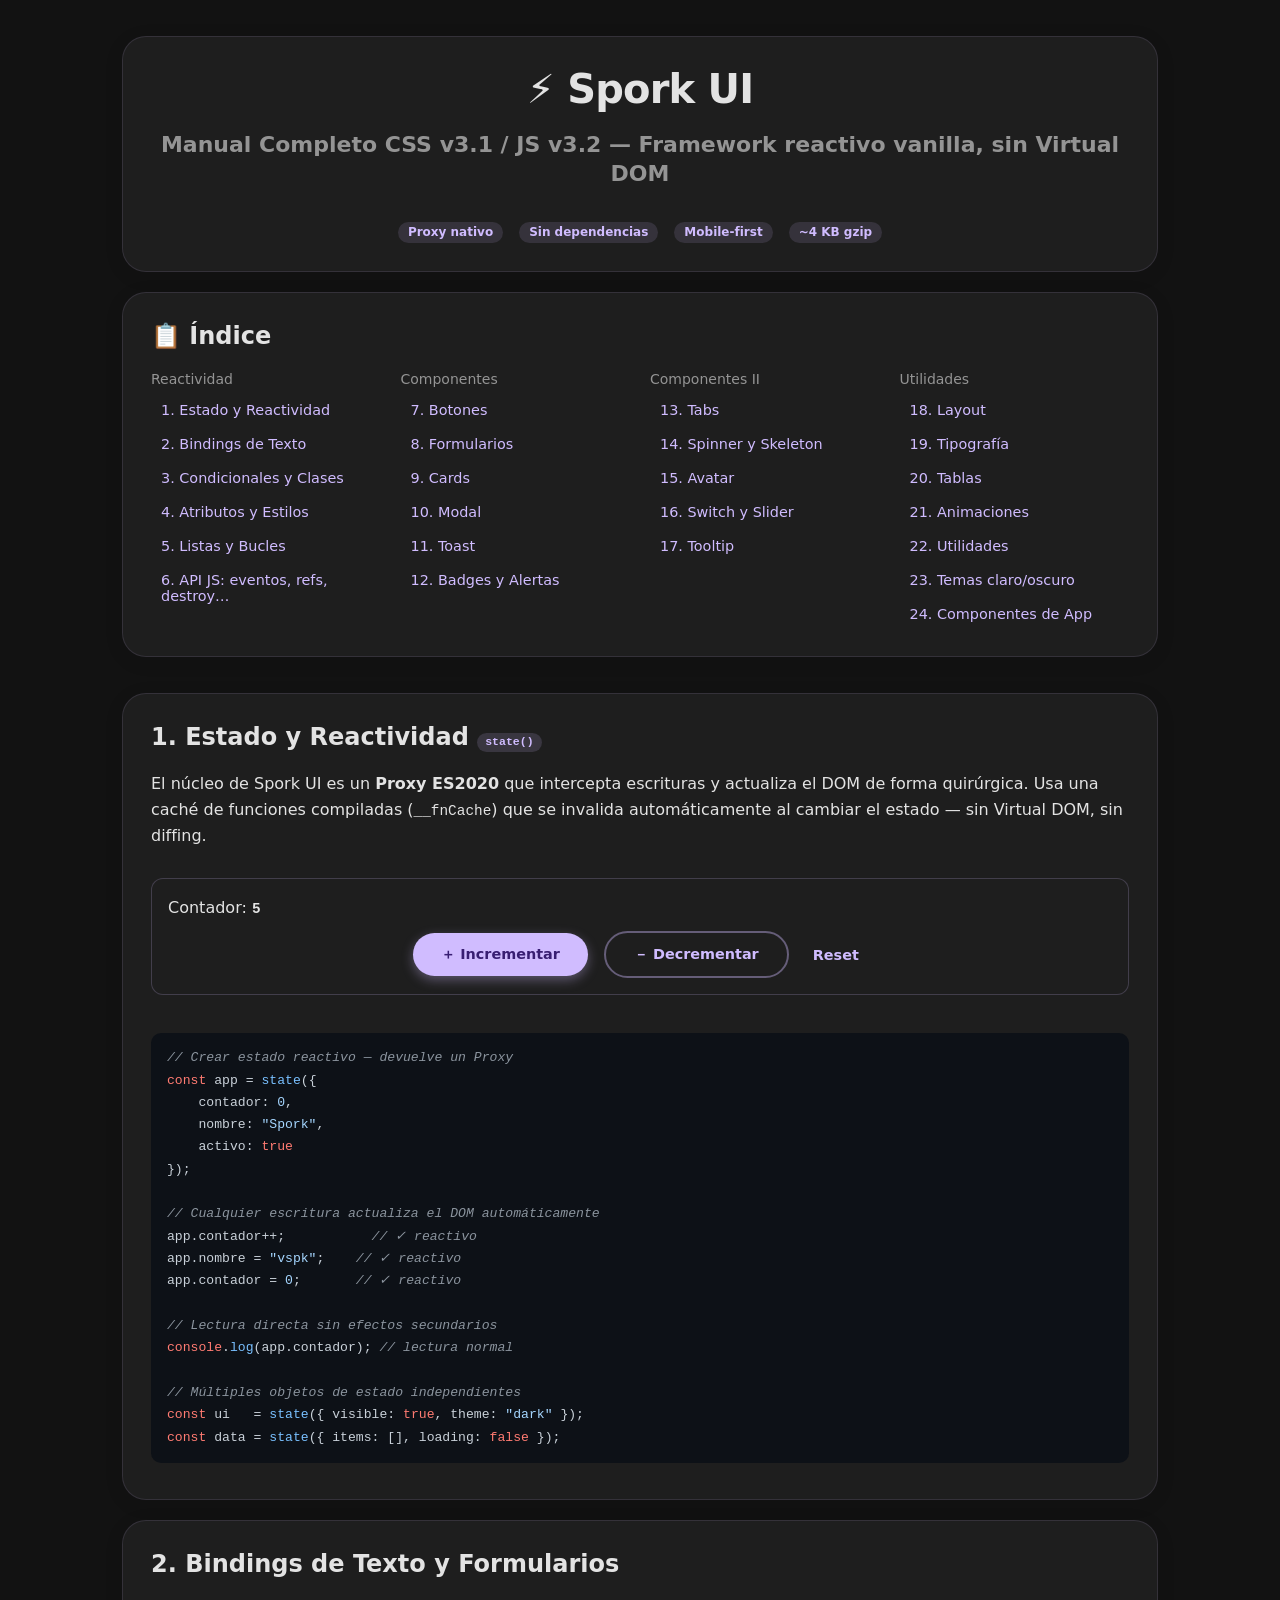
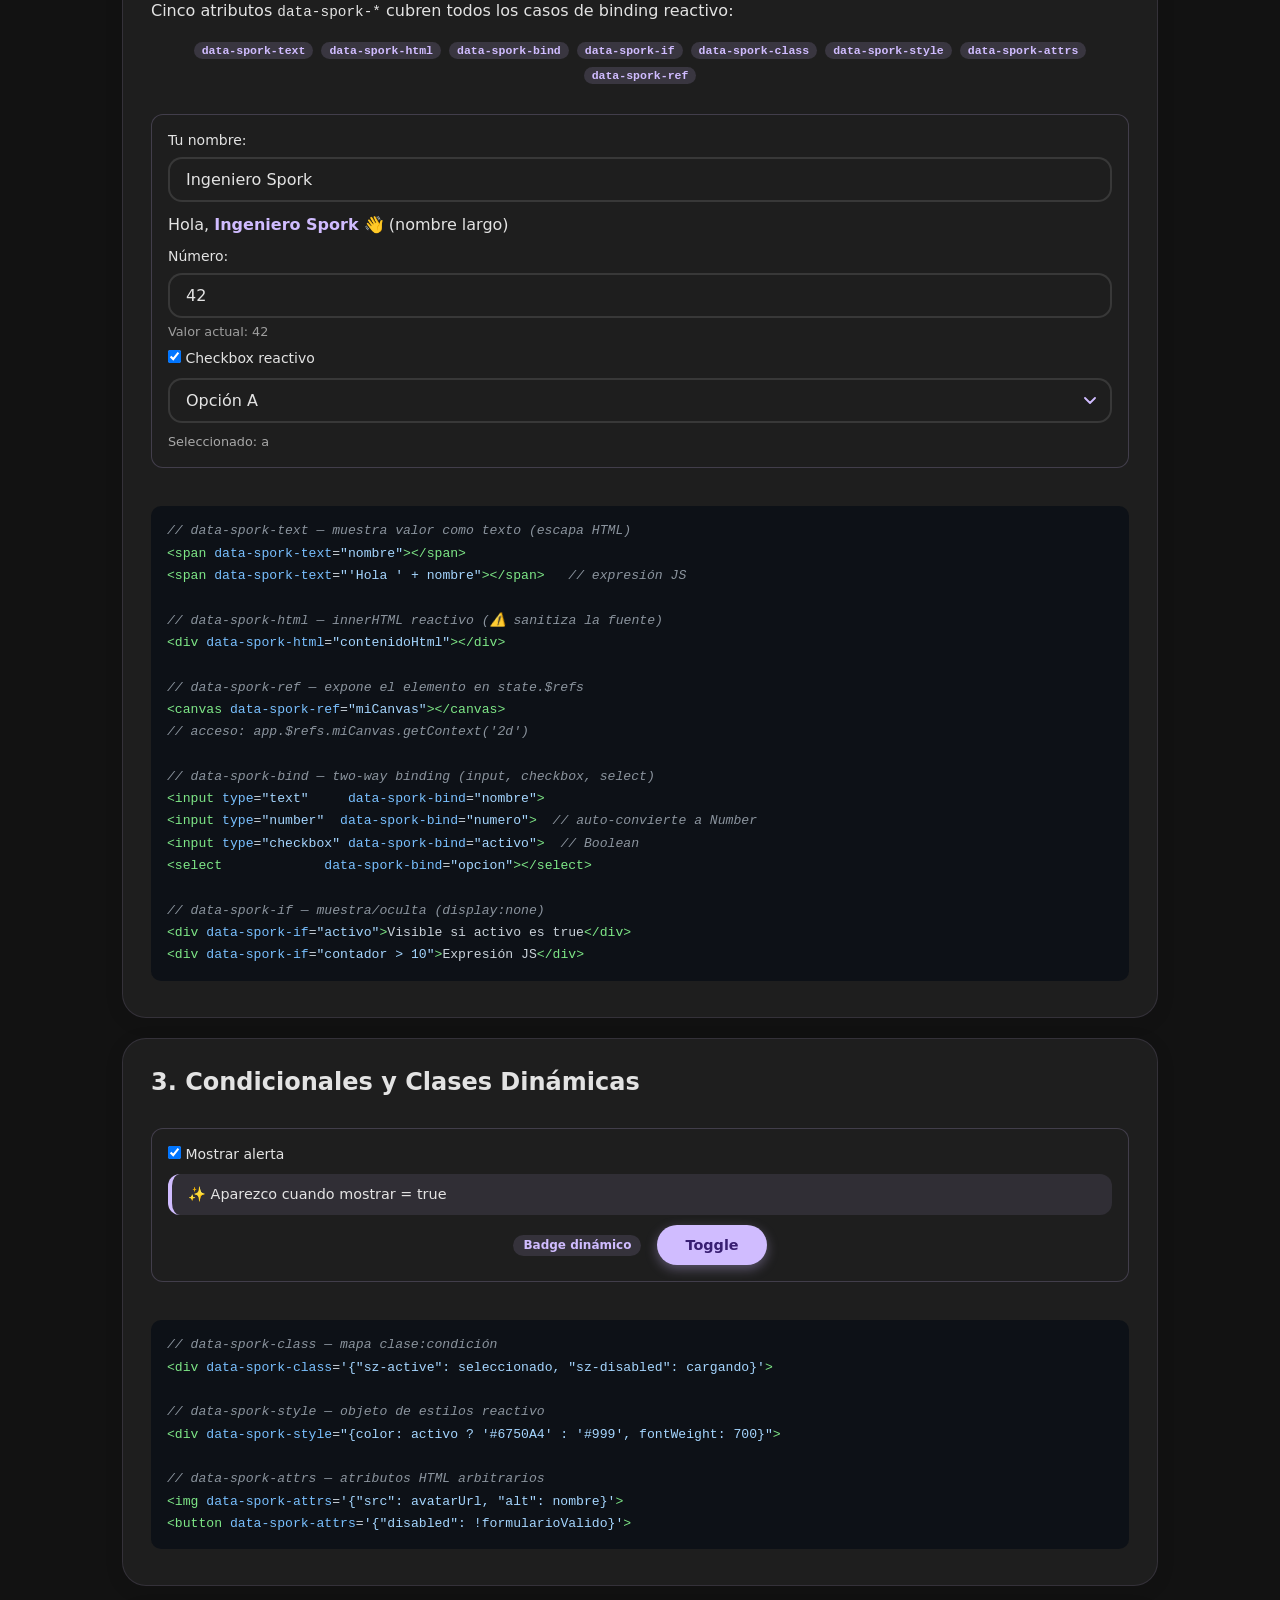
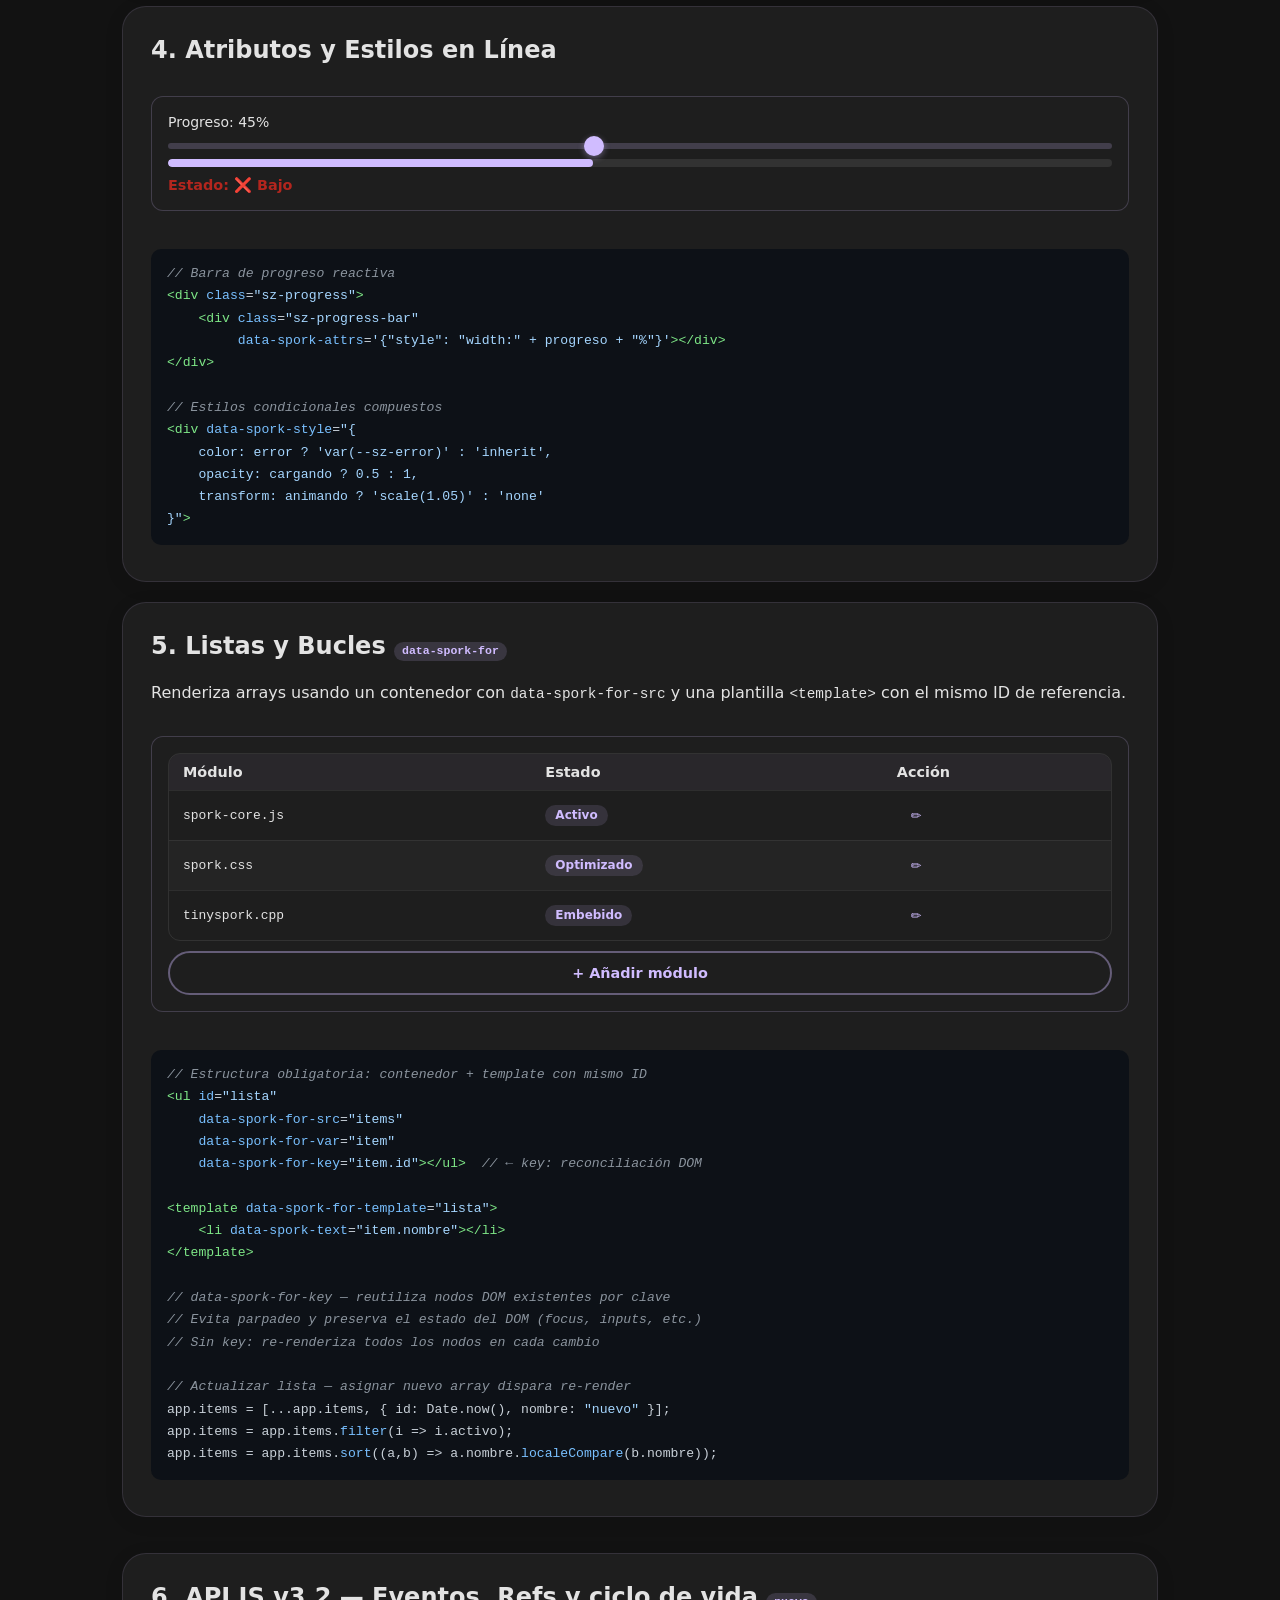
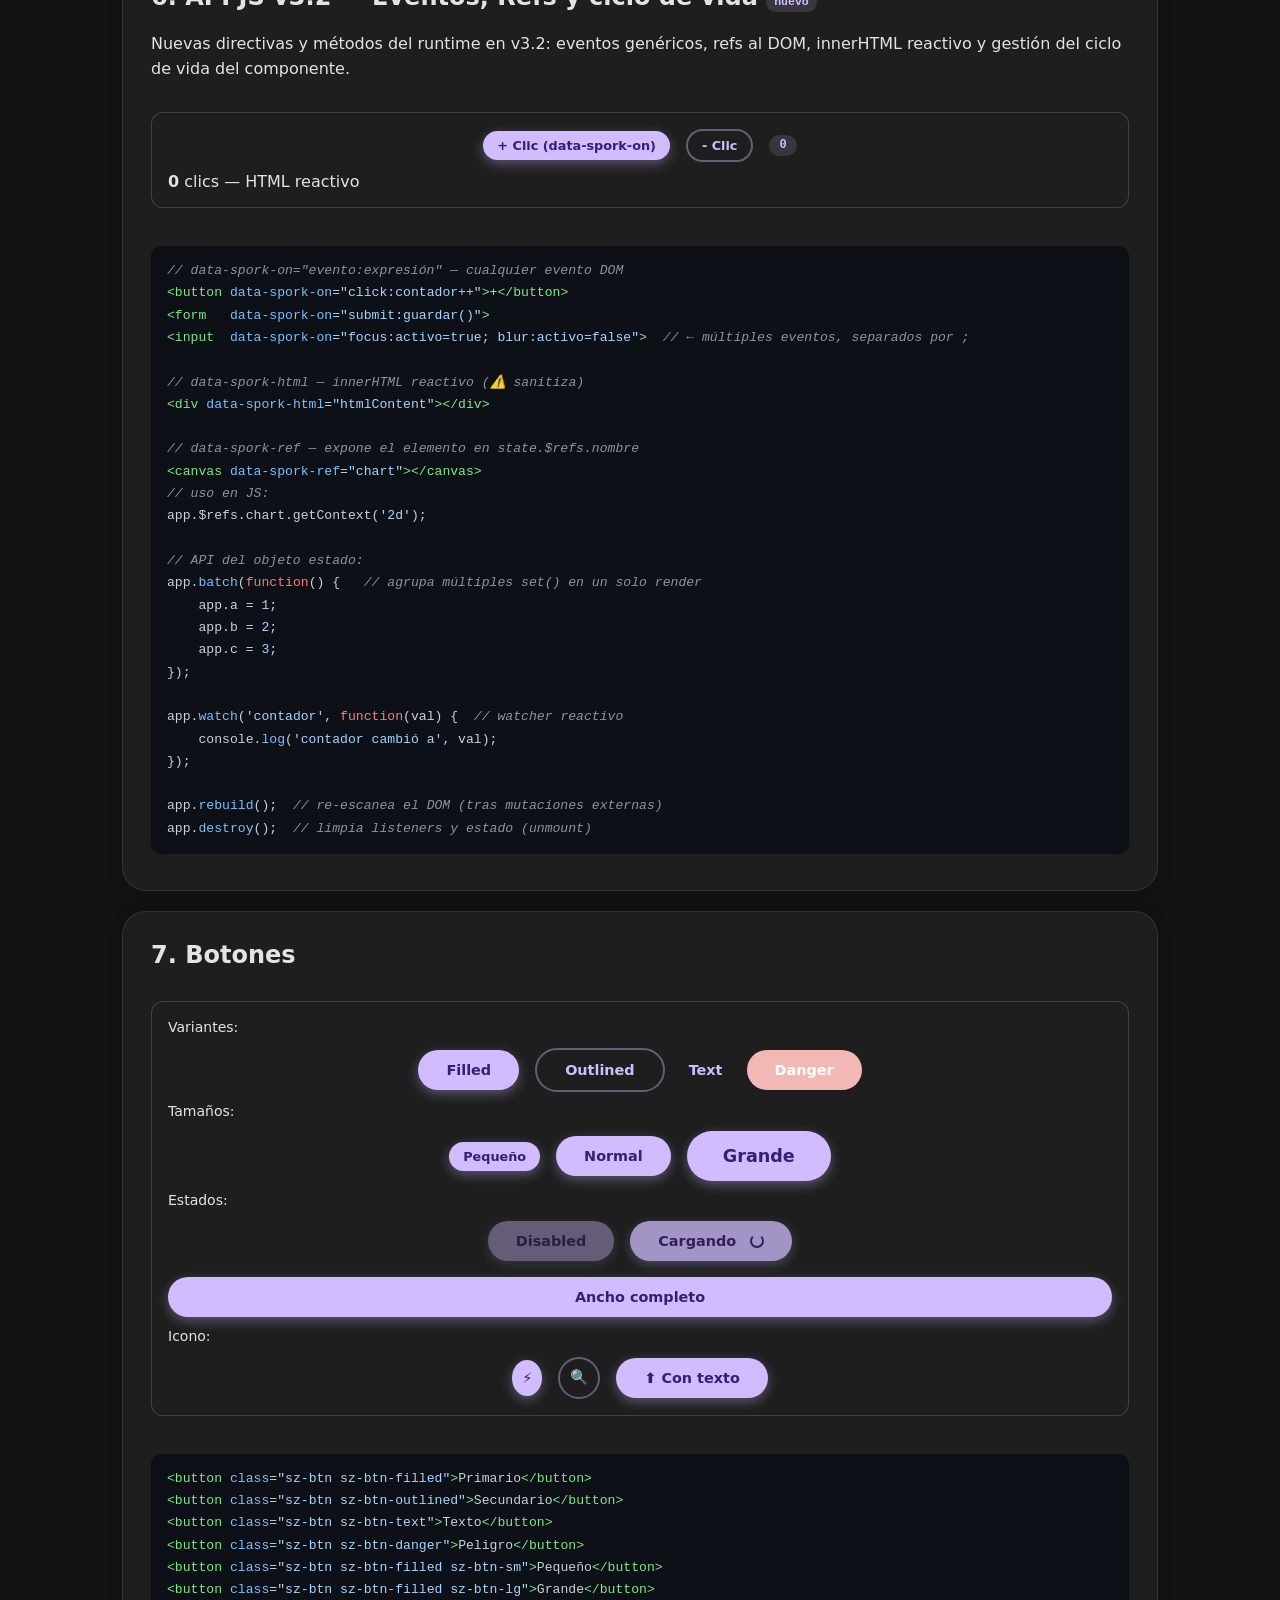
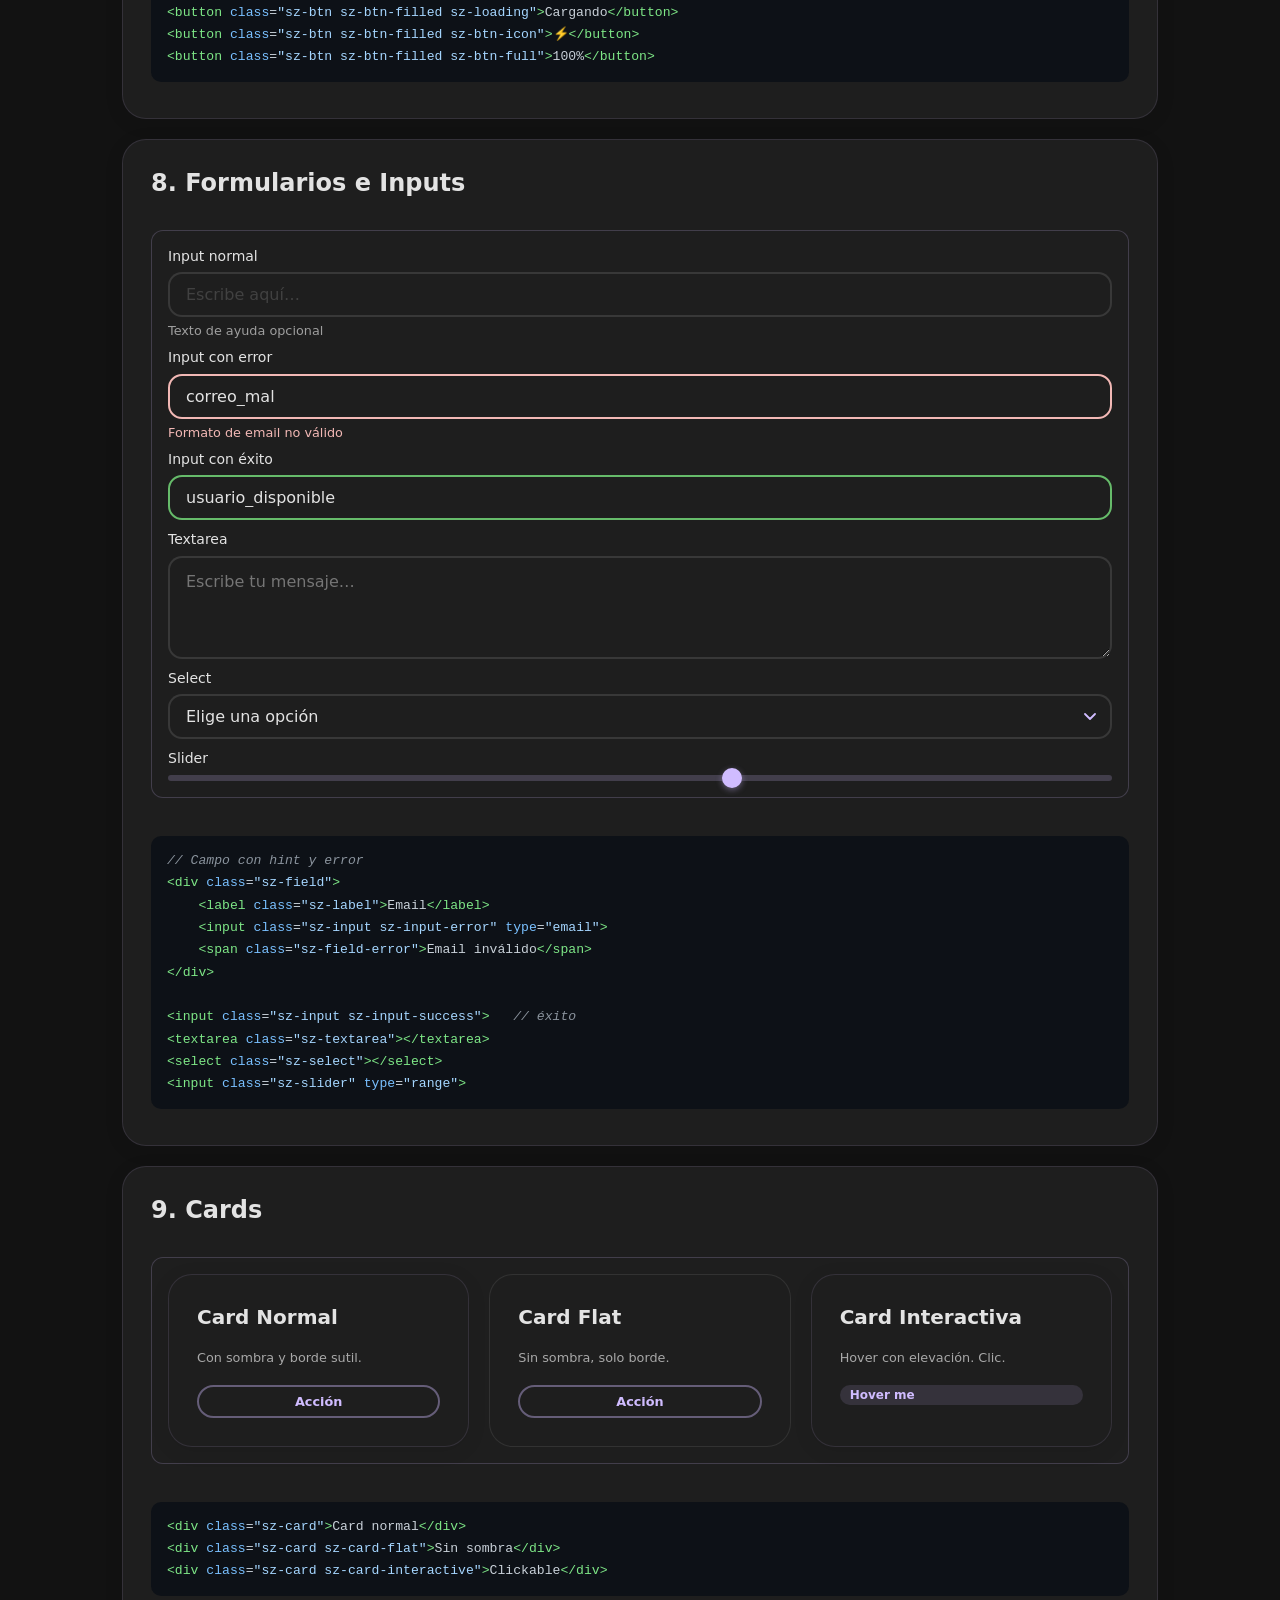
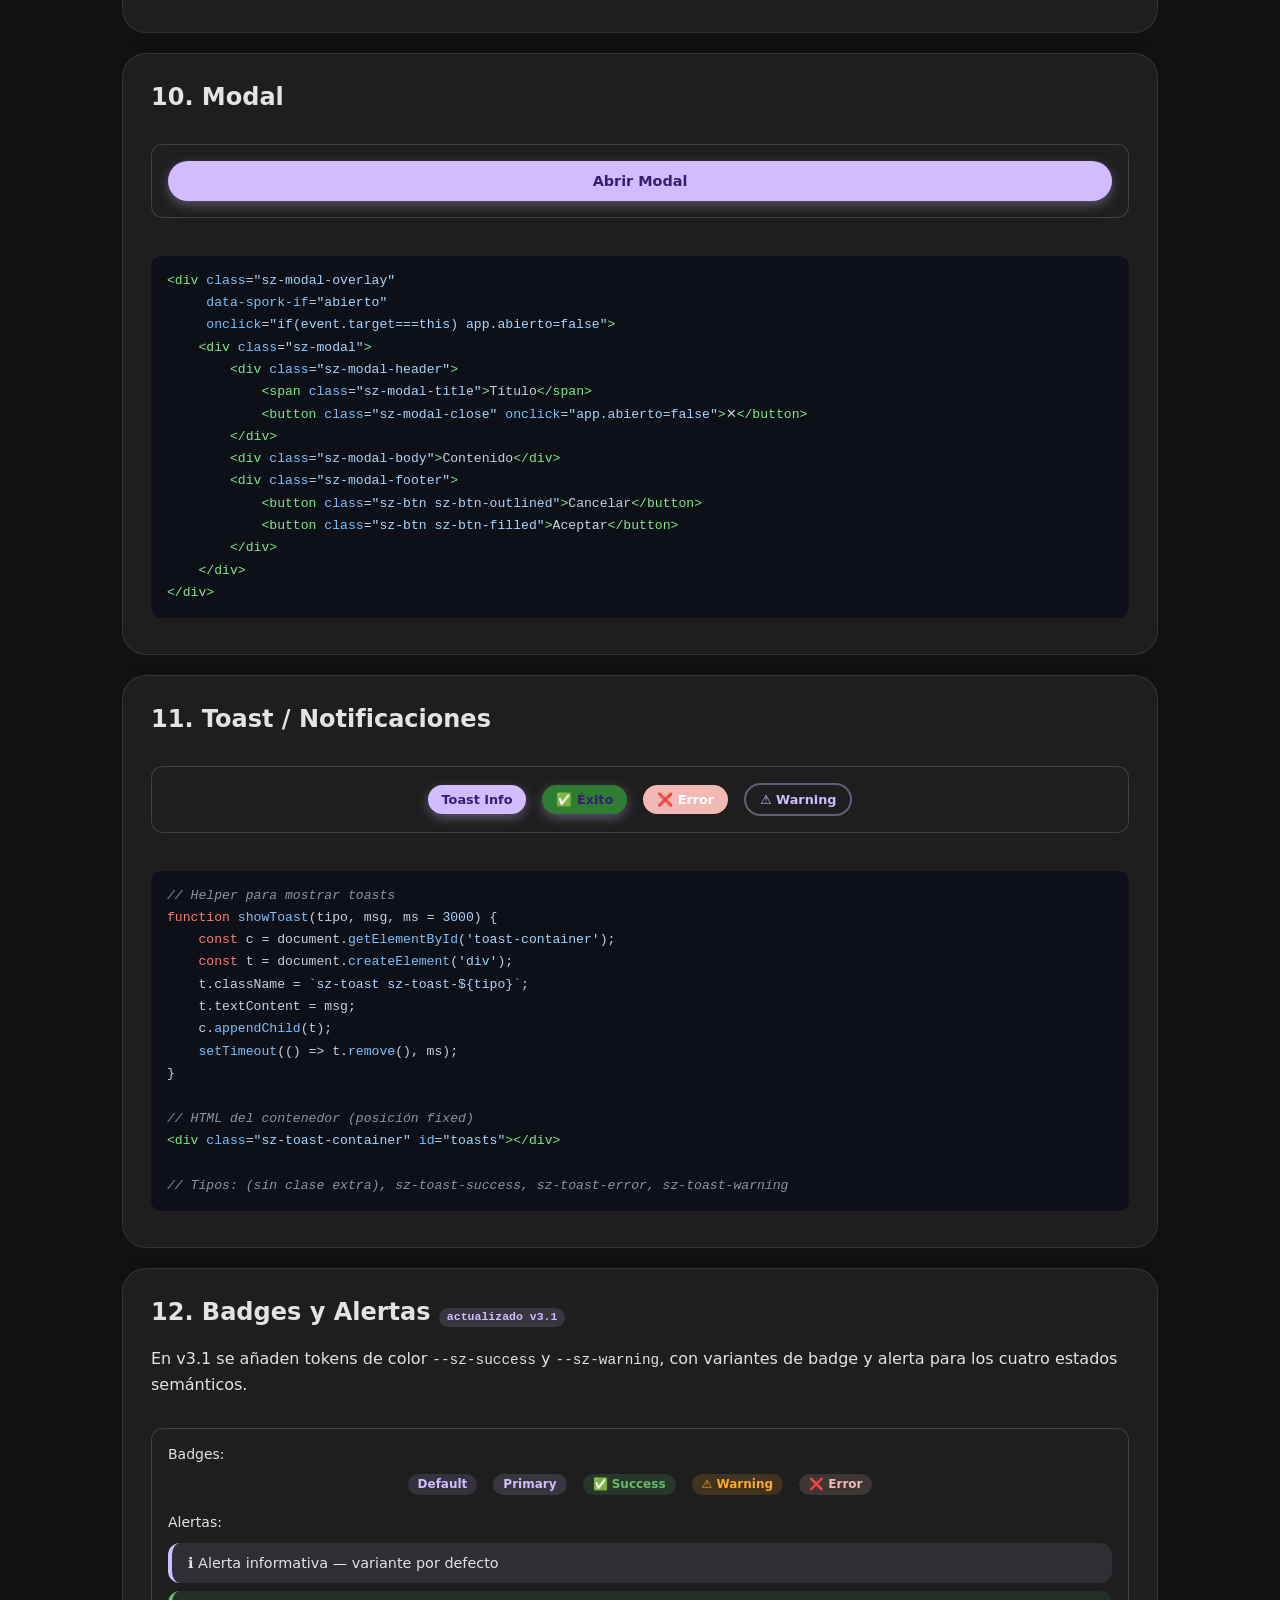
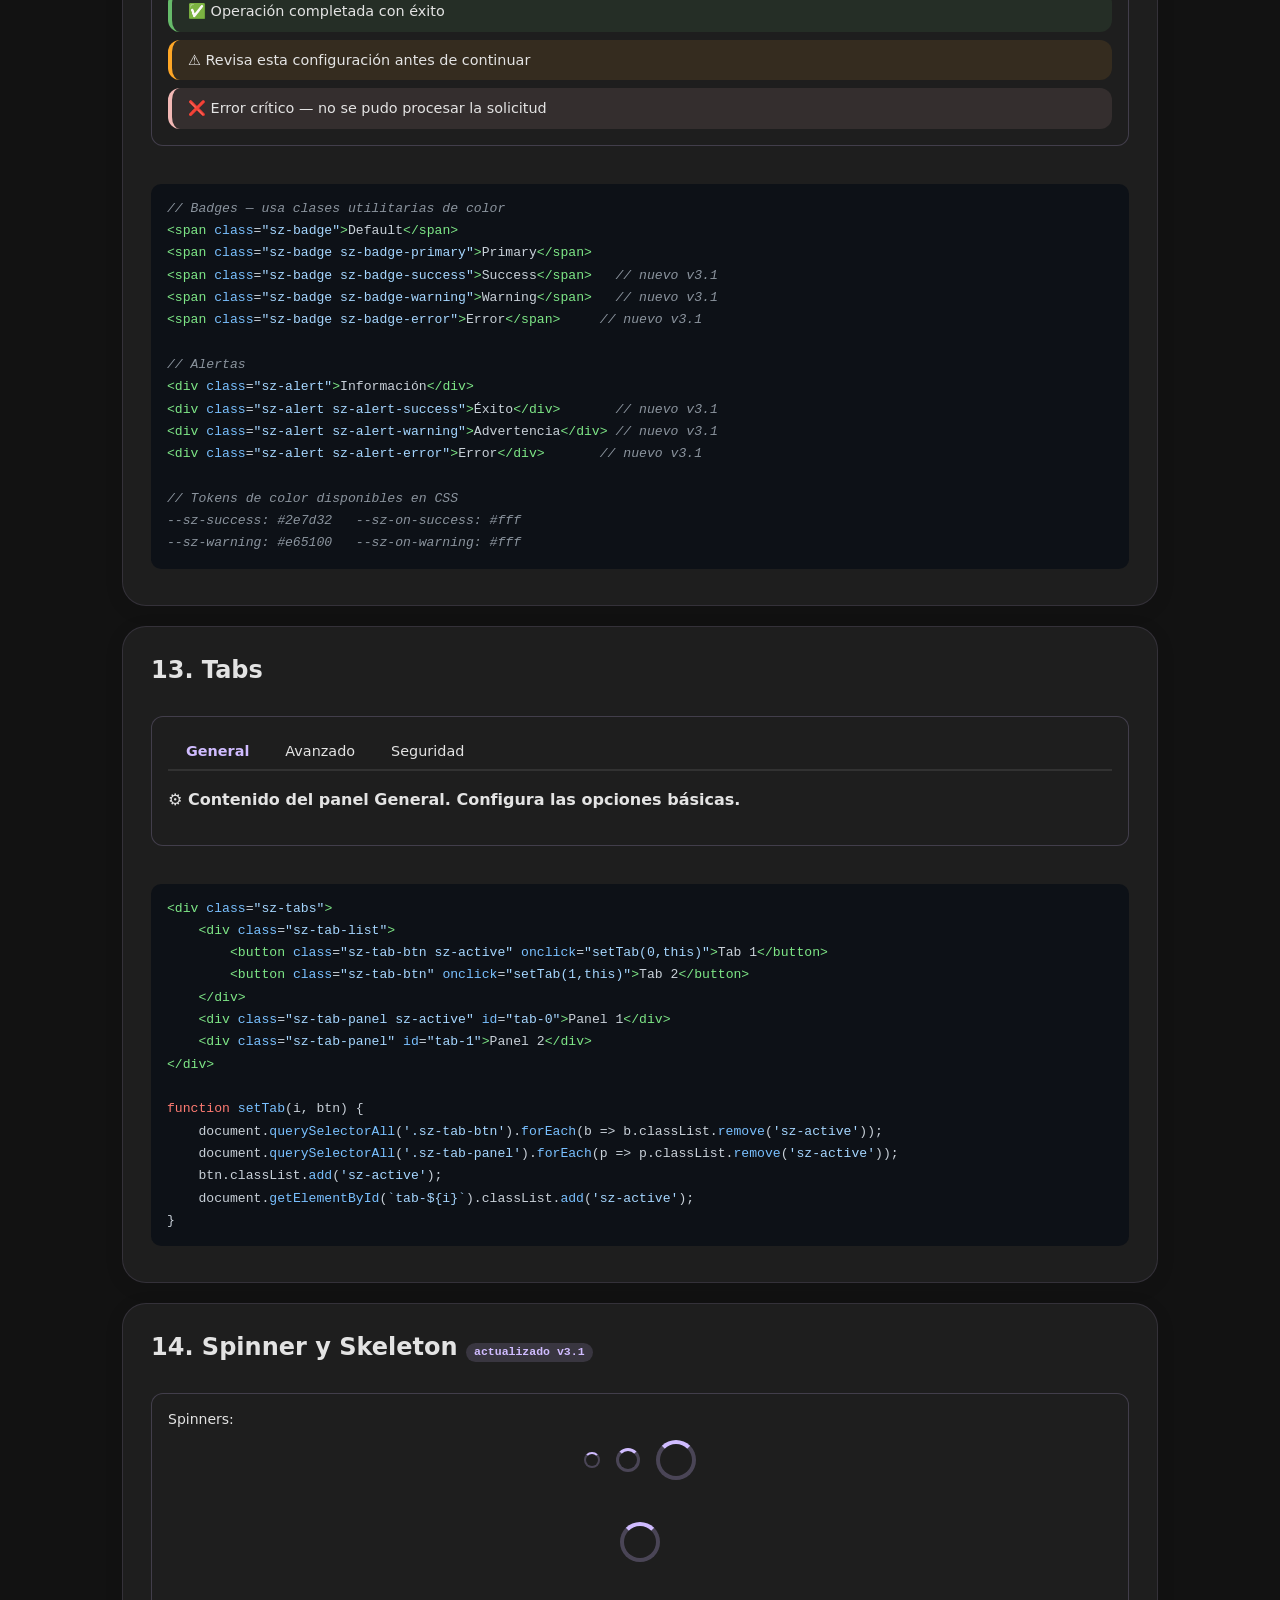
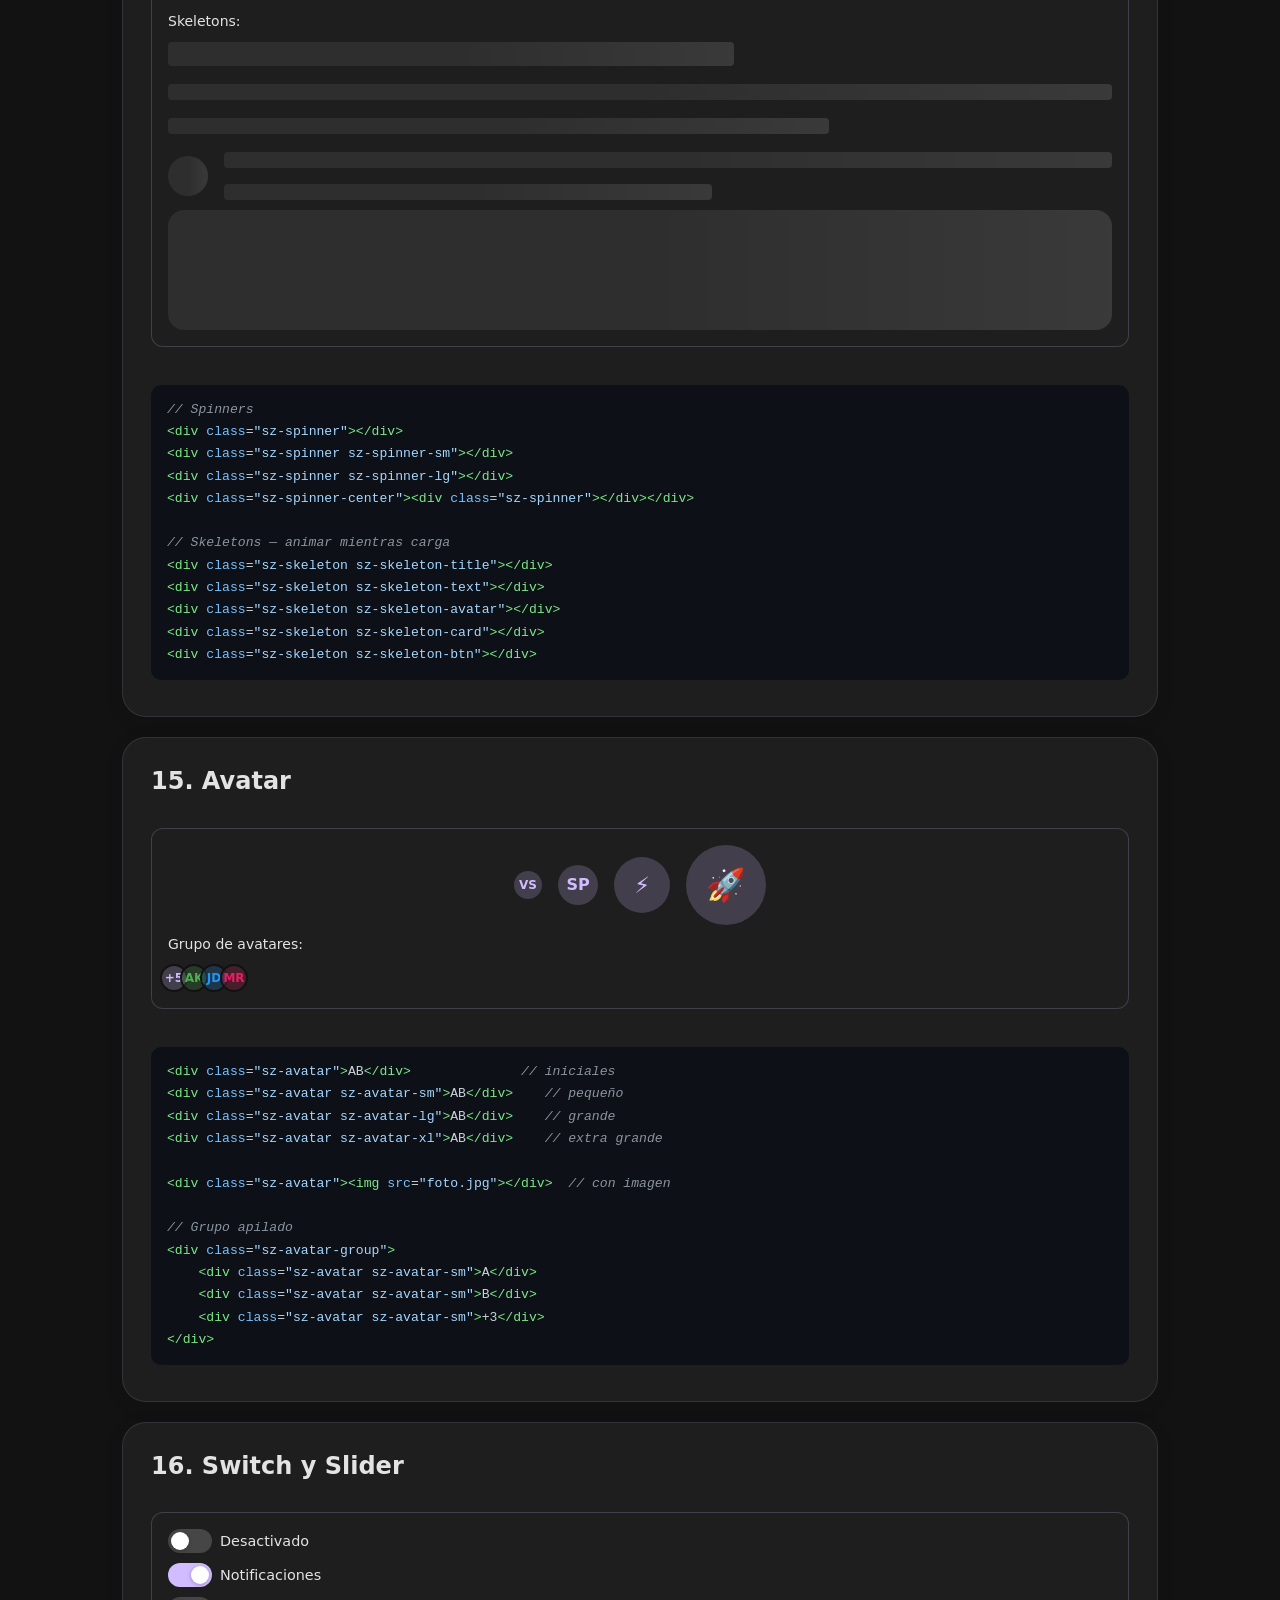
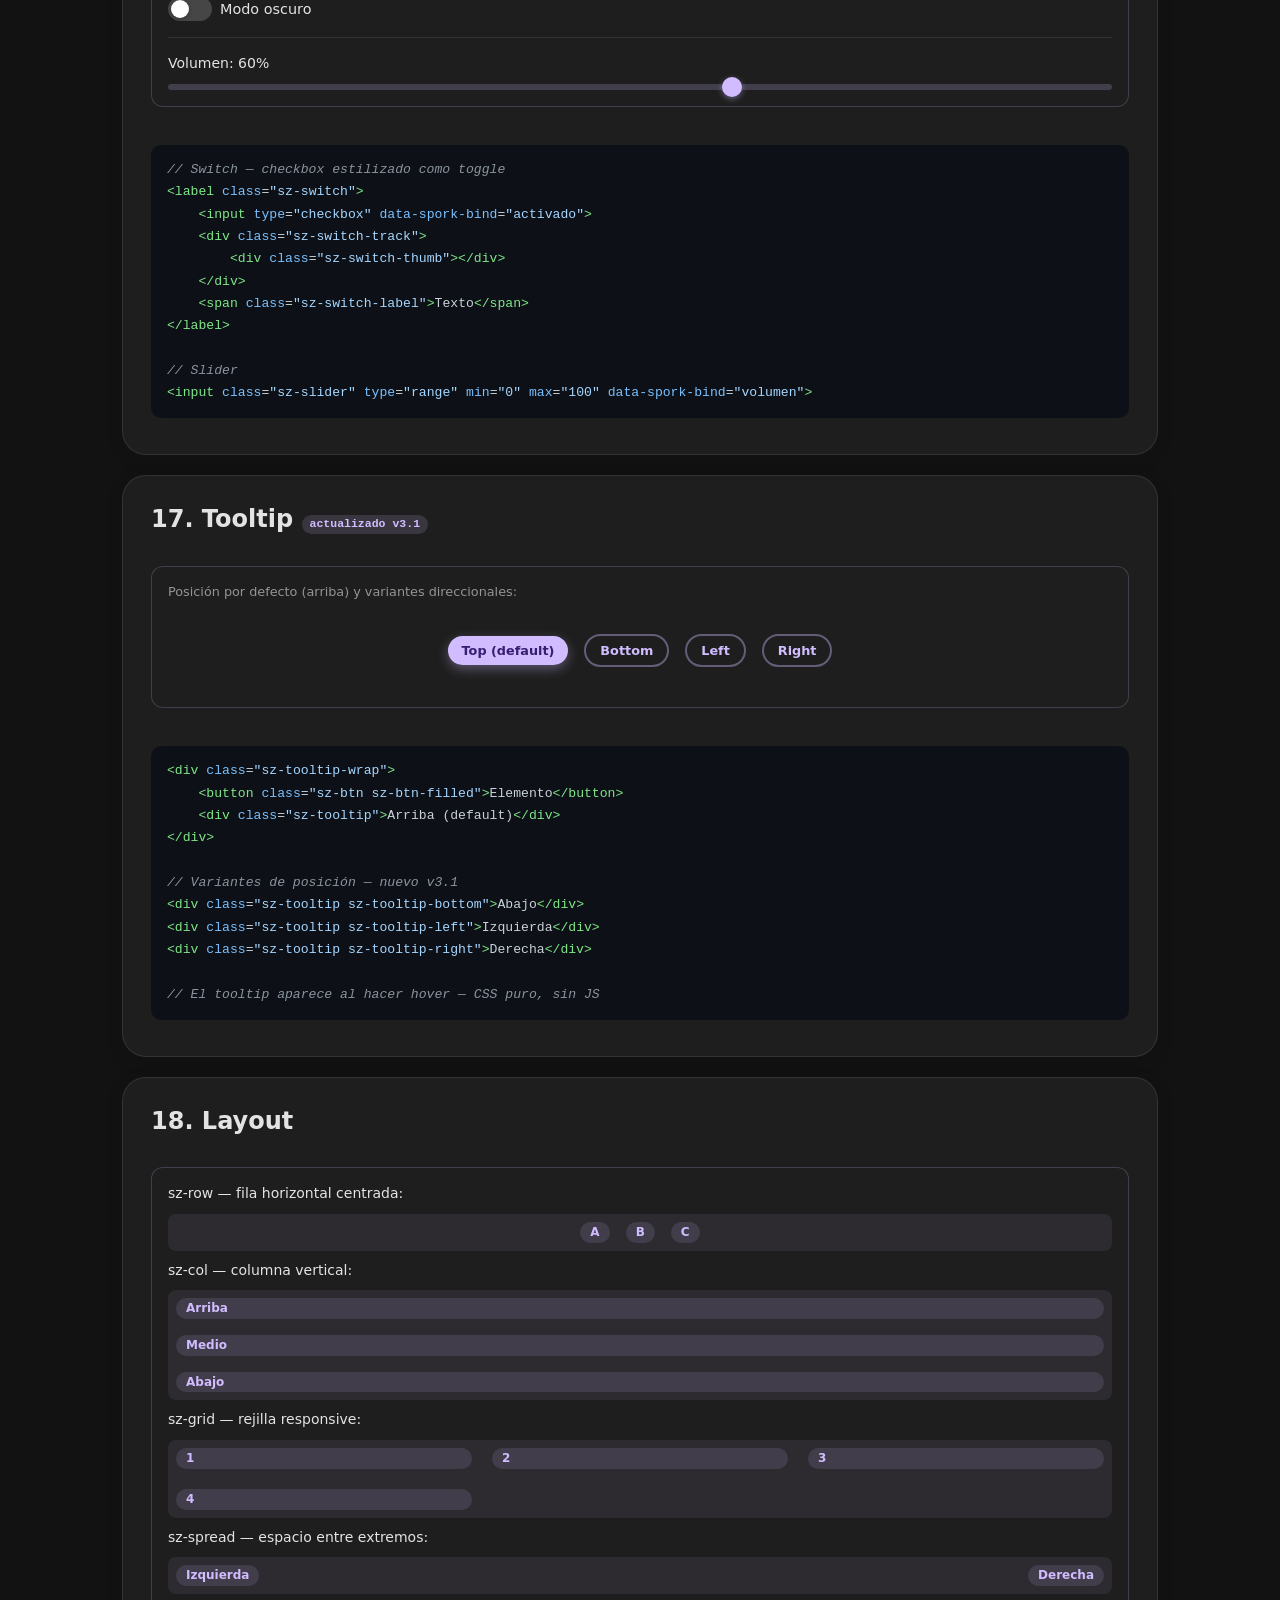
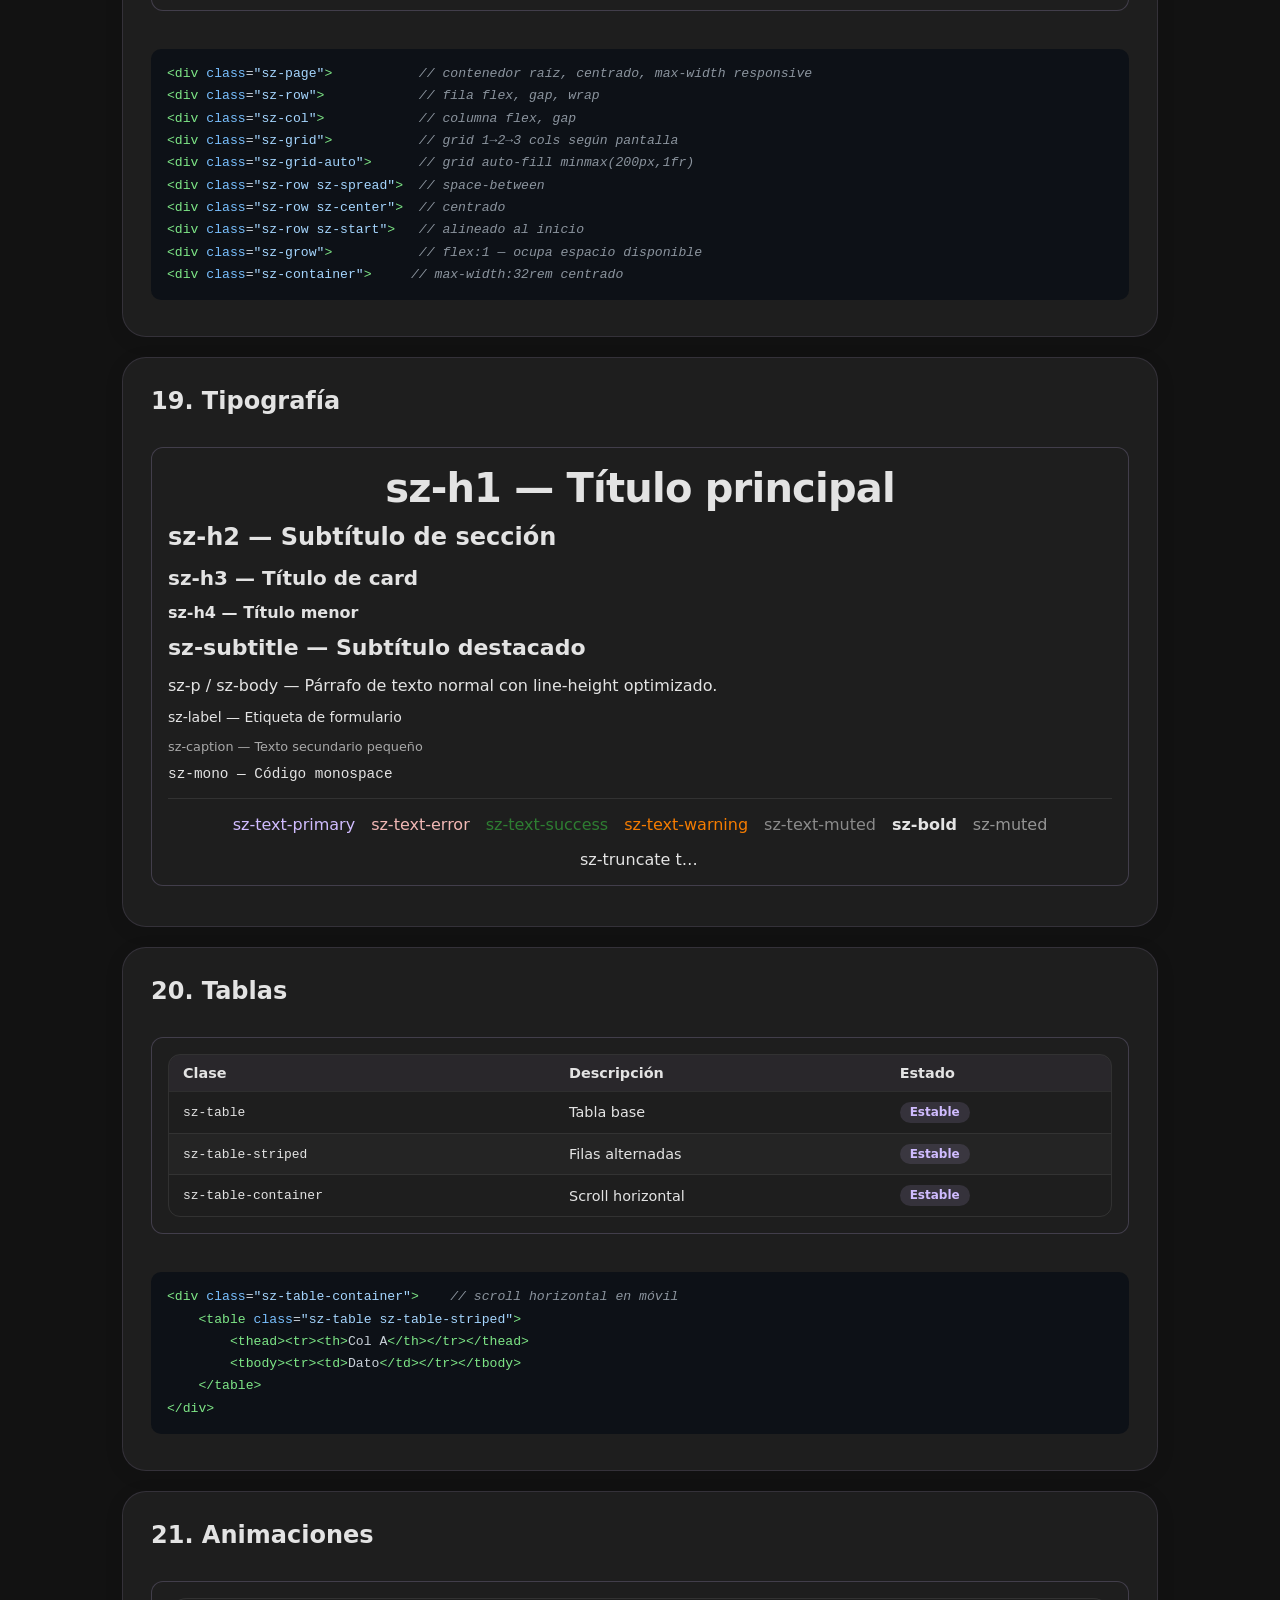
<file: v3/spork_manual.html>
<!DOCTYPE html>
<html lang="es" class="sz-dark">
<head>
    <meta charset="UTF-8">
    <title>Spork UI — Manual Completo CSS v3.1 / JS v3.2</title>
    <link rel="stylesheet" href="spork.css">
    <style>
        .demo-box{background:var(--sz-surface);border:1px solid color-mix(in srgb,var(--sz-primary) 20%,transparent);border-radius:12px;padding:16px;margin:12px 0;display:flex;flex-direction:column;gap:10px}
        .code-snippet{background:#0d1117;color:#c9d1d9;padding:14px 16px;border-radius:10px;font-family:ui-monospace,monospace;font-size:.82rem;overflow-x:auto;margin:8px 0;line-height:1.7;white-space:pre}
        .section-index{display:flex;flex-direction:column;gap:6px;width:100%}
        .section-index a{color:var(--sz-primary);text-decoration:none;font-size:.9rem;padding:6px 10px;border-radius:8px;transition:background .15s}
        .section-index a:hover{background:color-mix(in srgb,var(--sz-primary) 10%,transparent)}
        .kw{color:#ff7b72}.str{color:#a5d6ff}.cmt{color:#8b949e;font-style:italic}.tag{color:#7ee787}.attr{color:#79c0ff}.val{color:#a5d6ff}
        h2[id]{scroll-margin-top:20px}
        .pill{display:inline-block;background:color-mix(in srgb,var(--sz-primary) 15%,transparent);color:var(--sz-primary);font-size:.72rem;font-weight:700;padding:2px 8px;border-radius:99px;font-family:ui-monospace,monospace}
        /* ── Sortable drag-and-drop ─────────────────────────────────────── */
        .sz-drag-handle{cursor:grab;opacity:.4;user-select:none;padding:0 6px;font-size:1rem;flex-shrink:0}
        .sz-drag-handle:hover{opacity:1}
        [draggable="true"]{cursor:grab;transition:opacity .15s,box-shadow .15s,transform .15s}
        [draggable="true"]:active{cursor:grabbing}
        .sz-dragging{opacity:.3;transform:scale(.98)}
        .sz-drag-over-item{box-shadow:0 -2px 0 var(--sz-primary) inset !important;background:color-mix(in srgb,var(--sz-primary) 6%,transparent) !important}
        .sortable-list{display:flex;flex-direction:column;gap:6px;list-style:none;padding:0;margin:0}
        .sortable-list li{display:flex;align-items:center;gap:8px;background:var(--sz-surface);border:1px solid color-mix(in srgb,var(--sz-on-surface) 12%,transparent);border-radius:8px;padding:8px 12px;font-size:.9rem}
        .drop-files-name{font-size:.78rem;color:var(--sz-primary);margin-top:4px;font-family:ui-monospace,monospace}
    </style>
</head>
<body>
<div id="app" class="sz-page">

<!-- ── Cabecera ─────────────────────────────────────────────────────────── -->
<div class="sz-card sz-center">
    <h1 class="sz-h1">⚡ Spork UI</h1>
    <p class="sz-subtitle sz-muted">Manual Completo CSS v3.1 / JS v3.2 — Framework reactivo vanilla, sin Virtual DOM</p>
    <div class="sz-row sz-mt-2">
        <span class="sz-badge">Proxy nativo</span>
        <span class="sz-badge">Sin dependencias</span>
        <span class="sz-badge">Mobile-first</span>
        <span class="sz-badge">~4 KB gzip</span>
    </div>
</div>

<!-- ── Índice ────────────────────────────────────────────────────────────── -->
<div class="sz-card">
    <h2 class="sz-h2">📋 Índice</h2>
    <div class="sz-grid" style="grid-template-columns:repeat(auto-fill,minmax(220px,1fr))">
        <div class="section-index">
            <strong class="sz-label sz-muted">Reactividad</strong>
            <a href="#estado">1. Estado y Reactividad</a>
            <a href="#texto">2. Bindings de Texto</a>
            <a href="#condicional">3. Condicionales y Clases</a>
            <a href="#attrs">4. Atributos y Estilos</a>
            <a href="#listas">5. Listas y Bucles</a>
            <a href="#api-js">6. API JS: eventos, refs, destroy…</a>
        </div>
        <div class="section-index">
            <strong class="sz-label sz-muted">Componentes</strong>
            <a href="#botones">7. Botones</a>
            <a href="#inputs">8. Formularios</a>
            <a href="#cards">9. Cards</a>
            <a href="#modal">10. Modal</a>
            <a href="#toast">11. Toast</a>
            <a href="#badges-alerts">12. Badges y Alertas</a>
        </div>
        <div class="section-index">
            <strong class="sz-label sz-muted">Componentes II</strong>
            <a href="#tabs">13. Tabs</a>
            <a href="#spinner">14. Spinner y Skeleton</a>
            <a href="#avatar">15. Avatar</a>
            <a href="#switch">16. Switch y Slider</a>
            <a href="#tooltip">17. Tooltip</a>
        </div>
        <div class="section-index">
            <strong class="sz-label sz-muted">Utilidades</strong>
            <a href="#layout">18. Layout</a>
            <a href="#tipografia">19. Tipografía</a>
            <a href="#tabla">20. Tablas</a>
            <a href="#animaciones">21. Animaciones</a>
            <a href="#utilidades">22. Utilidades</a>
            <a href="#temas">23. Temas claro/oscuro</a>
            <a href="#app-components">24. Componentes de App</a>
        </div>
    </div>
</div>

<!-- ══════════════════════════════════════════════════════════════════════ -->
<!-- 1. ESTADO Y REACTIVIDAD                                               -->
<!-- ══════════════════════════════════════════════════════════════════════ -->
<div class="sz-card sz-mt-2" id="estado">
    <h2 class="sz-h2">1. Estado y Reactividad <span class="pill">state()</span></h2>
    <p class="sz-p">El núcleo de Spork UI es un <strong>Proxy ES2020</strong> que intercepta escrituras y actualiza el DOM de forma quirúrgica. Usa una caché de funciones compiladas (<code class="sz-mono">__fnCache</code>) que se invalida automáticamente al cambiar el estado — sin Virtual DOM, sin diffing.</p>

    <div class="demo-box">
        <p class="sz-body">Contador: <span class="sz-bold sz-mono" data-spork-text="contador"></span></p>
        <div class="sz-row">
            <button class="sz-btn sz-btn-filled" onclick="app.contador++">＋ Incrementar</button>
            <button class="sz-btn sz-btn-outlined" onclick="app.contador--">－ Decrementar</button>
            <button class="sz-btn sz-btn-text" onclick="app.contador=0">Reset</button>
        </div>
    </div>

    <div class="code-snippet"><span class="cmt">// Crear estado reactivo — devuelve un Proxy</span>
<span class="kw">const</span> app = <span class="attr">state</span>({
    contador: <span class="val">0</span>,
    nombre: <span class="str">"Spork"</span>,
    activo: <span class="kw">true</span>
});

<span class="cmt">// Cualquier escritura actualiza el DOM automáticamente</span>
app.contador++;           <span class="cmt">// ✓ reactivo</span>
app.nombre = <span class="str">"vspk"</span>;    <span class="cmt">// ✓ reactivo</span>
app.contador = <span class="val">0</span>;       <span class="cmt">// ✓ reactivo</span>

<span class="cmt">// Lectura directa sin efectos secundarios</span>
<span class="kw">console</span>.<span class="attr">log</span>(app.contador); <span class="cmt">// lectura normal</span>

<span class="cmt">// Múltiples objetos de estado independientes</span>
<span class="kw">const</span> ui   = <span class="attr">state</span>({ visible: <span class="kw">true</span>, theme: <span class="str">"dark"</span> });
<span class="kw">const</span> data = <span class="attr">state</span>({ items: [], loading: <span class="kw">false</span> });</div>
</div>

<!-- ══════════════════════════════════════════════════════════════════════ -->
<!-- 2. BINDINGS                                                           -->
<!-- ══════════════════════════════════════════════════════════════════════ -->
<div class="sz-card" id="texto">
    <h2 class="sz-h2">2. Bindings de Texto y Formularios</h2>
    <p class="sz-p">Cinco atributos <code class="sz-mono">data-spork-*</code> cubren todos los casos de binding reactivo:</p>
    <div class="sz-row sz-start sz-gap-2" style="flex-wrap:wrap">
        <span class="pill">data-spork-text</span>
        <span class="pill">data-spork-html</span>
        <span class="pill">data-spork-bind</span>
        <span class="pill">data-spork-if</span>
        <span class="pill">data-spork-class</span>
        <span class="pill">data-spork-style</span>
        <span class="pill">data-spork-attrs</span>
        <span class="pill">data-spork-ref</span>
    </div>

    <div class="demo-box">
        <div class="sz-field">
            <label class="sz-label">Tu nombre:</label>
            <input class="sz-input" type="text" data-spork-bind="nombre" placeholder="Escribe algo…">
        </div>
        <p class="sz-body">Hola, <span class="sz-bold sz-text-primary" data-spork-text="nombre"></span>
            <span data-spork-if="nombre.length > 5"> 👋 (nombre largo)</span>
        </p>
        <div class="sz-field">
            <label class="sz-label">Número:</label>
            <input class="sz-input" type="number" data-spork-bind="numero">
            <span class="sz-field-hint">Valor actual: <span data-spork-text="numero"></span></span>
        </div>
        <label class="sz-label">
            <input type="checkbox" data-spork-bind="activo"> Checkbox reactivo
        </label>
        <select class="sz-select" data-spork-bind="opcion">
            <option value="a">Opción A</option>
            <option value="b">Opción B</option>
            <option value="c">Opción C</option>
        </select>
        <p class="sz-caption">Seleccionado: <span data-spork-text="opcion"></span></p>
    </div>

    <div class="code-snippet"><span class="cmt">// data-spork-text — muestra valor como texto (escapa HTML)</span>
<span class="tag">&lt;span</span> <span class="attr">data-spork-text</span>=<span class="str">"nombre"</span><span class="tag">&gt;&lt;/span&gt;</span>
<span class="tag">&lt;span</span> <span class="attr">data-spork-text</span>=<span class="str">"'Hola ' + nombre"</span><span class="tag">&gt;&lt;/span&gt;</span>   <span class="cmt">// expresión JS</span>

<span class="cmt">// data-spork-html — innerHTML reactivo (⚠️ sanitiza la fuente)</span>
<span class="tag">&lt;div</span> <span class="attr">data-spork-html</span>=<span class="str">"contenidoHtml"</span><span class="tag">&gt;&lt;/div&gt;</span>

<span class="cmt">// data-spork-ref — expone el elemento en state.$refs</span>
<span class="tag">&lt;canvas</span> <span class="attr">data-spork-ref</span>=<span class="str">"miCanvas"</span><span class="tag">&gt;&lt;/canvas&gt;</span>
<span class="cmt">// acceso: app.$refs.miCanvas.getContext('2d')</span>

<span class="cmt">// data-spork-bind — two-way binding (input, checkbox, select)</span>
<span class="tag">&lt;input</span> <span class="attr">type</span>=<span class="str">"text"</span>     <span class="attr">data-spork-bind</span>=<span class="str">"nombre"</span><span class="tag">&gt;</span>
<span class="tag">&lt;input</span> <span class="attr">type</span>=<span class="str">"number"</span>  <span class="attr">data-spork-bind</span>=<span class="str">"numero"</span><span class="tag">&gt;</span>  <span class="cmt">// auto-convierte a Number</span>
<span class="tag">&lt;input</span> <span class="attr">type</span>=<span class="str">"checkbox"</span> <span class="attr">data-spork-bind</span>=<span class="str">"activo"</span><span class="tag">&gt;</span>  <span class="cmt">// Boolean</span>
<span class="tag">&lt;select</span>             <span class="attr">data-spork-bind</span>=<span class="str">"opcion"</span><span class="tag">&gt;&lt;/select&gt;</span>

<span class="cmt">// data-spork-if — muestra/oculta (display:none)</span>
<span class="tag">&lt;div</span> <span class="attr">data-spork-if</span>=<span class="str">"activo"</span><span class="tag">&gt;</span>Visible si activo es true<span class="tag">&lt;/div&gt;</span>
<span class="tag">&lt;div</span> <span class="attr">data-spork-if</span>=<span class="str">"contador > 10"</span><span class="tag">&gt;</span>Expresión JS<span class="tag">&lt;/div&gt;</span></div>
</div>

<!-- ══════════════════════════════════════════════════════════════════════ -->
<!-- 3. CONDICIONALES Y CLASES                                             -->
<!-- ══════════════════════════════════════════════════════════════════════ -->
<div class="sz-card" id="condicional">
    <h2 class="sz-h2">3. Condicionales y Clases Dinámicas</h2>

    <div class="demo-box">
        <label class="sz-label"><input type="checkbox" data-spork-bind="mostrar"> Mostrar alerta</label>
        <div class="sz-alert" data-spork-if="mostrar">✨ Aparezco cuando mostrar = true</div>
        <div class="sz-alert sz-alert-error" data-spork-if="!mostrar">⚠️ Aparezco cuando mostrar = false</div>
        <div class="sz-row">
            <span class="sz-badge" data-spork-class='{"sz-active": mostrar}'>Badge dinámico</span>
            <button class="sz-btn sz-btn-outlined" data-spork-class='{"sz-btn-filled": mostrar, "sz-btn-outlined": !mostrar}' onclick="app.mostrar=!app.mostrar">Toggle</button>
        </div>
    </div>

    <div class="code-snippet"><span class="cmt">// data-spork-class — mapa clase:condición</span>
<span class="tag">&lt;div</span> <span class="attr">data-spork-class</span>=<span class="str">'{"sz-active": seleccionado, "sz-disabled": cargando}'</span><span class="tag">&gt;</span>

<span class="cmt">// data-spork-style — objeto de estilos reactivo</span>
<span class="tag">&lt;div</span> <span class="attr">data-spork-style</span>=<span class="str">"{color: activo ? '#6750A4' : '#999', fontWeight: 700}"</span><span class="tag">&gt;</span>

<span class="cmt">// data-spork-attrs — atributos HTML arbitrarios</span>
<span class="tag">&lt;img</span> <span class="attr">data-spork-attrs</span>=<span class="str">'{"src": avatarUrl, "alt": nombre}'</span><span class="tag">&gt;</span>
<span class="tag">&lt;button</span> <span class="attr">data-spork-attrs</span>=<span class="str">'{"disabled": !formularioValido}'</span><span class="tag">&gt;</span></div>
</div>

<!-- ══════════════════════════════════════════════════════════════════════ -->
<!-- 4. ATTRS Y ESTILOS                                                    -->
<!-- ══════════════════════════════════════════════════════════════════════ -->
<div class="sz-card" id="attrs">
    <h2 class="sz-h2">4. Atributos y Estilos en Línea</h2>

    <div class="demo-box">
        <label class="sz-label">Progreso: <span data-spork-text="progreso"></span>%</label>
        <input class="sz-slider" type="range" min="0" max="100" data-spork-bind="progreso">
        <div class="sz-progress">
            <div class="sz-progress-bar" data-spork-attrs='{"style": "width:" + progreso + "%"}'></div>
        </div>
        <div data-spork-style="{color: progreso > 80 ? '#2e7d32' : progreso > 50 ? '#f57c00' : '#b3261e', fontWeight: 600, fontSize: '0.9rem'}">
            Estado: <span data-spork-text="progreso > 80 ? '✅ Excelente' : progreso > 50 ? '⚠️ Regular' : '❌ Bajo'"></span>
        </div>
    </div>

    <div class="code-snippet"><span class="cmt">// Barra de progreso reactiva</span>
<span class="tag">&lt;div</span> <span class="attr">class</span>=<span class="str">"sz-progress"</span><span class="tag">&gt;</span>
    <span class="tag">&lt;div</span> <span class="attr">class</span>=<span class="str">"sz-progress-bar"</span>
         <span class="attr">data-spork-attrs</span>=<span class="str">'{"style": "width:" + progreso + "%"}'</span><span class="tag">&gt;&lt;/div&gt;</span>
<span class="tag">&lt;/div&gt;</span>

<span class="cmt">// Estilos condicionales compuestos</span>
<span class="tag">&lt;div</span> <span class="attr">data-spork-style</span>=<span class="str">"{
    color: error ? 'var(--sz-error)' : 'inherit',
    opacity: cargando ? 0.5 : 1,
    transform: animando ? 'scale(1.05)' : 'none'
}"</span><span class="tag">&gt;</span></div>
</div>

<!-- ══════════════════════════════════════════════════════════════════════ -->
<!-- 5. LISTAS                                                             -->
<!-- ══════════════════════════════════════════════════════════════════════ -->
<div class="sz-card" id="listas">
    <h2 class="sz-h2">5. Listas y Bucles <span class="pill">data-spork-for</span></h2>
    <p class="sz-p">Renderiza arrays usando un contenedor con <code class="sz-mono">data-spork-for-src</code> y una plantilla <code class="sz-mono">&lt;template&gt;</code> con el mismo ID de referencia.</p>

    <div class="demo-box">
        <div class="sz-table-container">
            <table class="sz-table sz-table-striped">
                <thead><tr><th>Módulo</th><th>Estado</th><th>Acción</th></tr></thead>
                <tbody id="modulos-list" data-spork-for-src="modulos" data-spork-for-var="mod">
                </tbody>
            </table>
        </div>
        <template data-spork-for-template="modulos-list">
            <tr>
                <td class="sz-mono" data-spork-text="mod.nombre"></td>
                <td><span class="sz-badge" data-spork-text="mod.estado"></span></td>
                <td><button class="sz-btn sz-btn-sm sz-btn-text">✏️</button></td>
            </tr>
        </template>
        <button class="sz-btn sz-btn-outlined" onclick="app.modulos=[...app.modulos,{nombre:'nuevo-mod-'+Date.now().toString().slice(-4),estado:'Pendiente'}]">+ Añadir módulo</button>
    </div>

    <div class="code-snippet"><span class="cmt">// Estructura obligatoria: contenedor + template con mismo ID</span>
<span class="tag">&lt;ul</span> <span class="attr">id</span>=<span class="str">"lista"</span>
    <span class="attr">data-spork-for-src</span>=<span class="str">"items"</span>
    <span class="attr">data-spork-for-var</span>=<span class="str">"item"</span>
    <span class="attr">data-spork-for-key</span>=<span class="str">"item.id"</span><span class="tag">&gt;&lt;/ul&gt;</span>  <span class="cmt">// ← key: reconciliación DOM</span>

<span class="tag">&lt;template</span> <span class="attr">data-spork-for-template</span>=<span class="str">"lista"</span><span class="tag">&gt;</span>
    <span class="tag">&lt;li</span> <span class="attr">data-spork-text</span>=<span class="str">"item.nombre"</span><span class="tag">&gt;&lt;/li&gt;</span>
<span class="tag">&lt;/template&gt;</span>

<span class="cmt">// data-spork-for-key — reutiliza nodos DOM existentes por clave</span>
<span class="cmt">// Evita parpadeo y preserva el estado del DOM (focus, inputs, etc.)</span>
<span class="cmt">// Sin key: re-renderiza todos los nodos en cada cambio</span>

<span class="cmt">// Actualizar lista — asignar nuevo array dispara re-render</span>
app.items = [...app.items, { id: Date.now(), nombre: <span class="str">"nuevo"</span> }];
app.items = app.items.<span class="attr">filter</span>(i => i.activo);
app.items = app.items.<span class="attr">sort</span>((a,b) => a.nombre.<span class="attr">localeCompare</span>(b.nombre));</div>
</div>

<!-- ══════════════════════════════════════════════════════════════════════ -->
<!-- 6. API JS v3.2 — NUEVO                                               -->
<!-- ══════════════════════════════════════════════════════════════════════ -->
<div class="sz-card sz-mt-2" id="api-js">
    <h2 class="sz-h2">6. API JS v3.2 — Eventos, Refs y ciclo de vida <span class="pill">nuevo</span></h2>
    <p class="sz-p">Nuevas directivas y métodos del runtime en v3.2: eventos genéricos, refs al DOM, innerHTML reactivo y gestión del ciclo de vida del componente.</p>

    <div class="demo-box">
        <div class="sz-row">
            <button class="sz-btn sz-btn-filled sz-btn-sm"
                data-spork-on="click:contadorApi++"
                data-spork-ref="btnApi">+ Clic (data-spork-on)</button>
            <button class="sz-btn sz-btn-outlined sz-btn-sm"
                data-spork-on="click:contadorApi--">- Clic</button>
            <span class="sz-badge sz-badge-primary sz-mono" data-spork-text="contadorApi"></span>
        </div>
        <div data-spork-html="'<strong>' + contadorApi + '</strong> clics — HTML reactivo'"></div>
    </div>

    <div class="code-snippet"><span class="cmt">// data-spork-on="evento:expresión" — cualquier evento DOM</span>
<span class="tag">&lt;button</span> <span class="attr">data-spork-on</span>=<span class="str">"click:contador++"</span><span class="tag">&gt;</span>+<span class="tag">&lt;/button&gt;</span>
<span class="tag">&lt;form</span>   <span class="attr">data-spork-on</span>=<span class="str">"submit:guardar()"</span><span class="tag">&gt;</span>
<span class="tag">&lt;input</span>  <span class="attr">data-spork-on</span>=<span class="str">"focus:activo=true; blur:activo=false"</span><span class="tag">&gt;</span>  <span class="cmt">// ← múltiples eventos, separados por ;</span>

<span class="cmt">// data-spork-html — innerHTML reactivo (⚠️ sanitiza)</span>
<span class="tag">&lt;div</span> <span class="attr">data-spork-html</span>=<span class="str">"htmlContent"</span><span class="tag">&gt;&lt;/div&gt;</span>

<span class="cmt">// data-spork-ref — expone el elemento en state.$refs.nombre</span>
<span class="tag">&lt;canvas</span> <span class="attr">data-spork-ref</span>=<span class="str">"chart"</span><span class="tag">&gt;&lt;/canvas&gt;</span>
<span class="cmt">// uso en JS:</span>
app.$refs.chart.getContext(<span class="str">'2d'</span>);

<span class="cmt">// API del objeto estado:</span>
app.<span class="attr">batch</span>(<span class="kw">function</span>() {   <span class="cmt">// agrupa múltiples set() en un solo render</span>
    app.a = <span class="val">1</span>;
    app.b = <span class="val">2</span>;
    app.c = <span class="val">3</span>;
});

app.<span class="attr">watch</span>(<span class="str">'contador'</span>, <span class="kw">function</span>(val) {  <span class="cmt">// watcher reactivo</span>
    console.<span class="attr">log</span>(<span class="str">'contador cambió a'</span>, val);
});

app.<span class="attr">rebuild</span>();  <span class="cmt">// re-escanea el DOM (tras mutaciones externas)</span>
app.<span class="attr">destroy</span>();  <span class="cmt">// limpia listeners y estado (unmount)</span></div>
</div>

<!-- ══════════════════════════════════════════════════════════════════════ -->
<!-- 7. BOTONES                                                            -->
<!-- ══════════════════════════════════════════════════════════════════════ -->
<div class="sz-card" id="botones">
    <h2 class="sz-h2">7. Botones</h2>

    <div class="demo-box">
        <label class="sz-label">Variantes:</label>
        <div class="sz-row">
            <button class="sz-btn sz-btn-filled">Filled</button>
            <button class="sz-btn sz-btn-outlined">Outlined</button>
            <button class="sz-btn sz-btn-text">Text</button>
            <button class="sz-btn sz-btn-danger">Danger</button>
        </div>
        <label class="sz-label">Tamaños:</label>
        <div class="sz-row">
            <button class="sz-btn sz-btn-filled sz-btn-sm">Pequeño</button>
            <button class="sz-btn sz-btn-filled">Normal</button>
            <button class="sz-btn sz-btn-filled sz-btn-lg">Grande</button>
        </div>
        <label class="sz-label">Estados:</label>
        <div class="sz-row">
            <button class="sz-btn sz-btn-filled" disabled>Disabled</button>
            <button class="sz-btn sz-btn-filled sz-loading">Cargando</button>
            <button class="sz-btn sz-btn-filled sz-btn-full">Ancho completo</button>
        </div>
        <label class="sz-label">Icono:</label>
        <div class="sz-row">
            <button class="sz-btn sz-btn-filled sz-btn-icon">⚡</button>
            <button class="sz-btn sz-btn-outlined sz-btn-icon">🔍</button>
            <button class="sz-btn sz-btn-filled">⬆️ Con texto</button>
        </div>
    </div>

    <div class="code-snippet"><span class="tag">&lt;button</span> <span class="attr">class</span>=<span class="str">"sz-btn sz-btn-filled"</span><span class="tag">&gt;</span>Primario<span class="tag">&lt;/button&gt;</span>
<span class="tag">&lt;button</span> <span class="attr">class</span>=<span class="str">"sz-btn sz-btn-outlined"</span><span class="tag">&gt;</span>Secundario<span class="tag">&lt;/button&gt;</span>
<span class="tag">&lt;button</span> <span class="attr">class</span>=<span class="str">"sz-btn sz-btn-text"</span><span class="tag">&gt;</span>Texto<span class="tag">&lt;/button&gt;</span>
<span class="tag">&lt;button</span> <span class="attr">class</span>=<span class="str">"sz-btn sz-btn-danger"</span><span class="tag">&gt;</span>Peligro<span class="tag">&lt;/button&gt;</span>
<span class="tag">&lt;button</span> <span class="attr">class</span>=<span class="str">"sz-btn sz-btn-filled sz-btn-sm"</span><span class="tag">&gt;</span>Pequeño<span class="tag">&lt;/button&gt;</span>
<span class="tag">&lt;button</span> <span class="attr">class</span>=<span class="str">"sz-btn sz-btn-filled sz-btn-lg"</span><span class="tag">&gt;</span>Grande<span class="tag">&lt;/button&gt;</span>
<span class="tag">&lt;button</span> <span class="attr">class</span>=<span class="str">"sz-btn sz-btn-filled sz-loading"</span><span class="tag">&gt;</span>Cargando<span class="tag">&lt;/button&gt;</span>
<span class="tag">&lt;button</span> <span class="attr">class</span>=<span class="str">"sz-btn sz-btn-filled sz-btn-icon"</span><span class="tag">&gt;</span>⚡<span class="tag">&lt;/button&gt;</span>
<span class="tag">&lt;button</span> <span class="attr">class</span>=<span class="str">"sz-btn sz-btn-filled sz-btn-full"</span><span class="tag">&gt;</span>100%<span class="tag">&lt;/button&gt;</span></div>
</div>

<!-- ══════════════════════════════════════════════════════════════════════ -->
<!-- 8. FORMULARIOS                                                        -->
<!-- ══════════════════════════════════════════════════════════════════════ -->
<div class="sz-card" id="inputs">
    <h2 class="sz-h2">8. Formularios e Inputs</h2>

    <div class="demo-box">
        <div class="sz-field">
            <label class="sz-label">Input normal</label>
            <input class="sz-input" type="text" placeholder="Escribe aquí…">
            <span class="sz-field-hint">Texto de ayuda opcional</span>
        </div>
        <div class="sz-field">
            <label class="sz-label">Input con error</label>
            <input class="sz-input sz-input-error" type="email" value="correo_mal">
            <span class="sz-field-error">Formato de email no válido</span>
        </div>
        <div class="sz-field">
            <label class="sz-label">Input con éxito</label>
            <input class="sz-input sz-input-success" type="text" value="usuario_disponible">
        </div>
        <div class="sz-field">
            <label class="sz-label">Textarea</label>
            <textarea class="sz-textarea" rows="3" placeholder="Escribe tu mensaje…"></textarea>
        </div>
        <div class="sz-field">
            <label class="sz-label">Select</label>
            <select class="sz-select">
                <option>Elige una opción</option>
                <option>Opción A</option>
                <option>Opción B</option>
            </select>
        </div>
        <div class="sz-field">
            <label class="sz-label">Slider</label>
            <input class="sz-slider" type="range" min="0" max="100" value="60">
        </div>
    </div>

    <div class="code-snippet"><span class="cmt">// Campo con hint y error</span>
<span class="tag">&lt;div</span> <span class="attr">class</span>=<span class="str">"sz-field"</span><span class="tag">&gt;</span>
    <span class="tag">&lt;label</span> <span class="attr">class</span>=<span class="str">"sz-label"</span><span class="tag">&gt;</span>Email<span class="tag">&lt;/label&gt;</span>
    <span class="tag">&lt;input</span> <span class="attr">class</span>=<span class="str">"sz-input sz-input-error"</span> <span class="attr">type</span>=<span class="str">"email"</span><span class="tag">&gt;</span>
    <span class="tag">&lt;span</span> <span class="attr">class</span>=<span class="str">"sz-field-error"</span><span class="tag">&gt;</span>Email inválido<span class="tag">&lt;/span&gt;</span>
<span class="tag">&lt;/div&gt;</span>

<span class="tag">&lt;input</span> <span class="attr">class</span>=<span class="str">"sz-input sz-input-success"</span><span class="tag">&gt;</span>   <span class="cmt">// éxito</span>
<span class="tag">&lt;textarea</span> <span class="attr">class</span>=<span class="str">"sz-textarea"</span><span class="tag">&gt;&lt;/textarea&gt;</span>
<span class="tag">&lt;select</span> <span class="attr">class</span>=<span class="str">"sz-select"</span><span class="tag">&gt;&lt;/select&gt;</span>
<span class="tag">&lt;input</span> <span class="attr">class</span>=<span class="str">"sz-slider"</span> <span class="attr">type</span>=<span class="str">"range"</span><span class="tag">&gt;</span></div>
</div>

<!-- ══════════════════════════════════════════════════════════════════════ -->
<!-- 9. CARDS                                                              -->
<!-- ══════════════════════════════════════════════════════════════════════ -->
<div class="sz-card" id="cards">
    <h2 class="sz-h2">9. Cards</h2>

    <div class="demo-box">
        <div class="sz-grid">
            <div class="sz-card">
                <h3 class="sz-h3">Card Normal</h3>
                <p class="sz-caption">Con sombra y borde sutil.</p>
                <button class="sz-btn sz-btn-outlined sz-btn-sm">Acción</button>
            </div>
            <div class="sz-card sz-card-flat">
                <h3 class="sz-h3">Card Flat</h3>
                <p class="sz-caption">Sin sombra, solo borde.</p>
                <button class="sz-btn sz-btn-outlined sz-btn-sm">Acción</button>
            </div>
            <div class="sz-card sz-card-interactive sz-clickable">
                <h3 class="sz-h3">Card Interactiva</h3>
                <p class="sz-caption">Hover con elevación. Clic.</p>
                <div class="sz-badge">Hover me</div>
            </div>
        </div>
    </div>

    <div class="code-snippet"><span class="tag">&lt;div</span> <span class="attr">class</span>=<span class="str">"sz-card"</span><span class="tag">&gt;</span>Card normal<span class="tag">&lt;/div&gt;</span>
<span class="tag">&lt;div</span> <span class="attr">class</span>=<span class="str">"sz-card sz-card-flat"</span><span class="tag">&gt;</span>Sin sombra<span class="tag">&lt;/div&gt;</span>
<span class="tag">&lt;div</span> <span class="attr">class</span>=<span class="str">"sz-card sz-card-interactive"</span><span class="tag">&gt;</span>Clickable<span class="tag">&lt;/div&gt;</span></div>
</div>

<!-- ══════════════════════════════════════════════════════════════════════ -->
<!-- 10. MODAL                                                             -->
<!-- ══════════════════════════════════════════════════════════════════════ -->
<div class="sz-card" id="modal">
    <h2 class="sz-h2">10. Modal</h2>

    <div class="demo-box">
        <button class="sz-btn sz-btn-filled" onclick="app.modalOpen=true">Abrir Modal</button>

        <div class="sz-modal-overlay" data-spork-if="modalOpen" onclick="if(event.target===this)app.modalOpen=false">
            <div class="sz-modal">
                <div class="sz-modal-header">
                    <span class="sz-modal-title">Confirmar acción</span>
                    <button class="sz-modal-close" onclick="app.modalOpen=false">✕</button>
                </div>
                <div class="sz-modal-body">
                    ¿Estás seguro de que quieres continuar? Esta acción no se puede deshacer.
                </div>
                <div class="sz-modal-footer">
                    <button class="sz-btn sz-btn-outlined sz-btn-sm" onclick="app.modalOpen=false">Cancelar</button>
                    <button class="sz-btn sz-btn-filled sz-btn-sm" onclick="app.modalOpen=false;app.modalResult='Aceptado'">Aceptar</button>
                </div>
            </div>
        </div>
        <p class="sz-caption" data-spork-if="modalResult">Resultado: <span data-spork-text="modalResult"></span></p>
    </div>

    <div class="code-snippet"><span class="tag">&lt;div</span> <span class="attr">class</span>=<span class="str">"sz-modal-overlay"</span>
     <span class="attr">data-spork-if</span>=<span class="str">"abierto"</span>
     <span class="attr">onclick</span>=<span class="str">"if(event.target===this) app.abierto=false"</span><span class="tag">&gt;</span>
    <span class="tag">&lt;div</span> <span class="attr">class</span>=<span class="str">"sz-modal"</span><span class="tag">&gt;</span>
        <span class="tag">&lt;div</span> <span class="attr">class</span>=<span class="str">"sz-modal-header"</span><span class="tag">&gt;</span>
            <span class="tag">&lt;span</span> <span class="attr">class</span>=<span class="str">"sz-modal-title"</span><span class="tag">&gt;</span>Título<span class="tag">&lt;/span&gt;</span>
            <span class="tag">&lt;button</span> <span class="attr">class</span>=<span class="str">"sz-modal-close"</span> <span class="attr">onclick</span>=<span class="str">"app.abierto=false"</span><span class="tag">&gt;</span>✕<span class="tag">&lt;/button&gt;</span>
        <span class="tag">&lt;/div&gt;</span>
        <span class="tag">&lt;div</span> <span class="attr">class</span>=<span class="str">"sz-modal-body"</span><span class="tag">&gt;</span>Contenido<span class="tag">&lt;/div&gt;</span>
        <span class="tag">&lt;div</span> <span class="attr">class</span>=<span class="str">"sz-modal-footer"</span><span class="tag">&gt;</span>
            <span class="tag">&lt;button</span> <span class="attr">class</span>=<span class="str">"sz-btn sz-btn-outlined"</span><span class="tag">&gt;</span>Cancelar<span class="tag">&lt;/button&gt;</span>
            <span class="tag">&lt;button</span> <span class="attr">class</span>=<span class="str">"sz-btn sz-btn-filled"</span><span class="tag">&gt;</span>Aceptar<span class="tag">&lt;/button&gt;</span>
        <span class="tag">&lt;/div&gt;</span>
    <span class="tag">&lt;/div&gt;</span>
<span class="tag">&lt;/div&gt;</span></div>
</div>

<!-- ══════════════════════════════════════════════════════════════════════ -->
<!-- 11. TOAST                                                             -->
<!-- ══════════════════════════════════════════════════════════════════════ -->
<div class="sz-card" id="toast">
    <h2 class="sz-h2">11. Toast / Notificaciones</h2>

    <div class="demo-box">
        <div class="sz-row">
            <button class="sz-btn sz-btn-filled sz-btn-sm" onclick="showToast('info')">Toast Info</button>
            <button class="sz-btn sz-btn-filled sz-btn-sm" style="background:#2e7d32" onclick="showToast('success')">✅ Éxito</button>
            <button class="sz-btn sz-btn-danger sz-btn-sm" onclick="showToast('error')">❌ Error</button>
            <button class="sz-btn sz-btn-outlined sz-btn-sm" onclick="showToast('warning')">⚠️ Warning</button>
        </div>
        <div class="sz-toast-container" id="toast-container"></div>
    </div>

    <div class="code-snippet"><span class="cmt">// Helper para mostrar toasts</span>
<span class="kw">function</span> <span class="attr">showToast</span>(tipo, msg, ms = <span class="val">3000</span>) {
    <span class="kw">const</span> c = document.<span class="attr">getElementById</span>(<span class="str">'toast-container'</span>);
    <span class="kw">const</span> t = document.<span class="attr">createElement</span>(<span class="str">'div'</span>);
    t.className = <span class="str">`sz-toast sz-toast-${tipo}`</span>;
    t.textContent = msg;
    c.<span class="attr">appendChild</span>(t);
    <span class="attr">setTimeout</span>(() => t.<span class="attr">remove</span>(), ms);
}

<span class="cmt">// HTML del contenedor (posición fixed)</span>
<span class="tag">&lt;div</span> <span class="attr">class</span>=<span class="str">"sz-toast-container"</span> <span class="attr">id</span>=<span class="str">"toasts"</span><span class="tag">&gt;&lt;/div&gt;</span>

<span class="cmt">// Tipos: (sin clase extra), sz-toast-success, sz-toast-error, sz-toast-warning</span></div>
</div>

<!-- ══════════════════════════════════════════════════════════════════════ -->
<!-- 12. BADGES Y ALERTAS                                                  -->
<!-- ══════════════════════════════════════════════════════════════════════ -->
<div class="sz-card" id="badges-alerts">
    <h2 class="sz-h2">12. Badges y Alertas <span class="pill">actualizado v3.1</span></h2>
    <p class="sz-p">En v3.1 se añaden tokens de color <code class="sz-mono">--sz-success</code> y <code class="sz-mono">--sz-warning</code>, con variantes de badge y alerta para los cuatro estados semánticos.</p>

    <div class="demo-box">
        <label class="sz-label">Badges:</label>
        <div class="sz-row" style="flex-wrap:wrap">
            <span class="sz-badge">Default</span>
            <span class="sz-badge sz-badge-primary">Primary</span>
            <span class="sz-badge" style="background:color-mix(in srgb,var(--sz-success) 15%,transparent);color:var(--sz-success)">✅ Success</span>
            <span class="sz-badge" style="background:color-mix(in srgb,var(--sz-warning) 15%,transparent);color:var(--sz-warning)">⚠️ Warning</span>
            <span class="sz-badge" style="background:color-mix(in srgb,var(--sz-error) 15%,transparent);color:var(--sz-error)">❌ Error</span>
        </div>
        <label class="sz-label sz-mt-1">Alertas:</label>
        <div class="sz-col sz-gap-2">
            <div class="sz-alert">ℹ️ Alerta informativa — variante por defecto</div>
            <div class="sz-alert sz-alert-success">✅ Operación completada con éxito</div>
            <div class="sz-alert sz-alert-warning">⚠️ Revisa esta configuración antes de continuar</div>
            <div class="sz-alert sz-alert-error">❌ Error crítico — no se pudo procesar la solicitud</div>
        </div>
    </div>

    <div class="code-snippet"><span class="cmt">// Badges — usa clases utilitarias de color</span>
<span class="tag">&lt;span</span> <span class="attr">class</span>=<span class="str">"sz-badge"</span><span class="tag">&gt;</span>Default<span class="tag">&lt;/span&gt;</span>
<span class="tag">&lt;span</span> <span class="attr">class</span>=<span class="str">"sz-badge sz-badge-primary"</span><span class="tag">&gt;</span>Primary<span class="tag">&lt;/span&gt;</span>
<span class="tag">&lt;span</span> <span class="attr">class</span>=<span class="str">"sz-badge sz-badge-success"</span><span class="tag">&gt;</span>Success<span class="tag">&lt;/span&gt;</span>   <span class="cmt">// nuevo v3.1</span>
<span class="tag">&lt;span</span> <span class="attr">class</span>=<span class="str">"sz-badge sz-badge-warning"</span><span class="tag">&gt;</span>Warning<span class="tag">&lt;/span&gt;</span>   <span class="cmt">// nuevo v3.1</span>
<span class="tag">&lt;span</span> <span class="attr">class</span>=<span class="str">"sz-badge sz-badge-error"</span><span class="tag">&gt;</span>Error<span class="tag">&lt;/span&gt;</span>     <span class="cmt">// nuevo v3.1</span>

<span class="cmt">// Alertas</span>
<span class="tag">&lt;div</span> <span class="attr">class</span>=<span class="str">"sz-alert"</span><span class="tag">&gt;</span>Información<span class="tag">&lt;/div&gt;</span>
<span class="tag">&lt;div</span> <span class="attr">class</span>=<span class="str">"sz-alert sz-alert-success"</span><span class="tag">&gt;</span>Éxito<span class="tag">&lt;/div&gt;</span>       <span class="cmt">// nuevo v3.1</span>
<span class="tag">&lt;div</span> <span class="attr">class</span>=<span class="str">"sz-alert sz-alert-warning"</span><span class="tag">&gt;</span>Advertencia<span class="tag">&lt;/div&gt;</span> <span class="cmt">// nuevo v3.1</span>
<span class="tag">&lt;div</span> <span class="attr">class</span>=<span class="str">"sz-alert sz-alert-error"</span><span class="tag">&gt;</span>Error<span class="tag">&lt;/div&gt;</span>       <span class="cmt">// nuevo v3.1</span>

<span class="cmt">// Tokens de color disponibles en CSS</span>
<span class="cmt">--sz-success: #2e7d32   --sz-on-success: #fff</span>
<span class="cmt">--sz-warning: #e65100   --sz-on-warning: #fff</span></div>
</div>

<!-- ══════════════════════════════════════════════════════════════════════ -->
<!-- 13. TABS                                                              -->
<!-- ══════════════════════════════════════════════════════════════════════ -->
<div class="sz-card" id="tabs">
    <h2 class="sz-h2">13. Tabs</h2>

    <div class="demo-box">
        <div class="sz-tabs">
            <div class="sz-tab-list">
                <button class="sz-tab-btn sz-active" onclick="setTab(0,this)">General</button>
                <button class="sz-tab-btn" onclick="setTab(1,this)">Avanzado</button>
                <button class="sz-tab-btn" onclick="setTab(2,this)">Seguridad</button>
            </div>
            <div class="sz-tab-panel sz-active" id="tab-0">
                <p class="sz-body">⚙️ Contenido del panel <strong>General</strong>. Configura las opciones básicas.</p>
            </div>
            <div class="sz-tab-panel" id="tab-1">
                <p class="sz-body">🔧 Panel <strong>Avanzado</strong>. Opciones para usuarios expertos.</p>
            </div>
            <div class="sz-tab-panel" id="tab-2">
                <p class="sz-body">🔒 Panel de <strong>Seguridad</strong>. Gestiona permisos y accesos.</p>
            </div>
        </div>
    </div>

    <div class="code-snippet"><span class="tag">&lt;div</span> <span class="attr">class</span>=<span class="str">"sz-tabs"</span><span class="tag">&gt;</span>
    <span class="tag">&lt;div</span> <span class="attr">class</span>=<span class="str">"sz-tab-list"</span><span class="tag">&gt;</span>
        <span class="tag">&lt;button</span> <span class="attr">class</span>=<span class="str">"sz-tab-btn sz-active"</span> <span class="attr">onclick</span>=<span class="str">"setTab(0,this)"</span><span class="tag">&gt;</span>Tab 1<span class="tag">&lt;/button&gt;</span>
        <span class="tag">&lt;button</span> <span class="attr">class</span>=<span class="str">"sz-tab-btn"</span> <span class="attr">onclick</span>=<span class="str">"setTab(1,this)"</span><span class="tag">&gt;</span>Tab 2<span class="tag">&lt;/button&gt;</span>
    <span class="tag">&lt;/div&gt;</span>
    <span class="tag">&lt;div</span> <span class="attr">class</span>=<span class="str">"sz-tab-panel sz-active"</span> <span class="attr">id</span>=<span class="str">"tab-0"</span><span class="tag">&gt;</span>Panel 1<span class="tag">&lt;/div&gt;</span>
    <span class="tag">&lt;div</span> <span class="attr">class</span>=<span class="str">"sz-tab-panel"</span> <span class="attr">id</span>=<span class="str">"tab-1"</span><span class="tag">&gt;</span>Panel 2<span class="tag">&lt;/div&gt;</span>
<span class="tag">&lt;/div&gt;</span>

<span class="kw">function</span> <span class="attr">setTab</span>(i, btn) {
    document.<span class="attr">querySelectorAll</span>(<span class="str">'.sz-tab-btn'</span>).<span class="attr">forEach</span>(b => b.classList.<span class="attr">remove</span>(<span class="str">'sz-active'</span>));
    document.<span class="attr">querySelectorAll</span>(<span class="str">'.sz-tab-panel'</span>).<span class="attr">forEach</span>(p => p.classList.<span class="attr">remove</span>(<span class="str">'sz-active'</span>));
    btn.classList.<span class="attr">add</span>(<span class="str">'sz-active'</span>);
    document.<span class="attr">getElementById</span>(<span class="str">`tab-${i}`</span>).classList.<span class="attr">add</span>(<span class="str">'sz-active'</span>);
}</div>
</div>

<!-- ══════════════════════════════════════════════════════════════════════ -->
<!-- 14. SPINNER Y SKELETON                                                -->
<!-- ══════════════════════════════════════════════════════════════════════ -->
<div class="sz-card" id="spinner">
    <h2 class="sz-h2">14. Spinner y Skeleton <span class="pill">actualizado v3.1</span></h2>

    <div class="demo-box">
        <label class="sz-label">Spinners:</label>
        <div class="sz-row">
            <div class="sz-spinner sz-spinner-sm"></div>
            <div class="sz-spinner"></div>
            <div class="sz-spinner sz-spinner-lg"></div>
        </div>
        <div class="sz-spinner-center">
            <div class="sz-spinner sz-spinner-lg"></div>
        </div>
        <label class="sz-label sz-mt-1">Skeletons:</label>
        <div class="sz-skeleton sz-skeleton-title sz-mb-1"></div>
        <div class="sz-skeleton sz-skeleton-text sz-mb-1"></div>
        <div class="sz-skeleton sz-skeleton-text" style="width:70%"></div>
        <div class="sz-row sz-mt-1">
            <div class="sz-skeleton sz-skeleton-avatar"></div>
            <div class="sz-col sz-flex-1">
                <div class="sz-skeleton sz-skeleton-text"></div>
                <div class="sz-skeleton sz-skeleton-text" style="width:55%"></div>
            </div>
        </div>
        <div class="sz-skeleton sz-skeleton-card"></div>
    </div>

    <div class="code-snippet"><span class="cmt">// Spinners</span>
<span class="tag">&lt;div</span> <span class="attr">class</span>=<span class="str">"sz-spinner"</span><span class="tag">&gt;&lt;/div&gt;</span>
<span class="tag">&lt;div</span> <span class="attr">class</span>=<span class="str">"sz-spinner sz-spinner-sm"</span><span class="tag">&gt;&lt;/div&gt;</span>
<span class="tag">&lt;div</span> <span class="attr">class</span>=<span class="str">"sz-spinner sz-spinner-lg"</span><span class="tag">&gt;&lt;/div&gt;</span>
<span class="tag">&lt;div</span> <span class="attr">class</span>=<span class="str">"sz-spinner-center"</span><span class="tag">&gt;&lt;div</span> <span class="attr">class</span>=<span class="str">"sz-spinner"</span><span class="tag">&gt;&lt;/div&gt;&lt;/div&gt;</span>

<span class="cmt">// Skeletons — animar mientras carga</span>
<span class="tag">&lt;div</span> <span class="attr">class</span>=<span class="str">"sz-skeleton sz-skeleton-title"</span><span class="tag">&gt;&lt;/div&gt;</span>
<span class="tag">&lt;div</span> <span class="attr">class</span>=<span class="str">"sz-skeleton sz-skeleton-text"</span><span class="tag">&gt;&lt;/div&gt;</span>
<span class="tag">&lt;div</span> <span class="attr">class</span>=<span class="str">"sz-skeleton sz-skeleton-avatar"</span><span class="tag">&gt;&lt;/div&gt;</span>
<span class="tag">&lt;div</span> <span class="attr">class</span>=<span class="str">"sz-skeleton sz-skeleton-card"</span><span class="tag">&gt;&lt;/div&gt;</span>
<span class="tag">&lt;div</span> <span class="attr">class</span>=<span class="str">"sz-skeleton sz-skeleton-btn"</span><span class="tag">&gt;&lt;/div&gt;</span></div>
</div>

<!-- ══════════════════════════════════════════════════════════════════════ -->
<!-- 15. AVATAR                                                            -->
<!-- ══════════════════════════════════════════════════════════════════════ -->
<div class="sz-card" id="avatar">
    <h2 class="sz-h2">15. Avatar</h2>

    <div class="demo-box">
        <div class="sz-row">
            <div class="sz-avatar sz-avatar-sm">VS</div>
            <div class="sz-avatar">SP</div>
            <div class="sz-avatar sz-avatar-lg">⚡</div>
            <div class="sz-avatar sz-avatar-xl">🚀</div>
        </div>
        <label class="sz-label">Grupo de avatares:</label>
        <div class="sz-avatar-group">
            <div class="sz-avatar sz-avatar-sm" style="background:color-mix(in srgb,#e91e63 20%,transparent);color:#e91e63">MR</div>
            <div class="sz-avatar sz-avatar-sm" style="background:color-mix(in srgb,#2196f3 20%,transparent);color:#2196f3">JD</div>
            <div class="sz-avatar sz-avatar-sm" style="background:color-mix(in srgb,#4caf50 20%,transparent);color:#4caf50">AK</div>
            <div class="sz-avatar sz-avatar-sm">+5</div>
        </div>
    </div>

    <div class="code-snippet"><span class="tag">&lt;div</span> <span class="attr">class</span>=<span class="str">"sz-avatar"</span><span class="tag">&gt;</span>AB<span class="tag">&lt;/div&gt;</span>              <span class="cmt">// iniciales</span>
<span class="tag">&lt;div</span> <span class="attr">class</span>=<span class="str">"sz-avatar sz-avatar-sm"</span><span class="tag">&gt;</span>AB<span class="tag">&lt;/div&gt;</span>    <span class="cmt">// pequeño</span>
<span class="tag">&lt;div</span> <span class="attr">class</span>=<span class="str">"sz-avatar sz-avatar-lg"</span><span class="tag">&gt;</span>AB<span class="tag">&lt;/div&gt;</span>    <span class="cmt">// grande</span>
<span class="tag">&lt;div</span> <span class="attr">class</span>=<span class="str">"sz-avatar sz-avatar-xl"</span><span class="tag">&gt;</span>AB<span class="tag">&lt;/div&gt;</span>    <span class="cmt">// extra grande</span>

<span class="tag">&lt;div</span> <span class="attr">class</span>=<span class="str">"sz-avatar"</span><span class="tag">&gt;&lt;img</span> <span class="attr">src</span>=<span class="str">"foto.jpg"</span><span class="tag">&gt;&lt;/div&gt;</span>  <span class="cmt">// con imagen</span>

<span class="cmt">// Grupo apilado</span>
<span class="tag">&lt;div</span> <span class="attr">class</span>=<span class="str">"sz-avatar-group"</span><span class="tag">&gt;</span>
    <span class="tag">&lt;div</span> <span class="attr">class</span>=<span class="str">"sz-avatar sz-avatar-sm"</span><span class="tag">&gt;</span>A<span class="tag">&lt;/div&gt;</span>
    <span class="tag">&lt;div</span> <span class="attr">class</span>=<span class="str">"sz-avatar sz-avatar-sm"</span><span class="tag">&gt;</span>B<span class="tag">&lt;/div&gt;</span>
    <span class="tag">&lt;div</span> <span class="attr">class</span>=<span class="str">"sz-avatar sz-avatar-sm"</span><span class="tag">&gt;</span>+3<span class="tag">&lt;/div&gt;</span>
<span class="tag">&lt;/div&gt;</span></div>
</div>

<!-- ══════════════════════════════════════════════════════════════════════ -->
<!-- 16. SWITCH Y SLIDER                                                   -->
<!-- ══════════════════════════════════════════════════════════════════════ -->
<div class="sz-card" id="switch">
    <h2 class="sz-h2">16. Switch y Slider</h2>

    <div class="demo-box">
        <label class="sz-switch">
            <input type="checkbox" data-spork-bind="switchA">
            <div class="sz-switch-track"><div class="sz-switch-thumb"></div></div>
            <span class="sz-switch-label" data-spork-text="switchA ? 'Activado' : 'Desactivado'"></span>
        </label>
        <label class="sz-switch">
            <input type="checkbox" checked>
            <div class="sz-switch-track"><div class="sz-switch-thumb"></div></div>
            <span class="sz-switch-label">Notificaciones</span>
        </label>
        <label class="sz-switch">
            <input type="checkbox">
            <div class="sz-switch-track"><div class="sz-switch-thumb"></div></div>
            <span class="sz-switch-label">Modo oscuro</span>
        </label>
        <div class="sz-divider"></div>
        <label class="sz-label">Volumen: <span data-spork-text="volumen"></span>%</label>
        <input class="sz-slider" type="range" min="0" max="100" data-spork-bind="volumen">
    </div>

    <div class="code-snippet"><span class="cmt">// Switch — checkbox estilizado como toggle</span>
<span class="tag">&lt;label</span> <span class="attr">class</span>=<span class="str">"sz-switch"</span><span class="tag">&gt;</span>
    <span class="tag">&lt;input</span> <span class="attr">type</span>=<span class="str">"checkbox"</span> <span class="attr">data-spork-bind</span>=<span class="str">"activado"</span><span class="tag">&gt;</span>
    <span class="tag">&lt;div</span> <span class="attr">class</span>=<span class="str">"sz-switch-track"</span><span class="tag">&gt;</span>
        <span class="tag">&lt;div</span> <span class="attr">class</span>=<span class="str">"sz-switch-thumb"</span><span class="tag">&gt;&lt;/div&gt;</span>
    <span class="tag">&lt;/div&gt;</span>
    <span class="tag">&lt;span</span> <span class="attr">class</span>=<span class="str">"sz-switch-label"</span><span class="tag">&gt;</span>Texto<span class="tag">&lt;/span&gt;</span>
<span class="tag">&lt;/label&gt;</span>

<span class="cmt">// Slider</span>
<span class="tag">&lt;input</span> <span class="attr">class</span>=<span class="str">"sz-slider"</span> <span class="attr">type</span>=<span class="str">"range"</span> <span class="attr">min</span>=<span class="str">"0"</span> <span class="attr">max</span>=<span class="str">"100"</span> <span class="attr">data-spork-bind</span>=<span class="str">"volumen"</span><span class="tag">&gt;</span></div>
</div>

<!-- ══════════════════════════════════════════════════════════════════════ -->
<!-- 17. TOOLTIP                                                           -->
<!-- ══════════════════════════════════════════════════════════════════════ -->
<div class="sz-card" id="tooltip">
    <h2 class="sz-h2">17. Tooltip <span class="pill">actualizado v3.1</span></h2>

    <div class="demo-box">
        <p class="sz-caption sz-muted">Posición por defecto (arriba) y variantes direccionales:</p>
        <div class="sz-row" style="flex-wrap:wrap;padding:24px 0">
            <div class="sz-tooltip-wrap">
                <button class="sz-btn sz-btn-filled sz-btn-sm">Top (default)</button>
                <div class="sz-tooltip">Tooltip arriba ⚡</div>
            </div>
            <div class="sz-tooltip-wrap">
                <button class="sz-btn sz-btn-outlined sz-btn-sm">Bottom</button>
                <div class="sz-tooltip sz-tooltip-bottom">Tooltip abajo</div>
            </div>
            <div class="sz-tooltip-wrap">
                <button class="sz-btn sz-btn-outlined sz-btn-sm">Left</button>
                <div class="sz-tooltip sz-tooltip-left">Tooltip izquierda</div>
            </div>
            <div class="sz-tooltip-wrap">
                <button class="sz-btn sz-btn-outlined sz-btn-sm">Right</button>
                <div class="sz-tooltip sz-tooltip-right">Tooltip derecha</div>
            </div>
        </div>
    </div>

    <div class="code-snippet"><span class="tag">&lt;div</span> <span class="attr">class</span>=<span class="str">"sz-tooltip-wrap"</span><span class="tag">&gt;</span>
    <span class="tag">&lt;button</span> <span class="attr">class</span>=<span class="str">"sz-btn sz-btn-filled"</span><span class="tag">&gt;</span>Elemento<span class="tag">&lt;/button&gt;</span>
    <span class="tag">&lt;div</span> <span class="attr">class</span>=<span class="str">"sz-tooltip"</span><span class="tag">&gt;</span>Arriba (default)<span class="tag">&lt;/div&gt;</span>
<span class="tag">&lt;/div&gt;</span>

<span class="cmt">// Variantes de posición — nuevo v3.1</span>
<span class="tag">&lt;div</span> <span class="attr">class</span>=<span class="str">"sz-tooltip sz-tooltip-bottom"</span><span class="tag">&gt;</span>Abajo<span class="tag">&lt;/div&gt;</span>
<span class="tag">&lt;div</span> <span class="attr">class</span>=<span class="str">"sz-tooltip sz-tooltip-left"</span><span class="tag">&gt;</span>Izquierda<span class="tag">&lt;/div&gt;</span>
<span class="tag">&lt;div</span> <span class="attr">class</span>=<span class="str">"sz-tooltip sz-tooltip-right"</span><span class="tag">&gt;</span>Derecha<span class="tag">&lt;/div&gt;</span>

<span class="cmt">// El tooltip aparece al hacer hover — CSS puro, sin JS</span></div>
</div>

<!-- ══════════════════════════════════════════════════════════════════════ -->
<!-- 18. LAYOUT                                                            -->
<!-- ══════════════════════════════════════════════════════════════════════ -->
<div class="sz-card" id="layout">
    <h2 class="sz-h2">18. Layout</h2>

    <div class="demo-box">
        <label class="sz-label">sz-row — fila horizontal centrada:</label>
        <div class="sz-row" style="background:color-mix(in srgb,var(--sz-primary) 8%,transparent);border-radius:8px;padding:8px">
            <div class="sz-badge">A</div><div class="sz-badge">B</div><div class="sz-badge">C</div>
        </div>
        <label class="sz-label">sz-col — columna vertical:</label>
        <div class="sz-col" style="background:color-mix(in srgb,var(--sz-primary) 8%,transparent);border-radius:8px;padding:8px">
            <div class="sz-badge">Arriba</div><div class="sz-badge">Medio</div><div class="sz-badge">Abajo</div>
        </div>
        <label class="sz-label">sz-grid — rejilla responsive:</label>
        <div class="sz-grid" style="background:color-mix(in srgb,var(--sz-primary) 8%,transparent);border-radius:8px;padding:8px">
            <div class="sz-badge">1</div><div class="sz-badge">2</div><div class="sz-badge">3</div><div class="sz-badge">4</div>
        </div>
        <label class="sz-label">sz-spread — espacio entre extremos:</label>
        <div class="sz-row sz-spread" style="background:color-mix(in srgb,var(--sz-primary) 8%,transparent);border-radius:8px;padding:8px">
            <div class="sz-badge">Izquierda</div><div class="sz-badge">Derecha</div>
        </div>
    </div>

    <div class="code-snippet"><span class="tag">&lt;div</span> <span class="attr">class</span>=<span class="str">"sz-page"</span><span class="tag">&gt;</span>           <span class="cmt">// contenedor raíz, centrado, max-width responsive</span>
<span class="tag">&lt;div</span> <span class="attr">class</span>=<span class="str">"sz-row"</span><span class="tag">&gt;</span>            <span class="cmt">// fila flex, gap, wrap</span>
<span class="tag">&lt;div</span> <span class="attr">class</span>=<span class="str">"sz-col"</span><span class="tag">&gt;</span>            <span class="cmt">// columna flex, gap</span>
<span class="tag">&lt;div</span> <span class="attr">class</span>=<span class="str">"sz-grid"</span><span class="tag">&gt;</span>           <span class="cmt">// grid 1→2→3 cols según pantalla</span>
<span class="tag">&lt;div</span> <span class="attr">class</span>=<span class="str">"sz-grid-auto"</span><span class="tag">&gt;</span>      <span class="cmt">// grid auto-fill minmax(200px,1fr)</span>
<span class="tag">&lt;div</span> <span class="attr">class</span>=<span class="str">"sz-row sz-spread"</span><span class="tag">&gt;</span>  <span class="cmt">// space-between</span>
<span class="tag">&lt;div</span> <span class="attr">class</span>=<span class="str">"sz-row sz-center"</span><span class="tag">&gt;</span>  <span class="cmt">// centrado</span>
<span class="tag">&lt;div</span> <span class="attr">class</span>=<span class="str">"sz-row sz-start"</span><span class="tag">&gt;</span>   <span class="cmt">// alineado al inicio</span>
<span class="tag">&lt;div</span> <span class="attr">class</span>=<span class="str">"sz-grow"</span><span class="tag">&gt;</span>           <span class="cmt">// flex:1 — ocupa espacio disponible</span>
<span class="tag">&lt;div</span> <span class="attr">class</span>=<span class="str">"sz-container"</span><span class="tag">&gt;</span>     <span class="cmt">// max-width:32rem centrado</span></div>
</div>

<!-- ══════════════════════════════════════════════════════════════════════ -->
<!-- 19. TIPOGRAFÍA                                                        -->
<!-- ══════════════════════════════════════════════════════════════════════ -->
<div class="sz-card" id="tipografia">
    <h2 class="sz-h2">19. Tipografía</h2>

    <div class="demo-box">
        <p class="sz-h1">sz-h1 — Título principal</p>
        <p class="sz-h2">sz-h2 — Subtítulo de sección</p>
        <p class="sz-h3">sz-h3 — Título de card</p>
        <p class="sz-h4">sz-h4 — Título menor</p>
        <p class="sz-subtitle">sz-subtitle — Subtítulo destacado</p>
        <p class="sz-p">sz-p / sz-body — Párrafo de texto normal con line-height optimizado.</p>
        <p class="sz-label">sz-label — Etiqueta de formulario</p>
        <p class="sz-caption">sz-caption — Texto secundario pequeño</p>
        <p class="sz-mono">sz-mono — Código monospace</p>
        <div class="sz-divider"></div>
        <div class="sz-row sz-wrap">
            <span class="sz-text-primary">sz-text-primary</span>
            <span class="sz-text-error">sz-text-error</span>
            <span class="sz-text-success">sz-text-success</span>
            <span class="sz-text-warning">sz-text-warning</span>
            <span class="sz-text-muted">sz-text-muted</span>
            <span class="sz-bold">sz-bold</span>
            <span class="sz-muted">sz-muted</span>
            <span class="sz-truncate" style="max-width:120px">sz-truncate texto largo que se corta</span>
        </div>
    </div>
</div>

<!-- ══════════════════════════════════════════════════════════════════════ -->
<!-- 20. TABLAS                                                            -->
<!-- ══════════════════════════════════════════════════════════════════════ -->
<div class="sz-card" id="tabla">
    <h2 class="sz-h2">20. Tablas</h2>

    <div class="demo-box">
        <div class="sz-table-container">
            <table class="sz-table sz-table-striped">
                <thead>
                    <tr><th>Clase</th><th>Descripción</th><th>Estado</th></tr>
                </thead>
                <tbody>
                    <tr><td class="sz-mono">sz-table</td><td>Tabla base</td><td><span class="sz-badge">Estable</span></td></tr>
                    <tr><td class="sz-mono">sz-table-striped</td><td>Filas alternadas</td><td><span class="sz-badge">Estable</span></td></tr>
                    <tr><td class="sz-mono">sz-table-container</td><td>Scroll horizontal</td><td><span class="sz-badge">Estable</span></td></tr>
                </tbody>
            </table>
        </div>
    </div>

    <div class="code-snippet"><span class="tag">&lt;div</span> <span class="attr">class</span>=<span class="str">"sz-table-container"</span><span class="tag">&gt;</span>    <span class="cmt">// scroll horizontal en móvil</span>
    <span class="tag">&lt;table</span> <span class="attr">class</span>=<span class="str">"sz-table sz-table-striped"</span><span class="tag">&gt;</span>
        <span class="tag">&lt;thead&gt;&lt;tr&gt;&lt;th&gt;</span>Col A<span class="tag">&lt;/th&gt;&lt;/tr&gt;&lt;/thead&gt;</span>
        <span class="tag">&lt;tbody&gt;&lt;tr&gt;&lt;td&gt;</span>Dato<span class="tag">&lt;/td&gt;&lt;/tr&gt;&lt;/tbody&gt;</span>
    <span class="tag">&lt;/table&gt;</span>
<span class="tag">&lt;/div&gt;</span></div>
</div>

<!-- ══════════════════════════════════════════════════════════════════════ -->
<!-- 21. ANIMACIONES                                                       -->
<!-- ══════════════════════════════════════════════════════════════════════ -->
<div class="sz-card" id="animaciones">
    <h2 class="sz-h2">21. Animaciones</h2>

    <div class="demo-box">
        <div class="sz-row">
            <div class="sz-card sz-card-flat sz-fade-in" style="padding:10px 16px"><span class="sz-mono">sz-fade-in</span></div>
            <div class="sz-card sz-card-flat sz-slide-up" style="padding:10px 16px"><span class="sz-mono">sz-slide-up</span></div>
            <div class="sz-card sz-card-flat sz-slide-down" style="padding:10px 16px"><span class="sz-mono">sz-slide-down</span></div>
        </div>
        <div class="sz-row">
            <span class="sz-bounce">⚡</span>
            <span class="sz-pulse sz-badge">sz-pulse</span>
            <div class="sz-spinner"></div>
        </div>
        <button class="sz-btn sz-btn-outlined" onclick="restartAnim(this)">↺ Reiniciar animaciones</button>
    </div>

    <div class="code-snippet"><span class="tag">&lt;div</span> <span class="attr">class</span>=<span class="str">"sz-fade-in"</span><span class="tag">&gt;</span>   <span class="cmt">// opacidad 0→1 + translateY</span>
<span class="tag">&lt;div</span> <span class="attr">class</span>=<span class="str">"sz-slide-up"</span><span class="tag">&gt;</span>  <span class="cmt">// entra desde abajo</span>
<span class="tag">&lt;div</span> <span class="attr">class</span>=<span class="str">"sz-slide-down"</span><span class="tag">&gt;</span><span class="cmt">// entra desde arriba</span>
<span class="tag">&lt;div</span> <span class="attr">class</span>=<span class="str">"sz-bounce"</span><span class="tag">&gt;</span>    <span class="cmt">// rebote infinito</span>
<span class="tag">&lt;div</span> <span class="attr">class</span>=<span class="str">"sz-pulse"</span><span class="tag">&gt;</span>     <span class="cmt">// parpadeo suave infinito</span>

<span class="cmt">// Trigger al añadir elemento al DOM</span>
el.classList.<span class="attr">remove</span>(<span class="str">'sz-fade-in'</span>);
<span class="attr">requestAnimationFrame</span>(() => el.classList.<span class="attr">add</span>(<span class="str">'sz-fade-in'</span>));</div>
</div>

<!-- ══════════════════════════════════════════════════════════════════════ -->
<!-- 22. UTILIDADES                                                        -->
<!-- ══════════════════════════════════════════════════════════════════════ -->
<div class="sz-card" id="utilidades">
    <h2 class="sz-h2">22. Utilidades</h2>

    <div class="demo-box">
        <label class="sz-label">Sombras:</label>
        <div class="sz-row">
            <div class="sz-card sz-card-flat sz-shadow-sm" style="padding:8px 12px">sm</div>
            <div class="sz-card sz-card-flat sz-shadow" style="padding:8px 12px">md</div>
            <div class="sz-card sz-card-flat sz-shadow-lg" style="padding:8px 12px">lg</div>
            <div class="sz-card sz-card-flat sz-shadow-xl" style="padding:8px 12px">xl</div>
        </div>
        <label class="sz-label">Border radius:</label>
        <div class="sz-row">
            <div class="sz-btn sz-btn-filled sz-rounded-none">none</div>
            <div class="sz-btn sz-btn-filled sz-rounded-sm">sm</div>
            <div class="sz-btn sz-btn-filled sz-rounded">md</div>
            <div class="sz-btn sz-btn-filled sz-rounded-lg">lg</div>
            <div class="sz-btn sz-btn-filled sz-rounded-full">full</div>
        </div>
        <label class="sz-label">Gap:</label>
        <div class="sz-row sz-gap-0" style="background:color-mix(in srgb,var(--sz-primary) 8%,transparent);border-radius:8px;padding:8px">
            <span class="sz-badge">gap-0</span><span class="sz-badge">sin</span><span class="sz-badge">espacio</span>
        </div>
        <div class="sz-row sz-gap-6" style="background:color-mix(in srgb,var(--sz-primary) 8%,transparent);border-radius:8px;padding:8px">
            <span class="sz-badge">gap-6</span><span class="sz-badge">mucho</span><span class="sz-badge">espacio</span>
        </div>
        <label class="sz-label">Estados:</label>
        <div class="sz-row">
            <button class="sz-btn sz-btn-filled sz-disabled">sz-disabled</button>
            <button class="sz-btn sz-btn-filled sz-selected">sz-selected</button>
            <span class="sz-badge sz-loading">sz-loading</span>
        </div>
    </div>

    <div class="code-snippet"><span class="cmt">// Sombras</span>
sz-shadow-sm  sz-shadow  sz-shadow-lg  sz-shadow-xl  sz-shadow-none

<span class="cmt">// Border radius</span>
sz-rounded-none  sz-rounded-sm  sz-rounded  sz-rounded-lg  sz-rounded-xl  sz-rounded-full

<span class="cmt">// Gap (flex/grid)</span>
sz-gap-0  sz-gap-1  sz-gap-2  sz-gap-3  sz-gap-4  sz-gap-5  sz-gap-6  sz-gap-8

<span class="cmt">// Dimensiones</span>
sz-w-full  sz-w-half  sz-w-auto  sz-h-full  sz-h-screen
sz-max-w-sm  sz-max-w-md  sz-max-w-lg  sz-max-w-xl  sz-max-w-full

<span class="cmt">// Overflow</span>
sz-overflow-hidden  sz-overflow-auto  sz-overflow-x-auto  sz-overflow-y-auto

<span class="cmt">// Posición</span>
sz-relative  sz-absolute  sz-fixed  sz-sticky

<span class="cmt">// Estado</span>
sz-disabled  sz-selected  sz-loading  sz-active  sz-clickable  sz-hoverable

<span class="cmt">// Espaciado</span>
sz-mt-1  sz-mt-2  sz-mt-3  sz-mb-1  sz-mb-2  sz-mb-3
sz-p-0   sz-p-1   sz-p-2   sz-p-3   sz-m-0</div>
</div>

<!-- ══════════════════════════════════════════════════════════════════════ -->
<!-- 23. TEMAS                                                             -->
<!-- ══════════════════════════════════════════════════════════════════════ -->
<div class="sz-card" id="temas">
    <h2 class="sz-h2">23. Temas Claro / Oscuro</h2>
    <p class="sz-p">Spork CSS usa variables CSS para temas. El tema claro es el predeterminado (<code class="sz-mono">:root</code>), el oscuro se activa con <code class="sz-mono">.sz-dark</code> o <code class="sz-mono">data-theme="dark"</code>. También respeta <code class="sz-mono">prefers-color-scheme</code> automáticamente sin JS.</p>

    <div class="demo-box">
        <div class="sz-row sz-spread">
            <span class="sz-label">Tema actual: <strong data-spork-text="temaOscuro ? '🌙 Oscuro' : '☀️ Claro'"></strong></span>
            <label class="sz-switch">
                <input type="checkbox" data-spork-bind="temaOscuro" onchange="setTema(app.temaOscuro)">
                <div class="sz-switch-track"><div class="sz-switch-thumb"></div></div>
                <span class="sz-switch-label">Modo oscuro</span>
            </label>
        </div>
        <div class="sz-divider"></div>
        <p class="sz-caption">Prueba el toggle — toda la página cambia de tema con transición suave.</p>
        <div class="sz-row">
            <div class="sz-card sz-card-flat sz-light sz-rounded-lg" style="padding:16px;flex:1">
                <p class="sz-label">☀️ Forzado claro</p>
                <p class="sz-caption">Usa <code class="sz-mono">.sz-light</code> para forzar tema claro en un elemento concreto, aunque el resto de la página esté en oscuro.</p>
                <button class="sz-btn sz-btn-filled sz-btn-sm">Botón</button>
            </div>
            <div class="sz-card sz-card-flat sz-dark sz-rounded-lg" style="padding:16px;flex:1">
                <p class="sz-label">🌙 Forzado oscuro</p>
                <p class="sz-caption">Usa <code class="sz-mono">.sz-dark</code> para forzar tema oscuro en un elemento concreto.</p>
                <button class="sz-btn sz-btn-filled sz-btn-sm">Botón</button>
            </div>
        </div>
    </div>

    <div class="code-snippet"><span class="cmt">// Toggle con JS</span>
document.body.classList.toggle(<span class="str">sz-dark</span>);

<span class="cmt">// Con estado reactivo Spork</span>
<span class="tag">&lt;body</span> <span class="attr">data-spork-class</span>=<span class="str">{sz-dark: temaOscuro}</span><span class="tag">&gt;</span>

<span class="cmt">// data-theme funciona igual que la clase</span>
document.documentElement.setAttribute(<span class="str">data-theme</span>, <span class="str">dark</span>);
document.documentElement.setAttribute(<span class="str">data-theme</span>, <span class="str">light</span>);

<span class="cmt">// Forzar claro/oscuro en un elemento concreto</span>
<span class="tag">&lt;div</span> <span class="attr">class</span>=<span class="str">"sz-light"</span><span class="tag">&gt;</span>Siempre claro<span class="tag">&lt;/div&gt;</span>
<span class="tag">&lt;div</span> <span class="attr">class</span>=<span class="str">"sz-dark"</span><span class="tag">&gt;</span>Siempre oscuro<span class="tag">&lt;/div&gt;</span>

<span class="cmt">// Sin JS — respeta prefers-color-scheme automáticamente</span>
<span class="cmt">// :root sin .sz-light ni .sz-dark → sigue la preferencia del sistema</span></div>
</div>


<div class="sz-footer sz-center">
    <p class="sz-caption">Spork UI CSS v3.1 / JS v3.2 — Vanilla JS · Sin dependencias · Mobile-first</p>
</div>


<!-- ══════════════════════════════════════════════════════════════════════ -->
<!-- 24. COMPONENTES DE APP                                                -->
<!-- ══════════════════════════════════════════════════════════════════════ -->
<div class="sz-card" id="app-components">
    <h2 class="sz-h2">24. Componentes de App</h2>
    <p class="sz-p">Layout completo para aplicaciones de escritorio: toolbar, sidebar, main, statusbar — todo en un grid CSS sin JS.</p>

    <!-- App Shell demo -->
    <div class="demo-box">
        <label class="sz-label">App Shell completo (miniatura):</label>
        <div style="height:300px;border-radius:12px;overflow:hidden;border:1px solid color-mix(in srgb,var(--sz-on-surface) 10%,transparent)">
            <div class="sz-app-shell" style="height:300px">
                <!-- Toolbar -->
                <div class="sz-toolbar">
                    <button class="sz-toolbar-btn">☰</button>
                    <span class="sz-toolbar-title">Mi App Spork</span>
                    <button class="sz-toolbar-btn sz-active" title="Guardar">💾</button>
                    <button class="sz-toolbar-btn" title="Ejecutar">▶️</button>
                    <div class="sz-toolbar-sep"></div>
                    <button class="sz-toolbar-btn" title="Configuración">⚙️</button>
                </div>
                <!-- Sidebar -->
                <div class="sz-sidebar" style="width:160px">
                    <div class="sz-sidebar-section">
                        <div class="sz-sidebar-section-title">Proyecto</div>
                        <div class="sz-sidebar-item sz-active"><span class="sz-sidebar-icon">📄</span><span class="sz-sidebar-label">main.spk</span></div>
                        <div class="sz-sidebar-item"><span class="sz-sidebar-icon">📄</span><span class="sz-sidebar-label">utils.spk</span></div>
                        <div class="sz-sidebar-item"><span class="sz-sidebar-icon">🎨</span><span class="sz-sidebar-label">styles.css</span></div>
                    </div>
                    <div class="sz-sidebar-divider"></div>
                    <div class="sz-sidebar-section">
                        <div class="sz-sidebar-section-title">Herramientas</div>
                        <div class="sz-sidebar-item"><span class="sz-sidebar-icon">🔍</span><span class="sz-sidebar-label">Buscar</span></div>
                        <div class="sz-sidebar-item"><span class="sz-sidebar-icon">⚡</span><span class="sz-sidebar-label">Consola</span><span class="sz-sidebar-badge">3</span></div>
                    </div>
                </div>
                <!-- Main -->
                <div class="sz-main" style="padding:16px;font-family:ui-monospace,monospace;font-size:.8rem;background:var(--sz-bg)">
                    <span style="color:#ff7b72">def</span> <span style="color:#79c0ff">main</span>() {<br>
                    &nbsp;&nbsp;<span style="color:#ff7b72">print</span>(<span style="color:#a5d6ff">"Hola Spork"</span>)<br>
                    }
                </div>
                <!-- Statusbar -->
                <div class="sz-statusbar">
                    <div class="sz-statusbar-item">⚡ Spork v2</div>
                    <div class="sz-statusbar-sep"></div>
                    <div class="sz-statusbar-item">main.spk</div>
                    <div class="sz-statusbar-spacer"></div>
                    <div class="sz-statusbar-item">Ln 3, Col 1</div>
                    <div class="sz-statusbar-sep"></div>
                    <div class="sz-statusbar-item">UTF-8</div>
                </div>
            </div>
        </div>
    </div>

    <div class="code-snippet"><span class="cmt">// App Shell — grid CSS automático</span>
<span class="tag">&lt;div</span> <span class="attr">class</span>=<span class="str">"sz-app-shell"</span><span class="tag">&gt;</span>
    <span class="tag">&lt;div</span> <span class="attr">class</span>=<span class="str">"sz-toolbar"</span><span class="tag">&gt;</span>
        <span class="tag">&lt;button</span> <span class="attr">class</span>=<span class="str">"sz-toolbar-btn"</span><span class="tag">&gt;</span>☰<span class="tag">&lt;/button&gt;</span>
        <span class="tag">&lt;span</span> <span class="attr">class</span>=<span class="str">"sz-toolbar-title"</span><span class="tag">&gt;</span>Mi App<span class="tag">&lt;/span&gt;</span>
        <span class="tag">&lt;div</span> <span class="attr">class</span>=<span class="str">"sz-toolbar-drag"</span><span class="tag">&gt;&lt;/div&gt;</span>    <span class="cmt">// draggable en frameless</span>
        <span class="tag">&lt;button</span> <span class="attr">class</span>=<span class="str">"sz-toolbar-btn"</span><span class="tag">&gt;</span>⚙️<span class="tag">&lt;/button&gt;</span>
    <span class="tag">&lt;/div&gt;</span>
    <span class="tag">&lt;div</span> <span class="attr">class</span>=<span class="str">"sz-sidebar"</span><span class="tag">&gt;</span>
        <span class="tag">&lt;div</span> <span class="attr">class</span>=<span class="str">"sz-sidebar-section"</span><span class="tag">&gt;</span>
            <span class="tag">&lt;div</span> <span class="attr">class</span>=<span class="str">"sz-sidebar-section-title"</span><span class="tag">&gt;</span>Sección<span class="tag">&lt;/div&gt;</span>
            <span class="tag">&lt;div</span> <span class="attr">class</span>=<span class="str">"sz-sidebar-item sz-active"</span><span class="tag">&gt;</span>
                <span class="tag">&lt;span</span> <span class="attr">class</span>=<span class="str">"sz-sidebar-icon"</span><span class="tag">&gt;</span>📄<span class="tag">&lt;/span&gt;</span>
                <span class="tag">&lt;span</span> <span class="attr">class</span>=<span class="str">"sz-sidebar-label"</span><span class="tag">&gt;</span>Archivo<span class="tag">&lt;/span&gt;</span>
                <span class="tag">&lt;span</span> <span class="attr">class</span>=<span class="str">"sz-sidebar-badge"</span><span class="tag">&gt;</span>3<span class="tag">&lt;/span&gt;</span>
            <span class="tag">&lt;/div&gt;</span>
        <span class="tag">&lt;/div&gt;</span>
    <span class="tag">&lt;/div&gt;</span>
    <span class="tag">&lt;div</span> <span class="attr">class</span>=<span class="str">"sz-main"</span><span class="tag">&gt;</span>Contenido principal<span class="tag">&lt;/div&gt;</span>
    <span class="tag">&lt;div</span> <span class="attr">class</span>=<span class="str">"sz-statusbar"</span><span class="tag">&gt;</span>
        <span class="tag">&lt;div</span> <span class="attr">class</span>=<span class="str">"sz-statusbar-item"</span><span class="tag">&gt;</span>Listo<span class="tag">&lt;/div&gt;</span>
        <span class="tag">&lt;div</span> <span class="attr">class</span>=<span class="str">"sz-statusbar-spacer"</span><span class="tag">&gt;&lt;/div&gt;</span>
        <span class="tag">&lt;div</span> <span class="attr">class</span>=<span class="str">"sz-statusbar-item"</span><span class="tag">&gt;</span>UTF-8<span class="tag">&lt;/div&gt;</span>
    <span class="tag">&lt;/div&gt;</span>
<span class="tag">&lt;/div&gt;</span>

<span class="cmt">// Sin sidebar</span>
<span class="tag">&lt;div</span> <span class="attr">class</span>=<span class="str">"sz-app-shell sz-no-sidebar"</span><span class="tag">&gt;</span>
<span class="cmt">// Sidebar colapsada (solo iconos)</span>
<span class="tag">&lt;div</span> <span class="attr">class</span>=<span class="str">"sz-sidebar sz-collapsed"</span><span class="tag">&gt;</span></div>
</div>

<!-- Context Menu -->
<div class="sz-card">
    <h2 class="sz-h2">Context Menu</h2>
    <div class="demo-box">
        <button class="sz-btn sz-btn-outlined" oncontextmenu="showCtx(event)" onclick="showCtx(event)">
            Clic derecho (o clic) para menú contextual
        </button>
        <div class="sz-context-menu" id="ctx-demo" style="display:none;position:relative;box-shadow:none;border-radius:10px">
            <div class="sz-context-item"><span class="sz-context-item-icon">✏️</span>Editar<span class="sz-context-item-shortcut"><kbd>Ctrl+E</kbd></span></div>
            <div class="sz-context-item"><span class="sz-context-item-icon">📋</span>Copiar<span class="sz-context-item-shortcut"><kbd>Ctrl+C</kbd></span></div>
            <div class="sz-context-item"><span class="sz-context-item-icon">📌</span>Duplicar</div>
            <div class="sz-context-sep"></div>
            <div class="sz-context-item sz-disabled"><span class="sz-context-item-icon">🔗</span>Compartir</div>
            <div class="sz-context-sep"></div>
            <div class="sz-context-item sz-danger"><span class="sz-context-item-icon">🗑️</span>Eliminar<span class="sz-context-item-shortcut"><kbd>Del</kbd></span></div>
        </div>
    </div>

    <div class="code-snippet"><span class="tag">&lt;div</span> <span class="attr">class</span>=<span class="str">"sz-context-menu"</span> <span class="attr">id</span>=<span class="str">"ctx"</span><span class="tag">&gt;</span>
    <span class="tag">&lt;div</span> <span class="attr">class</span>=<span class="str">"sz-context-item"</span><span class="tag">&gt;</span>
        <span class="tag">&lt;span</span> <span class="attr">class</span>=<span class="str">"sz-context-item-icon"</span><span class="tag">&gt;</span>✏️<span class="tag">&lt;/span&gt;</span>
        Editar
        <span class="tag">&lt;span</span> <span class="attr">class</span>=<span class="str">"sz-context-item-shortcut"</span><span class="tag">&gt;&lt;kbd&gt;</span>Ctrl+E<span class="tag">&lt;/kbd&gt;&lt;/span&gt;</span>
    <span class="tag">&lt;/div&gt;</span>
    <span class="tag">&lt;div</span> <span class="attr">class</span>=<span class="str">"sz-context-sep"</span><span class="tag">&gt;&lt;/div&gt;</span>
    <span class="tag">&lt;div</span> <span class="attr">class</span>=<span class="str">"sz-context-item sz-danger"</span><span class="tag">&gt;</span>🗑️ Eliminar<span class="tag">&lt;/div&gt;</span>
    <span class="tag">&lt;div</span> <span class="attr">class</span>=<span class="str">"sz-context-item sz-disabled"</span><span class="tag">&gt;</span>Deshabilitado<span class="tag">&lt;/div&gt;</span>
<span class="tag">&lt;/div&gt;</span>

<span class="kw">function</span> <span class="attr">showCtx</span>(e) {
    e.<span class="attr">preventDefault</span>();
    <span class="kw">const</span> m = document.<span class="attr">getElementById</span>(<span class="str">'ctx'</span>);
    m.style.cssText = <span class="str">`display:block;left:${e.clientX}px;top:${e.clientY}px`</span>;
    document.<span class="attr">addEventListener</span>(<span class="str">'click'</span>, () => m.style.display=<span class="str">'none'</span>, {<span class="attr">once</span>:<span class="kw">true</span>});
}</div>
</div>

<!-- Panels -->
<div class="sz-card">
    <h2 class="sz-h2">Paneles divididos</h2>
    <div class="demo-box">
        <div class="sz-panels" style="height:160px;border-radius:10px;overflow:hidden;border:1px solid color-mix(in srgb,var(--sz-on-surface) 10%,transparent)">
            <div class="sz-panel" style="padding:12px;min-width:80px">
                <p class="sz-caption sz-bold">Panel A</p>
                <p class="sz-caption">Contenido izquierdo</p>
            </div>
            <div class="sz-panel-resizer" id="resizer-demo"></div>
            <div class="sz-panel" style="padding:12px;min-width:80px">
                <p class="sz-caption sz-bold">Panel B</p>
                <p class="sz-caption">Contenido derecho</p>
            </div>
        </div>
    </div>

    <div class="code-snippet"><span class="tag">&lt;div</span> <span class="attr">class</span>=<span class="str">"sz-panels"</span><span class="tag">&gt;</span>              <span class="cmt">// horizontal</span>
    <span class="tag">&lt;div</span> <span class="attr">class</span>=<span class="str">"sz-panel"</span><span class="tag">&gt;</span>Panel A<span class="tag">&lt;/div&gt;</span>
    <span class="tag">&lt;div</span> <span class="attr">class</span>=<span class="str">"sz-panel-resizer"</span><span class="tag">&gt;&lt;/div&gt;</span>
    <span class="tag">&lt;div</span> <span class="attr">class</span>=<span class="str">"sz-panel"</span><span class="tag">&gt;</span>Panel B<span class="tag">&lt;/div&gt;</span>
<span class="tag">&lt;/div&gt;</span>
<span class="tag">&lt;div</span> <span class="attr">class</span>=<span class="str">"sz-panels sz-vertical"</span><span class="tag">&gt;</span>   <span class="cmt">// vertical</span></div>
</div>

<!-- Drag & Drop — Sortable -->
<div class="sz-card">
    <h2 class="sz-h2">Drag &amp; Drop — Lista sortable <span class="pill">demo real</span></h2>
    <p class="sz-p">Arrastra los ítems por el handle ⠿ para reordenarlos. El array en el estado Spork se actualiza automáticamente — sin librerías externas.</p>
    <div class="demo-box">
        <ul class="sortable-list" id="sort-list"></ul>
        <p class="sz-caption sz-muted sz-mt-1">Orden actual: <span id="sort-order" class="sz-mono" style="font-size:.78rem"></span></p>
    </div>

    <div class="code-snippet"><span class="cmt">// HTML — cada ítem con atributo draggable y handle visual</span>
<span class="tag">&lt;ul</span> <span class="attr">id</span>=<span class="str">"mi-lista"</span><span class="tag">&gt;</span>
    <span class="tag">&lt;li</span> <span class="attr">draggable</span>=<span class="str">"true"</span><span class="tag">&gt;</span>
        <span class="tag">&lt;span</span> <span class="attr">class</span>=<span class="str">"sz-drag-handle"</span><span class="tag">&gt;</span>⠿<span class="tag">&lt;/span&gt;</span>
        Ítem A
    <span class="tag">&lt;/li&gt;</span>
<span class="tag">&lt;/ul&gt;</span>

<span class="cmt">// JS — helper reutilizable que actualiza estado Spork</span>
<span class="kw">function</span> <span class="attr">sporkSortable</span>(listEl, getArr, setArr) {
    <span class="kw">let</span> dragIdx = <span class="kw">null</span>;

    listEl.<span class="attr">addEventListener</span>(<span class="str">'dragstart'</span>, e =&gt; {
        <span class="kw">const</span> li = e.target.<span class="attr">closest</span>(<span class="str">'[draggable]'</span>);
        <span class="kw">if</span> (!li) <span class="kw">return</span>;
        dragIdx = [...listEl.children].<span class="attr">indexOf</span>(li);
        <span class="attr">setTimeout</span>(() =&gt; li.classList.<span class="attr">add</span>(<span class="str">'sz-dragging'</span>), <span class="val">0</span>);
    });

    listEl.<span class="attr">addEventListener</span>(<span class="str">'dragend'</span>, () =&gt; {
        listEl.<span class="attr">querySelectorAll</span>(<span class="str">'.sz-dragging,.sz-drag-over-item'</span>)
              .<span class="attr">forEach</span>(el =&gt; el.classList.<span class="attr">remove</span>(<span class="str">'sz-dragging'</span>, <span class="str">'sz-drag-over-item'</span>));
    });

    listEl.<span class="attr">addEventListener</span>(<span class="str">'dragover'</span>, e =&gt; {
        e.<span class="attr">preventDefault</span>();
        <span class="kw">const</span> li = e.target.<span class="attr">closest</span>(<span class="str">'[draggable]'</span>);
        <span class="kw">if</span> (!li) <span class="kw">return</span>;
        listEl.<span class="attr">querySelectorAll</span>(<span class="str">'.sz-drag-over-item'</span>)
              .<span class="attr">forEach</span>(el =&gt; el.classList.<span class="attr">remove</span>(<span class="str">'sz-drag-over-item'</span>));
        li.classList.<span class="attr">add</span>(<span class="str">'sz-drag-over-item'</span>);
    });

    listEl.<span class="attr">addEventListener</span>(<span class="str">'drop'</span>, e =&gt; {
        e.<span class="attr">preventDefault</span>();
        <span class="kw">const</span> li = e.target.<span class="attr">closest</span>(<span class="str">'[draggable]'</span>);
        <span class="kw">if</span> (!li || dragIdx === <span class="kw">null</span>) <span class="kw">return</span>;
        <span class="kw">const</span> dropIdx = [...listEl.children].<span class="attr">indexOf</span>(li);
        <span class="kw">if</span> (dragIdx === dropIdx) <span class="kw">return</span>;
        <span class="kw">const</span> arr = [...<span class="attr">getArr</span>()];
        <span class="kw">const</span> [moved] = arr.<span class="attr">splice</span>(dragIdx, <span class="val">1</span>);
        arr.<span class="attr">splice</span>(dropIdx, <span class="val">0</span>, moved);
        <span class="attr">setArr</span>(arr);  <span class="cmt">// ← actualiza estado Spork → re-render automático</span>
        dragIdx = <span class="kw">null</span>;
    });
}

<span class="cmt">// Montaje:</span>
<span class="attr">sporkSortable</span>(
    document.<span class="attr">getElementById</span>(<span class="str">'mi-lista'</span>),
    () =&gt; app.tareas,
    arr =&gt; app.tareas = arr
);

<span class="cmt">// Classes CSS (en spork.css):</span>
<span class="cmt">// .sz-drag-handle    — handle ⠿, cursor grab</span>
<span class="cmt">// .sz-dragging       — ítem en vuelo (opacity 0.3, scale 0.98)</span>
<span class="cmt">// .sz-drag-over-item — destino (borde primario inset)</span></div>
</div>

<!-- Drag & Drop — Drop zone de archivos -->
<div class="sz-card">
    <h2 class="sz-h2">Drag &amp; Drop — Drop zone de archivos</h2>
    <div class="demo-box">
        <div class="sz-drop-zone" id="drop-zone-demo"
             ondragover="event.preventDefault();this.classList.add('sz-drag-over')"
             ondragleave="this.classList.remove('sz-drag-over')"
             ondrop="handleFileDrop(event)">
            <div class="sz-empty">
                <div class="sz-empty-icon">📂</div>
                <div class="sz-empty-title">Arrastra archivos aquí</div>
                <div class="sz-empty-desc">O haz clic para seleccionar</div>
            </div>
        </div>
        <div id="dropped-files" class="sz-row" style="flex-wrap:wrap;margin-top:6px"></div>
        <div class="sz-row sz-mt-1">
            <div class="sz-chip">Chip básico</div>
            <div class="sz-chip sz-chip-primary">Primary <span class="sz-chip-close" onclick="this.parentElement.remove()">✕</span></div>
            <div class="sz-chip">Spork <span class="sz-chip-close" onclick="this.parentElement.remove()">✕</span></div>
        </div>
        <div class="sz-breadcrumb">
            <span class="sz-breadcrumb-item">🏠 Inicio</span>
            <span class="sz-breadcrumb-sep">›</span>
            <span class="sz-breadcrumb-item">Proyectos</span>
            <span class="sz-breadcrumb-sep">›</span>
            <span class="sz-breadcrumb-item sz-active">mi-app.spk</span>
        </div>
        <div class="sz-row">
            <span>Atajos:</span>
            <kbd>Ctrl</kbd><span>+</span><kbd>S</kbd>
            <span style="margin-left:8px"></span>
            <kbd>Ctrl</kbd><span>+</span><kbd>Shift</kbd><span>+</span><kbd>P</kbd>
        </div>
    </div>

    <div class="code-snippet"><span class="cmt">// Drop zone de archivos</span>
<span class="tag">&lt;div</span> <span class="attr">class</span>=<span class="str">"sz-drop-zone"</span>
     <span class="attr">ondragover</span>=<span class="str">"event.preventDefault();this.classList.add('sz-drag-over')"</span>
     <span class="attr">ondragleave</span>=<span class="str">"this.classList.remove('sz-drag-over')"</span>
     <span class="attr">ondrop</span>=<span class="str">"handleDrop(event)"</span><span class="tag">&gt;&lt;/div&gt;</span>

<span class="kw">function</span> <span class="attr">handleDrop</span>(e) {
    e.<span class="attr">preventDefault</span>();
    e.currentTarget.classList.<span class="attr">remove</span>(<span class="str">'sz-drag-over'</span>);
    [...e.dataTransfer.files].<span class="attr">forEach</span>(f =&gt; {
        <span class="kw">const</span> chip = document.<span class="attr">createElement</span>(<span class="str">'div'</span>);
        chip.className = <span class="str">'sz-chip sz-chip-primary'</span>;
        chip.innerHTML = <span class="str">`📄 ${f.name} &lt;span class="sz-chip-close" onclick="this.parentElement.remove()"&gt;✕&lt;/span&gt;`</span>;
        container.<span class="attr">appendChild</span>(chip);
    });
}

<span class="cmt">// .sz-drag-over se añade/elimina automáticamente en ondragover/ondragleave</span></div>
</div>

<!-- ── Footer ─────────────────────────────────────────────────────────── -->
<div class="sz-footer sz-center">
    <p class="sz-caption">Spork UI CSS v3.1 / JS v3.2 — Vanilla JS · Sin dependencias · Mobile-first · App-ready</p>
</div>
</div><!-- #app -->

<script src="spork.js"></script>

<script>
const app = state({
    contador: 5,
    nombre: "Ingeniero Spork",
    mostrar: true,
    activo: true,
    progreso: 45,
    numero: 42,
    opcion: "a",
    modalOpen: false,
    modalResult: "",
    switchA: false,
    volumen: 60,
    temaOscuro: true,
    contadorApi: 0,
    modulos: [
        { nombre: "spork-core.js", estado: "Activo" },
        { nombre: "spork.css",     estado: "Optimizado" },
        { nombre: "tinyspork.cpp", estado: "Embebido" }
    ]
});

function setTema(oscuro){const r=document.documentElement;r.classList.toggle('sz-dark',oscuro);r.classList.toggle('sz-light',!oscuro);}

// Toast helper
function showToast(tipo) {
    const msgs = { info: "ℹ️ Notificación informativa", success: "✅ Operación completada con éxito", error: "❌ Ha ocurrido un error inesperado", warning: "⚠️ Atención: revisa esta acción" };
    const c = document.getElementById('toast-container');
    const t = document.createElement('div');
    t.className = 'sz-toast' + (tipo !== 'info' ? ' sz-toast-' + tipo : '');
    t.textContent = msgs[tipo] || tipo;
    c.appendChild(t);
    setTimeout(() => { t.style.opacity='0'; t.style.transition='opacity .2s'; setTimeout(()=>t.remove(),200); }, 3000);
}

// Tabs helper
function setTab(i, btn) {
    document.querySelectorAll('.sz-tab-btn').forEach(b => b.classList.remove('sz-active'));
    document.querySelectorAll('.sz-tab-panel').forEach(p => p.classList.remove('sz-active'));
    btn.classList.add('sz-active');
    document.getElementById('tab-' + i).classList.add('sz-active');
}

// Context menu
function showCtx(e) {
    e.preventDefault();
    e.stopPropagation();
    const m = document.getElementById('ctx-demo');
    const wasOpen = m.style.display === 'block';
    m.style.display = wasOpen ? 'none' : 'block';
    if (!wasOpen) {
        setTimeout(function() {
            document.addEventListener('click', function() {
                m.style.display = 'none';
            }, {once: true});
        }, 0);
    }
}

// Reiniciar animaciones
function restartAnim(btn) {
    document.querySelectorAll('.sz-fade-in,.sz-slide-up,.sz-slide-down').forEach(el => {
        const cls = [...el.classList].filter(c => ['sz-fade-in','sz-slide-up','sz-slide-down'].includes(c));
        cls.forEach(c => el.classList.remove(c));
        requestAnimationFrame(() => cls.forEach(c => el.classList.add(c)));
    });
}

// ── Sortable list demo ────────────────────────────────────────────────
const sortItems = [
    { id: 1, icon: '🎨', label: 'spork.css' },
    { id: 2, icon: '⚡', label: 'spork.js' },
    { id: 3, icon: '📄', label: 'index.html' },
    { id: 4, icon: '📦', label: 'package.json' },
    { id: 5, icon: '🔧', label: '.gitignore' }
];

function renderSortList(items) {
    const list = document.getElementById('sort-list');
    if (!list) return;
    list.innerHTML = '';
    items.forEach((item, i) => {
        const li = document.createElement('li');
        li.draggable = true;
        li.dataset.idx = i;
        li.innerHTML = `<span class="sz-drag-handle">⠿</span><span>${item.icon}</span><span>${item.label}</span>`;
        list.appendChild(li);
    });
    const order = document.getElementById('sort-order');
    if (order) order.textContent = items.map(i => i.label).join(' → ');
}

function sporkSortable(listEl, getArr, setArr) {
    let dragIdx = null;
    listEl.addEventListener('dragstart', e => {
        const li = e.target.closest('[draggable]');
        if (!li) return;
        dragIdx = [...listEl.children].indexOf(li);
        setTimeout(() => li.classList.add('sz-dragging'), 0);
    });
    listEl.addEventListener('dragend', () => {
        listEl.querySelectorAll('.sz-dragging,.sz-drag-over-item')
              .forEach(el => el.classList.remove('sz-dragging', 'sz-drag-over-item'));
    });
    listEl.addEventListener('dragover', e => {
        e.preventDefault();
        const li = e.target.closest('[draggable]');
        if (!li) return;
        listEl.querySelectorAll('.sz-drag-over-item')
              .forEach(el => el.classList.remove('sz-drag-over-item'));
        li.classList.add('sz-drag-over-item');
    });
    listEl.addEventListener('drop', e => {
        e.preventDefault();
        const li = e.target.closest('[draggable]');
        if (!li || dragIdx === null) return;
        const dropIdx = [...listEl.children].indexOf(li);
        if (dragIdx === dropIdx) { dragIdx = null; return; }
        const arr = [...getArr()];
        const [moved] = arr.splice(dragIdx, 1);
        arr.splice(dropIdx, 0, moved);
        setArr(arr);
        dragIdx = null;
    });
}

let currentSortItems = [...sortItems];
renderSortList(currentSortItems);
sporkSortable(
    document.getElementById('sort-list'),
    () => currentSortItems,
    arr => { currentSortItems = arr; renderSortList(arr); }
);

// ── File drop handler ─────────────────────────────────────────────────
function handleFileDrop(e) {
    e.preventDefault();
    e.currentTarget.classList.remove('sz-drag-over');
    const container = document.getElementById('dropped-files');
    const files = [...e.dataTransfer.files];
    if (!files.length) return;
    files.forEach(f => {
        const chip = document.createElement('div');
        chip.className = 'sz-chip sz-chip-primary sz-fade-in';
        chip.innerHTML = `📄 ${f.name} <span class="sz-chip-close" onclick="this.parentElement.remove()">✕</span>`;
        container.appendChild(chip);
    });
}
</script>
</body>
</html>
</file>
<file: spork.css>
/* Spork CSS v2.1 - Enhanced */
*,*::before,*::after{box-sizing:border-box;margin:0;padding:0}

:root {
  --sz-bg: #f6f8fa;
  --sz-surface: #ffffff;
  --sz-on-surface: #1c1b1f;
  --sz-primary: #6750A4;
  --sz-on-primary: #ffffff;
  --sz-error: #b3261e;
  --sz-font: system-ui, -apple-system, sans-serif;
  --sz-font-size: 16px;
}

.sz-dark, [data-theme="dark"] {
  --sz-bg: #121212;
  --sz-surface: #1e1e1e;
  --sz-on-surface: #e3e3e3;
  --sz-primary: #d0bcff;
  --sz-on-primary: #381e72;
  --sz-error: #f2b8b5;
}

html,body{width:100%;min-height:100%;font-family:var(--sz-font);font-size:var(--sz-font-size);background:var(--sz-bg);color:var(--sz-on-surface);-webkit-font-smoothing:antialiased;transition:background-color .2s,color .2s}
#app{width:100%;min-height:100vh}
img,svg{display:block;max-width:100%}
button,input,select,textarea{font:inherit}

/* Layout */
.sz-page{width:100%;padding:16px 12px;display:flex;flex-direction:column;gap:12px;align-items:center}
@media(min-width:480px){.sz-page{padding:20px 16px;gap:14px}}
@media(min-width:768px){.sz-page{padding:28px 24px;gap:16px;max-width:800px;margin:0 auto}}
@media(min-width:1280px){.sz-page{padding:36px 32px;gap:20px;max-width:1100px}}

.sz-col{display:flex;flex-direction:column;gap:12px;width:100%}
@media(min-width:480px){.sz-col{gap:14px}}
@media(min-width:768px){.sz-col{gap:16px}}

.sz-row{display:flex;flex-direction:row;gap:10px;align-items:center;justify-content:center;flex-wrap:wrap;width:100%}
@media(min-width:480px){.sz-row{gap:12px}}
@media(min-width:768px){.sz-row{gap:16px}}

.sz-grid{display:grid;grid-template-columns:1fr;gap:12px;width:100%}
@media(min-width:480px){.sz-grid{grid-template-columns:repeat(2,1fr);gap:14px}}
@media(min-width:768px){.sz-grid{grid-template-columns:repeat(2,1fr);gap:16px}}
@media(min-width:1280px){.sz-grid{grid-template-columns:repeat(3,1fr);gap:20px}}

.sz-center{align-items:center;text-align:center}
.sz-start{align-items:flex-start;text-align:left}
.sz-end{align-items:flex-end;text-align:right}
.sz-spread{justify-content:space-between}
.sz-grow{flex:1 1 0}
.sz-wrap{flex-wrap:wrap}
.sz-scroll{overflow-y:auto;-webkit-overflow-scrolling:touch}

/* Contenedor */
.sz-container{width:100%;max-width:32rem;margin-left:auto;margin-right:auto}

.sz-card{background:var(--sz-surface);border-radius:16px;padding:16px;box-shadow:0 4px 20px rgba(0,0,0,.08);border:1px solid color-mix(in srgb,var(--sz-primary) 12%,transparent);width:100%;display:flex;flex-direction:column;gap:12px}
@media(min-width:480px){.sz-card{border-radius:20px;padding:18px;gap:14px}}
@media(min-width:768px){.sz-card{border-radius:24px;padding:24px;gap:16px}}
@media(min-width:1280px){.sz-card{padding:28px;gap:18px}}

.sz-divider{width:100%;height:1px;background:color-mix(in srgb,var(--sz-on-surface) 10%,transparent);margin:6px 0}

/* Tipografía */
.sz-h1{font-size:clamp(1.4rem,5vw,2.5rem);font-weight:700;line-height:1.2;letter-spacing:-.02em;text-align:center}
.sz-h2{font-size:clamp(1.05rem,3vw,1.5rem);font-weight:600;line-height:1.3}
.sz-h3{font-size:clamp(1rem,2.5vw,1.25rem);font-weight:600;line-height:1.4}
.sz-h4{font-size:1rem;font-weight:600;line-height:1.4}
.sz-p{font-size:1rem;line-height:1.6}
.sz-label{font-size:.875rem;font-weight:500;line-height:1.4;display:block}
.sz-caption{font-size:.8rem;line-height:1.4;opacity:.7}
.sz-subtitle{font-size:clamp(1.1rem,2.5vw,1.375rem);font-weight:600;line-height:1.3}
.sz-body{font-size:1rem;line-height:1.6}
.sz-mono{font-family:ui-monospace,monospace;font-size:.9em}
.sz-muted{opacity:.6}
.sz-bold{font-weight:700}

/* Botón */
.sz-btn{display:inline-flex;align-items:center;justify-content:center;gap:8px;padding:10px 20px;border:none;border-radius:99px;font-size:.875rem;font-weight:600;cursor:pointer;transition:opacity .15s,transform .1s;user-select:none;-webkit-tap-highlight-color:transparent;white-space:nowrap;width:100%}
@media(min-width:480px){.sz-btn{width:auto;padding:11px 24px;font-size:.9rem}}
@media(min-width:768px){.sz-btn{padding:12px 28px}}
.sz-btn:active{transform:scale(.97)}
.sz-btn:disabled{opacity:.4;cursor:not-allowed;transform:none}
.sz-btn-filled{background:var(--sz-primary);color:var(--sz-on-primary);box-shadow:0 4px 12px color-mix(in srgb,var(--sz-primary) 35%,transparent)}
.sz-btn-filled:hover:not(:disabled){opacity:.9}
.sz-btn-outlined{background:transparent;color:var(--sz-primary);border:2px solid color-mix(in srgb,var(--sz-primary) 40%,transparent)}
.sz-btn-outlined:hover:not(:disabled){background:color-mix(in srgb,var(--sz-primary) 7%,transparent)}
.sz-btn-text{background:transparent;color:var(--sz-primary);padding-left:8px;padding-right:8px}
.sz-btn-text:hover:not(:disabled){background:color-mix(in srgb,var(--sz-primary) 7%,transparent)}
.sz-btn-danger{background:var(--sz-error);color:#fff}
.sz-btn-sm{padding:7px 14px;font-size:.8rem}
.sz-btn-lg{padding:13px 28px;font-size:1rem}
@media(min-width:768px){.sz-btn-lg{padding:15px 36px;font-size:1.1rem}}
.sz-btn-full{width:100%}
.sz-btn-icon{padding:10px;border-radius:50%;aspect-ratio:1}
.sz-btn-row{width:100%}
@media(min-width:480px){.sz-btn-row{width:auto}}

/* Input */
.sz-input{width:100%;padding:10px 14px;border:2px solid color-mix(in srgb,var(--sz-on-surface) 13%,transparent);border-radius:12px;font-size:1rem;background:var(--sz-surface);color:var(--sz-on-surface);outline:none;transition:border-color .15s,box-shadow .15s}
@media(min-width:480px){.sz-input{padding:11px 16px;border-radius:14px}}
.sz-input:focus{border-color:var(--sz-primary);box-shadow:0 0 0 3px color-mix(in srgb,var(--sz-primary) 13%,transparent)}
.sz-input::placeholder{opacity:.4}
.sz-input:disabled{opacity:.5;cursor:not-allowed}
.sz-textarea{width:100%;padding:10px 14px;border:2px solid color-mix(in srgb,var(--sz-on-surface) 13%,transparent);border-radius:12px;font-size:1rem;background:var(--sz-surface);color:var(--sz-on-surface);outline:none;resize:vertical;min-height:80px;line-height:1.6;transition:border-color .15s}
@media(min-width:480px){.sz-textarea{padding:11px 16px;border-radius:14px}}
.sz-textarea:focus{border-color:var(--sz-primary);box-shadow:0 0 0 3px color-mix(in srgb,var(--sz-primary) 13%,transparent)}
.sz-select{width:100%;padding:10px 36px 10px 14px;border:2px solid color-mix(in srgb,var(--sz-on-surface) 13%,transparent);border-radius:12px;font-size:1rem;background:var(--sz-surface);color:var(--sz-on-surface);outline:none;-webkit-appearance:none;cursor:pointer;transition:border-color .15s}
@media(min-width:480px){.sz-select{padding:11px 36px 11px 16px;border-radius:14px}}
.sz-select:focus{border-color:var(--sz-primary);box-shadow:0 0 0 3px color-mix(in srgb,var(--sz-primary) 13%,transparent)}

/* Badge */
.sz-badge{display:inline-flex;align-items:center;padding:2px 10px;border-radius:99px;font-size:.75rem;font-weight:600;line-height:1.4;background:color-mix(in srgb,var(--sz-primary) 13%,transparent);color:var(--sz-primary)}

/* Listas */
.sz-ul{list-style:none;width:100%;display:flex;flex-direction:column;gap:4px}
.sz-ol{list-style:decimal;list-style-position:inside;width:100%;display:flex;flex-direction:column;gap:4px}
.sz-li{font-size:.875rem;padding:4px 0}

/* Multimedia */
.sz-img{border-radius:12px;object-fit:cover;width:100%}
@media(min-width:480px){.sz-img{border-radius:14px}}
.sz-video{border-radius:12px;width:100%}
.sz-audio{width:100%}

/* Nav / footer */
.sz-nav{display:flex;align-items:center;gap:12px;width:100%}
.sz-footer{margin-top:2rem;padding-top:1rem;border-top:1px solid color-mix(in srgb,var(--sz-on-surface) 10%,transparent);font-size:.875rem;opacity:.7;width:100%}

/* Nuevos Componentes: Alertas, Progreso y Tablas */
.sz-alert{padding:12px 16px;border-radius:12px;font-size:.9rem;background:color-mix(in srgb,var(--sz-primary) 10%,transparent);border-left:4px solid var(--sz-primary);color:var(--sz-on-surface);width:100%;display:flex;align-items:center;gap:10px}
.sz-alert-error{background:color-mix(in srgb,var(--sz-error) 10%,transparent);border-left-color:var(--sz-error)}

.sz-progress{width:100%;height:8px;background:color-mix(in srgb,var(--sz-on-surface) 10%,transparent);border-radius:99px;overflow:hidden}
.sz-progress-bar{height:100%;background:var(--sz-primary);border-radius:99px;transition:width .3s ease}

.sz-table-container{width:100%;overflow-x:auto;border-radius:12px;border:1px solid color-mix(in srgb,var(--sz-on-surface) 10%,transparent)}
.sz-table{width:100%;border-collapse:collapse;text-align:left;font-size:.9rem}
.sz-table th,.sz-table td{padding:10px 14px;border-bottom:1px solid color-mix(in srgb,var(--sz-on-surface) 8%,transparent)}
.sz-table th{font-weight:600;background:color-mix(in srgb,var(--sz-primary) 6%,transparent)}
.sz-table tr:last-child td{border-bottom:none}
.sz-table-striped tbody tr:nth-child(even){background:color-mix(in srgb,var(--sz-on-surface) 3%,transparent)}

/* Utilidades de Espaciado Atómico */
.sz-m-0{margin:0}.sz-mt-1{margin-top:8px}.sz-mt-2{margin-top:16px}.sz-mt-3{margin-top:24px}
.sz-mb-1{margin-bottom:8px}.sz-mb-2{margin-bottom:16px}.sz-mb-3{margin-bottom:24px}
.sz-p-0{padding:0}.sz-p-1{padding:8px}.sz-p-2{padding:16px}.sz-p-3{padding:24px}

/* Utilidades Generales */
.sz-w-full{width:100%}
.sz-hidden{display:none!important}
.sz-truncate{overflow:hidden;text-overflow:ellipsis;white-space:nowrap}
.sz-no-select{user-select:none;-webkit-user-select:none}

/* Ripple */
[data-ripple]{position:relative;overflow:hidden}
[data-ripple]::after{content:'';position:absolute;inset:0;background:currentColor;opacity:0;transition:opacity 200ms;pointer-events:none;border-radius:inherit}
[data-ripple]:hover::after{opacity:.08}[data-ripple]:active::after{opacity:.12}

/* Scrollbar */
::-webkit-scrollbar{width:4px}::-webkit-scrollbar-thumb{background:#cac4d0;border-radius:4px}

/* Animación */
@keyframes sz-fade-in{from{opacity:0;transform:translateY(6px)}to{opacity:1;transform:none}}
.sz-fade-in{animation:sz-fade-in .2s ease both}
/* Utilidades de Estado Dinámico */
.sz-active { opacity: 1; font-weight: 600; }
.sz-disabled { opacity: 0.4; pointer-events: none; }

/* ── Modal ───────────────────────────────────────────────────────────────── */
.sz-modal-overlay{position:fixed;inset:0;z-index:9998;background:rgba(0,0,0,.5);display:flex;align-items:center;justify-content:center;backdrop-filter:blur(4px);animation:sz-fade-in .15s ease}
.sz-modal{background:var(--sz-surface);border-radius:20px;padding:24px;width:90%;max-width:480px;max-height:90vh;overflow-y:auto;box-shadow:0 24px 64px rgba(0,0,0,.25);border:1px solid color-mix(in srgb,var(--sz-primary) 10%,transparent);z-index:9999;animation:sz-slide-in .18s ease;display:flex;flex-direction:column;gap:16px}
@media(min-width:480px){.sz-modal{padding:28px}}
@keyframes sz-slide-in{from{transform:translateY(-16px) scale(.97);opacity:0}to{transform:none;opacity:1}}
.sz-modal-header{display:flex;align-items:center;justify-content:space-between;gap:12px}
.sz-modal-title{font-size:1.1rem;font-weight:700}
.sz-modal-close{background:transparent;border:none;cursor:pointer;color:var(--sz-on-surface);opacity:.5;font-size:1.2rem;padding:4px;border-radius:6px;transition:opacity .15s}
.sz-modal-close:hover{opacity:1}
.sz-modal-body{font-size:.95rem;line-height:1.6;color:var(--sz-on-surface);opacity:.85}
.sz-modal-footer{display:flex;gap:8px;justify-content:flex-end;flex-wrap:wrap}

/* ── Tooltip ─────────────────────────────────────────────────────────────── */
.sz-tooltip-wrap{position:relative;display:inline-flex}
.sz-tooltip-wrap .sz-tooltip{position:absolute;bottom:calc(100% + 8px);left:50%;transform:translateX(-50%);background:#1c1b1f;color:#fff;font-size:.78rem;padding:5px 10px;border-radius:7px;white-space:nowrap;pointer-events:none;opacity:0;transition:opacity .15s;z-index:9997}
.sz-tooltip-wrap .sz-tooltip::after{content:'';position:absolute;top:100%;left:50%;transform:translateX(-50%);border:5px solid transparent;border-top-color:#1c1b1f}
.sz-tooltip-wrap:hover .sz-tooltip{opacity:1}

/* ── Tabs ────────────────────────────────────────────────────────────────── */
.sz-tabs{display:flex;flex-direction:column;gap:0;width:100%}
.sz-tab-list{display:flex;gap:0;border-bottom:2px solid color-mix(in srgb,var(--sz-on-surface) 10%,transparent);overflow-x:auto;-webkit-overflow-scrolling:touch;scrollbar-width:none}
.sz-tab-list::-webkit-scrollbar{display:none}
.sz-tab-btn{padding:10px 18px;border:none;background:transparent;color:var(--sz-on-surface);font-size:.9rem;font-weight:500;cursor:pointer;border-bottom:2px solid transparent;margin-bottom:-2px;transition:color .15s,border-color .15s;white-space:nowrap;font-family:inherit}
.sz-tab-btn:hover{color:var(--sz-primary)}
.sz-tab-btn.sz-active{color:var(--sz-primary);border-bottom-color:var(--sz-primary);font-weight:600}
.sz-tab-panel{padding:16px 0;display:none}
.sz-tab-panel.sz-active{display:block;animation:sz-fade-in .18s ease}

/* ── Spinner ─────────────────────────────────────────────────────────────── */
.sz-spinner{display:inline-block;width:24px;height:24px;border:3px solid color-mix(in srgb,var(--sz-primary) 25%,transparent);border-top-color:var(--sz-primary);border-radius:50%;animation:sz-spin .7s linear infinite;flex-shrink:0}
.sz-spinner-sm{width:16px;height:16px;border-width:2px}
.sz-spinner-lg{width:40px;height:40px;border-width:4px}
.sz-spinner-center{display:flex;justify-content:center;align-items:center;width:100%;padding:32px 0}
@keyframes sz-spin{to{transform:rotate(360deg)}}

/* ── Avatar ──────────────────────────────────────────────────────────────── */
.sz-avatar{display:inline-flex;align-items:center;justify-content:center;border-radius:50%;overflow:hidden;background:color-mix(in srgb,var(--sz-primary) 20%,transparent);color:var(--sz-primary);font-weight:700;flex-shrink:0;width:40px;height:40px;font-size:1rem}
.sz-avatar-sm{width:28px;height:28px;font-size:.75rem}
.sz-avatar-lg{width:56px;height:56px;font-size:1.4rem}
.sz-avatar-xl{width:80px;height:80px;font-size:2rem}
.sz-avatar img{width:100%;height:100%;object-fit:cover}
.sz-avatar-group{display:flex;flex-direction:row-reverse;justify-content:flex-end}
.sz-avatar-group .sz-avatar{margin-left:-8px;border:2px solid var(--sz-bg)}

/* ── Switch ──────────────────────────────────────────────────────────────── */
.sz-switch{position:relative;display:inline-flex;align-items:center;gap:8px;cursor:pointer;user-select:none}
.sz-switch input{position:absolute;opacity:0;width:0;height:0}
.sz-switch-track{width:44px;height:24px;background:color-mix(in srgb,var(--sz-on-surface) 20%,transparent);border-radius:99px;transition:background .2s;flex-shrink:0}
.sz-switch input:checked ~ .sz-switch-track{background:var(--sz-primary)}
.sz-switch-thumb{position:absolute;left:3px;top:3px;width:18px;height:18px;background:#fff;border-radius:50%;transition:transform .2s;box-shadow:0 1px 4px rgba(0,0,0,.25)}
.sz-switch input:checked ~ .sz-switch-track .sz-switch-thumb{transform:translateX(20px)}
.sz-switch-label{font-size:.9rem}

/* ── Slider ──────────────────────────────────────────────────────────────── */
.sz-slider{-webkit-appearance:none;appearance:none;width:100%;height:4px;border-radius:99px;background:color-mix(in srgb,var(--sz-primary) 20%,transparent);outline:none;cursor:pointer}
.sz-slider::-webkit-slider-thumb{-webkit-appearance:none;appearance:none;width:18px;height:18px;border-radius:50%;background:var(--sz-primary);box-shadow:0 2px 6px color-mix(in srgb,var(--sz-primary) 40%,transparent);transition:transform .1s}
.sz-slider::-webkit-slider-thumb:hover{transform:scale(1.2)}
.sz-slider::-moz-range-thumb{width:18px;height:18px;border-radius:50%;background:var(--sz-primary);border:none;box-shadow:0 2px 6px color-mix(in srgb,var(--sz-primary) 40%,transparent)}

/* ── Skeleton ────────────────────────────────────────────────────────────── */
.sz-skeleton{background:linear-gradient(90deg,color-mix(in srgb,var(--sz-on-surface) 8%,transparent) 25%,color-mix(in srgb,var(--sz-on-surface) 14%,transparent) 50%,color-mix(in srgb,var(--sz-on-surface) 8%,transparent) 75%);background-size:200% 100%;animation:sz-shimmer 1.4s infinite;border-radius:8px}
.sz-skeleton-text{height:1em;width:100%;border-radius:4px}
.sz-skeleton-title{height:1.5em;width:60%;border-radius:4px}
.sz-skeleton-avatar{width:40px;height:40px;border-radius:50%;flex-shrink:0}
.sz-skeleton-btn{height:38px;width:100px;border-radius:99px}
.sz-skeleton-card{height:120px;width:100%;border-radius:16px}
@keyframes sz-shimmer{0%{background-position:200% 0}100%{background-position:-200% 0}}

/* ── Toast ───────────────────────────────────────────────────────────────── */
.sz-toast-container{position:fixed;bottom:24px;right:24px;z-index:9999;display:flex;flex-direction:column;gap:8px;pointer-events:none}
.sz-toast{background:var(--sz-surface);border-radius:12px;padding:12px 16px;font-size:.875rem;box-shadow:0 8px 24px rgba(0,0,0,.18);border-left:4px solid var(--sz-primary);display:flex;align-items:center;gap:10px;pointer-events:all;animation:sz-toast-in .2s ease;max-width:360px;color:var(--sz-on-surface)}
.sz-toast-success{border-left-color:#2e7d32}
.sz-toast-error  {border-left-color:var(--sz-error)}
.sz-toast-warning{border-left-color:#f57c00}
@keyframes sz-toast-in{from{transform:translateX(24px);opacity:0}to{transform:none;opacity:1}}

/* ── Card variantes ──────────────────────────────────────────────────────── */
.sz-card-flat{box-shadow:none;border:1px solid color-mix(in srgb,var(--sz-on-surface) 10%,transparent)}
.sz-card-interactive{cursor:pointer;transition:transform .15s,box-shadow .15s}
.sz-card-interactive:hover{transform:translateY(-2px);box-shadow:0 8px 28px rgba(0,0,0,.13)}
.sz-card-interactive:active{transform:translateY(0)}

/* ── Botón con loading ───────────────────────────────────────────────────── */
.sz-btn.sz-loading{pointer-events:none;opacity:.75}
.sz-btn.sz-loading::after{content:'';display:inline-block;width:14px;height:14px;border:2px solid currentColor;border-top-color:transparent;border-radius:50%;animation:sz-spin .6s linear infinite;margin-left:6px}

/* ── Input variantes ─────────────────────────────────────────────────────── */
.sz-input-error,.sz-textarea-error,.sz-select-error{border-color:var(--sz-error)!important}
.sz-input-error:focus,.sz-textarea-error:focus,.sz-select-error:focus{box-shadow:0 0 0 3px color-mix(in srgb,var(--sz-error) 15%,transparent)!important}
.sz-input-success,.sz-textarea-success{border-color:#2e7d32!important}
.sz-input-success:focus,.sz-textarea-success:focus{box-shadow:0 0 0 3px rgba(46,125,50,.15)!important}
.sz-field{display:flex;flex-direction:column;gap:6px;width:100%}
.sz-field-hint{font-size:.8rem;opacity:.65}
.sz-field-error{font-size:.8rem;color:var(--sz-error)}

/* ── Animaciones extra ───────────────────────────────────────────────────── */
@keyframes sz-slide-up{from{transform:translateY(12px);opacity:0}to{transform:none;opacity:1}}
@keyframes sz-slide-down{from{transform:translateY(-12px);opacity:0}to{transform:none;opacity:1}}
@keyframes sz-bounce{0%,100%{transform:translateY(0)}50%{transform:translateY(-6px)}}
@keyframes sz-pulse{0%,100%{opacity:1}50%{opacity:.4}}
.sz-slide-up  {animation:sz-slide-up   .2s ease both}
.sz-slide-down{animation:sz-slide-down .2s ease both}
.sz-bounce    {animation:sz-bounce     .6s ease infinite}
.sz-pulse     {animation:sz-pulse      1.2s ease infinite}

/* ── Estado ──────────────────────────────────────────────────────────────── */
.sz-active   {opacity:1;font-weight:600}
.sz-disabled {opacity:.4;pointer-events:none;cursor:not-allowed}
.sz-loading  {opacity:.6;cursor:wait;pointer-events:none}
.sz-selected {outline:2px solid var(--sz-primary);outline-offset:2px}
.sz-error-state  {border-color:var(--sz-error)!important;color:var(--sz-error)}
.sz-success-state{color:#2e7d32}
.sz-clickable{cursor:pointer;user-select:none;-webkit-tap-highlight-color:transparent}
.sz-hoverable:hover{background:color-mix(in srgb,var(--sz-primary) 7%,transparent)}

/* ── Texto semántico ─────────────────────────────────────────────────────── */
.sz-text-primary{color:var(--sz-primary)}
.sz-text-error  {color:var(--sz-error)}
.sz-text-success{color:#2e7d32}
.sz-text-warning{color:#f57c00}
.sz-text-muted  {opacity:.55}

/* ── Sombras ─────────────────────────────────────────────────────────────── */
.sz-shadow-sm{box-shadow:0 1px 4px rgba(0,0,0,.08)}
.sz-shadow   {box-shadow:0 4px 16px rgba(0,0,0,.10)}
.sz-shadow-lg{box-shadow:0 12px 40px rgba(0,0,0,.16)}
.sz-shadow-xl{box-shadow:0 24px 64px rgba(0,0,0,.22)}
.sz-shadow-none{box-shadow:none}

/* ── Border radius ───────────────────────────────────────────────────────── */
.sz-rounded-none{border-radius:0}
.sz-rounded-sm  {border-radius:4px}
.sz-rounded     {border-radius:8px}
.sz-rounded-lg  {border-radius:16px}
.sz-rounded-xl  {border-radius:24px}
.sz-rounded-full{border-radius:9999px}

/* ── Gap ─────────────────────────────────────────────────────────────────── */
.sz-gap-0{gap:0}.sz-gap-1{gap:4px}.sz-gap-2{gap:8px}.sz-gap-3{gap:12px}
.sz-gap-4{gap:16px}.sz-gap-5{gap:20px}.sz-gap-6{gap:24px}.sz-gap-8{gap:32px}

/* ── Overflow ────────────────────────────────────────────────────────────── */
.sz-overflow-hidden {overflow:hidden}
.sz-overflow-auto   {overflow:auto}
.sz-overflow-x-auto {overflow-x:auto}
.sz-overflow-y-auto {overflow-y:auto}
.sz-overflow-x-hidden{overflow-x:hidden}

/* ── Posición ────────────────────────────────────────────────────────────── */
.sz-relative{position:relative}
.sz-absolute{position:absolute}
.sz-fixed   {position:fixed}
.sz-sticky  {position:sticky;top:0;z-index:10}

/* ── Flex / Grid utilidades ──────────────────────────────────────────────── */
.sz-flex        {display:flex}
.sz-inline-flex {display:inline-flex}
.sz-grid-auto   {display:grid;grid-template-columns:repeat(auto-fill,minmax(200px,1fr));gap:16px}
.sz-items-start {align-items:flex-start}
.sz-items-center{align-items:center}
.sz-items-end   {align-items:flex-end}
.sz-justify-start  {justify-content:flex-start}
.sz-justify-center {justify-content:center}
.sz-justify-end    {justify-content:flex-end}
.sz-justify-between{justify-content:space-between}
.sz-flex-col    {flex-direction:column}
.sz-flex-row    {flex-direction:row}
.sz-flex-1      {flex:1 1 0}
.sz-flex-none   {flex:none}
.sz-self-start  {align-self:flex-start}
.sz-self-center {align-self:center}
.sz-self-end    {align-self:flex-end}
.sz-self-stretch{align-self:stretch}

/* ── Display ─────────────────────────────────────────────────────────────── */
.sz-block       {display:block}
.sz-inline-block{display:inline-block}
.sz-inline      {display:inline}
.sz-contents    {display:contents}

/* ── Dimensiones ─────────────────────────────────────────────────────────── */
.sz-w-auto {width:auto}
.sz-w-half {width:50%}
.sz-w-full {width:100%}
.sz-h-full {height:100%}
.sz-h-screen{height:100vh}
.sz-min-h-0{min-height:0}
.sz-max-w-sm {max-width:24rem}
.sz-max-w-md {max-width:36rem}
.sz-max-w-lg {max-width:48rem}
.sz-max-w-xl {max-width:64rem}
.sz-max-w-full{max-width:100%}

/* ── Tema claro explícito ────────────────────────────────────────────────── */
/* Fuerza tema claro en cualquier elemento, incluso dentro de sz-dark        */
.sz-light, [data-theme="light"] {
  --sz-bg: #f6f8fa;
  --sz-surface: #ffffff;
  --sz-on-surface: #1c1b1f;
  --sz-primary: #6750A4;
  --sz-on-primary: #ffffff;
  --sz-error: #b3261e;
  background: var(--sz-bg);
  color: var(--sz-on-surface);
}

/* Toggle automático según preferencia del sistema (sin JS) */
@media (prefers-color-scheme: dark) {
  :root:not(.sz-light):not([data-theme="light"]) {
    --sz-bg: #121212;
    --sz-surface: #1e1e1e;
    --sz-on-surface: #e3e3e3;
    --sz-primary: #d0bcff;
    --sz-on-primary: #381e72;
    --sz-error: #f2b8b5;
  }
}

/* Transición suave al cambiar de tema */
html, body, .sz-card, .sz-modal, .sz-toast, .sz-input, .sz-textarea, .sz-select {
  transition: background-color .25s ease, color .25s ease, border-color .25s ease;
}

/* ══════════════════════════════════════════════════════════════════════════ */
/* Componentes de App                                                         */
/* ══════════════════════════════════════════════════════════════════════════ */

/* ── App Shell ───────────────────────────────────────────────────────────── */
/* Layout raíz de app: toolbar + (sidebar | contenido) + statusbar           */
.sz-app-shell {
  display: grid;
  grid-template-rows: auto 1fr auto;
  grid-template-columns: auto 1fr;
  grid-template-areas:
    "toolbar  toolbar"
    "sidebar  main"
    "statusbar statusbar";
  height: 100vh;
  width: 100vw;
  overflow: hidden;
  background: var(--sz-bg);
  color: var(--sz-on-surface);
}
.sz-app-shell.sz-no-sidebar {
  grid-template-columns: 1fr;
  grid-template-areas:
    "toolbar"
    "main"
    "statusbar";
}

/* ── Toolbar ─────────────────────────────────────────────────────────────── */
.sz-toolbar {
  grid-area: toolbar;
  display: flex;
  align-items: center;
  gap: 4px;
  padding: 0 8px;
  height: 48px;
  background: var(--sz-surface);
  border-bottom: 1px solid color-mix(in srgb, var(--sz-on-surface) 8%, transparent);
  user-select: none;
  z-index: 100;
  flex-shrink: 0;
}
.sz-toolbar-title {
  font-size: .9rem;
  font-weight: 600;
  padding: 0 8px;
  flex: 1;
  overflow: hidden;
  text-overflow: ellipsis;
  white-space: nowrap;
}
.sz-toolbar-sep {
  width: 1px;
  height: 20px;
  background: color-mix(in srgb, var(--sz-on-surface) 12%, transparent);
  margin: 0 4px;
  flex-shrink: 0;
}
.sz-toolbar-spacer { flex: 1; }

/* Toolbar draggable (frameless) */
.sz-toolbar-drag {
  -webkit-app-region: drag;
  flex: 1;
  height: 100%;
  min-width: 20px;
}
.sz-toolbar-drag * { -webkit-app-region: no-drag; }

/* Botones de toolbar */
.sz-toolbar-btn {
  display: inline-flex;
  align-items: center;
  justify-content: center;
  width: 32px;
  height: 32px;
  border: none;
  border-radius: 6px;
  background: transparent;
  color: var(--sz-on-surface);
  cursor: pointer;
  font-size: .85rem;
  transition: background .12s;
  flex-shrink: 0;
  font-family: inherit;
}
.sz-toolbar-btn:hover  { background: color-mix(in srgb, var(--sz-on-surface) 8%, transparent); }
.sz-toolbar-btn:active { background: color-mix(in srgb, var(--sz-on-surface) 14%, transparent); }
.sz-toolbar-btn.sz-active { background: color-mix(in srgb, var(--sz-primary) 15%, transparent); color: var(--sz-primary); }
.sz-toolbar-btn-wide { width: auto; padding: 0 10px; gap: 6px; font-size: .82rem; font-weight: 500; }

/* ── Sidebar ─────────────────────────────────────────────────────────────── */
.sz-sidebar {
  grid-area: sidebar;
  display: flex;
  flex-direction: column;
  width: 220px;
  background: var(--sz-surface);
  border-right: 1px solid color-mix(in srgb, var(--sz-on-surface) 8%, transparent);
  overflow-y: auto;
  overflow-x: hidden;
  flex-shrink: 0;
  z-index: 50;
  transition: width .2s ease;
}
.sz-sidebar.sz-collapsed { width: 48px; }
.sz-sidebar.sz-collapsed .sz-sidebar-label { display: none; }
.sz-sidebar.sz-collapsed .sz-sidebar-section-title { display: none; }

.sz-sidebar-section { padding: 8px 0; }
.sz-sidebar-section-title {
  font-size: .7rem;
  font-weight: 700;
  letter-spacing: .08em;
  text-transform: uppercase;
  opacity: .45;
  padding: 8px 14px 4px;
}
.sz-sidebar-item {
  display: flex;
  align-items: center;
  gap: 10px;
  padding: 8px 12px;
  margin: 1px 6px;
  border-radius: 8px;
  cursor: pointer;
  font-size: .875rem;
  color: var(--sz-on-surface);
  text-decoration: none;
  transition: background .12s, color .12s;
  user-select: none;
  white-space: nowrap;
  overflow: hidden;
}
.sz-sidebar-item:hover  { background: color-mix(in srgb, var(--sz-on-surface) 6%, transparent); }
.sz-sidebar-item.sz-active {
  background: color-mix(in srgb, var(--sz-primary) 12%, transparent);
  color: var(--sz-primary);
  font-weight: 600;
}
.sz-sidebar-icon {
  width: 20px;
  text-align: center;
  flex-shrink: 0;
  font-size: 1rem;
}
.sz-sidebar-label { flex: 1; overflow: hidden; text-overflow: ellipsis; }
.sz-sidebar-badge {
  background: var(--sz-primary);
  color: var(--sz-on-primary);
  font-size: .65rem;
  font-weight: 700;
  padding: 1px 6px;
  border-radius: 99px;
  flex-shrink: 0;
}
.sz-sidebar-divider {
  height: 1px;
  background: color-mix(in srgb, var(--sz-on-surface) 8%, transparent);
  margin: 4px 12px;
}

/* ── Main content ────────────────────────────────────────────────────────── */
.sz-main {
  grid-area: main;
  overflow: auto;
  position: relative;
  display: flex;
  flex-direction: column;
}

/* ── Statusbar ───────────────────────────────────────────────────────────── */
.sz-statusbar {
  grid-area: statusbar;
  display: flex;
  align-items: center;
  gap: 0;
  height: 24px;
  padding: 0 8px;
  background: var(--sz-primary);
  color: var(--sz-on-primary);
  font-size: .72rem;
  user-select: none;
  flex-shrink: 0;
  z-index: 100;
  overflow: hidden;
}
.sz-statusbar-item {
  display: inline-flex;
  align-items: center;
  gap: 4px;
  padding: 0 8px;
  height: 100%;
  cursor: default;
  transition: background .12s;
  white-space: nowrap;
}
.sz-statusbar-item:hover { background: rgba(255,255,255,.12); cursor: pointer; }
.sz-statusbar-sep { width: 1px; height: 14px; background: rgba(255,255,255,.25); margin: 0 2px; }
.sz-statusbar-spacer { flex: 1; }

/* ── Context Menu ────────────────────────────────────────────────────────── */
.sz-context-menu {
  position: fixed;
  background: var(--sz-surface);
  border: 1px solid color-mix(in srgb, var(--sz-on-surface) 12%, transparent);
  border-radius: 10px;
  padding: 4px;
  min-width: 180px;
  box-shadow: 0 8px 32px rgba(0,0,0,.22);
  z-index: 99999;
  animation: sz-fade-in .1s ease;
  font-size: .875rem;
}
.sz-context-item {
  display: flex;
  align-items: center;
  gap: 10px;
  padding: 7px 10px;
  border-radius: 7px;
  cursor: pointer;
  color: var(--sz-on-surface);
  transition: background .1s;
  white-space: nowrap;
  user-select: none;
}
.sz-context-item:hover { background: color-mix(in srgb, var(--sz-primary) 10%, transparent); color: var(--sz-primary); }
.sz-context-item.sz-danger:hover { background: color-mix(in srgb, var(--sz-error) 10%, transparent); color: var(--sz-error); }
.sz-context-item:active { background: color-mix(in srgb, var(--sz-primary) 18%, transparent); }
.sz-context-item-icon { width: 16px; text-align: center; opacity: .7; flex-shrink: 0; }
.sz-context-item-shortcut { margin-left: auto; opacity: .4; font-size: .75rem; font-family: ui-monospace, monospace; }
.sz-context-sep { height: 1px; background: color-mix(in srgb, var(--sz-on-surface) 8%, transparent); margin: 3px 8px; }
.sz-context-item.sz-disabled { opacity: .35; pointer-events: none; }

/* ── Panels (split view) ─────────────────────────────────────────────────── */
.sz-panels {
  display: flex;
  width: 100%;
  height: 100%;
  overflow: hidden;
}
.sz-panels.sz-vertical { flex-direction: column; }
.sz-panel {
  overflow: auto;
  position: relative;
  flex: 1 1 0;
  min-width: 0;
  min-height: 0;
}
.sz-panel-resizer {
  flex-shrink: 0;
  background: color-mix(in srgb, var(--sz-on-surface) 7%, transparent);
  transition: background .15s;
  position: relative;
  z-index: 10;
}
.sz-panels:not(.sz-vertical) .sz-panel-resizer {
  width: 4px;
  cursor: col-resize;
}
.sz-panels.sz-vertical .sz-panel-resizer {
  height: 4px;
  cursor: row-resize;
}
.sz-panel-resizer:hover,
.sz-panel-resizer.sz-dragging { background: var(--sz-primary); }

/* ── Drag & Drop ─────────────────────────────────────────────────────────── */
.sz-draggable {
  cursor: grab;
  user-select: none;
}
.sz-draggable:active { cursor: grabbing; }
.sz-draggable.sz-dragging {
  opacity: .5;
  outline: 2px dashed var(--sz-primary);
  outline-offset: 2px;
}
.sz-drop-zone {
  border: 2px dashed color-mix(in srgb, var(--sz-on-surface) 20%, transparent);
  border-radius: 12px;
  transition: border-color .15s, background .15s;
  display: flex;
  align-items: center;
  justify-content: center;
  min-height: 80px;
}
.sz-drop-zone.sz-drag-over {
  border-color: var(--sz-primary);
  background: color-mix(in srgb, var(--sz-primary) 8%, transparent);
}

/* ── Breadcrumb ──────────────────────────────────────────────────────────── */
.sz-breadcrumb {
  display: flex;
  align-items: center;
  gap: 4px;
  font-size: .82rem;
  flex-wrap: wrap;
  color: var(--sz-on-surface);
  opacity: .7;
}
.sz-breadcrumb-item { cursor: pointer; }
.sz-breadcrumb-item:hover { color: var(--sz-primary); opacity: 1; }
.sz-breadcrumb-item.sz-active { opacity: 1; font-weight: 600; cursor: default; }
.sz-breadcrumb-sep { opacity: .35; user-select: none; }

/* ── Empty state ─────────────────────────────────────────────────────────── */
.sz-empty {
  display: flex;
  flex-direction: column;
  align-items: center;
  justify-content: center;
  gap: 12px;
  padding: 48px 24px;
  text-align: center;
  opacity: .6;
}
.sz-empty-icon { font-size: 3rem; line-height: 1; }
.sz-empty-title { font-size: 1rem; font-weight: 600; }
.sz-empty-desc { font-size: .875rem; max-width: 280px; line-height: 1.5; }

/* ── Kbd / Shortcut ──────────────────────────────────────────────────────── */
kbd, .sz-kbd {
  display: inline-flex;
  align-items: center;
  justify-content: center;
  background: color-mix(in srgb, var(--sz-on-surface) 8%, transparent);
  border: 1px solid color-mix(in srgb, var(--sz-on-surface) 18%, transparent);
  border-bottom-width: 2px;
  border-radius: 5px;
  padding: 1px 6px;
  font-family: ui-monospace, monospace;
  font-size: .75rem;
  line-height: 1.6;
  white-space: nowrap;
}

/* ── Chip / Tag ──────────────────────────────────────────────────────────── */
.sz-chip {
  display: inline-flex;
  align-items: center;
  gap: 6px;
  padding: 4px 10px;
  border-radius: 99px;
  font-size: .8rem;
  background: color-mix(in srgb, var(--sz-on-surface) 8%, transparent);
  color: var(--sz-on-surface);
  border: 1px solid color-mix(in srgb, var(--sz-on-surface) 12%, transparent);
  cursor: default;
  user-select: none;
  white-space: nowrap;
}
.sz-chip-close {
  opacity: .5;
  cursor: pointer;
  font-size: .75rem;
  transition: opacity .12s;
  line-height: 1;
}
.sz-chip-close:hover { opacity: 1; }
.sz-chip-primary { background: color-mix(in srgb, var(--sz-primary) 15%, transparent); color: var(--sz-primary); border-color: color-mix(in srgb, var(--sz-primary) 25%, transparent); }

/* ── Scrollbar app (más estrecha) ───────────────────────────────────────── */
.sz-main::-webkit-scrollbar,
.sz-sidebar::-webkit-scrollbar,
.sz-panel::-webkit-scrollbar { width: 3px; height: 3px; }
.sz-main::-webkit-scrollbar-thumb,
.sz-sidebar::-webkit-scrollbar-thumb,
.sz-panel::-webkit-scrollbar-thumb { background: color-mix(in srgb, var(--sz-on-surface) 20%, transparent); border-radius: 3px; }
</file>
<file: v3/spork.css>
/* Spork CSS v2.1 - Enhanced */
*,*::before,*::after{box-sizing:border-box;margin:0;padding:0}

:root {
  --sz-bg: #f6f8fa;
  --sz-surface: #ffffff;
  --sz-on-surface: #1c1b1f;
  --sz-primary: #6750A4;
  --sz-on-primary: #ffffff;
  --sz-error: #b3261e;
  --sz-font: system-ui, -apple-system, sans-serif;
  --sz-font-size: 16px;
}

.sz-dark, [data-theme="dark"] {
  --sz-bg: #121212;
  --sz-surface: #1e1e1e;
  --sz-on-surface: #e3e3e3;
  --sz-primary: #d0bcff;
  --sz-on-primary: #381e72;
  --sz-error: #f2b8b5;
  color: var(--sz-on-surface);
}
.sz-dark:not(html):not(body), [data-theme="dark"]:not(html):not(body) { background: var(--sz-bg); }

html,body{width:100%;min-height:100%;font-family:var(--sz-font);font-size:var(--sz-font-size);background:var(--sz-bg);color:var(--sz-on-surface);-webkit-font-smoothing:antialiased;transition:background-color .2s,color .2s}
#app{width:100%;min-height:100vh}
img,svg{display:block;max-width:100%}
button,input,select,textarea{font:inherit}

/* Layout */
.sz-page{width:100%;padding:16px 12px;display:flex;flex-direction:column;gap:12px;align-items:center}
@media(min-width:480px){.sz-page{padding:20px 16px;gap:14px}}
@media(min-width:768px){.sz-page{padding:28px 24px;gap:16px;max-width:800px;margin:0 auto}}
@media(min-width:1280px){.sz-page{padding:36px 32px;gap:20px;max-width:1100px}}

.sz-col{display:flex;flex-direction:column;gap:12px;width:100%}
@media(min-width:480px){.sz-col{gap:14px}}
@media(min-width:768px){.sz-col{gap:16px}}

.sz-row{display:flex;flex-direction:row;gap:10px;align-items:center;justify-content:center;flex-wrap:wrap;width:100%}
@media(min-width:480px){.sz-row{gap:12px}}
@media(min-width:768px){.sz-row{gap:16px}}

.sz-grid{display:grid;grid-template-columns:1fr;gap:12px;width:100%}
@media(min-width:480px){.sz-grid{grid-template-columns:repeat(2,1fr);gap:14px}}
@media(min-width:768px){.sz-grid{grid-template-columns:repeat(2,1fr);gap:16px}}
@media(min-width:1280px){.sz-grid{grid-template-columns:repeat(3,1fr);gap:20px}}

.sz-center{align-items:center;text-align:center}
.sz-start{align-items:flex-start;text-align:left}
.sz-end{align-items:flex-end;text-align:right}
.sz-spread{justify-content:space-between}
.sz-grow{flex:1 1 0}
.sz-wrap{flex-wrap:wrap}
.sz-scroll{overflow-y:auto;-webkit-overflow-scrolling:touch}

/* Contenedor */
.sz-container{width:100%;max-width:32rem;margin-left:auto;margin-right:auto}

.sz-card{color:var(--sz-on-surface);background:var(--sz-surface);border-radius:16px;padding:16px;box-shadow:0 4px 20px rgba(0,0,0,.08);border:1px solid color-mix(in srgb,var(--sz-primary) 12%,transparent);width:100%;display:flex;flex-direction:column;gap:12px}
@media(min-width:480px){.sz-card{border-radius:20px;padding:18px;gap:14px}}
@media(min-width:768px){.sz-card{border-radius:24px;padding:24px;gap:16px}}
@media(min-width:1280px){.sz-card{padding:28px;gap:18px}}

.sz-divider{width:100%;height:1px;background:color-mix(in srgb,var(--sz-on-surface) 10%,transparent);margin:6px 0}

/* Tipografía */
.sz-h1{font-size:clamp(1.4rem,5vw,2.5rem);font-weight:700;line-height:1.2;letter-spacing:-.02em;text-align:center}
.sz-h2{font-size:clamp(1.05rem,3vw,1.5rem);font-weight:600;line-height:1.3}
.sz-h3{font-size:clamp(1rem,2.5vw,1.25rem);font-weight:600;line-height:1.4}
.sz-h4{font-size:1rem;font-weight:600;line-height:1.4}
.sz-p{font-size:1rem;line-height:1.6}
.sz-label{font-size:.875rem;font-weight:500;line-height:1.4;display:block}
.sz-caption{font-size:.8rem;line-height:1.4;opacity:.7}
.sz-subtitle{font-size:clamp(1.1rem,2.5vw,1.375rem);font-weight:600;line-height:1.3}
.sz-body{font-size:1rem;line-height:1.6}
.sz-mono{font-family:ui-monospace,monospace;font-size:.9em}
.sz-muted{opacity:.6}
.sz-bold{font-weight:700}

/* Botón */
.sz-btn{display:inline-flex;align-items:center;justify-content:center;gap:8px;padding:10px 20px;border:none;border-radius:99px;font-size:.875rem;font-weight:600;cursor:pointer;transition:opacity .15s,transform .1s;user-select:none;-webkit-tap-highlight-color:transparent;white-space:nowrap;width:100%}
@media(min-width:480px){.sz-btn{width:auto;padding:11px 24px;font-size:.9rem}}
@media(min-width:768px){.sz-btn{padding:12px 28px}}
.sz-btn:active{transform:scale(.97)}
.sz-btn:disabled{opacity:.4;cursor:not-allowed;transform:none}
.sz-btn-filled{background:var(--sz-primary);color:var(--sz-on-primary);box-shadow:0 4px 12px color-mix(in srgb,var(--sz-primary) 35%,transparent)}
.sz-btn-filled:hover:not(:disabled){opacity:.9}
.sz-btn-outlined{background:transparent;color:var(--sz-primary);border:2px solid color-mix(in srgb,var(--sz-primary) 40%,transparent)}
.sz-btn-outlined:hover:not(:disabled){background:color-mix(in srgb,var(--sz-primary) 7%,transparent)}
.sz-btn-text{background:transparent;color:var(--sz-primary);padding-left:8px;padding-right:8px}
.sz-btn-text:hover:not(:disabled){background:color-mix(in srgb,var(--sz-primary) 7%,transparent)}
.sz-btn-danger{background:var(--sz-error);color:#fff}
.sz-btn-sm{padding:7px 14px;font-size:.8rem}
.sz-btn-lg{padding:13px 28px;font-size:1rem}
@media(min-width:768px){.sz-btn-lg{padding:15px 36px;font-size:1.1rem}}
.sz-btn-full{width:100%}
.sz-btn-icon{padding:10px;border-radius:50%;aspect-ratio:1}
.sz-btn-row{width:100%}
@media(min-width:480px){.sz-btn-row{width:auto}}

/* Input */
.sz-input{width:100%;padding:10px 14px;border:2px solid color-mix(in srgb,var(--sz-on-surface) 13%,transparent);border-radius:12px;font-size:1rem;background:var(--sz-surface);color:var(--sz-on-surface);outline:none;transition:border-color .15s,box-shadow .15s}
@media(min-width:480px){.sz-input{padding:11px 16px;border-radius:14px}}
.sz-input:focus{border-color:var(--sz-primary);box-shadow:0 0 0 3px color-mix(in srgb,var(--sz-primary) 13%,transparent)}
.sz-input::placeholder{opacity:.4}
.sz-input:disabled{opacity:.5;cursor:not-allowed}
.sz-textarea{width:100%;padding:10px 14px;border:2px solid color-mix(in srgb,var(--sz-on-surface) 13%,transparent);border-radius:12px;font-size:1rem;background:var(--sz-surface);color:var(--sz-on-surface);outline:none;resize:vertical;min-height:80px;line-height:1.6;transition:border-color .15s}
@media(min-width:480px){.sz-textarea{padding:11px 16px;border-radius:14px}}
.sz-textarea:focus{border-color:var(--sz-primary);box-shadow:0 0 0 3px color-mix(in srgb,var(--sz-primary) 13%,transparent)}
.sz-select{width:100%;padding:10px 36px 10px 14px;border:2px solid color-mix(in srgb,var(--sz-on-surface) 13%,transparent);border-radius:12px;font-size:1rem;background:var(--sz-surface);color:var(--sz-on-surface);outline:none;-webkit-appearance:none;cursor:pointer;transition:border-color .15s}
@media(min-width:480px){.sz-select{padding:11px 36px 11px 16px;border-radius:14px}}
.sz-select:focus{border-color:var(--sz-primary);box-shadow:0 0 0 3px color-mix(in srgb,var(--sz-primary) 13%,transparent)}

/* Badge */
.sz-badge{display:inline-flex;align-items:center;padding:2px 10px;border-radius:99px;font-size:.75rem;font-weight:600;line-height:1.4;background:color-mix(in srgb,var(--sz-primary) 13%,transparent);color:var(--sz-primary)}

/* Listas */
.sz-ul{list-style:none;width:100%;display:flex;flex-direction:column;gap:4px}
.sz-ol{list-style:decimal;list-style-position:inside;width:100%;display:flex;flex-direction:column;gap:4px}
.sz-li{font-size:.875rem;padding:4px 0}

/* Multimedia */
.sz-img{border-radius:12px;object-fit:cover;width:100%}
@media(min-width:480px){.sz-img{border-radius:14px}}
.sz-video{border-radius:12px;width:100%}
.sz-audio{width:100%}

/* Nav / footer */
.sz-nav{display:flex;align-items:center;gap:12px;width:100%}
.sz-footer{margin-top:2rem;padding-top:1rem;border-top:1px solid color-mix(in srgb,var(--sz-on-surface) 10%,transparent);font-size:.875rem;opacity:.7;width:100%}

/* Nuevos Componentes: Alertas, Progreso y Tablas */
.sz-alert{padding:12px 16px;border-radius:12px;font-size:.9rem;background:color-mix(in srgb,var(--sz-primary) 10%,transparent);border-left:4px solid var(--sz-primary);color:var(--sz-on-surface);width:100%;display:flex;align-items:center;gap:10px}
.sz-alert-error{background:color-mix(in srgb,var(--sz-error) 10%,transparent);border-left-color:var(--sz-error)}

.sz-progress{width:100%;height:8px;background:color-mix(in srgb,var(--sz-on-surface) 10%,transparent);border-radius:99px;overflow:hidden}
.sz-progress-bar{height:100%;background:var(--sz-primary);border-radius:99px;transition:width .3s ease}

.sz-table-container{width:100%;overflow-x:auto;border-radius:12px;border:1px solid color-mix(in srgb,var(--sz-on-surface) 10%,transparent)}
.sz-table{width:100%;border-collapse:collapse;text-align:left;font-size:.9rem}
.sz-table th,.sz-table td{padding:10px 14px;border-bottom:1px solid color-mix(in srgb,var(--sz-on-surface) 8%,transparent)}
.sz-table th{font-weight:600;background:color-mix(in srgb,var(--sz-primary) 6%,transparent)}
.sz-table tr:last-child td{border-bottom:none}
.sz-table-striped tbody tr:nth-child(even){background:color-mix(in srgb,var(--sz-on-surface) 3%,transparent)}

/* Utilidades de Espaciado Atómico */
.sz-m-0{margin:0}.sz-mt-1{margin-top:8px}.sz-mt-2{margin-top:16px}.sz-mt-3{margin-top:24px}
.sz-mb-1{margin-bottom:8px}.sz-mb-2{margin-bottom:16px}.sz-mb-3{margin-bottom:24px}
.sz-p-0{padding:0}.sz-p-1{padding:8px}.sz-p-2{padding:16px}.sz-p-3{padding:24px}

/* Utilidades Generales */
.sz-w-full{width:100%}
.sz-hidden{display:none!important}
.sz-truncate{overflow:hidden;text-overflow:ellipsis;white-space:nowrap}
.sz-no-select{user-select:none;-webkit-user-select:none}

/* Ripple */
[data-ripple]{position:relative;overflow:hidden}
[data-ripple]::after{content:'';position:absolute;inset:0;background:currentColor;opacity:0;transition:opacity 200ms;pointer-events:none;border-radius:inherit}
[data-ripple]:hover::after{opacity:.08}[data-ripple]:active::after{opacity:.12}

/* Scrollbar */
::-webkit-scrollbar{width:4px}::-webkit-scrollbar-thumb{background:#cac4d0;border-radius:4px}

/* Animación */
@keyframes sz-fade-in{from{opacity:0;transform:translateY(6px)}to{opacity:1;transform:none}}
.sz-fade-in{animation:sz-fade-in .2s ease both}
/* Utilidades de Estado Dinámico */
.sz-active { opacity: 1; font-weight: 600; }
.sz-disabled { opacity: 0.4; pointer-events: none; }

/* ── Modal ───────────────────────────────────────────────────────────────── */
.sz-modal-overlay{position:fixed;inset:0;z-index:9998;background:rgba(0,0,0,.5);display:flex;align-items:center;justify-content:center;backdrop-filter:blur(4px);animation:sz-fade-in .15s ease}
.sz-modal{background:var(--sz-surface);border-radius:20px;padding:24px;width:90%;max-width:480px;max-height:90vh;overflow-y:auto;box-shadow:0 24px 64px rgba(0,0,0,.25);border:1px solid color-mix(in srgb,var(--sz-primary) 10%,transparent);z-index:9999;animation:sz-slide-in .18s ease;display:flex;flex-direction:column;gap:16px}
@media(min-width:480px){.sz-modal{padding:28px}}
@keyframes sz-slide-in{from{transform:translateY(-16px) scale(.97);opacity:0}to{transform:none;opacity:1}}
.sz-modal-header{display:flex;align-items:center;justify-content:space-between;gap:12px}
.sz-modal-title{font-size:1.1rem;font-weight:700}
.sz-modal-close{background:transparent;border:none;cursor:pointer;color:var(--sz-on-surface);opacity:.5;font-size:1.2rem;padding:4px;border-radius:6px;transition:opacity .15s}
.sz-modal-close:hover{opacity:1}
.sz-modal-body{font-size:.95rem;line-height:1.6;color:var(--sz-on-surface);opacity:.85}
.sz-modal-footer{display:flex;gap:8px;justify-content:flex-end;flex-wrap:wrap}

/* ── Tooltip ─────────────────────────────────────────────────────────────── */
.sz-tooltip-wrap{position:relative;display:inline-flex}
.sz-tooltip-wrap .sz-tooltip{position:absolute;bottom:calc(100% + 8px);left:50%;transform:translateX(-50%);background:#1c1b1f;color:#fff;font-size:.78rem;padding:5px 10px;border-radius:7px;white-space:nowrap;pointer-events:none;opacity:0;transition:opacity .15s;z-index:9997}
.sz-tooltip-wrap .sz-tooltip::after{content:'';position:absolute;top:100%;left:50%;transform:translateX(-50%);border:5px solid transparent;border-top-color:#1c1b1f}
.sz-tooltip-wrap:hover .sz-tooltip{opacity:1}

/* ── Tabs ────────────────────────────────────────────────────────────────── */
.sz-tabs{display:flex;flex-direction:column;gap:0;width:100%}
.sz-tab-list{display:flex;gap:0;border-bottom:2px solid color-mix(in srgb,var(--sz-on-surface) 10%,transparent);overflow-x:auto;-webkit-overflow-scrolling:touch;scrollbar-width:none}
.sz-tab-list::-webkit-scrollbar{display:none}
.sz-tab-btn{padding:10px 18px;border:none;background:transparent;color:var(--sz-on-surface);font-size:.9rem;font-weight:500;cursor:pointer;border-bottom:2px solid transparent;margin-bottom:-2px;transition:color .15s,border-color .15s;white-space:nowrap;font-family:inherit}
.sz-tab-btn:hover{color:var(--sz-primary)}
.sz-tab-btn.sz-active{color:var(--sz-primary);border-bottom-color:var(--sz-primary);font-weight:600}
.sz-tab-panel{padding:16px 0;display:none}
.sz-tab-panel.sz-active{display:block;animation:sz-fade-in .18s ease}

/* ── Spinner ─────────────────────────────────────────────────────────────── */
.sz-spinner{display:inline-block;width:24px;height:24px;border:3px solid color-mix(in srgb,var(--sz-primary) 25%,transparent);border-top-color:var(--sz-primary);border-radius:50%;animation:sz-spin .7s linear infinite;flex-shrink:0}
.sz-spinner-sm{width:16px;height:16px;border-width:2px}
.sz-spinner-lg{width:40px;height:40px;border-width:4px}
.sz-spinner-center{display:flex;justify-content:center;align-items:center;width:100%;padding:32px 0}
@keyframes sz-spin{to{transform:rotate(360deg)}}

/* ── Avatar ──────────────────────────────────────────────────────────────── */
.sz-avatar{display:inline-flex;align-items:center;justify-content:center;border-radius:50%;overflow:hidden;background:color-mix(in srgb,var(--sz-primary) 20%,transparent);color:var(--sz-primary);font-weight:700;flex-shrink:0;width:40px;height:40px;font-size:1rem}
.sz-avatar-sm{width:28px;height:28px;font-size:.75rem}
.sz-avatar-lg{width:56px;height:56px;font-size:1.4rem}
.sz-avatar-xl{width:80px;height:80px;font-size:2rem}
.sz-avatar img{width:100%;height:100%;object-fit:cover}
.sz-avatar-group{display:flex;flex-direction:row-reverse;justify-content:flex-end}
.sz-avatar-group .sz-avatar{margin-left:-8px;border:2px solid var(--sz-bg)}

/* ── Switch ──────────────────────────────────────────────────────────────── */
.sz-switch{position:relative;display:inline-flex;align-items:center;gap:8px;cursor:pointer;user-select:none}
.sz-switch input{position:absolute;opacity:0;width:0;height:0}
.sz-switch-track{position:relative;width:44px;height:24px;background:color-mix(in srgb,var(--sz-on-surface) 20%,transparent);border-radius:99px;transition:background .2s;flex-shrink:0}
.sz-switch input:checked ~ .sz-switch-track{background:var(--sz-primary)}
.sz-switch-thumb{position:absolute;left:3px;top:3px;width:18px;height:18px;background:#fff;border-radius:50%;transition:transform .2s;box-shadow:0 1px 4px rgba(0,0,0,.25)}
.sz-switch input:checked ~ .sz-switch-track .sz-switch-thumb{transform:translateX(20px)}
.sz-switch-label{font-size:.9rem}

/* ── Slider ──────────────────────────────────────────────────────────────── */
.sz-slider{-webkit-appearance:none;appearance:none;width:100%;height:4px;border-radius:99px;background:color-mix(in srgb,var(--sz-primary) 20%,transparent);outline:none;cursor:pointer}
.sz-slider::-webkit-slider-thumb{-webkit-appearance:none;appearance:none;width:18px;height:18px;border-radius:50%;background:var(--sz-primary);box-shadow:0 2px 6px color-mix(in srgb,var(--sz-primary) 40%,transparent);transition:transform .1s}
.sz-slider::-webkit-slider-thumb:hover{transform:scale(1.2)}
.sz-slider::-moz-range-thumb{width:18px;height:18px;border-radius:50%;background:var(--sz-primary);border:none;box-shadow:0 2px 6px color-mix(in srgb,var(--sz-primary) 40%,transparent)}

/* ── Skeleton ────────────────────────────────────────────────────────────── */
.sz-skeleton{background:linear-gradient(90deg,color-mix(in srgb,var(--sz-on-surface) 8%,transparent) 25%,color-mix(in srgb,var(--sz-on-surface) 14%,transparent) 50%,color-mix(in srgb,var(--sz-on-surface) 8%,transparent) 75%);background-size:200% 100%;animation:sz-shimmer 1.4s infinite;border-radius:8px}
.sz-skeleton-text{height:1em;width:100%;border-radius:4px}
.sz-skeleton-title{height:1.5em;width:60%;border-radius:4px}
.sz-skeleton-avatar{width:40px;height:40px;border-radius:50%;flex-shrink:0}
.sz-skeleton-btn{height:38px;width:100px;border-radius:99px}
.sz-skeleton-card{height:120px;width:100%;border-radius:16px}
@keyframes sz-shimmer{0%{background-position:200% 0}100%{background-position:-200% 0}}

/* ── Toast ───────────────────────────────────────────────────────────────── */
.sz-toast-container{position:fixed;bottom:24px;right:24px;z-index:9999;display:flex;flex-direction:column;gap:8px;pointer-events:none}
.sz-toast{background:var(--sz-surface);border-radius:12px;padding:12px 16px;font-size:.875rem;box-shadow:0 8px 24px rgba(0,0,0,.18);border-left:4px solid var(--sz-primary);display:flex;align-items:center;gap:10px;pointer-events:all;animation:sz-toast-in .2s ease;max-width:360px;color:var(--sz-on-surface)}
.sz-toast-success{border-left-color:#2e7d32}
.sz-toast-error  {border-left-color:var(--sz-error)}
.sz-toast-warning{border-left-color:#f57c00}
@keyframes sz-toast-in{from{transform:translateX(24px);opacity:0}to{transform:none;opacity:1}}

/* ── Card variantes ──────────────────────────────────────────────────────── */
.sz-card-flat{box-shadow:none;border:1px solid color-mix(in srgb,var(--sz-on-surface) 10%,transparent)}
.sz-card-interactive{cursor:pointer;transition:transform .15s,box-shadow .15s}
.sz-card-interactive:hover{transform:translateY(-2px);box-shadow:0 8px 28px rgba(0,0,0,.13)}
.sz-card-interactive:active{transform:translateY(0)}

/* ── Botón con loading ───────────────────────────────────────────────────── */
.sz-btn.sz-loading{pointer-events:none;opacity:.75}
.sz-btn.sz-loading::after{content:'';display:inline-block;width:14px;height:14px;border:2px solid currentColor;border-top-color:transparent;border-radius:50%;animation:sz-spin .6s linear infinite;margin-left:6px}

/* ── Input variantes ─────────────────────────────────────────────────────── */
.sz-input-error,.sz-textarea-error,.sz-select-error{border-color:var(--sz-error)!important}
.sz-input-error:focus,.sz-textarea-error:focus,.sz-select-error:focus{box-shadow:0 0 0 3px color-mix(in srgb,var(--sz-error) 15%,transparent)!important}
.sz-input-success,.sz-textarea-success{border-color:#2e7d32!important}
.sz-input-success:focus,.sz-textarea-success:focus{box-shadow:0 0 0 3px rgba(46,125,50,.15)!important}
.sz-field{display:flex;flex-direction:column;gap:6px;width:100%}
.sz-field-hint{font-size:.8rem;opacity:.65}
.sz-field-error{font-size:.8rem;color:var(--sz-error)}

/* ── Animaciones extra ───────────────────────────────────────────────────── */
@keyframes sz-slide-up{from{transform:translateY(12px);opacity:0}to{transform:none;opacity:1}}
@keyframes sz-slide-down{from{transform:translateY(-12px);opacity:0}to{transform:none;opacity:1}}
@keyframes sz-bounce{0%,100%{transform:translateY(0)}50%{transform:translateY(-6px)}}
@keyframes sz-pulse{0%,100%{opacity:1}50%{opacity:.4}}
.sz-slide-up  {animation:sz-slide-up   .2s ease both}
.sz-slide-down{animation:sz-slide-down .2s ease both}
.sz-bounce    {animation:sz-bounce     .6s ease infinite}
.sz-pulse     {animation:sz-pulse      1.2s ease infinite}

/* ── Estado ──────────────────────────────────────────────────────────────── */
.sz-active   {opacity:1;font-weight:600}
.sz-disabled {opacity:.4;pointer-events:none;cursor:not-allowed}
.sz-loading  {opacity:.6;cursor:wait;pointer-events:none}
.sz-selected {outline:2px solid var(--sz-primary);outline-offset:2px}
.sz-error-state  {border-color:var(--sz-error)!important;color:var(--sz-error)}
.sz-success-state{color:#2e7d32}
.sz-clickable{cursor:pointer;user-select:none;-webkit-tap-highlight-color:transparent}
.sz-hoverable:hover{background:color-mix(in srgb,var(--sz-primary) 7%,transparent)}

/* ── Texto semántico ─────────────────────────────────────────────────────── */
.sz-text-primary{color:var(--sz-primary)}
.sz-text-error  {color:var(--sz-error)}
.sz-text-success{color:#2e7d32}
.sz-text-warning{color:#f57c00}
.sz-text-muted  {opacity:.55}

/* ── Sombras ─────────────────────────────────────────────────────────────── */
.sz-shadow-sm{box-shadow:0 1px 4px rgba(0,0,0,.08)}
.sz-shadow   {box-shadow:0 4px 16px rgba(0,0,0,.10)}
.sz-shadow-lg{box-shadow:0 12px 40px rgba(0,0,0,.16)}
.sz-shadow-xl{box-shadow:0 24px 64px rgba(0,0,0,.22)}
.sz-shadow-none{box-shadow:none}

/* ── Border radius ───────────────────────────────────────────────────────── */
.sz-rounded-none{border-radius:0}
.sz-rounded-sm  {border-radius:4px}
.sz-rounded     {border-radius:8px}
.sz-rounded-lg  {border-radius:16px}
.sz-rounded-xl  {border-radius:24px}
.sz-rounded-full{border-radius:9999px}

/* ── Gap ─────────────────────────────────────────────────────────────────── */
.sz-gap-0{gap:0}.sz-gap-1{gap:4px}.sz-gap-2{gap:8px}.sz-gap-3{gap:12px}
.sz-gap-4{gap:16px}.sz-gap-5{gap:20px}.sz-gap-6{gap:24px}.sz-gap-8{gap:32px}

/* ── Overflow ────────────────────────────────────────────────────────────── */
.sz-overflow-hidden {overflow:hidden}
.sz-overflow-auto   {overflow:auto}
.sz-overflow-x-auto {overflow-x:auto}
.sz-overflow-y-auto {overflow-y:auto}
.sz-overflow-x-hidden{overflow-x:hidden}

/* ── Posición ────────────────────────────────────────────────────────────── */
.sz-relative{position:relative}
.sz-absolute{position:absolute}
.sz-fixed   {position:fixed}
.sz-sticky  {position:sticky;top:0;z-index:10}

/* ── Flex / Grid utilidades ──────────────────────────────────────────────── */
.sz-flex        {display:flex}
.sz-inline-flex {display:inline-flex}
.sz-grid-auto   {display:grid;grid-template-columns:repeat(auto-fill,minmax(200px,1fr));gap:16px}
.sz-items-start {align-items:flex-start}
.sz-items-center{align-items:center}
.sz-items-end   {align-items:flex-end}
.sz-justify-start  {justify-content:flex-start}
.sz-justify-center {justify-content:center}
.sz-justify-end    {justify-content:flex-end}
.sz-justify-between{justify-content:space-between}
.sz-flex-col    {flex-direction:column}
.sz-flex-row    {flex-direction:row}
.sz-flex-1      {flex:1 1 0}
.sz-flex-none   {flex:none}
.sz-self-start  {align-self:flex-start}
.sz-self-center {align-self:center}
.sz-self-end    {align-self:flex-end}
.sz-self-stretch{align-self:stretch}

/* ── Display ─────────────────────────────────────────────────────────────── */
.sz-block       {display:block}
.sz-inline-block{display:inline-block}
.sz-inline      {display:inline}
.sz-contents    {display:contents}

/* ── Dimensiones ─────────────────────────────────────────────────────────── */
.sz-w-auto {width:auto}
.sz-w-half {width:50%}
.sz-w-full {width:100%}
.sz-h-full {height:100%}
.sz-h-screen{height:100vh}
.sz-min-h-0{min-height:0}
.sz-max-w-sm {max-width:24rem}
.sz-max-w-md {max-width:36rem}
.sz-max-w-lg {max-width:48rem}
.sz-max-w-xl {max-width:64rem}
.sz-max-w-full{max-width:100%}

/* ── Tema claro explícito ────────────────────────────────────────────────── */
/* Fuerza tema claro en cualquier elemento, incluso dentro de sz-dark        */
.sz-light, [data-theme="light"] {
  --sz-bg: #f6f8fa;
  --sz-surface: #ffffff;
  --sz-on-surface: #1c1b1f;
  --sz-primary: #6750A4;
  --sz-on-primary: #ffffff;
  --sz-error: #b3261e;
  background: var(--sz-bg);
  color: var(--sz-on-surface);
}

/* Toggle automático según preferencia del sistema (sin JS) */
@media (prefers-color-scheme: dark) {
  :root:not(.sz-light):not([data-theme="light"]) {
    --sz-bg: #121212;
    --sz-surface: #1e1e1e;
    --sz-on-surface: #e3e3e3;
    --sz-primary: #d0bcff;
    --sz-on-primary: #381e72;
    --sz-error: #f2b8b5;
  }
}

/* Transición suave al cambiar de tema */
html, body, .sz-card, .sz-modal, .sz-toast, .sz-input, .sz-textarea, .sz-select {
  transition: background-color .25s ease, color .25s ease, border-color .25s ease;
}

/* ══════════════════════════════════════════════════════════════════════════ */
/* Componentes de App                                                         */
/* ══════════════════════════════════════════════════════════════════════════ */

/* ── App Shell ───────────────────────────────────────────────────────────── */
/* Layout raíz de app: toolbar + (sidebar | contenido) + statusbar           */
.sz-app-shell {
  display: grid;
  grid-template-rows: auto 1fr auto;
  grid-template-columns: auto 1fr;
  grid-template-areas:
    "toolbar  toolbar"
    "sidebar  main"
    "statusbar statusbar";
  height: 100vh;
  width: 100vw;
  overflow: hidden;
  background: var(--sz-bg);
  color: var(--sz-on-surface);
}
.sz-app-shell.sz-no-sidebar {
  grid-template-columns: 1fr;
  grid-template-areas:
    "toolbar"
    "main"
    "statusbar";
}

/* ── Toolbar ─────────────────────────────────────────────────────────────── */
.sz-toolbar {
  grid-area: toolbar;
  display: flex;
  align-items: center;
  gap: 4px;
  padding: 0 8px;
  height: 48px;
  background: var(--sz-surface);
  border-bottom: 1px solid color-mix(in srgb, var(--sz-on-surface) 8%, transparent);
  user-select: none;
  z-index: 100;
  flex-shrink: 0;
}
.sz-toolbar-title {
  font-size: .9rem;
  font-weight: 600;
  padding: 0 8px;
  flex: 1;
  overflow: hidden;
  text-overflow: ellipsis;
  white-space: nowrap;
}
.sz-toolbar-sep {
  width: 1px;
  height: 20px;
  background: color-mix(in srgb, var(--sz-on-surface) 12%, transparent);
  margin: 0 4px;
  flex-shrink: 0;
}
.sz-toolbar-spacer { flex: 1; }

/* Toolbar draggable (frameless) */
.sz-toolbar-drag {
  -webkit-app-region: drag;
  flex: 1;
  height: 100%;
  min-width: 20px;
}
.sz-toolbar-drag * { -webkit-app-region: no-drag; }

/* Botones de toolbar */
.sz-toolbar-btn {
  display: inline-flex;
  align-items: center;
  justify-content: center;
  width: 32px;
  height: 32px;
  border: none;
  border-radius: 6px;
  background: transparent;
  color: var(--sz-on-surface);
  cursor: pointer;
  font-size: .85rem;
  transition: background .12s;
  flex-shrink: 0;
  font-family: inherit;
}
.sz-toolbar-btn:hover  { background: color-mix(in srgb, var(--sz-on-surface) 8%, transparent); }
.sz-toolbar-btn:active { background: color-mix(in srgb, var(--sz-on-surface) 14%, transparent); }
.sz-toolbar-btn.sz-active { background: color-mix(in srgb, var(--sz-primary) 15%, transparent); color: var(--sz-primary); }
.sz-toolbar-btn-wide { width: auto; padding: 0 10px; gap: 6px; font-size: .82rem; font-weight: 500; }

/* ── Sidebar ─────────────────────────────────────────────────────────────── */
.sz-sidebar {
  grid-area: sidebar;
  display: flex;
  flex-direction: column;
  width: 220px;
  background: var(--sz-surface);
  border-right: 1px solid color-mix(in srgb, var(--sz-on-surface) 8%, transparent);
  overflow-y: auto;
  overflow-x: hidden;
  flex-shrink: 0;
  z-index: 50;
  transition: width .2s ease;
}
.sz-sidebar.sz-collapsed { width: 48px; }
.sz-sidebar.sz-collapsed .sz-sidebar-label { display: none; }
.sz-sidebar.sz-collapsed .sz-sidebar-section-title { display: none; }

.sz-sidebar-section { padding: 8px 0; }
.sz-sidebar-section-title {
  font-size: .7rem;
  font-weight: 700;
  letter-spacing: .08em;
  text-transform: uppercase;
  opacity: .45;
  padding: 8px 14px 4px;
}
.sz-sidebar-item {
  display: flex;
  align-items: center;
  gap: 10px;
  padding: 8px 12px;
  margin: 1px 6px;
  border-radius: 8px;
  cursor: pointer;
  font-size: .875rem;
  color: var(--sz-on-surface);
  text-decoration: none;
  transition: background .12s, color .12s;
  user-select: none;
  white-space: nowrap;
  overflow: hidden;
}
.sz-sidebar-item:hover  { background: color-mix(in srgb, var(--sz-on-surface) 6%, transparent); }
.sz-sidebar-item.sz-active {
  background: color-mix(in srgb, var(--sz-primary) 12%, transparent);
  color: var(--sz-primary);
  font-weight: 600;
}
.sz-sidebar-icon {
  width: 20px;
  text-align: center;
  flex-shrink: 0;
  font-size: 1rem;
}
.sz-sidebar-label { flex: 1; overflow: hidden; text-overflow: ellipsis; }
.sz-sidebar-badge {
  background: var(--sz-primary);
  color: var(--sz-on-primary);
  font-size: .65rem;
  font-weight: 700;
  padding: 1px 6px;
  border-radius: 99px;
  flex-shrink: 0;
}
.sz-sidebar-divider {
  height: 1px;
  background: color-mix(in srgb, var(--sz-on-surface) 8%, transparent);
  margin: 4px 12px;
}

/* ── Main content ────────────────────────────────────────────────────────── */
.sz-main {
  grid-area: main;
  overflow: auto;
  position: relative;
  display: flex;
  flex-direction: column;
}

/* ── Statusbar ───────────────────────────────────────────────────────────── */
.sz-statusbar {
  grid-area: statusbar;
  display: flex;
  align-items: center;
  gap: 0;
  height: 24px;
  padding: 0 8px;
  background: var(--sz-primary);
  color: var(--sz-on-primary);
  font-size: .72rem;
  user-select: none;
  flex-shrink: 0;
  z-index: 100;
  overflow: hidden;
}
.sz-statusbar-item {
  display: inline-flex;
  align-items: center;
  gap: 4px;
  padding: 0 8px;
  height: 100%;
  cursor: default;
  transition: background .12s;
  white-space: nowrap;
}
.sz-statusbar-item:hover { background: rgba(255,255,255,.12); cursor: pointer; }
.sz-statusbar-sep { width: 1px; height: 14px; background: rgba(255,255,255,.25); margin: 0 2px; }
.sz-statusbar-spacer { flex: 1; }

/* ── Context Menu ────────────────────────────────────────────────────────── */
.sz-context-menu {
  position: fixed;
  background: var(--sz-surface);
  border: 1px solid color-mix(in srgb, var(--sz-on-surface) 12%, transparent);
  border-radius: 10px;
  padding: 4px;
  min-width: 180px;
  box-shadow: 0 8px 32px rgba(0,0,0,.22);
  z-index: 99999;
  animation: sz-fade-in .1s ease;
  font-size: .875rem;
}
.sz-context-item {
  display: flex;
  align-items: center;
  gap: 10px;
  padding: 7px 10px;
  border-radius: 7px;
  cursor: pointer;
  color: var(--sz-on-surface);
  transition: background .1s;
  white-space: nowrap;
  user-select: none;
}
.sz-context-item:hover { background: color-mix(in srgb, var(--sz-primary) 10%, transparent); color: var(--sz-primary); }
.sz-context-item.sz-danger:hover { background: color-mix(in srgb, var(--sz-error) 10%, transparent); color: var(--sz-error); }
.sz-context-item:active { background: color-mix(in srgb, var(--sz-primary) 18%, transparent); }
.sz-context-item-icon { width: 16px; text-align: center; opacity: .7; flex-shrink: 0; }
.sz-context-item-shortcut { margin-left: auto; opacity: .4; font-size: .75rem; font-family: ui-monospace, monospace; }
.sz-context-sep { height: 1px; background: color-mix(in srgb, var(--sz-on-surface) 8%, transparent); margin: 3px 8px; }
.sz-context-item.sz-disabled { opacity: .35; pointer-events: none; }

/* ── Panels (split view) ─────────────────────────────────────────────────── */
.sz-panels {
  display: flex;
  width: 100%;
  height: 100%;
  overflow: hidden;
}
.sz-panels.sz-vertical { flex-direction: column; }
.sz-panel {
  overflow: auto;
  position: relative;
  flex: 1 1 0;
  min-width: 0;
  min-height: 0;
}
.sz-panel-resizer {
  flex-shrink: 0;
  background: color-mix(in srgb, var(--sz-on-surface) 7%, transparent);
  transition: background .15s;
  position: relative;
  z-index: 10;
}
.sz-panels:not(.sz-vertical) .sz-panel-resizer {
  width: 4px;
  cursor: col-resize;
}
.sz-panels.sz-vertical .sz-panel-resizer {
  height: 4px;
  cursor: row-resize;
}
.sz-panel-resizer:hover,
.sz-panel-resizer.sz-dragging { background: var(--sz-primary); }

/* ── Drag & Drop ─────────────────────────────────────────────────────────── */
.sz-draggable {
  cursor: grab;
  user-select: none;
}
.sz-draggable:active { cursor: grabbing; }
.sz-draggable.sz-dragging {
  opacity: .5;
  outline: 2px dashed var(--sz-primary);
  outline-offset: 2px;
}
.sz-drop-zone {
  border: 2px dashed color-mix(in srgb, var(--sz-on-surface) 20%, transparent);
  border-radius: 12px;
  transition: border-color .15s, background .15s;
  display: flex;
  align-items: center;
  justify-content: center;
  min-height: 80px;
}
.sz-drop-zone.sz-drag-over {
  border-color: var(--sz-primary);
  background: color-mix(in srgb, var(--sz-primary) 8%, transparent);
}

/* ── Breadcrumb ──────────────────────────────────────────────────────────── */
.sz-breadcrumb {
  display: flex;
  align-items: center;
  gap: 4px;
  font-size: .82rem;
  flex-wrap: wrap;
  color: var(--sz-on-surface);
  opacity: .7;
}
.sz-breadcrumb-item { cursor: pointer; }
.sz-breadcrumb-item:hover { color: var(--sz-primary); opacity: 1; }
.sz-breadcrumb-item.sz-active { opacity: 1; font-weight: 600; cursor: default; }
.sz-breadcrumb-sep { opacity: .35; user-select: none; }

/* ── Empty state ─────────────────────────────────────────────────────────── */
.sz-empty {
  display: flex;
  flex-direction: column;
  align-items: center;
  justify-content: center;
  gap: 12px;
  padding: 48px 24px;
  text-align: center;
  opacity: .6;
}
.sz-empty-icon { font-size: 3rem; line-height: 1; }
.sz-empty-title { font-size: 1rem; font-weight: 600; }
.sz-empty-desc { font-size: .875rem; max-width: 280px; line-height: 1.5; }

/* ── Kbd / Shortcut ──────────────────────────────────────────────────────── */
kbd, .sz-kbd {
  display: inline-flex;
  align-items: center;
  justify-content: center;
  background: color-mix(in srgb, var(--sz-on-surface) 8%, transparent);
  border: 1px solid color-mix(in srgb, var(--sz-on-surface) 18%, transparent);
  border-bottom-width: 2px;
  border-radius: 5px;
  padding: 1px 6px;
  font-family: ui-monospace, monospace;
  font-size: .75rem;
  line-height: 1.6;
  white-space: nowrap;
}

/* ── Chip / Tag ──────────────────────────────────────────────────────────── */
.sz-chip {
  display: inline-flex;
  align-items: center;
  gap: 6px;
  padding: 4px 10px;
  border-radius: 99px;
  font-size: .8rem;
  background: color-mix(in srgb, var(--sz-on-surface) 8%, transparent);
  color: var(--sz-on-surface);
  border: 1px solid color-mix(in srgb, var(--sz-on-surface) 12%, transparent);
  cursor: default;
  user-select: none;
  white-space: nowrap;
}
.sz-chip-close {
  opacity: .5;
  cursor: pointer;
  font-size: .75rem;
  transition: opacity .12s;
  line-height: 1;
}
.sz-chip-close:hover { opacity: 1; }
.sz-chip-primary { background: color-mix(in srgb, var(--sz-primary) 15%, transparent); color: var(--sz-primary); border-color: color-mix(in srgb, var(--sz-primary) 25%, transparent); }

/* ── Scrollbar app (más estrecha) ───────────────────────────────────────── */
.sz-main::-webkit-scrollbar,
.sz-sidebar::-webkit-scrollbar,
.sz-panel::-webkit-scrollbar { width: 3px; height: 3px; }
.sz-main::-webkit-scrollbar-thumb,
.sz-sidebar::-webkit-scrollbar-thumb,
.sz-panel::-webkit-scrollbar-thumb { background: color-mix(in srgb, var(--sz-on-surface) 20%, transparent); border-radius: 3px; }

/* ══════════════════════════════════════════════════════════════════════════ */
/* Spork CSS v3.1 — Adiciones sobre v2.1                                      */
/* ══════════════════════════════════════════════════════════════════════════ */

/* ── Tokens nuevos: success y warning ───────────────────────────────────── */
:root {
  --sz-success: #2e7d32;
  --sz-warning: #f57c00;
  --sz-on-success: #ffffff;
  --sz-on-warning: #ffffff;
}
.sz-dark, [data-theme="dark"] {
  --sz-success: #66bb6a;
  --sz-warning: #ffa726;
}
@media (prefers-color-scheme: dark) {
  :root:not(.sz-light):not([data-theme="light"]) {
    --sz-success: #66bb6a;
    --sz-warning: #ffa726;
  }
}

/* ── Badge variantes ─────────────────────────────────────────────────────── */
.sz-badge-primary { background: color-mix(in srgb, var(--sz-primary) 15%, transparent); color: var(--sz-primary); }
.sz-badge-success { background: color-mix(in srgb, var(--sz-success) 15%, transparent); color: var(--sz-success); }
.sz-badge-warning { background: color-mix(in srgb, var(--sz-warning) 15%, transparent); color: var(--sz-warning); }
.sz-badge-error   { background: color-mix(in srgb, var(--sz-error)   15%, transparent); color: var(--sz-error);   }

/* ── Alert variantes ─────────────────────────────────────────────────────── */
.sz-alert-success { background: color-mix(in srgb, var(--sz-success) 10%, transparent); border-left-color: var(--sz-success); }
.sz-alert-warning { background: color-mix(in srgb, var(--sz-warning) 10%, transparent); border-left-color: var(--sz-warning); }

/* ── Color semántico ─────────────────────────────────────────────────────── */
.sz-on-success { color: var(--sz-success); }
.sz-on-warning { color: var(--sz-warning); }

/* ── Drag & Drop (sortable lists) ────────────────────────────────────────── */
.sz-drag-handle {
  cursor: grab;
  opacity: .4;
  user-select: none;
  padding: 0 6px;
  font-size: 1rem;
  flex-shrink: 0;
  transition: opacity .12s;
}
.sz-drag-handle:hover { opacity: 1; }
.sz-drag-handle:active { cursor: grabbing; }

[draggable="true"] {
  cursor: grab;
  transition: opacity .15s, box-shadow .15s, transform .15s;
}
[draggable="true"]:active { cursor: grabbing; }

.sz-dragging {
  opacity: .3;
  transform: scale(.98);
}
.sz-drag-over-item {
  box-shadow: 0 -2px 0 var(--sz-primary) inset !important;
  background: color-mix(in srgb, var(--sz-primary) 6%, transparent) !important;
}

/* ── Tooltip direcciones ─────────────────────────────────────────────────── */
/* bottom */
.sz-tooltip-wrap .sz-tooltip-bottom {
  position: absolute;
  top: calc(100% + 8px);
  bottom: auto;
  left: 50%;
  transform: translateX(-50%);
  background: #1c1b1f;
  color: #fff;
  font-size: .78rem;
  padding: 5px 10px;
  border-radius: 7px;
  white-space: nowrap;
  pointer-events: none;
  opacity: 0;
  transition: opacity .15s;
  z-index: 9997;
}
.sz-tooltip-wrap .sz-tooltip-bottom::after {
  content: '';
  position: absolute;
  bottom: 100%;
  left: 50%;
  transform: translateX(-50%);
  border: 5px solid transparent;
  border-bottom-color: #1c1b1f;
}
/* left */
.sz-tooltip-wrap .sz-tooltip-left {
  position: absolute;
  right: calc(100% + 8px);
  left: auto;
  bottom: auto;
  top: 50%;
  transform: translateY(-50%);
  background: #1c1b1f;
  color: #fff;
  font-size: .78rem;
  padding: 5px 10px;
  border-radius: 7px;
  white-space: nowrap;
  pointer-events: none;
  opacity: 0;
  transition: opacity .15s;
  z-index: 9997;
}
.sz-tooltip-wrap .sz-tooltip-left::after {
  content: '';
  position: absolute;
  left: 100%;
  top: 50%;
  transform: translateY(-50%);
  border: 5px solid transparent;
  border-left-color: #1c1b1f;
}
/* right */
.sz-tooltip-wrap .sz-tooltip-right {
  position: absolute;
  left: calc(100% + 8px);
  right: auto;
  bottom: auto;
  top: 50%;
  transform: translateY(-50%);
  background: #1c1b1f;
  color: #fff;
  font-size: .78rem;
  padding: 5px 10px;
  border-radius: 7px;
  white-space: nowrap;
  pointer-events: none;
  opacity: 0;
  transition: opacity .15s;
  z-index: 9997;
}
.sz-tooltip-wrap .sz-tooltip-right::after {
  content: '';
  position: absolute;
  right: 100%;
  top: 50%;
  transform: translateY(-50%);
  border: 5px solid transparent;
  border-right-color: #1c1b1f;
}
.sz-tooltip-wrap:hover .sz-tooltip-bottom,
.sz-tooltip-wrap:hover .sz-tooltip-left,
.sz-tooltip-wrap:hover .sz-tooltip-right { opacity: 1; }

/* ══════════════════════════════════════════════════════════════════════════ */
/* Spork CSS v3.2 — Mejoras rescatadas de la versión @layer (todo CSS plano)  */
/* ══════════════════════════════════════════════════════════════════════════ */

/* ── Tokens z-index ─────────────────────────────────────────────────────── */
:root { --sz-z-overlay: 1000; --sz-z-modal: 1001; --sz-z-toast: 1100; }

/* ── Accesibilidad: foco visible solo con teclado ───────────────────────── */
:where(button, a, input, select, textarea, [tabindex]):focus-visible {
  outline: 3px solid color-mix(in srgb, var(--sz-primary) 48%, transparent);
  outline-offset: 2px;
}
:where(button, a, input, select, textarea, [tabindex]):focus:not(:focus-visible) { outline: none; }
button:disabled, [aria-disabled="true"] { cursor: not-allowed; }
[aria-busy="true"] { cursor: progress; }
.sz-switch input:focus-visible ~ .sz-switch-track {
  outline: 3px solid color-mix(in srgb, var(--sz-primary) 48%, transparent);
  outline-offset: 2px;
}

/* ── Formularios ────────────────────────────────────────────────────────── */
/* Select con flecha visible */
.sz-select {
  background-image: url("data:image/svg+xml,%3Csvg xmlns='http://www.w3.org/2000/svg' width='12' height='8' viewBox='0 0 12 8'%3E%3Cpath d='M1 1l5 5 5-5' stroke='%236750A4' stroke-width='1.8' fill='none' stroke-linecap='round' stroke-linejoin='round'/%3E%3C/svg%3E");
  background-repeat: no-repeat;
  background-position: right 14px center;
  appearance: none;
}
.sz-dark .sz-select, [data-theme="dark"] .sz-select {
  background-image: url("data:image/svg+xml,%3Csvg xmlns='http://www.w3.org/2000/svg' width='12' height='8' viewBox='0 0 12 8'%3E%3Cpath d='M1 1l5 5 5-5' stroke='%23d0bcff' stroke-width='1.8' fill='none' stroke-linecap='round' stroke-linejoin='round'/%3E%3C/svg%3E");
}
.sz-input-success:focus, .sz-textarea-success:focus { box-shadow: 0 0 0 3px color-mix(in srgb, var(--sz-success) 15%, transparent) !important; }
.sz-input-success, .sz-textarea-success { border-color: var(--sz-success) !important; }

/* Switch / slider: detalles */
.sz-switch:hover .sz-switch-track { filter: brightness(1.1); }
.sz-switch-label { color: var(--sz-on-surface); }
.sz-slider { accent-color: var(--sz-primary); height: 6px; }
.sz-slider::-webkit-slider-thumb { width: 20px; height: 20px; cursor: pointer; }
.sz-slider::-moz-range-thumb { width: 20px; height: 20px; cursor: pointer; }

/* Tooltip también al enfocar con teclado */
.sz-tooltip-wrap:focus-within .sz-tooltip,
.sz-tooltip-wrap:focus-within .sz-tooltip-bottom,
.sz-tooltip-wrap:focus-within .sz-tooltip-left,
.sz-tooltip-wrap:focus-within .sz-tooltip-right { opacity: 1; }

/* Drop zone clicable */
.sz-drop-zone { cursor: pointer; }
.sz-drop-zone:hover { border-color: var(--sz-primary); background: color-mix(in srgb, var(--sz-primary) 5%, transparent); }

/* Modal usa los tokens z-index */
.sz-modal-overlay { z-index: var(--sz-z-overlay); }
.sz-modal { z-index: var(--sz-z-modal); }
.sz-toast-container { z-index: var(--sz-z-toast); }

/* Scrollbars Firefox */
.sz-sidebar, .sz-main, .sz-panel {
  scrollbar-width: thin;
  scrollbar-color: color-mix(in srgb, var(--sz-on-surface) 20%, transparent) transparent;
}

/* ── App shell responsive (móvil) ───────────────────────────────────────── */
@media (max-width: 767px) {
  .sz-app-shell:not(.sz-mobile-sidebar-open) {
    grid-template-columns: 1fr;
    grid-template-areas: "toolbar" "main" "statusbar";
  }
  .sz-app-shell:not(.sz-mobile-sidebar-open) .sz-sidebar { display: none; }
  .sz-app-shell.sz-mobile-sidebar-open { grid-template-columns: 220px minmax(0, 1fr); }
}
.sz-mobile-only { display: none; }
@media (max-width: 479px) {
  .sz-btn.sz-btn-mobile-full { width: 100%; }
  .sz-mobile-only { display: initial; }
}

/* ── Utilidades extra ───────────────────────────────────────────────────── */
.sz-row-center { justify-content: center; }
.sz-row-end    { justify-content: flex-end; }
.sz-vertical   { flex-direction: column; }
.sz-flex-wrap  { flex-wrap: wrap; }
.sz-m-1{margin:4px}.sz-m-2{margin:8px}.sz-m-3{margin:12px}.sz-m-4{margin:16px}.sz-m-auto{margin:auto}
.sz-mt-4{margin-top:32px}.sz-mb-4{margin-bottom:32px}
.sz-p-4{padding:16px}.sz-p-6{padding:24px}.sz-p-8{padding:32px}

/* ── Animaciones extra ──────────────────────────────────────────────────── */
@keyframes sz-slide-in-down { from { transform: translateY(16px) scale(.97); opacity: 0; } to { transform: none; opacity: 1; } }

/* ── Fallback para navegadores sin color-mix() ──────────────────────────── */
@supports not (color: color-mix(in srgb, red, blue)) {
  .sz-card { border-color: rgba(103, 80, 164, .12); }
  .sz-divider { background: rgba(28, 27, 31, .10); }
  .sz-btn-filled { box-shadow: 0 4px 12px rgba(103, 80, 164, .35); }
  .sz-input, .sz-textarea, .sz-select { border-color: rgba(28, 27, 31, .20); }
}

/* ── Respeta "reducir movimiento" del sistema ───────────────────────────── */
@media (prefers-reduced-motion: reduce) {
  *, *::before, *::after {
    animation-duration: .01ms !important;
    animation-iteration-count: 1 !important;
    transition-duration: .01ms !important;
    scroll-behavior: auto !important;
  }
}
</file>
